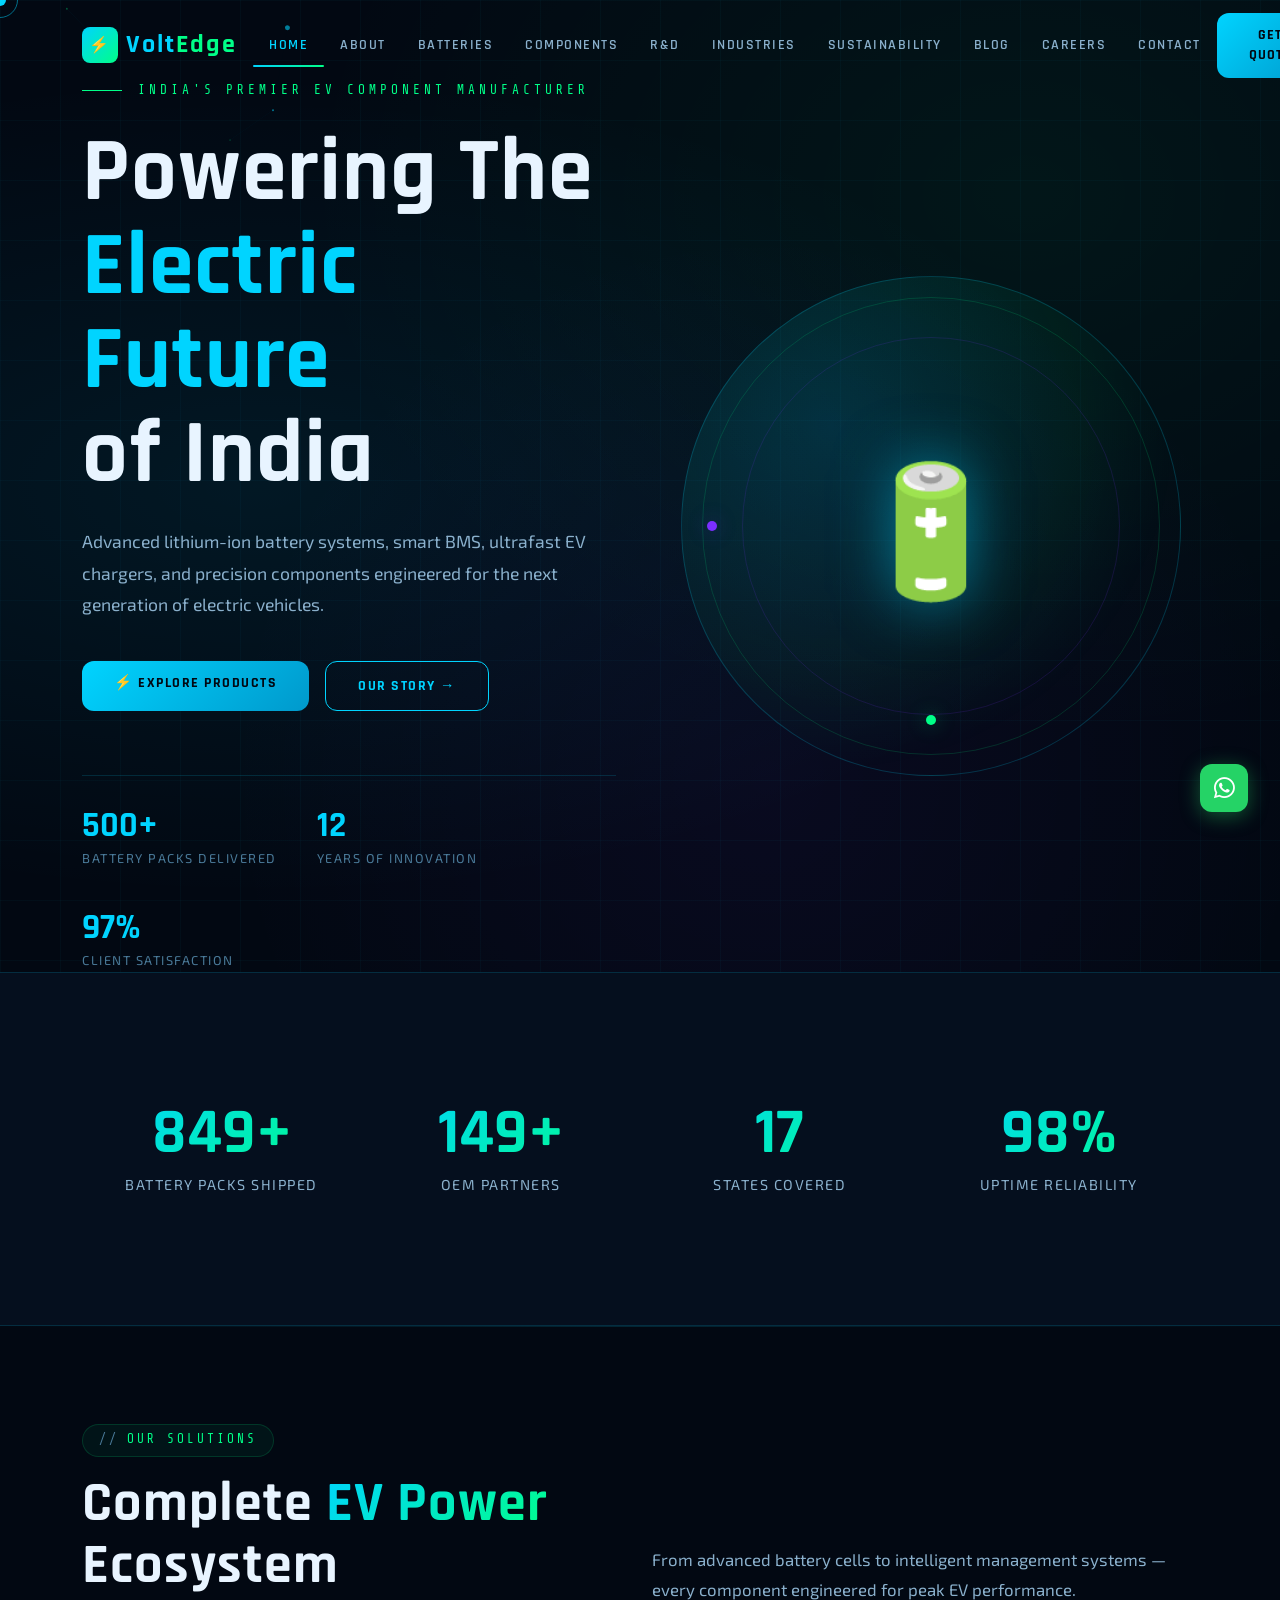
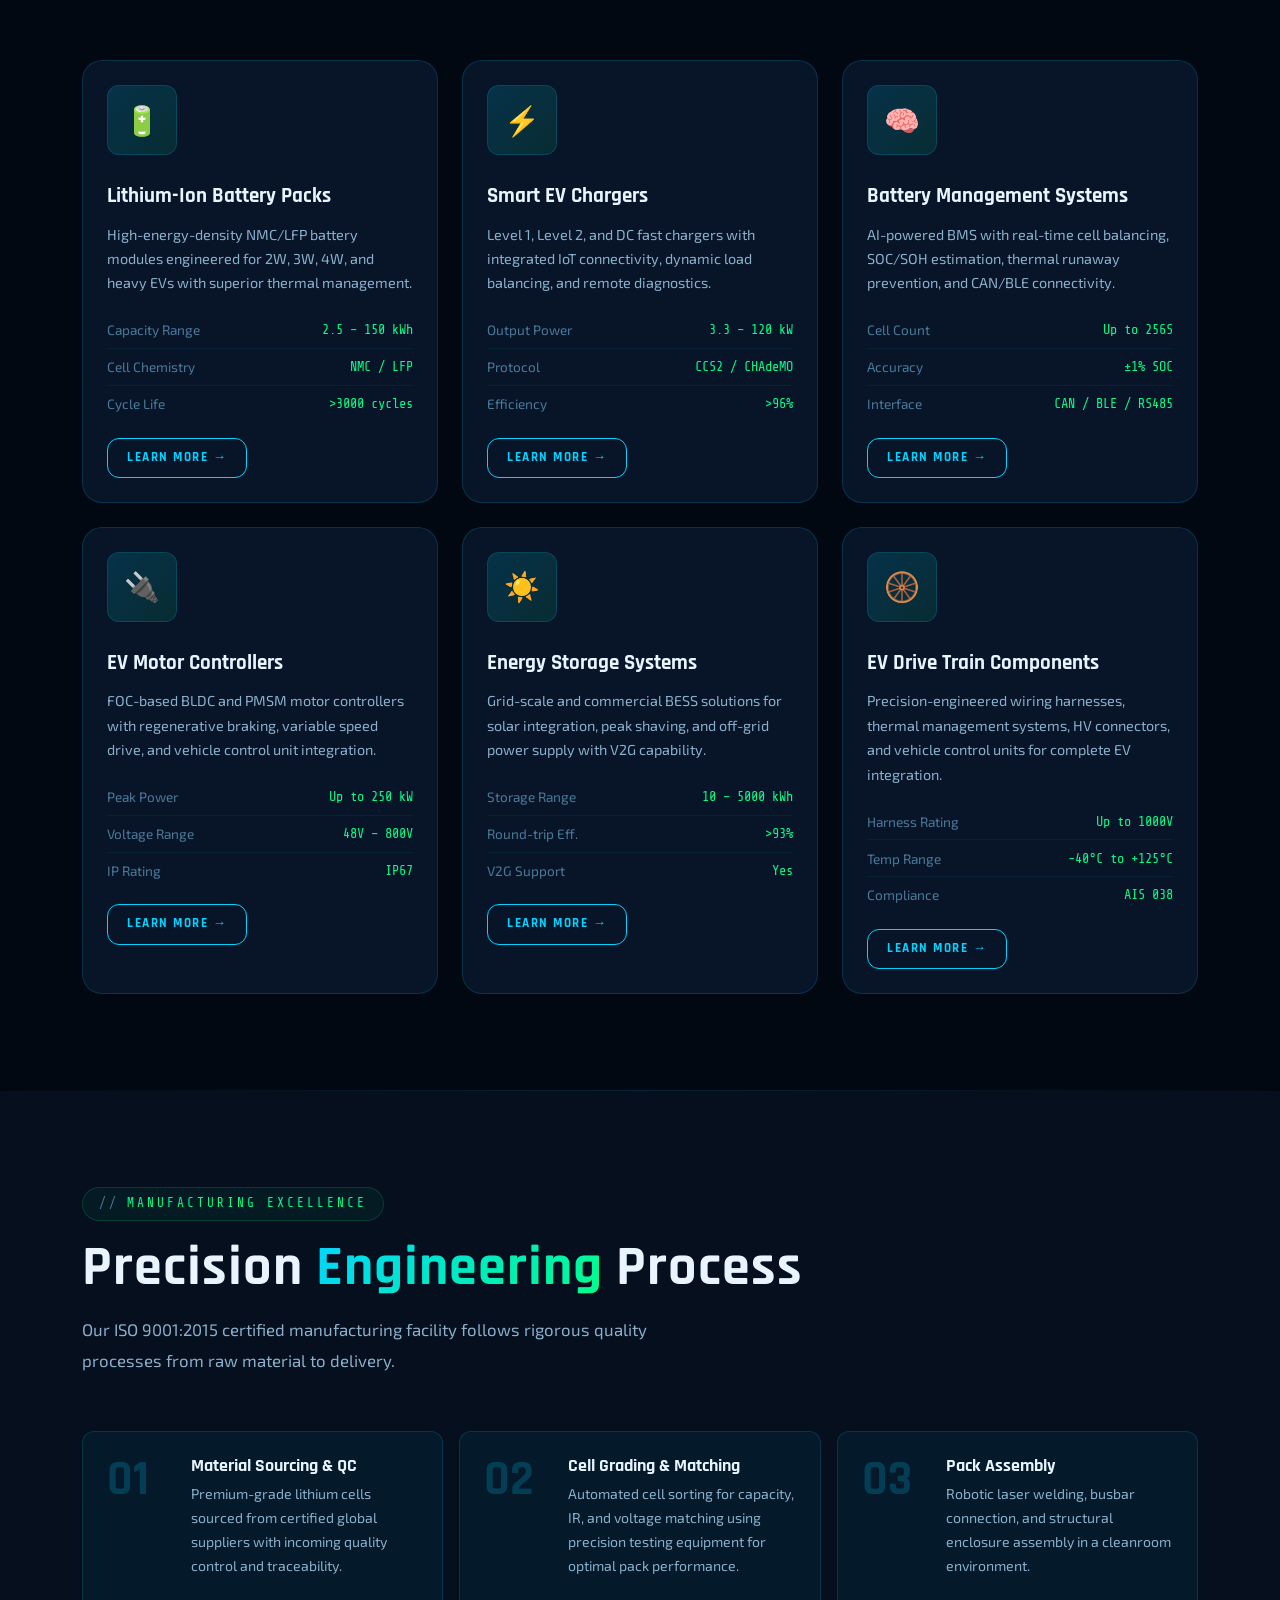
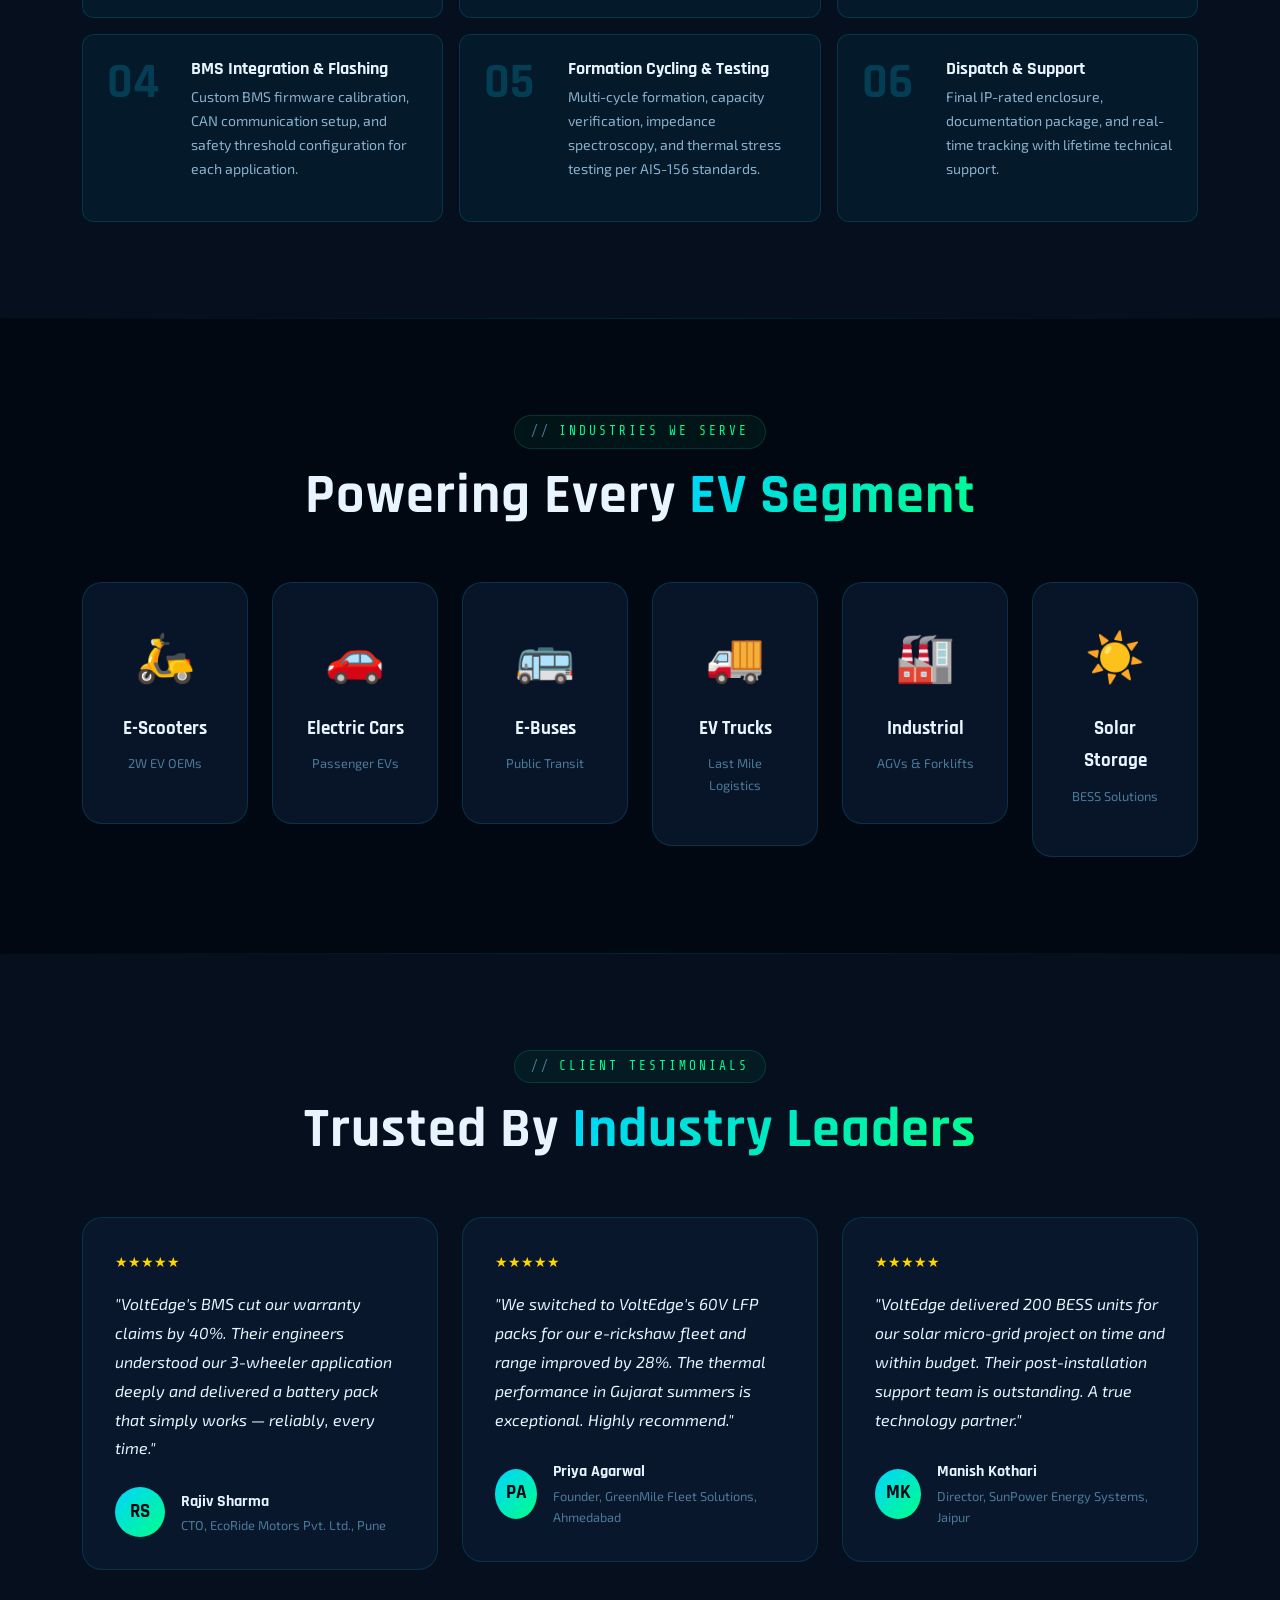
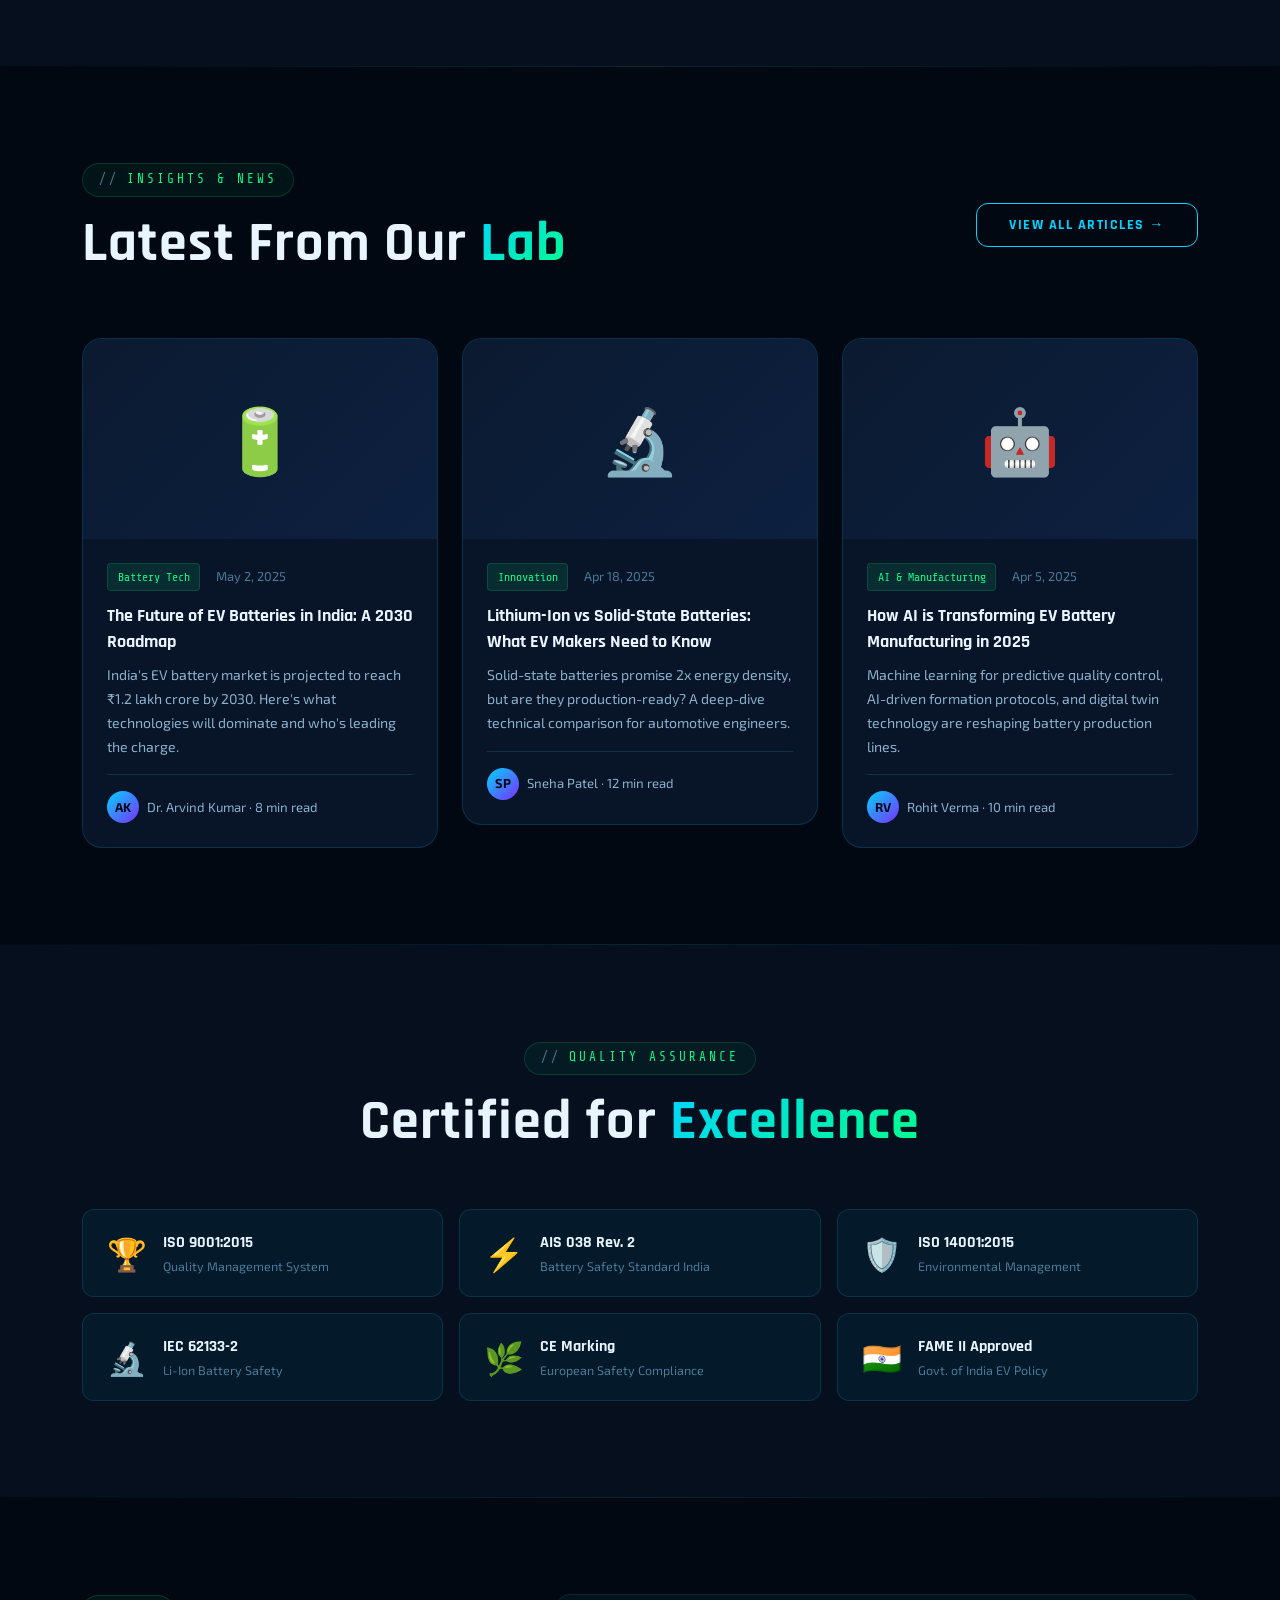
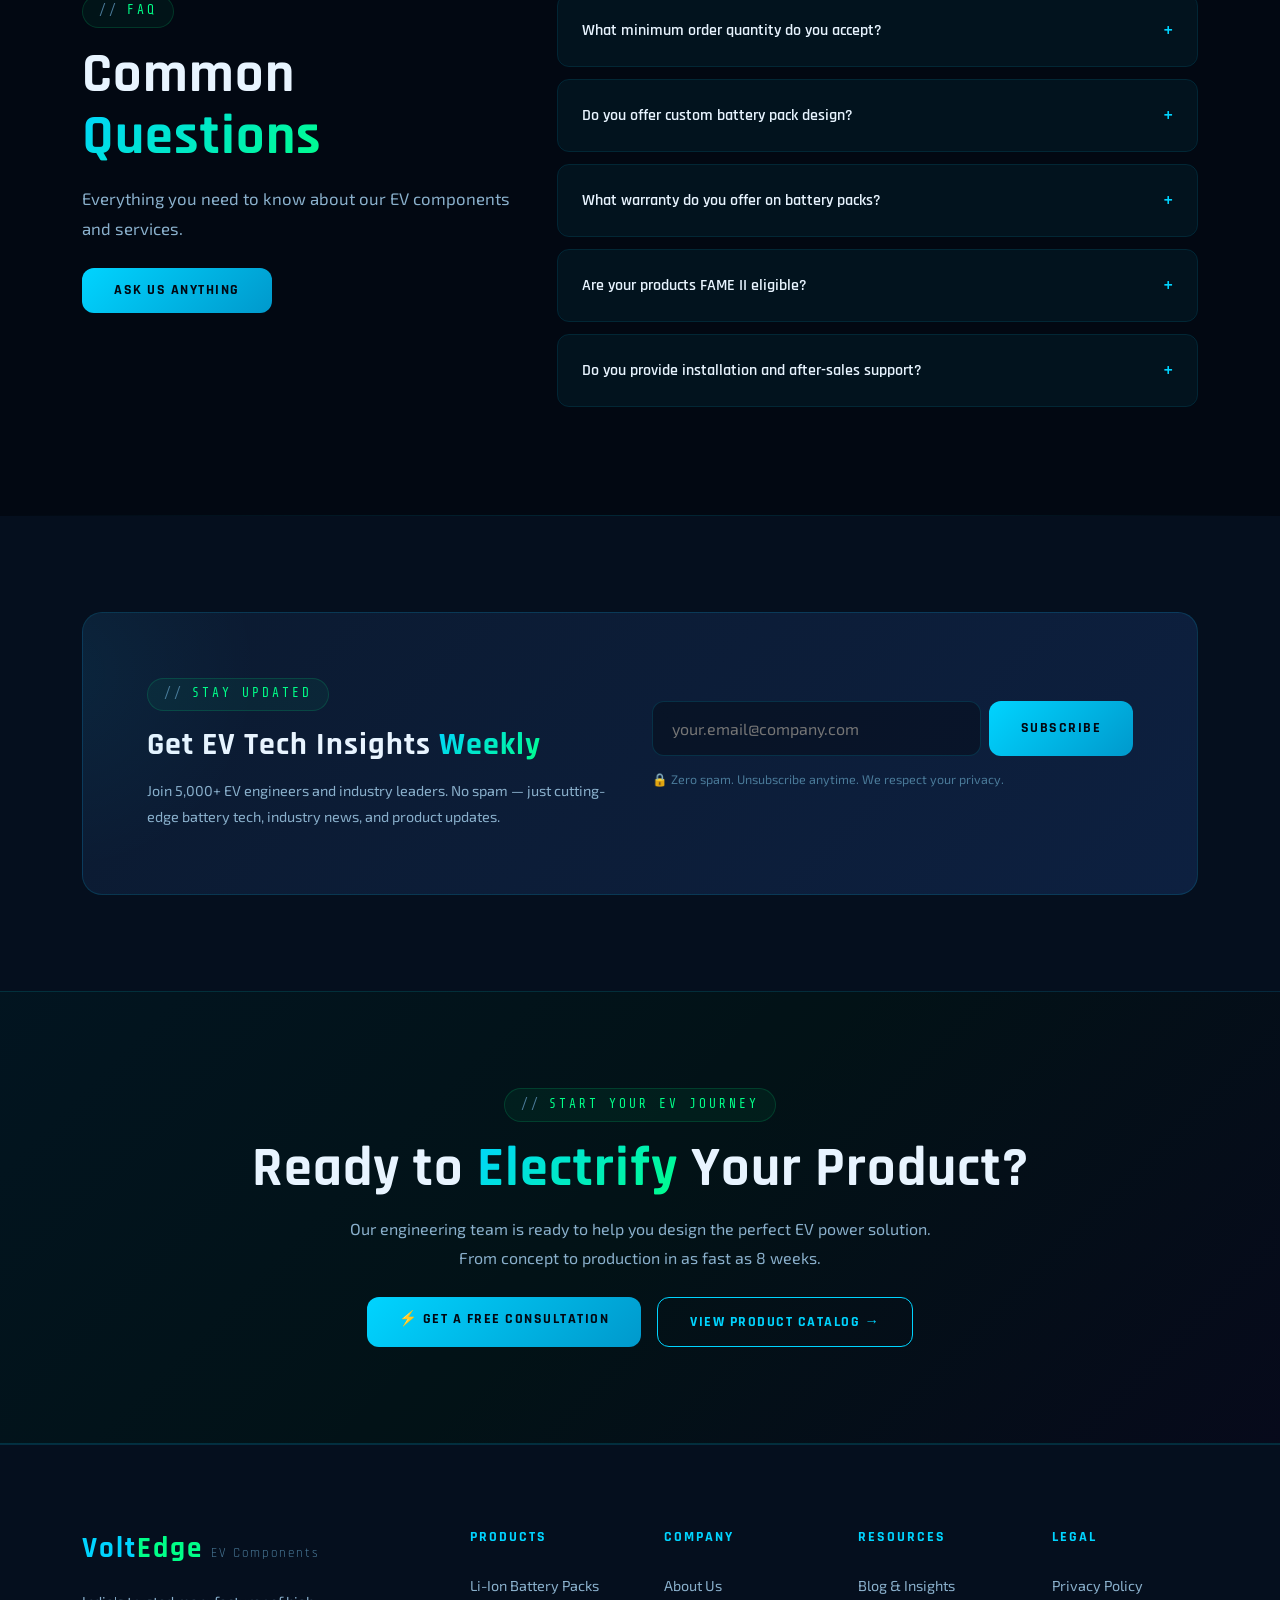
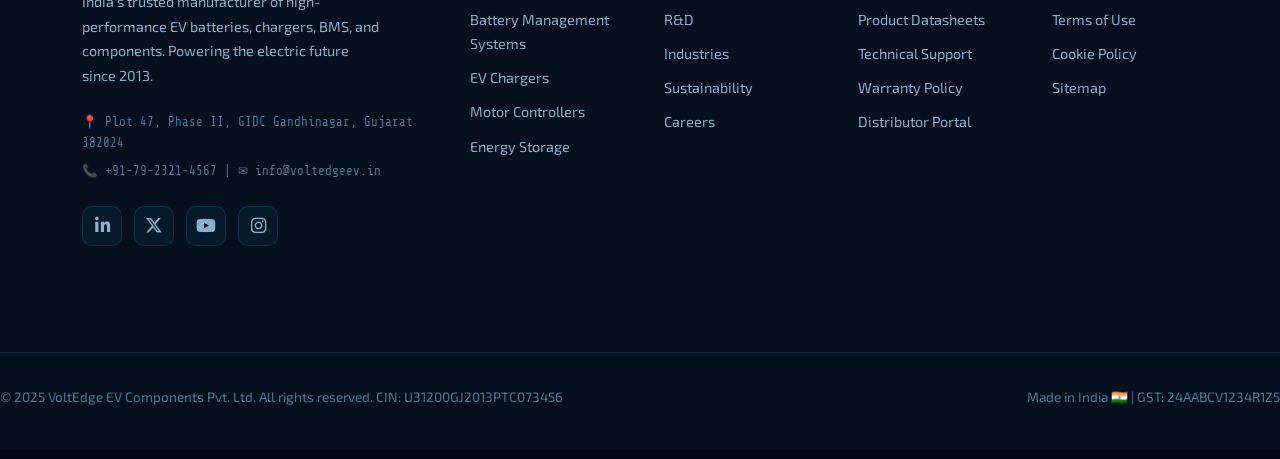
<file: index.html>
<!DOCTYPE html>
<html lang="en">
<head>
  <meta charset="UTF-8"/>
  <meta name="viewport" content="width=device-width, initial-scale=1.0"/>
  <title>VoltEdge EV Components Pvt. Ltd. | Leading EV Battery Manufacturer India</title>
  <meta name="description" content="VoltEdge EV Components – India's premier manufacturer of Lithium-Ion Battery Packs, BMS, EV Chargers & Components. Powering the electric revolution."/>
  <meta property="og:title" content="VoltEdge EV Components Pvt. Ltd."/>
  <meta property="og:description" content="India's leading EV battery and component manufacturer. Premium lithium-ion batteries, smart BMS, and fast chargers."/>
  <meta property="og:type" content="website"/>
  <meta name="theme-color" content="#00d4ff"/>
  <link rel="stylesheet" href="https://cdn.jsdelivr.net/npm/bootstrap@5.3.2/dist/css/bootstrap.min.css"/>
  <link rel="stylesheet" href="https://cdnjs.cloudflare.com/ajax/libs/font-awesome/6.5.0/css/all.min.css"/>
  <link rel="stylesheet" href="css/style.css"/>
  <script type="application/ld+json">{"@context":"https://schema.org","@type":"Organization","name":"VoltEdge EV Components Pvt. Ltd.","url":"https://voltedgeev.in","address":{"@type":"PostalAddress","streetAddress":"Plot 47, Phase II, GIDC Industrial Estate","addressLocality":"Gandhinagar","addressRegion":"Gujarat","postalCode":"382024","addressCountry":"IN"}}</script>
</head>
<body>

<!-- Loader -->
<div id="loader">
  <div class="loader-logo">⚡ VOLTEDGE</div>
  <div class="loader-bar"><div class="loader-bar-inner"></div></div>
  <div style="margin-top:1rem;font-family:var(--font-mono);font-size:0.75rem;color:var(--text3);letter-spacing:2px;">INITIALIZING SYSTEMS...</div>
</div>

<!-- Cursor -->
<div id="cursor"></div>
<div id="cursor-ring"></div>

<!-- Nav Overlay -->
<div id="nav-overlay"></div>

<!-- NAVBAR -->
<nav id="navbar" class="navbar navbar-expand-lg">
  <div class="container">
    <a class="navbar-brand" href="index.html">
      <div class="brand-icon">⚡</div>
      <span><span class="brand-volt">Volt</span><span class="brand-edge">Edge</span></span>
    </a>
    <button class="navbar-toggler" type="button" data-bs-toggle="collapse" data-bs-target="#navbarNav" aria-expanded="false" aria-label="Toggle navigation">
      <span class="toggler-line"></span>
      <span class="toggler-line"></span>
      <span class="toggler-line"></span>
    </button>
    <div class="collapse navbar-collapse" id="navbarNav">
      <ul class="navbar-nav mx-auto">
        <li class="nav-item"><a class="nav-link active" href="index.html">Home</a></li>
        <li class="nav-item"><a class="nav-link" href="about.html">About</a></li>
        <li class="nav-item"><a class="nav-link" href="battery-solutions.html">Batteries</a></li>
        <li class="nav-item"><a class="nav-link" href="components.html">Components</a></li>
        <li class="nav-item"><a class="nav-link" href="research.html">R&amp;D</a></li>
        <li class="nav-item"><a class="nav-link" href="industries.html">Industries</a></li>
        <li class="nav-item"><a class="nav-link" href="sustainability.html">Sustainability</a></li>
        <li class="nav-item"><a class="nav-link" href="blog.html">Blog</a></li>
        <li class="nav-item"><a class="nav-link" href="careers.html">Careers</a></li>
        <li class="nav-item"><a class="nav-link" href="contact.html">Contact</a></li>
      </ul>
      <div class="nav-cta">
        <a href="contact.html" class="btn btn-volt"><span>Get Quote</span></a>
      </div>
    </div>
  </div>
</nav>

<!-- HERO SECTION -->
<section class="hero-section">
  <div class="hero-bg"></div>
  <canvas id="particles-canvas"></canvas>
  <div class="hero-grid-overlay"></div>
  <div class="container">
    <div class="row align-items-center g-5" style="padding-top:5rem;">
      <div class="col-lg-6">
        <div class="hero-content">
          <div class="hero-eyebrow">India's Premier EV Component Manufacturer</div>
          <h1 class="hero-title">
            Powering The<br/>
            <em>Electric Future</em><br/>
            of India
          </h1>
          <p class="hero-desc">Advanced lithium-ion battery systems, smart BMS, ultrafast EV chargers, and precision components engineered for the next generation of electric vehicles.</p>
          <div class="hero-actions">
            <a href="battery-solutions.html" class="btn btn-volt"><span>⚡ Explore Products</span></a>
            <a href="about.html" class="btn-outline-volt">Our Story →</a>
          </div>
          <div class="hero-stats">
            <div>
              <div class="hero-stat-num"><span data-target="500" data-suffix="+">0+</span></div>
              <div class="hero-stat-label">Battery Packs Delivered</div>
            </div>
            <div>
              <div class="hero-stat-num"><span data-target="12" data-suffix="">0</span></div>
              <div class="hero-stat-label">Years of Innovation</div>
            </div>
            <div>
              <div class="hero-stat-num"><span data-target="98" data-suffix="%">0%</span></div>
              <div class="hero-stat-label">Client Satisfaction</div>
            </div>
          </div>
        </div>
      </div>
      <div class="col-lg-6">
        <div class="hero-visual">
          <div class="hero-orb">
            <div class="hero-orb-center">🔋</div>
            <div class="orbit-dot"></div>
            <div class="orbit-dot"></div>
            <div class="orbit-dot"></div>
          </div>
        </div>
      </div>
    </div>
  </div>
</section>

<!-- STATS SECTION -->
<section class="stats-section py-section">
  <div class="container">
    <div class="row g-0 text-center">
      <div class="col-6 col-md-3">
        <div class="stat-item reveal">
          <div class="stat-number"><span data-target="850" data-suffix="+">0+</span></div>
          <div class="stat-label">Battery Packs Shipped</div>
        </div>
      </div>
      <div class="col-6 col-md-3">
        <div class="stat-item reveal">
          <div class="stat-number"><span data-target="150" data-suffix="+">0+</span></div>
          <div class="stat-label">OEM Partners</div>
        </div>
      </div>
      <div class="col-6 col-md-3">
        <div class="stat-item reveal">
          <div class="stat-number"><span data-target="18" data-suffix="">0</span></div>
          <div class="stat-label">States Covered</div>
        </div>
      </div>
      <div class="col-6 col-md-3">
        <div class="stat-item reveal">
          <div class="stat-number"><span data-target="99.2" data-suffix="%">0%</span></div>
          <div class="stat-label">Uptime Reliability</div>
        </div>
      </div>
    </div>
  </div>
</section>

<div class="section-divider"></div>

<!-- PRODUCTS SECTION -->
<section class="py-section">
  <div class="container">
    <div class="row mb-section">
      <div class="col-lg-6">
        <div class="section-tag">Our Solutions</div>
        <h2 class="section-title">Complete <span class="gradient-text">EV Power</span> Ecosystem</h2>
      </div>
      <div class="col-lg-6 d-flex align-items-end">
        <p class="section-subtitle">From advanced battery cells to intelligent management systems — every component engineered for peak EV performance.</p>
      </div>
    </div>
    <div class="row g-4 stagger-children">
      <div class="col-md-6 col-xl-4">
        <div class="glass-card p-4 h-100">
          <div class="product-icon-box">🔋</div>
          <div class="product-title">Lithium-Ion Battery Packs</div>
          <div class="product-desc">High-energy-density NMC/LFP battery modules engineered for 2W, 3W, 4W, and heavy EVs with superior thermal management.</div>
          <div class="product-specs">
            <div class="product-spec"><span class="spec-key">Capacity Range</span><span class="spec-val">2.5 – 150 kWh</span></div>
            <div class="product-spec"><span class="spec-key">Cell Chemistry</span><span class="spec-val">NMC / LFP</span></div>
            <div class="product-spec"><span class="spec-key">Cycle Life</span><span class="spec-val">>3000 cycles</span></div>
          </div>
          <a href="battery-solutions.html" class="btn-outline-volt d-inline-block mt-3" style="font-size:0.82rem;padding:0.5rem 1.2rem;">Learn More →</a>
        </div>
      </div>
      <div class="col-md-6 col-xl-4">
        <div class="glass-card p-4 h-100">
          <div class="product-icon-box">⚡</div>
          <div class="product-title">Smart EV Chargers</div>
          <div class="product-desc">Level 1, Level 2, and DC fast chargers with integrated IoT connectivity, dynamic load balancing, and remote diagnostics.</div>
          <div class="product-specs">
            <div class="product-spec"><span class="spec-key">Output Power</span><span class="spec-val">3.3 – 120 kW</span></div>
            <div class="product-spec"><span class="spec-key">Protocol</span><span class="spec-val">CCS2 / CHAdeMO</span></div>
            <div class="product-spec"><span class="spec-key">Efficiency</span><span class="spec-val">>96%</span></div>
          </div>
          <a href="components.html" class="btn-outline-volt d-inline-block mt-3" style="font-size:0.82rem;padding:0.5rem 1.2rem;">Learn More →</a>
        </div>
      </div>
      <div class="col-md-6 col-xl-4">
        <div class="glass-card p-4 h-100">
          <div class="product-icon-box">🧠</div>
          <div class="product-title">Battery Management Systems</div>
          <div class="product-desc">AI-powered BMS with real-time cell balancing, SOC/SOH estimation, thermal runaway prevention, and CAN/BLE connectivity.</div>
          <div class="product-specs">
            <div class="product-spec"><span class="spec-key">Cell Count</span><span class="spec-val">Up to 256S</span></div>
            <div class="product-spec"><span class="spec-key">Accuracy</span><span class="spec-val">±1% SOC</span></div>
            <div class="product-spec"><span class="spec-key">Interface</span><span class="spec-val">CAN / BLE / RS485</span></div>
          </div>
          <a href="battery-solutions.html" class="btn-outline-volt d-inline-block mt-3" style="font-size:0.82rem;padding:0.5rem 1.2rem;">Learn More →</a>
        </div>
      </div>
      <div class="col-md-6 col-xl-4">
        <div class="glass-card p-4 h-100">
          <div class="product-icon-box">🔌</div>
          <div class="product-title">EV Motor Controllers</div>
          <div class="product-desc">FOC-based BLDC and PMSM motor controllers with regenerative braking, variable speed drive, and vehicle control unit integration.</div>
          <div class="product-specs">
            <div class="product-spec"><span class="spec-key">Peak Power</span><span class="spec-val">Up to 250 kW</span></div>
            <div class="product-spec"><span class="spec-key">Voltage Range</span><span class="spec-val">48V – 800V</span></div>
            <div class="product-spec"><span class="spec-key">IP Rating</span><span class="spec-val">IP67</span></div>
          </div>
          <a href="components.html" class="btn-outline-volt d-inline-block mt-3" style="font-size:0.82rem;padding:0.5rem 1.2rem;">Learn More →</a>
        </div>
      </div>
      <div class="col-md-6 col-xl-4">
        <div class="glass-card p-4 h-100">
          <div class="product-icon-box">☀️</div>
          <div class="product-title">Energy Storage Systems</div>
          <div class="product-desc">Grid-scale and commercial BESS solutions for solar integration, peak shaving, and off-grid power supply with V2G capability.</div>
          <div class="product-specs">
            <div class="product-spec"><span class="spec-key">Storage Range</span><span class="spec-val">10 – 5000 kWh</span></div>
            <div class="product-spec"><span class="spec-key">Round-trip Eff.</span><span class="spec-val">>93%</span></div>
            <div class="product-spec"><span class="spec-key">V2G Support</span><span class="spec-val">Yes</span></div>
          </div>
          <a href="sustainability.html" class="btn-outline-volt d-inline-block mt-3" style="font-size:0.82rem;padding:0.5rem 1.2rem;">Learn More →</a>
        </div>
      </div>
      <div class="col-md-6 col-xl-4">
        <div class="glass-card p-4 h-100">
          <div class="product-icon-box">🛞</div>
          <div class="product-title">EV Drive Train Components</div>
          <div class="product-desc">Precision-engineered wiring harnesses, thermal management systems, HV connectors, and vehicle control units for complete EV integration.</div>
          <div class="product-specs">
            <div class="product-spec"><span class="spec-key">Harness Rating</span><span class="spec-val">Up to 1000V</span></div>
            <div class="product-spec"><span class="spec-key">Temp Range</span><span class="spec-val">-40°C to +125°C</span></div>
            <div class="product-spec"><span class="spec-key">Compliance</span><span class="spec-val">AIS 038</span></div>
          </div>
          <a href="components.html" class="btn-outline-volt d-inline-block mt-3" style="font-size:0.82rem;padding:0.5rem 1.2rem;">Learn More →</a>
        </div>
      </div>
    </div>
  </div>
</section>

<div class="section-divider"></div>

<!-- MANUFACTURING PROCESS -->
<section class="py-section bg-dark-surface">
  <div class="container">
    <div class="row mb-section">
      <div class="col-lg-8">
        <div class="section-tag">Manufacturing Excellence</div>
        <h2 class="section-title">Precision <span class="gradient-text">Engineering</span> Process</h2>
        <p class="section-subtitle">Our ISO 9001:2015 certified manufacturing facility follows rigorous quality processes from raw material to delivery.</p>
      </div>
    </div>
    <div class="row g-3">
      <div class="col-md-6 col-lg-4">
        <div class="process-step reveal">
          <div class="step-number">01</div>
          <div class="step-content">
            <h5>Material Sourcing & QC</h5>
            <p>Premium-grade lithium cells sourced from certified global suppliers with incoming quality control and traceability.</p>
          </div>
        </div>
      </div>
      <div class="col-md-6 col-lg-4">
        <div class="process-step reveal">
          <div class="step-number">02</div>
          <div class="step-content">
            <h5>Cell Grading & Matching</h5>
            <p>Automated cell sorting for capacity, IR, and voltage matching using precision testing equipment for optimal pack performance.</p>
          </div>
        </div>
      </div>
      <div class="col-md-6 col-lg-4">
        <div class="process-step reveal">
          <div class="step-number">03</div>
          <div class="step-content">
            <h5>Pack Assembly</h5>
            <p>Robotic laser welding, busbar connection, and structural enclosure assembly in a cleanroom environment.</p>
          </div>
        </div>
      </div>
      <div class="col-md-6 col-lg-4">
        <div class="process-step reveal">
          <div class="step-number">04</div>
          <div class="step-content">
            <h5>BMS Integration & Flashing</h5>
            <p>Custom BMS firmware calibration, CAN communication setup, and safety threshold configuration for each application.</p>
          </div>
        </div>
      </div>
      <div class="col-md-6 col-lg-4">
        <div class="process-step reveal">
          <div class="step-number">05</div>
          <div class="step-content">
            <h5>Formation Cycling & Testing</h5>
            <p>Multi-cycle formation, capacity verification, impedance spectroscopy, and thermal stress testing per AIS-156 standards.</p>
          </div>
        </div>
      </div>
      <div class="col-md-6 col-lg-4">
        <div class="process-step reveal">
          <div class="step-number">06</div>
          <div class="step-content">
            <h5>Dispatch & Support</h5>
            <p>Final IP-rated enclosure, documentation package, and real-time tracking with lifetime technical support.</p>
          </div>
        </div>
      </div>
    </div>
  </div>
</section>

<div class="section-divider"></div>

<!-- INDUSTRIES -->
<section class="py-section">
  <div class="container">
    <div class="text-center mb-section">
      <div class="section-tag">Industries We Serve</div>
      <h2 class="section-title">Powering Every <span class="gradient-text">EV Segment</span></h2>
    </div>
    <div class="row g-4">
      <div class="col-6 col-md-4 col-lg-2">
        <div class="industry-card reveal">
          <div class="industry-icon">🛵</div>
          <div class="industry-title">E-Scooters</div>
          <p style="font-size:0.8rem;color:var(--text3);">2W EV OEMs</p>
        </div>
      </div>
      <div class="col-6 col-md-4 col-lg-2">
        <div class="industry-card reveal">
          <div class="industry-icon">🚗</div>
          <div class="industry-title">Electric Cars</div>
          <p style="font-size:0.8rem;color:var(--text3);">Passenger EVs</p>
        </div>
      </div>
      <div class="col-6 col-md-4 col-lg-2">
        <div class="industry-card reveal">
          <div class="industry-icon">🚌</div>
          <div class="industry-title">E-Buses</div>
          <p style="font-size:0.8rem;color:var(--text3);">Public Transit</p>
        </div>
      </div>
      <div class="col-6 col-md-4 col-lg-2">
        <div class="industry-card reveal">
          <div class="industry-icon">🚚</div>
          <div class="industry-title">EV Trucks</div>
          <p style="font-size:0.8rem;color:var(--text3);">Last Mile Logistics</p>
        </div>
      </div>
      <div class="col-6 col-md-4 col-lg-2">
        <div class="industry-card reveal">
          <div class="industry-icon">🏭</div>
          <div class="industry-title">Industrial</div>
          <p style="font-size:0.8rem;color:var(--text3);">AGVs & Forklifts</p>
        </div>
      </div>
      <div class="col-6 col-md-4 col-lg-2">
        <div class="industry-card reveal">
          <div class="industry-icon">☀️</div>
          <div class="industry-title">Solar Storage</div>
          <p style="font-size:0.8rem;color:var(--text3);">BESS Solutions</p>
        </div>
      </div>
    </div>
  </div>
</section>

<div class="section-divider"></div>

<!-- TESTIMONIALS -->
<section class="py-section bg-dark-surface">
  <div class="container">
    <div class="text-center mb-section">
      <div class="section-tag">Client Testimonials</div>
      <h2 class="section-title">Trusted By <span class="gradient-text">Industry Leaders</span></h2>
    </div>
    <div class="row g-4">
      <div class="col-md-4">
        <div class="testimonial-card reveal">
          <div class="stars">★★★★★</div>
          <p class="testimonial-text">"VoltEdge's BMS cut our warranty claims by 40%. Their engineers understood our 3-wheeler application deeply and delivered a battery pack that simply works — reliably, every time."</p>
          <div class="testimonial-author">
            <div class="author-avatar">RS</div>
            <div>
              <div class="author-name">Rajiv Sharma</div>
              <div class="author-role">CTO, EcoRide Motors Pvt. Ltd., Pune</div>
            </div>
          </div>
        </div>
      </div>
      <div class="col-md-4">
        <div class="testimonial-card reveal">
          <div class="stars">★★★★★</div>
          <p class="testimonial-text">"We switched to VoltEdge's 60V LFP packs for our e-rickshaw fleet and range improved by 28%. The thermal performance in Gujarat summers is exceptional. Highly recommend."</p>
          <div class="testimonial-author">
            <div class="author-avatar">PA</div>
            <div>
              <div class="author-name">Priya Agarwal</div>
              <div class="author-role">Founder, GreenMile Fleet Solutions, Ahmedabad</div>
            </div>
          </div>
        </div>
      </div>
      <div class="col-md-4">
        <div class="testimonial-card reveal">
          <div class="stars">★★★★★</div>
          <p class="testimonial-text">"VoltEdge delivered 200 BESS units for our solar micro-grid project on time and within budget. Their post-installation support team is outstanding. A true technology partner."</p>
          <div class="testimonial-author">
            <div class="author-avatar">MK</div>
            <div>
              <div class="author-name">Manish Kothari</div>
              <div class="author-role">Director, SunPower Energy Systems, Jaipur</div>
            </div>
          </div>
        </div>
      </div>
    </div>
  </div>
</section>

<div class="section-divider"></div>

<!-- BLOG PREVIEW -->
<section class="py-section">
  <div class="container">
    <div class="row align-items-center mb-section">
      <div class="col-lg-8">
        <div class="section-tag">Insights & News</div>
        <h2 class="section-title">Latest From Our <span class="gradient-text">Lab</span></h2>
      </div>
      <div class="col-lg-4 text-lg-end mt-3 mt-lg-0">
        <a href="blog.html" class="btn-outline-volt">View All Articles →</a>
      </div>
    </div>
    <div class="row g-4">
      <div class="col-md-4">
        <div class="blog-card reveal">
          <div class="blog-img">🔋</div>
          <div class="p-4">
            <div class="blog-meta"><span class="blog-tag">Battery Tech</span><span class="blog-date">May 2, 2025</span></div>
            <div class="blog-title">The Future of EV Batteries in India: A 2030 Roadmap</div>
            <div class="blog-excerpt">India's EV battery market is projected to reach ₹1.2 lakh crore by 2030. Here's what technologies will dominate and who's leading the charge.</div>
            <div class="blog-author">
              <div class="author-mini-avatar">AK</div>
              <span class="author-mini-name">Dr. Arvind Kumar · 8 min read</span>
            </div>
          </div>
        </div>
      </div>
      <div class="col-md-4">
        <div class="blog-card reveal">
          <div class="blog-img">🔬</div>
          <div class="p-4">
            <div class="blog-meta"><span class="blog-tag">Innovation</span><span class="blog-date">Apr 18, 2025</span></div>
            <div class="blog-title">Lithium-Ion vs Solid-State Batteries: What EV Makers Need to Know</div>
            <div class="blog-excerpt">Solid-state batteries promise 2x energy density, but are they production-ready? A deep-dive technical comparison for automotive engineers.</div>
            <div class="blog-author">
              <div class="author-mini-avatar">SP</div>
              <span class="author-mini-name">Sneha Patel · 12 min read</span>
            </div>
          </div>
        </div>
      </div>
      <div class="col-md-4">
        <div class="blog-card reveal">
          <div class="blog-img">🤖</div>
          <div class="p-4">
            <div class="blog-meta"><span class="blog-tag">AI & Manufacturing</span><span class="blog-date">Apr 5, 2025</span></div>
            <div class="blog-title">How AI is Transforming EV Battery Manufacturing in 2025</div>
            <div class="blog-excerpt">Machine learning for predictive quality control, AI-driven formation protocols, and digital twin technology are reshaping battery production lines.</div>
            <div class="blog-author">
              <div class="author-mini-avatar">RV</div>
              <span class="author-mini-name">Rohit Verma · 10 min read</span>
            </div>
          </div>
        </div>
      </div>
    </div>
  </div>
</section>

<div class="section-divider"></div>

<!-- CERTIFICATIONS -->
<section class="py-section bg-dark-surface">
  <div class="container">
    <div class="text-center mb-section">
      <div class="section-tag">Quality Assurance</div>
      <h2 class="section-title">Certified for <span class="gradient-text">Excellence</span></h2>
    </div>
    <div class="row g-3">
      <div class="col-md-6 col-lg-4">
        <div class="cert-badge reveal">
          <div class="cert-icon">🏆</div>
          <div><div class="cert-name">ISO 9001:2015</div><div class="cert-issued">Quality Management System</div></div>
        </div>
      </div>
      <div class="col-md-6 col-lg-4">
        <div class="cert-badge reveal">
          <div class="cert-icon">⚡</div>
          <div><div class="cert-name">AIS 038 Rev. 2</div><div class="cert-issued">Battery Safety Standard India</div></div>
        </div>
      </div>
      <div class="col-md-6 col-lg-4">
        <div class="cert-badge reveal">
          <div class="cert-icon">🛡️</div>
          <div><div class="cert-name">ISO 14001:2015</div><div class="cert-issued">Environmental Management</div></div>
        </div>
      </div>
      <div class="col-md-6 col-lg-4">
        <div class="cert-badge reveal">
          <div class="cert-icon">🔬</div>
          <div><div class="cert-name">IEC 62133-2</div><div class="cert-issued">Li-Ion Battery Safety</div></div>
        </div>
      </div>
      <div class="col-md-6 col-lg-4">
        <div class="cert-badge reveal">
          <div class="cert-icon">🌿</div>
          <div><div class="cert-name">CE Marking</div><div class="cert-issued">European Safety Compliance</div></div>
        </div>
      </div>
      <div class="col-md-6 col-lg-4">
        <div class="cert-badge reveal">
          <div class="cert-icon">🇮🇳</div>
          <div><div class="cert-name">FAME II Approved</div><div class="cert-issued">Govt. of India EV Policy</div></div>
        </div>
      </div>
    </div>
  </div>
</section>

<div class="section-divider"></div>

<!-- FAQ -->
<section class="py-section">
  <div class="container">
    <div class="row">
      <div class="col-lg-5 mb-5 mb-lg-0">
        <div class="section-tag">FAQ</div>
        <h2 class="section-title">Common <span class="gradient-text">Questions</span></h2>
        <p class="section-subtitle">Everything you need to know about our EV components and services.</p>
        <a href="contact.html" class="btn btn-volt mt-4"><span>Ask Us Anything</span></a>
      </div>
      <div class="col-lg-7">
        <div class="faq-item">
          <div class="faq-question">What minimum order quantity do you accept?<span class="faq-icon">+</span></div>
          <div class="faq-answer"><div class="faq-answer-inner">We accept MOQs starting from 10 units for battery packs and 50 units for BMS modules. For prototyping and R&D, we accept single-unit orders. Contact our sales team for custom requirements.</div></div>
        </div>
        <div class="faq-item">
          <div class="faq-question">Do you offer custom battery pack design?<span class="faq-icon">+</span></div>
          <div class="faq-answer"><div class="faq-answer-inner">Yes, our engineering team specializes in custom battery pack design. We handle everything from cell selection and pack architecture to BMS firmware and mechanical enclosure design. Typical lead time for custom development is 8–12 weeks.</div></div>
        </div>
        <div class="faq-item">
          <div class="faq-question">What warranty do you offer on battery packs?<span class="faq-icon">+</span></div>
          <div class="faq-answer"><div class="faq-answer-inner">Our standard battery packs come with a 2-year or 1000-cycle warranty (whichever is first). Premium packs qualify for extended 3-year warranty programs. Our BMS includes lifetime firmware update support.</div></div>
        </div>
        <div class="faq-item">
          <div class="faq-question">Are your products FAME II eligible?<span class="faq-icon">+</span></div>
          <div class="faq-answer"><div class="faq-answer-inner">Yes, our battery packs and EV components meet all FAME II and PLI scheme requirements. We provide complete documentation for subsidy claims and have helped over 50 OEM partners with their FAME II applications.</div></div>
        </div>
        <div class="faq-item">
          <div class="faq-question">Do you provide installation and after-sales support?<span class="faq-icon">+</span></div>
          <div class="faq-answer"><div class="faq-answer-inner">Absolutely. We offer on-site installation assistance, integration support, and 24/7 technical helpdesk. Our service network covers 18 states across India with authorized service partners.</div></div>
        </div>
      </div>
    </div>
  </div>
</section>

<div class="section-divider"></div>

<!-- NEWSLETTER -->
<section class="py-section bg-dark-surface">
  <div class="container">
    <div class="newsletter-section">
      <div class="row align-items-center">
        <div class="col-lg-6 mb-4 mb-lg-0">
          <div class="section-tag">Stay Updated</div>
          <h2 class="section-title" style="font-size:2rem;">Get EV Tech Insights <span class="gradient-text">Weekly</span></h2>
          <p class="section-subtitle" style="font-size:0.9rem;">Join 5,000+ EV engineers and industry leaders. No spam — just cutting-edge battery tech, industry news, and product updates.</p>
        </div>
        <div class="col-lg-6">
          <form class="newsletter-form">
            <div class="newsletter-input-group">
              <input class="newsletter-input" type="email" placeholder="your.email@company.com" required/>
              <button type="submit" class="btn btn-volt"><span>Subscribe</span></button>
            </div>
          </form>
          <p style="font-size:0.78rem;color:var(--text3);margin-top:0.8rem;">🔒 Zero spam. Unsubscribe anytime. We respect your privacy.</p>
        </div>
      </div>
    </div>
  </div>
</section>

<!-- CTA BANNER -->
<section class="cta-section">
  <div class="container text-center">
    <div class="section-tag" style="justify-content:center;">Start Your EV Journey</div>
    <h2 class="section-title mb-3">Ready to <span class="gradient-text">Electrify</span> Your Product?</h2>
    <p class="section-subtitle mx-auto mb-4" style="font-size:1rem;">Our engineering team is ready to help you design the perfect EV power solution. From concept to production in as fast as 8 weeks.</p>
    <div class="d-flex gap-3 justify-content-center flex-wrap">
      <a href="contact.html" class="btn btn-volt"><span>⚡ Get a Free Consultation</span></a>
      <a href="battery-solutions.html" class="btn-outline-volt">View Product Catalog →</a>
    </div>
  </div>
</section>

<!-- FOOTER -->
<footer class="footer">
  <div class="container">
    <div class="row g-5">
      <div class="col-lg-4">
        <div class="footer-brand"><span class="brand-volt">Volt</span><span class="brand-edge">Edge</span> <span style="color:var(--text3);font-size:0.8rem;font-weight:400;">EV Components</span></div>
        <p class="footer-desc">India's trusted manufacturer of high-performance EV batteries, chargers, BMS, and components. Powering the electric future since 2013.</p>
        <div style="font-family:var(--font-mono);font-size:0.78rem;color:var(--text3);">
          <div>📍 Plot 47, Phase II, GIDC Gandhinagar, Gujarat 382024</div>
          <div style="margin-top:0.4rem;">📞 +91-79-2321-4567 | ✉ info@voltedgeev.in</div>
        </div>
        <div class="social-links">
          <a class="social-btn" href="#" title="LinkedIn"><i class="fab fa-linkedin-in"></i></a>
          <a class="social-btn" href="#" title="Twitter/X"><i class="fab fa-x-twitter"></i></a>
          <a class="social-btn" href="#" title="YouTube"><i class="fab fa-youtube"></i></a>
          <a class="social-btn" href="#" title="Instagram"><i class="fab fa-instagram"></i></a>
        </div>
      </div>
      <div class="col-sm-6 col-lg-2">
        <div class="footer-heading">Products</div>
        <a class="footer-link" href="battery-solutions.html">Li-Ion Battery Packs</a>
        <a class="footer-link" href="battery-solutions.html">Battery Management Systems</a>
        <a class="footer-link" href="components.html">EV Chargers</a>
        <a class="footer-link" href="components.html">Motor Controllers</a>
        <a class="footer-link" href="sustainability.html">Energy Storage</a>
      </div>
      <div class="col-sm-6 col-lg-2">
        <div class="footer-heading">Company</div>
        <a class="footer-link" href="about.html">About Us</a>
        <a class="footer-link" href="research.html">R&D</a>
        <a class="footer-link" href="industries.html">Industries</a>
        <a class="footer-link" href="sustainability.html">Sustainability</a>
        <a class="footer-link" href="careers.html">Careers</a>
      </div>
      <div class="col-sm-6 col-lg-2">
        <div class="footer-heading">Resources</div>
        <a class="footer-link" href="blog.html">Blog & Insights</a>
        <a class="footer-link" href="#">Product Datasheets</a>
        <a class="footer-link" href="#">Technical Support</a>
        <a class="footer-link" href="#">Warranty Policy</a>
        <a class="footer-link" href="#">Distributor Portal</a>
      </div>
      <div class="col-sm-6 col-lg-2">
        <div class="footer-heading">Legal</div>
        <a class="footer-link" href="#">Privacy Policy</a>
        <a class="footer-link" href="#">Terms of Use</a>
        <a class="footer-link" href="#">Cookie Policy</a>
        <a class="footer-link" href="#">Sitemap</div>
      </div>
    </div>
    <div class="footer-bottom">
      <div class="footer-bottom-text">© 2025 VoltEdge EV Components Pvt. Ltd. All rights reserved. CIN: U31200GJ2013PTC073456</div>
      <div class="footer-bottom-text">Made in India 🇮🇳 | GST: 24AABCV1234R1Z5</div>
    </div>
  </div>
</footer>

<!-- WhatsApp Float -->
<a href="https://wa.me/917923214567" class="wa-float" title="Chat on WhatsApp"><i class="fab fa-whatsapp"></i></a>
<!-- Back to Top -->
<button id="back-to-top" title="Back to Top"><i class="fas fa-chevron-up"></i></button>

<script src="https://cdn.jsdelivr.net/npm/bootstrap@5.3.2/dist/js/bootstrap.bundle.min.js"></script>
<script src="js/script.js"></script>
</body>
</html>
</file>
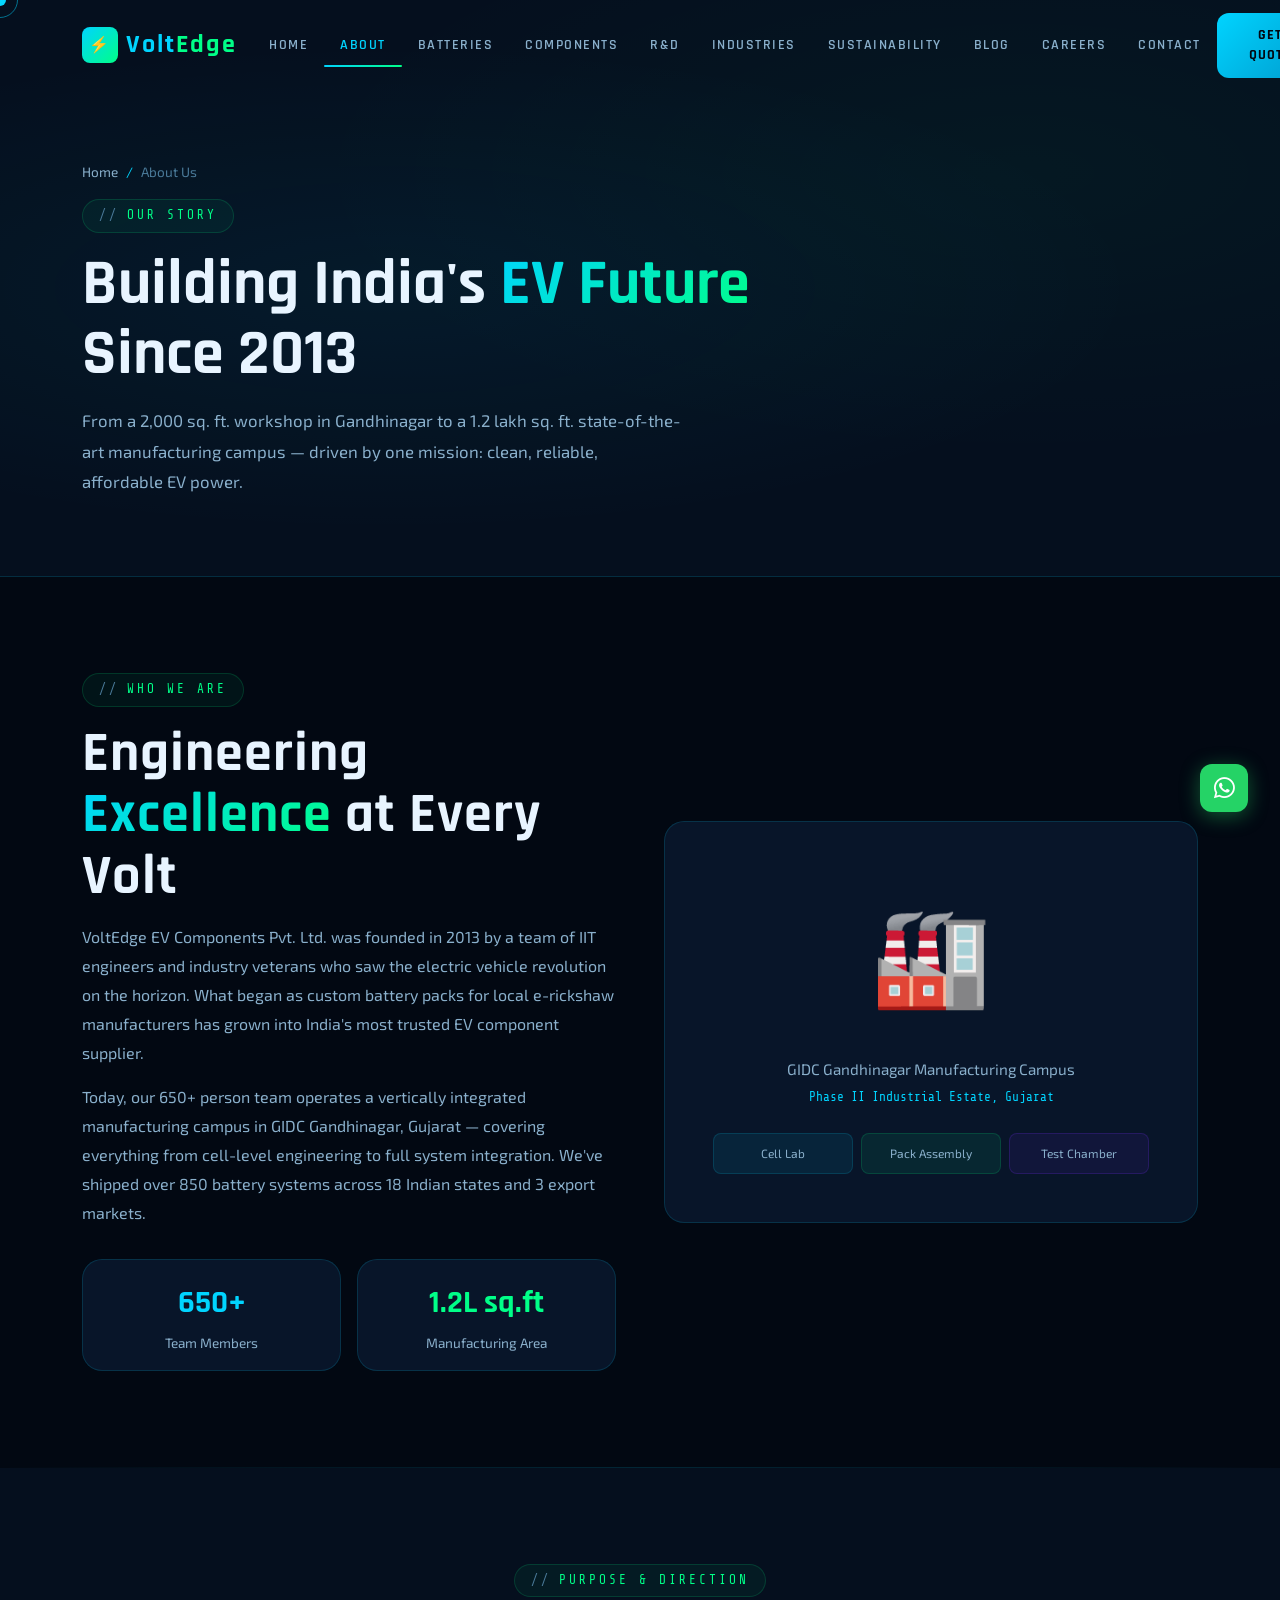
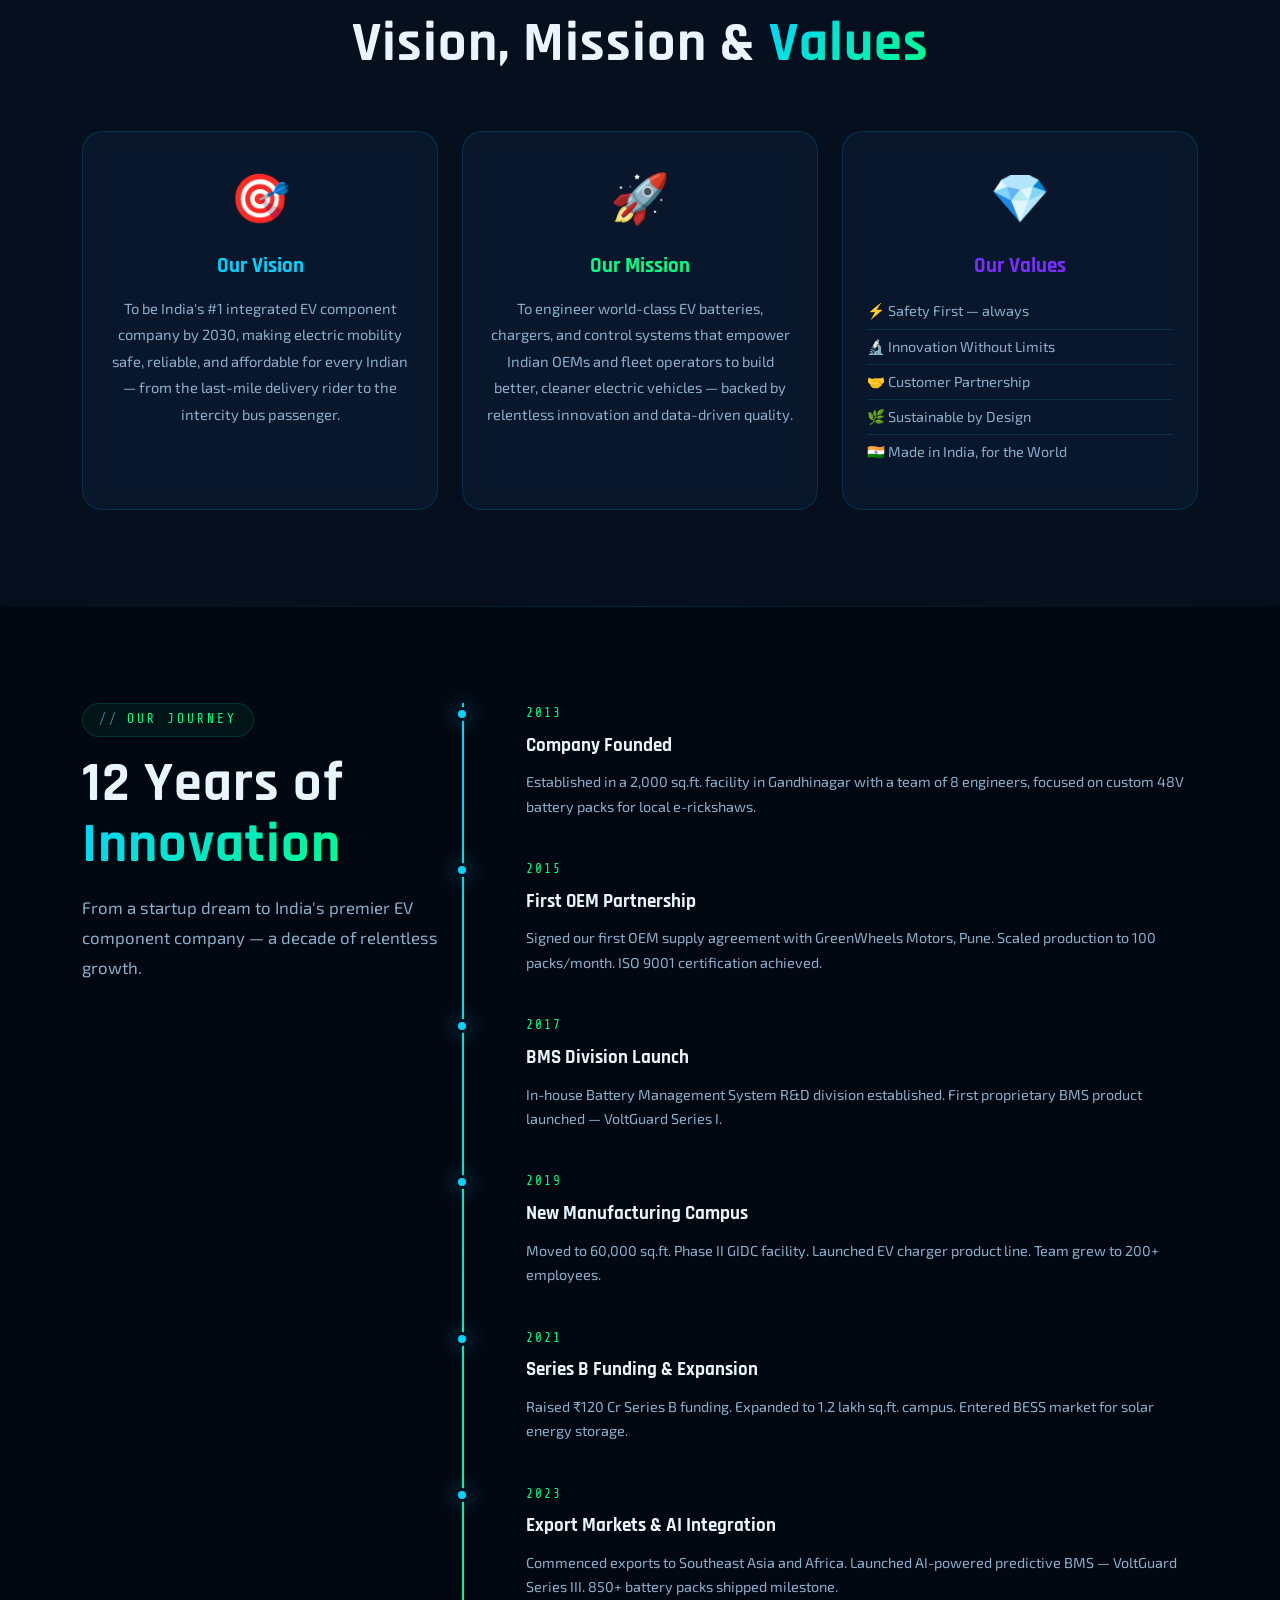
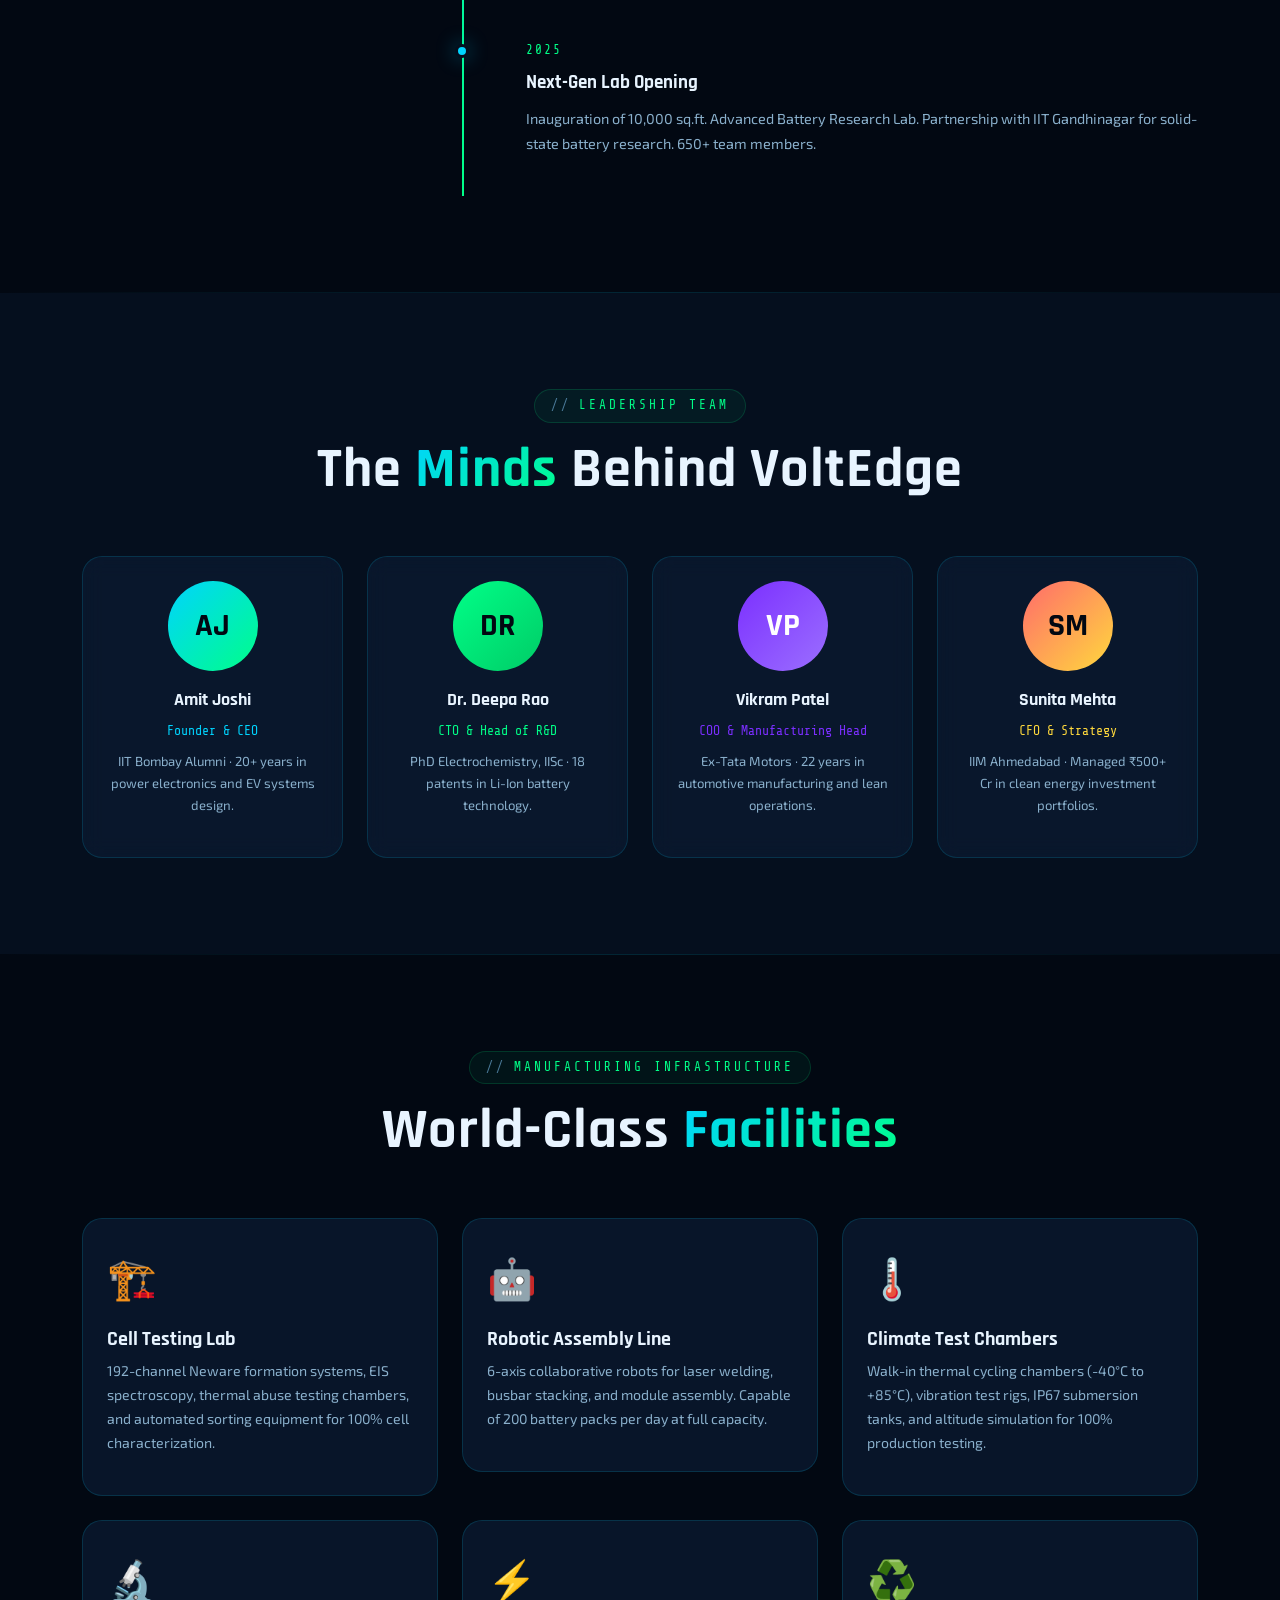
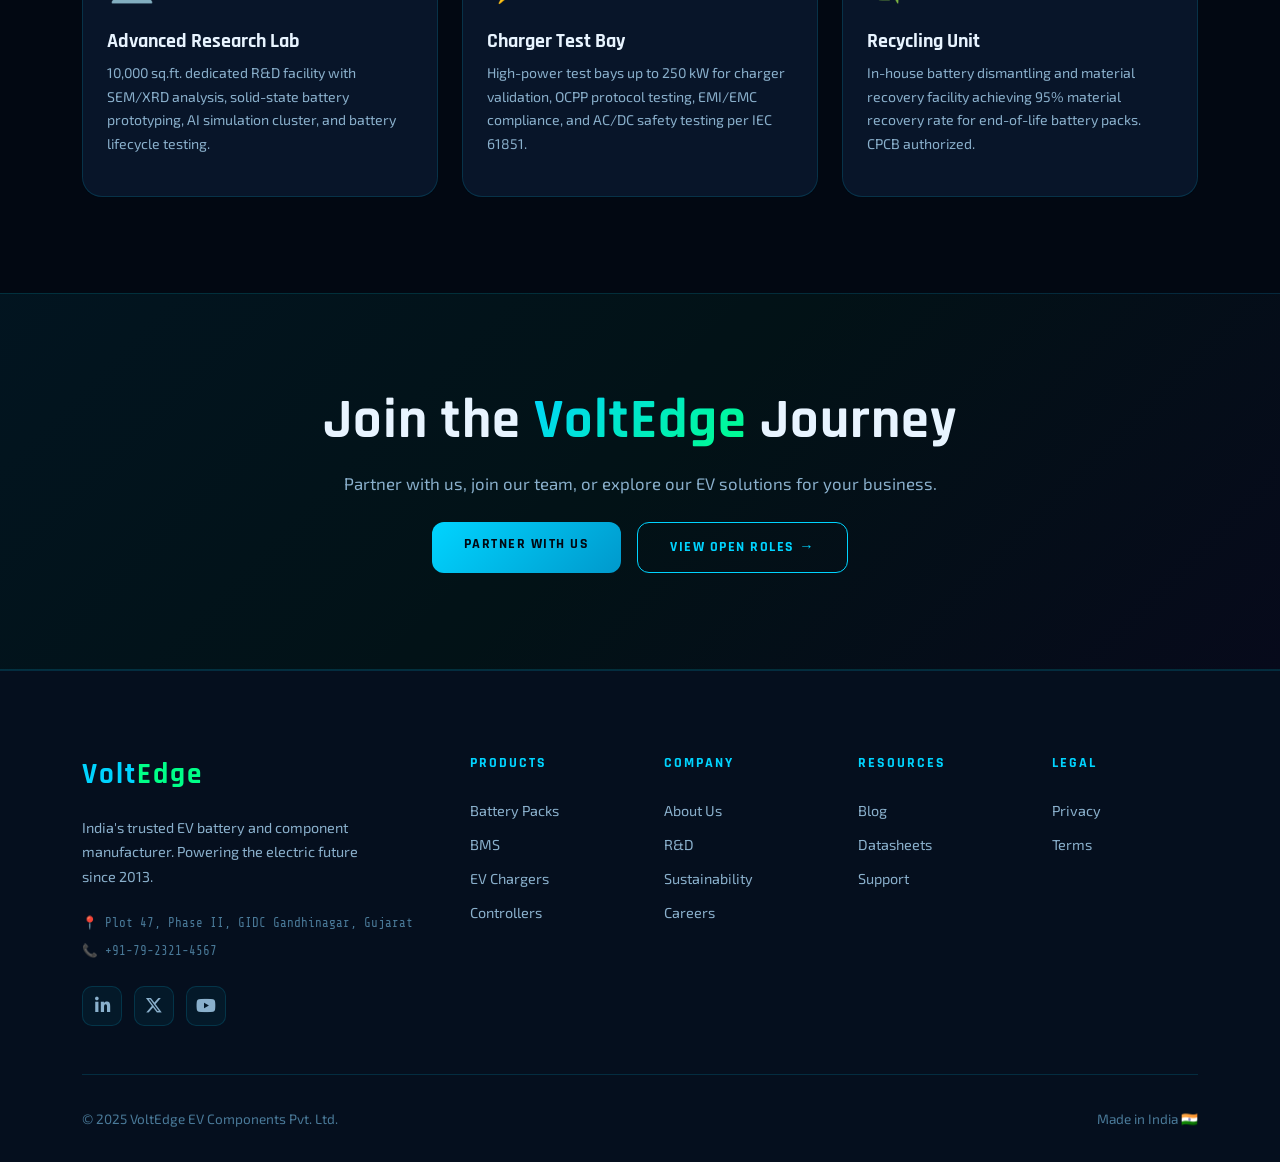
<file: about.html>
<!DOCTYPE html>
<html lang="en">
<head>
  <meta charset="UTF-8"/><meta name="viewport" content="width=device-width, initial-scale=1.0"/>
  <title>About Us | VoltEdge EV Components Pvt. Ltd.</title>
  <meta name="description" content="Learn about VoltEdge EV Components – our story, vision, leadership team, and state-of-the-art manufacturing facility in Gandhinagar, Gujarat."/>
  <link rel="stylesheet" href="https://cdn.jsdelivr.net/npm/bootstrap@5.3.2/dist/css/bootstrap.min.css"/>
  <link rel="stylesheet" href="https://cdnjs.cloudflare.com/ajax/libs/font-awesome/6.5.0/css/all.min.css"/>
  <link rel="stylesheet" href="css/style.css"/>
</head>
<body>
<div id="loader"><div class="loader-logo">⚡ VOLTEDGE</div><div class="loader-bar"><div class="loader-bar-inner"></div></div></div>
<div id="cursor"></div><div id="cursor-ring"></div>
<div id="nav-overlay"></div>

<nav id="navbar" class="navbar navbar-expand-lg">
  <div class="container">
    <a class="navbar-brand" href="index.html"><div class="brand-icon">⚡</div><span><span class="brand-volt">Volt</span><span class="brand-edge">Edge</span></span></a>
    <button class="navbar-toggler" type="button" data-bs-toggle="collapse" data-bs-target="#navbarNav" aria-expanded="false">
      <span class="toggler-line"></span><span class="toggler-line"></span><span class="toggler-line"></span>
    </button>
    <div class="collapse navbar-collapse" id="navbarNav">
      <ul class="navbar-nav mx-auto">
        <li class="nav-item"><a class="nav-link" href="index.html">Home</a></li>
        <li class="nav-item"><a class="nav-link active" href="about.html">About</a></li>
        <li class="nav-item"><a class="nav-link" href="battery-solutions.html">Batteries</a></li>
        <li class="nav-item"><a class="nav-link" href="components.html">Components</a></li>
        <li class="nav-item"><a class="nav-link" href="research.html">R&amp;D</a></li>
        <li class="nav-item"><a class="nav-link" href="industries.html">Industries</a></li>
        <li class="nav-item"><a class="nav-link" href="sustainability.html">Sustainability</a></li>
        <li class="nav-item"><a class="nav-link" href="blog.html">Blog</a></li>
        <li class="nav-item"><a class="nav-link" href="careers.html">Careers</a></li>
        <li class="nav-item"><a class="nav-link" href="contact.html">Contact</a></li>
      </ul>
      <div class="nav-cta"><a href="contact.html" class="btn btn-volt"><span>Get Quote</span></a></div>
    </div>
  </div>
</nav>

<!-- Page Hero -->
<section class="page-hero">
  <div class="container page-hero-content">
    <div class="breadcrumb-volt mb-3"><a href="index.html">Home</a><span class="sep">/</span><span>About Us</span></div>
    <div class="section-tag">Our Story</div>
    <h1 class="page-hero-title">Building India's <span class="gradient-text">EV Future</span><br/>Since 2013</h1>
    <p class="section-subtitle">From a 2,000 sq. ft. workshop in Gandhinagar to a 1.2 lakh sq. ft. state-of-the-art manufacturing campus — driven by one mission: clean, reliable, affordable EV power.</p>
  </div>
</section>

<!-- Company Story -->
<section class="py-section">
  <div class="container">
    <div class="row align-items-center g-5">
      <div class="col-lg-6 reveal-left">
        <div class="section-tag">Who We Are</div>
        <h2 class="section-title">Engineering <span class="gradient-text">Excellence</span> at Every Volt</h2>
        <p style="color:var(--text2);line-height:1.8;margin-top:1rem;">VoltEdge EV Components Pvt. Ltd. was founded in 2013 by a team of IIT engineers and industry veterans who saw the electric vehicle revolution on the horizon. What began as custom battery packs for local e-rickshaw manufacturers has grown into India's most trusted EV component supplier.</p>
        <p style="color:var(--text2);line-height:1.8;margin-top:1rem;">Today, our 650+ person team operates a vertically integrated manufacturing campus in GIDC Gandhinagar, Gujarat — covering everything from cell-level engineering to full system integration. We've shipped over 850 battery systems across 18 Indian states and 3 export markets.</p>
        <div class="row g-3 mt-3">
          <div class="col-6">
            <div class="glass-card p-3 text-center">
              <div style="font-family:var(--font-display);font-size:2rem;font-weight:700;color:var(--primary);">650+</div>
              <div style="font-size:0.85rem;color:var(--text2);">Team Members</div>
            </div>
          </div>
          <div class="col-6">
            <div class="glass-card p-3 text-center">
              <div style="font-family:var(--font-display);font-size:2rem;font-weight:700;color:var(--secondary);">1.2L sq.ft</div>
              <div style="font-size:0.85rem;color:var(--text2);">Manufacturing Area</div>
            </div>
          </div>
        </div>
      </div>
      <div class="col-lg-6 reveal-right">
        <div class="glass-card p-5 text-center">
          <div style="font-size:6rem;animation:float 6s ease-in-out infinite;">🏭</div>
          <p style="color:var(--text2);margin-top:1.5rem;font-size:0.95rem;">GIDC Gandhinagar Manufacturing Campus<br/><span style="color:var(--primary);font-family:var(--font-mono);font-size:0.8rem;">Phase II Industrial Estate, Gujarat</span></p>
          <div class="row g-2 mt-3">
            <div class="col-4"><div style="background:rgba(0,212,255,0.08);border:1px solid var(--border);border-radius:8px;padding:0.6rem;font-size:0.75rem;color:var(--text2);">Cell Lab</div></div>
            <div class="col-4"><div style="background:rgba(0,255,136,0.08);border:1px solid var(--border2);border-radius:8px;padding:0.6rem;font-size:0.75rem;color:var(--text2);">Pack Assembly</div></div>
            <div class="col-4"><div style="background:rgba(123,47,255,0.08);border:1px solid rgba(123,47,255,0.2);border-radius:8px;padding:0.6rem;font-size:0.75rem;color:var(--text2);">Test Chamber</div></div>
          </div>
        </div>
      </div>
    </div>
  </div>
</section>

<div class="section-divider"></div>

<!-- Vision & Mission -->
<section class="py-section bg-dark-surface">
  <div class="container">
    <div class="text-center mb-section">
      <div class="section-tag">Purpose & Direction</div>
      <h2 class="section-title">Vision, Mission & <span class="gradient-text">Values</span></h2>
    </div>
    <div class="row g-4">
      <div class="col-md-4">
        <div class="glass-card p-4 h-100 text-center reveal">
          <div style="font-size:3rem;margin-bottom:1rem;">🎯</div>
          <h4 style="font-family:var(--font-display);font-size:1.3rem;font-weight:700;margin-bottom:1rem;color:var(--primary);">Our Vision</h4>
          <p style="color:var(--text2);font-size:0.92rem;line-height:1.8;">To be India's #1 integrated EV component company by 2030, making electric mobility safe, reliable, and affordable for every Indian — from the last-mile delivery rider to the intercity bus passenger.</p>
        </div>
      </div>
      <div class="col-md-4">
        <div class="glass-card p-4 h-100 text-center reveal">
          <div style="font-size:3rem;margin-bottom:1rem;">🚀</div>
          <h4 style="font-family:var(--font-display);font-size:1.3rem;font-weight:700;margin-bottom:1rem;color:var(--secondary);">Our Mission</h4>
          <p style="color:var(--text2);font-size:0.92rem;line-height:1.8;">To engineer world-class EV batteries, chargers, and control systems that empower Indian OEMs and fleet operators to build better, cleaner electric vehicles — backed by relentless innovation and data-driven quality.</p>
        </div>
      </div>
      <div class="col-md-4">
        <div class="glass-card p-4 h-100 text-center reveal">
          <div style="font-size:3rem;margin-bottom:1rem;">💎</div>
          <h4 style="font-family:var(--font-display);font-size:1.3rem;font-weight:700;margin-bottom:1rem;color:var(--accent);">Our Values</h4>
          <ul style="color:var(--text2);font-size:0.9rem;text-align:left;list-style:none;padding:0;">
            <li style="padding:0.3rem 0;border-bottom:1px solid var(--border);">⚡ Safety First — always</li>
            <li style="padding:0.3rem 0;border-bottom:1px solid var(--border);">🔬 Innovation Without Limits</li>
            <li style="padding:0.3rem 0;border-bottom:1px solid var(--border);">🤝 Customer Partnership</li>
            <li style="padding:0.3rem 0;border-bottom:1px solid var(--border);">🌿 Sustainable by Design</li>
            <li style="padding:0.3rem 0;">🇮🇳 Made in India, for the World</li>
          </ul>
        </div>
      </div>
    </div>
  </div>
</section>

<div class="section-divider"></div>

<!-- Timeline -->
<section class="py-section">
  <div class="container">
    <div class="row">
      <div class="col-lg-4 mb-5 mb-lg-0">
        <div class="section-tag">Our Journey</div>
        <h2 class="section-title">12 Years of <span class="gradient-text">Innovation</span></h2>
        <p class="section-subtitle">From a startup dream to India's premier EV component company — a decade of relentless growth.</p>
      </div>
      <div class="col-lg-8">
        <div class="timeline">
          <div class="timeline-item reveal">
            <div class="timeline-year">2013</div>
            <div class="timeline-title">Company Founded</div>
            <div class="timeline-desc">Established in a 2,000 sq.ft. facility in Gandhinagar with a team of 8 engineers, focused on custom 48V battery packs for local e-rickshaws.</div>
          </div>
          <div class="timeline-item reveal">
            <div class="timeline-year">2015</div>
            <div class="timeline-title">First OEM Partnership</div>
            <div class="timeline-desc">Signed our first OEM supply agreement with GreenWheels Motors, Pune. Scaled production to 100 packs/month. ISO 9001 certification achieved.</div>
          </div>
          <div class="timeline-item reveal">
            <div class="timeline-year">2017</div>
            <div class="timeline-title">BMS Division Launch</div>
            <div class="timeline-desc">In-house Battery Management System R&D division established. First proprietary BMS product launched — VoltGuard Series I.</div>
          </div>
          <div class="timeline-item reveal">
            <div class="timeline-year">2019</div>
            <div class="timeline-title">New Manufacturing Campus</div>
            <div class="timeline-desc">Moved to 60,000 sq.ft. Phase II GIDC facility. Launched EV charger product line. Team grew to 200+ employees.</div>
          </div>
          <div class="timeline-item reveal">
            <div class="timeline-year">2021</div>
            <div class="timeline-title">Series B Funding & Expansion</div>
            <div class="timeline-desc">Raised ₹120 Cr Series B funding. Expanded to 1.2 lakh sq.ft. campus. Entered BESS market for solar energy storage.</div>
          </div>
          <div class="timeline-item reveal">
            <div class="timeline-year">2023</div>
            <div class="timeline-title">Export Markets & AI Integration</div>
            <div class="timeline-desc">Commenced exports to Southeast Asia and Africa. Launched AI-powered predictive BMS — VoltGuard Series III. 850+ battery packs shipped milestone.</div>
          </div>
          <div class="timeline-item reveal">
            <div class="timeline-year">2025</div>
            <div class="timeline-title">Next-Gen Lab Opening</div>
            <div class="timeline-desc">Inauguration of 10,000 sq.ft. Advanced Battery Research Lab. Partnership with IIT Gandhinagar for solid-state battery research. 650+ team members.</div>
          </div>
        </div>
      </div>
    </div>
  </div>
</section>

<div class="section-divider"></div>

<!-- Leadership -->
<section class="py-section bg-dark-surface">
  <div class="container">
    <div class="text-center mb-section">
      <div class="section-tag">Leadership Team</div>
      <h2 class="section-title">The <span class="gradient-text">Minds</span> Behind VoltEdge</h2>
    </div>
    <div class="row g-4 justify-content-center">
      <div class="col-sm-6 col-md-4 col-lg-3">
        <div class="glass-card p-4 text-center reveal">
          <div style="width:90px;height:90px;border-radius:50%;background:linear-gradient(135deg,var(--primary),var(--secondary));display:flex;align-items:center;justify-content:center;font-family:var(--font-display);font-size:2rem;font-weight:700;color:var(--dark);margin:0 auto 1.2rem;">AJ</div>
          <h5 style="font-family:var(--font-display);font-weight:700;font-size:1.1rem;">Amit Joshi</h5>
          <p style="color:var(--primary);font-size:0.82rem;font-family:var(--font-mono);margin-bottom:0.5rem;">Founder & CEO</p>
          <p style="color:var(--text2);font-size:0.82rem;">IIT Bombay Alumni · 20+ years in power electronics and EV systems design.</p>
        </div>
      </div>
      <div class="col-sm-6 col-md-4 col-lg-3">
        <div class="glass-card p-4 text-center reveal">
          <div style="width:90px;height:90px;border-radius:50%;background:linear-gradient(135deg,var(--secondary),#00cc66);display:flex;align-items:center;justify-content:center;font-family:var(--font-display);font-size:2rem;font-weight:700;color:var(--dark);margin:0 auto 1.2rem;">DR</div>
          <h5 style="font-family:var(--font-display);font-weight:700;font-size:1.1rem;">Dr. Deepa Rao</h5>
          <p style="color:var(--secondary);font-size:0.82rem;font-family:var(--font-mono);margin-bottom:0.5rem;">CTO & Head of R&D</p>
          <p style="color:var(--text2);font-size:0.82rem;">PhD Electrochemistry, IISc · 18 patents in Li-Ion battery technology.</p>
        </div>
      </div>
      <div class="col-sm-6 col-md-4 col-lg-3">
        <div class="glass-card p-4 text-center reveal">
          <div style="width:90px;height:90px;border-radius:50%;background:linear-gradient(135deg,var(--accent),#9b6fff);display:flex;align-items:center;justify-content:center;font-family:var(--font-display);font-size:2rem;font-weight:700;color:white;margin:0 auto 1.2rem;">VP</div>
          <h5 style="font-family:var(--font-display);font-weight:700;font-size:1.1rem;">Vikram Patel</h5>
          <p style="color:var(--accent);font-size:0.82rem;font-family:var(--font-mono);margin-bottom:0.5rem;">COO & Manufacturing Head</p>
          <p style="color:var(--text2);font-size:0.82rem;">Ex-Tata Motors · 22 years in automotive manufacturing and lean operations.</p>
        </div>
      </div>
      <div class="col-sm-6 col-md-4 col-lg-3">
        <div class="glass-card p-4 text-center reveal">
          <div style="width:90px;height:90px;border-radius:50%;background:linear-gradient(135deg,#ff6b6b,#ffd93d);display:flex;align-items:center;justify-content:center;font-family:var(--font-display);font-size:2rem;font-weight:700;color:var(--dark);margin:0 auto 1.2rem;">SM</div>
          <h5 style="font-family:var(--font-display);font-weight:700;font-size:1.1rem;">Sunita Mehta</h5>
          <p style="color:#ffd93d;font-size:0.82rem;font-family:var(--font-mono);margin-bottom:0.5rem;">CFO & Strategy</p>
          <p style="color:var(--text2);font-size:0.82rem;">IIM Ahmedabad · Managed ₹500+ Cr in clean energy investment portfolios.</p>
        </div>
      </div>
    </div>
  </div>
</section>

<div class="section-divider"></div>

<!-- Infrastructure -->
<section class="py-section">
  <div class="container">
    <div class="text-center mb-section">
      <div class="section-tag">Manufacturing Infrastructure</div>
      <h2 class="section-title">World-Class <span class="gradient-text">Facilities</span></h2>
    </div>
    <div class="row g-4">
      <div class="col-md-6 col-lg-4">
        <div class="glass-card p-4 reveal">
          <div style="font-size:2.5rem;margin-bottom:1rem;">🏗️</div>
          <h5 style="font-family:var(--font-display);font-weight:700;margin-bottom:0.5rem;">Cell Testing Lab</h5>
          <p style="color:var(--text2);font-size:0.88rem;">192-channel Neware formation systems, EIS spectroscopy, thermal abuse testing chambers, and automated sorting equipment for 100% cell characterization.</p>
        </div>
      </div>
      <div class="col-md-6 col-lg-4">
        <div class="glass-card p-4 reveal">
          <div style="font-size:2.5rem;margin-bottom:1rem;">🤖</div>
          <h5 style="font-family:var(--font-display);font-weight:700;margin-bottom:0.5rem;">Robotic Assembly Line</h5>
          <p style="color:var(--text2);font-size:0.88rem;">6-axis collaborative robots for laser welding, busbar stacking, and module assembly. Capable of 200 battery packs per day at full capacity.</p>
        </div>
      </div>
      <div class="col-md-6 col-lg-4">
        <div class="glass-card p-4 reveal">
          <div style="font-size:2.5rem;margin-bottom:1rem;">🌡️</div>
          <h5 style="font-family:var(--font-display);font-weight:700;margin-bottom:0.5rem;">Climate Test Chambers</h5>
          <p style="color:var(--text2);font-size:0.88rem;">Walk-in thermal cycling chambers (-40°C to +85°C), vibration test rigs, IP67 submersion tanks, and altitude simulation for 100% production testing.</p>
        </div>
      </div>
      <div class="col-md-6 col-lg-4">
        <div class="glass-card p-4 reveal">
          <div style="font-size:2.5rem;margin-bottom:1rem;">🔬</div>
          <h5 style="font-family:var(--font-display);font-weight:700;margin-bottom:0.5rem;">Advanced Research Lab</h5>
          <p style="color:var(--text2);font-size:0.88rem;">10,000 sq.ft. dedicated R&D facility with SEM/XRD analysis, solid-state battery prototyping, AI simulation cluster, and battery lifecycle testing.</p>
        </div>
      </div>
      <div class="col-md-6 col-lg-4">
        <div class="glass-card p-4 reveal">
          <div style="font-size:2.5rem;margin-bottom:1rem;">⚡</div>
          <h5 style="font-family:var(--font-display);font-weight:700;margin-bottom:0.5rem;">Charger Test Bay</h5>
          <p style="color:var(--text2);font-size:0.88rem;">High-power test bays up to 250 kW for charger validation, OCPP protocol testing, EMI/EMC compliance, and AC/DC safety testing per IEC 61851.</p>
        </div>
      </div>
      <div class="col-md-6 col-lg-4">
        <div class="glass-card p-4 reveal">
          <div style="font-size:2.5rem;margin-bottom:1rem;">♻️</div>
          <h5 style="font-family:var(--font-display);font-weight:700;margin-bottom:0.5rem;">Recycling Unit</h5>
          <p style="color:var(--text2);font-size:0.88rem;">In-house battery dismantling and material recovery facility achieving 95% material recovery rate for end-of-life battery packs. CPCB authorized.</p>
        </div>
      </div>
    </div>
  </div>
</section>

<!-- CTA -->
<section class="cta-section">
  <div class="container text-center">
    <h2 class="section-title mb-3">Join the <span class="gradient-text">VoltEdge</span> Journey</h2>
    <p class="section-subtitle mx-auto mb-4">Partner with us, join our team, or explore our EV solutions for your business.</p>
    <div class="d-flex gap-3 justify-content-center flex-wrap">
      <a href="contact.html" class="btn btn-volt"><span>Partner With Us</span></a>
      <a href="careers.html" class="btn-outline-volt">View Open Roles →</a>
    </div>
  </div>
</section>

<!-- FOOTER -->
<footer class="footer">
  <div class="container">
    <div class="row g-5">
      <div class="col-lg-4">
        <div class="footer-brand"><span class="brand-volt">Volt</span><span class="brand-edge">Edge</span></div>
        <p class="footer-desc">India's trusted EV battery and component manufacturer. Powering the electric future since 2013.</p>
        <div style="font-family:var(--font-mono);font-size:0.78rem;color:var(--text3);">
          <div>📍 Plot 47, Phase II, GIDC Gandhinagar, Gujarat</div>
          <div style="margin-top:0.4rem;">📞 +91-79-2321-4567</div>
        </div>
        <div class="social-links">
          <a class="social-btn" href="#"><i class="fab fa-linkedin-in"></i></a>
          <a class="social-btn" href="#"><i class="fab fa-x-twitter"></i></a>
          <a class="social-btn" href="#"><i class="fab fa-youtube"></i></a>
        </div>
      </div>
      <div class="col-sm-6 col-lg-2"><div class="footer-heading">Products</div><a class="footer-link" href="battery-solutions.html">Battery Packs</a><a class="footer-link" href="battery-solutions.html">BMS</a><a class="footer-link" href="components.html">EV Chargers</a><a class="footer-link" href="components.html">Controllers</a></div>
      <div class="col-sm-6 col-lg-2"><div class="footer-heading">Company</div><a class="footer-link" href="about.html">About Us</a><a class="footer-link" href="research.html">R&D</a><a class="footer-link" href="sustainability.html">Sustainability</a><a class="footer-link" href="careers.html">Careers</a></div>
      <div class="col-sm-6 col-lg-2"><div class="footer-heading">Resources</div><a class="footer-link" href="blog.html">Blog</a><a class="footer-link" href="#">Datasheets</a><a class="footer-link" href="contact.html">Support</a></div>
      <div class="col-sm-6 col-lg-2"><div class="footer-heading">Legal</div><a class="footer-link" href="#">Privacy</a><a class="footer-link" href="#">Terms</a></div>
    </div>
    <div class="footer-bottom">
      <div class="footer-bottom-text">© 2025 VoltEdge EV Components Pvt. Ltd.</div>
      <div class="footer-bottom-text">Made in India 🇮🇳</div>
    </div>
  </div>
</footer>

<a href="https://wa.me/917923214567" class="wa-float"><i class="fab fa-whatsapp"></i></a>
<button id="back-to-top"><i class="fas fa-chevron-up"></i></button>
<script src="https://cdn.jsdelivr.net/npm/bootstrap@5.3.2/dist/js/bootstrap.bundle.min.js"></script>
<script src="js/script.js"></script>
</body>
</html>
</file>
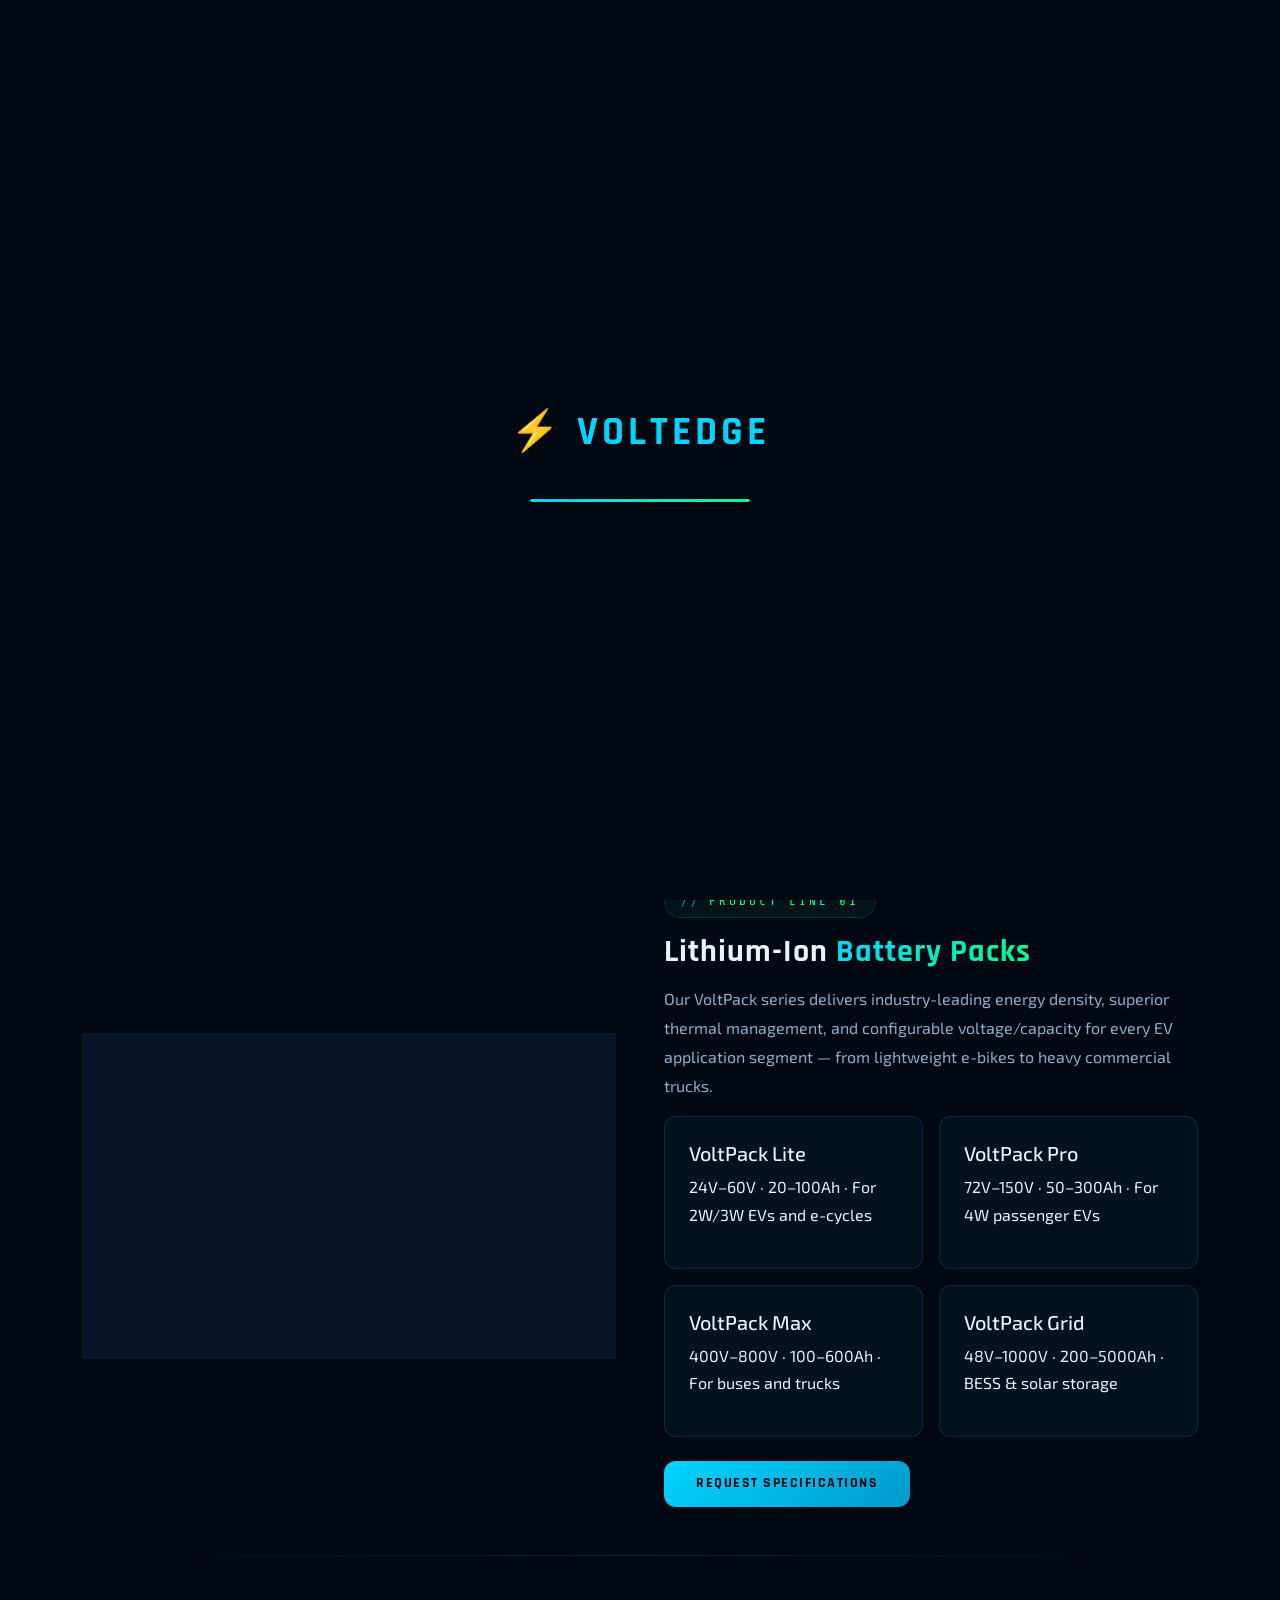
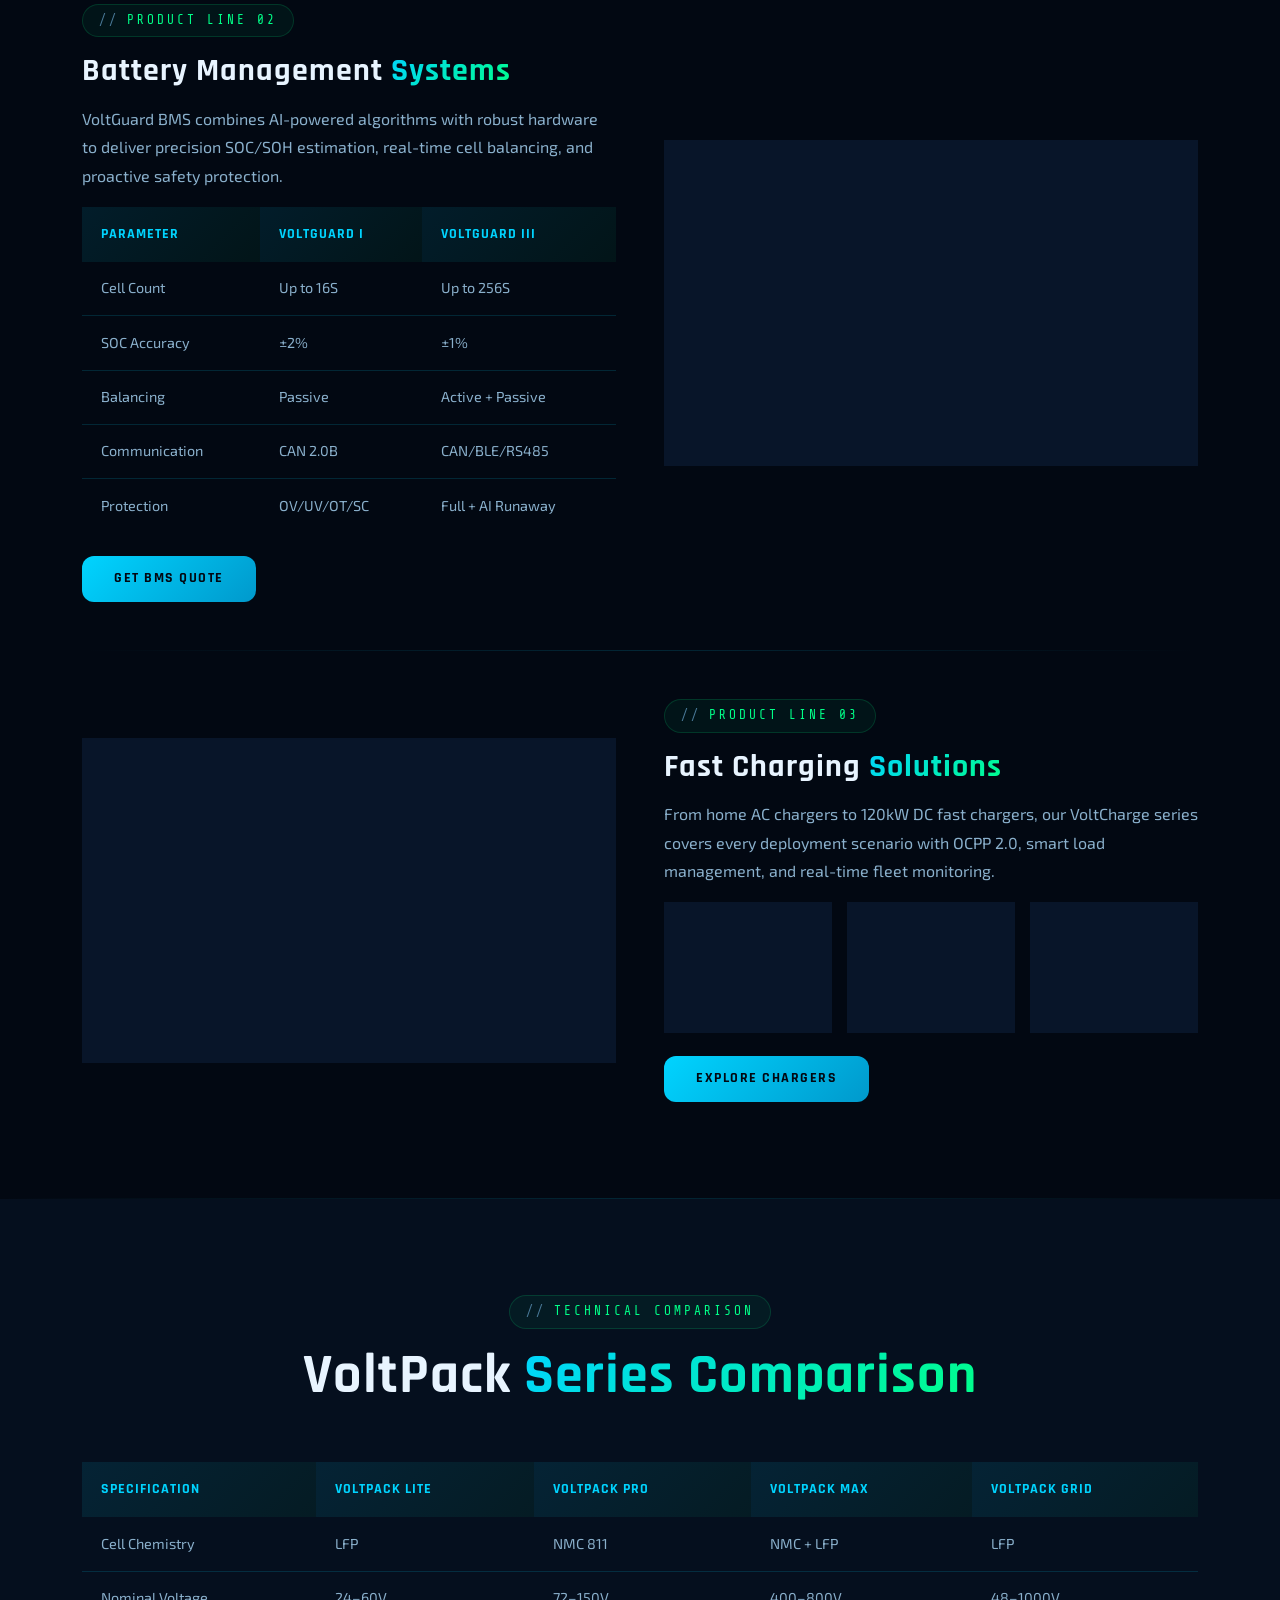
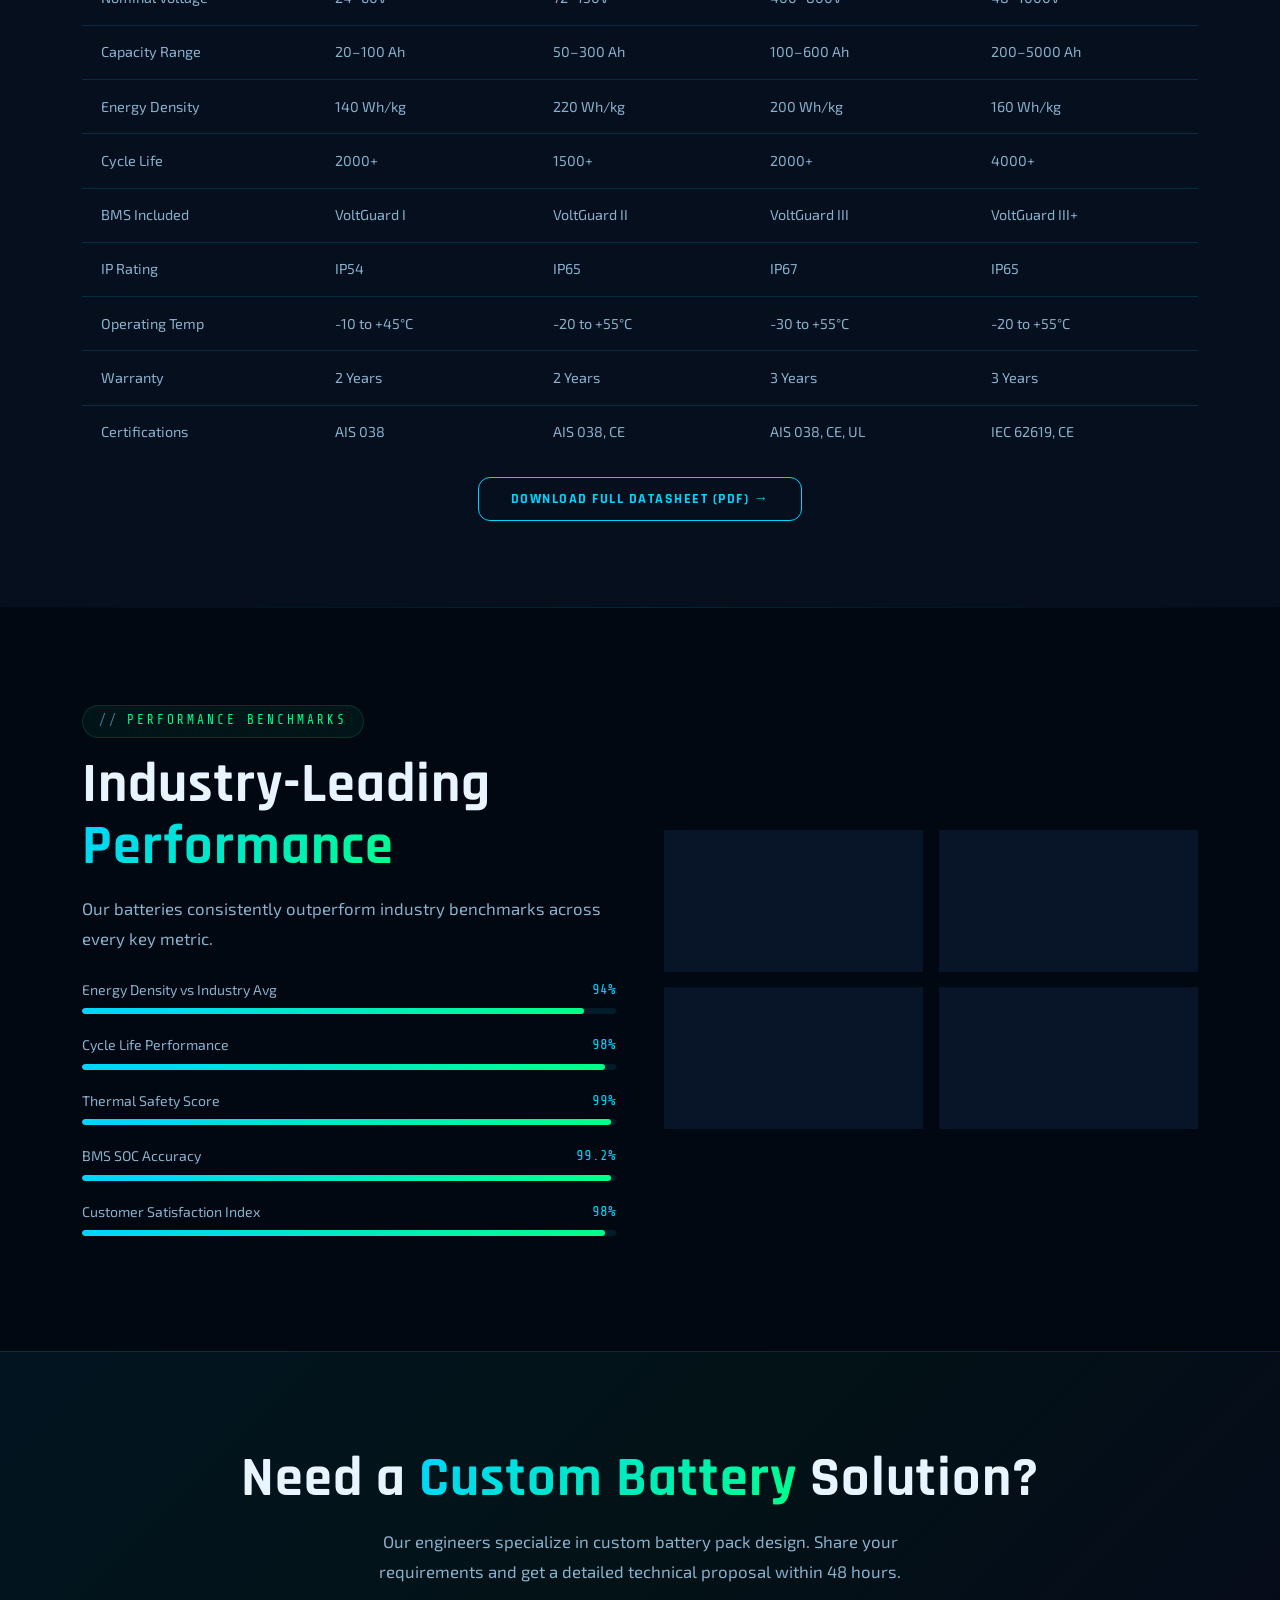
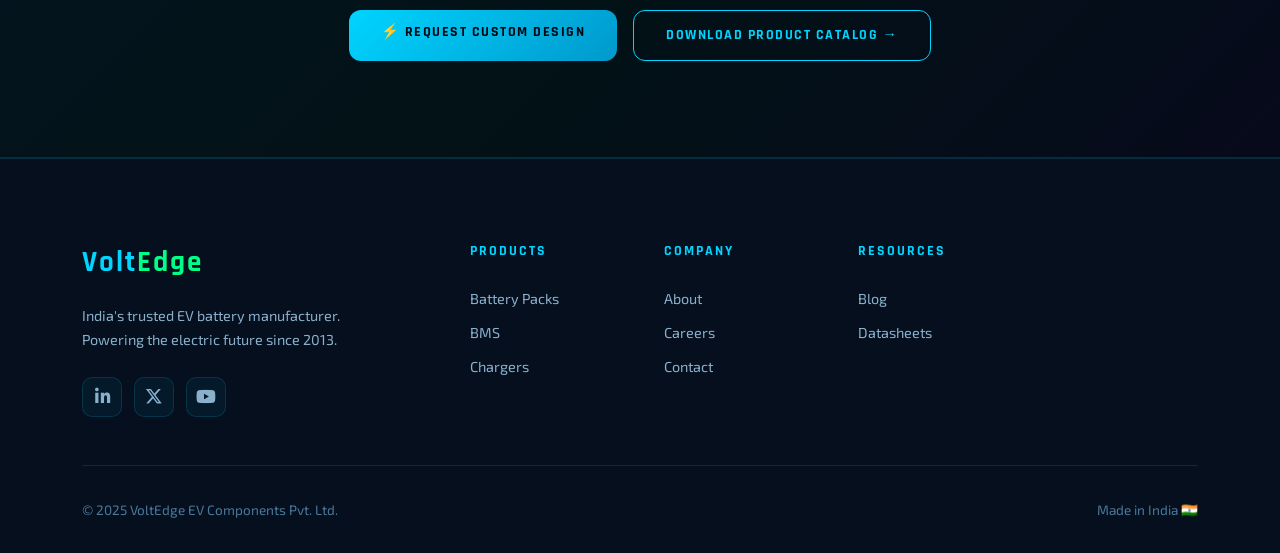
<file: battery-solutions.html>
<!DOCTYPE html>
<html lang="en">
<head>
  <meta charset="UTF-8"/><meta name="viewport" content="width=device-width, initial-scale=1.0"/>
  <title>EV Battery Solutions | VoltEdge EV Components</title>
  <meta name="description" content="Lithium-Ion battery packs, Battery Management Systems, fast charging solutions and energy storage systems by VoltEdge EV Components."/>
  <link rel="stylesheet" href="https://cdn.jsdelivr.net/npm/bootstrap@5.3.2/dist/css/bootstrap.min.css"/>
  <link rel="stylesheet" href="https://cdnjs.cloudflare.com/ajax/libs/font-awesome/6.5.0/css/all.min.css"/>
  <link rel="stylesheet" href="css/style.css"/>
</head>
<body>
<div id="loader"><div class="loader-logo">⚡ VOLTEDGE</div><div class="loader-bar"><div class="loader-bar-inner"></div></div></div>
<div id="cursor"></div><div id="cursor-ring"></div>
<div id="nav-overlay"></div>

<nav id="navbar" class="navbar navbar-expand-lg">
  <div class="container">
    <a class="navbar-brand" href="index.html"><div class="brand-icon">⚡</div><span><span class="brand-volt">Volt</span><span class="brand-edge">Edge</span></span></a>
    <button class="navbar-toggler" type="button" data-bs-toggle="collapse" data-bs-target="#navbarNav" aria-expanded="false">
      <span class="toggler-line"></span><span class="toggler-line"></span><span class="toggler-line"></span>
    </button>
    <div class="collapse navbar-collapse" id="navbarNav">
      <ul class="navbar-nav mx-auto">
        <li class="nav-item"><a class="nav-link" href="index.html">Home</a></li>
        <li class="nav-item"><a class="nav-link" href="about.html">About</a></li>
        <li class="nav-item"><a class="nav-link active" href="battery-solutions.html">Batteries</a></li>
        <li class="nav-item"><a class="nav-link" href="components.html">Components</a></li>
        <li class="nav-item"><a class="nav-link" href="research.html">R&amp;D</a></li>
        <li class="nav-item"><a class="nav-link" href="industries.html">Industries</a></li>
        <li class="nav-item"><a class="nav-link" href="sustainability.html">Sustainability</a></li>
        <li class="nav-item"><a class="nav-link" href="blog.html">Blog</a></li>
        <li class="nav-item"><a class="nav-link" href="careers.html">Careers</a></li>
        <li class="nav-item"><a class="nav-link" href="contact.html">Contact</a></li>
      </ul>
      <div class="nav-cta"><a href="contact.html" class="btn btn-volt"><span>Get Quote</span></a></div>
    </div>
  </div>
</nav>

<section class="page-hero">
  <div class="container page-hero-content">
    <div class="breadcrumb-volt mb-3"><a href="index.html">Home</a><span class="sep">/</span><span>EV Battery Solutions</span></div>
    <div class="section-tag">Battery Technology</div>
    <h1 class="page-hero-title">Advanced <span class="gradient-text">EV Battery</span><br/>Solutions</h1>
    <p class="section-subtitle">High-performance Lithium-Ion battery packs, intelligent BMS, and energy storage systems engineered for India's EV revolution.</p>
    <div class="d-flex gap-3 mt-4 flex-wrap">
      <a href="contact.html" class="btn btn-volt"><span>Request Custom Quote</span></a>
      <a href="#" class="btn-outline-volt">Download Catalog →</a>
    </div>
  </div>
</section>

<!-- Products -->
<section class="py-section">
  <div class="container">
    <div class="text-center mb-section">
      <div class="section-tag">Product Range</div>
      <h2 class="section-title">Complete <span class="gradient-text">Battery Solutions</span></h2>
    </div>

    <!-- Li-Ion Packs -->
    <div class="row align-items-center g-5 mb-5">
      <div class="col-lg-6 reveal-left">
        <div class="glass-card p-5 text-center">
          <div style="font-size:7rem;">🔋</div>
          <div style="font-family:var(--font-mono);font-size:0.75rem;color:var(--secondary);letter-spacing:2px;margin-top:1rem;">VOLTPACK SERIES</div>
        </div>
      </div>
      <div class="col-lg-6 reveal-right">
        <div class="section-tag">Product Line 01</div>
        <h2 class="section-title" style="font-size:2rem;">Lithium-Ion <span class="gradient-text">Battery Packs</span></h2>
        <p style="color:var(--text2);line-height:1.8;margin:1rem 0;">Our VoltPack series delivers industry-leading energy density, superior thermal management, and configurable voltage/capacity for every EV application segment — from lightweight e-bikes to heavy commercial trucks.</p>
        <div class="row g-3 mb-4">
          <div class="col-sm-6">
            <div class="process-step">
              <div><h5>VoltPack Lite</h5><p>24V–60V · 20–100Ah · For 2W/3W EVs and e-cycles</p></div>
            </div>
          </div>
          <div class="col-sm-6">
            <div class="process-step">
              <div><h5>VoltPack Pro</h5><p>72V–150V · 50–300Ah · For 4W passenger EVs</p></div>
            </div>
          </div>
          <div class="col-sm-6">
            <div class="process-step">
              <div><h5>VoltPack Max</h5><p>400V–800V · 100–600Ah · For buses and trucks</p></div>
            </div>
          </div>
          <div class="col-sm-6">
            <div class="process-step">
              <div><h5>VoltPack Grid</h5><p>48V–1000V · 200–5000Ah · BESS & solar storage</p></div>
            </div>
          </div>
        </div>
        <a href="contact.html" class="btn btn-volt"><span>Request Specifications</span></a>
      </div>
    </div>

    <div class="section-divider my-5"></div>

    <!-- BMS -->
    <div class="row align-items-center g-5 mb-5">
      <div class="col-lg-6 order-lg-2 reveal-right">
        <div class="glass-card p-5 text-center">
          <div style="font-size:7rem;">🧠</div>
          <div style="font-family:var(--font-mono);font-size:0.75rem;color:var(--primary);letter-spacing:2px;margin-top:1rem;">VOLTGUARD BMS SERIES</div>
        </div>
      </div>
      <div class="col-lg-6 order-lg-1 reveal-left">
        <div class="section-tag">Product Line 02</div>
        <h2 class="section-title" style="font-size:2rem;">Battery Management <span class="gradient-text">Systems</span></h2>
        <p style="color:var(--text2);line-height:1.8;margin:1rem 0;">VoltGuard BMS combines AI-powered algorithms with robust hardware to deliver precision SOC/SOH estimation, real-time cell balancing, and proactive safety protection.</p>
        <table class="spec-table mb-4">
          <thead><tr><th>Parameter</th><th>VoltGuard I</th><th>VoltGuard III</th></tr></thead>
          <tbody>
            <tr><td>Cell Count</td><td>Up to 16S</td><td>Up to 256S</td></tr>
            <tr><td>SOC Accuracy</td><td>±2%</td><td>±1%</td></tr>
            <tr><td>Balancing</td><td>Passive</td><td>Active + Passive</td></tr>
            <tr><td>Communication</td><td>CAN 2.0B</td><td>CAN/BLE/RS485</td></tr>
            <tr><td>Protection</td><td>OV/UV/OT/SC</td><td>Full + AI Runaway</td></tr>
          </tbody>
        </table>
        <a href="contact.html" class="btn btn-volt"><span>Get BMS Quote</span></a>
      </div>
    </div>

    <div class="section-divider my-5"></div>

    <!-- Fast Charging -->
    <div class="row align-items-center g-5">
      <div class="col-lg-6 reveal-left">
        <div class="glass-card p-5 text-center">
          <div style="font-size:7rem;">⚡</div>
          <div style="font-family:var(--font-mono);font-size:0.75rem;color:var(--secondary);letter-spacing:2px;margin-top:1rem;">VOLTCHARGE SERIES</div>
        </div>
      </div>
      <div class="col-lg-6 reveal-right">
        <div class="section-tag">Product Line 03</div>
        <h2 class="section-title" style="font-size:2rem;">Fast Charging <span class="gradient-text">Solutions</span></h2>
        <p style="color:var(--text2);line-height:1.8;margin:1rem 0;">From home AC chargers to 120kW DC fast chargers, our VoltCharge series covers every deployment scenario with OCPP 2.0, smart load management, and real-time fleet monitoring.</p>
        <div class="row g-3 mb-4">
          <div class="col-4">
            <div class="glass-card p-3 text-center">
              <div style="font-size:1.5rem;margin-bottom:0.5rem;">🏠</div>
              <div style="font-family:var(--font-display);font-weight:700;color:var(--primary);">3.3 kW</div>
              <div style="font-size:0.75rem;color:var(--text3);">Home AC</div>
            </div>
          </div>
          <div class="col-4">
            <div class="glass-card p-3 text-center">
              <div style="font-size:1.5rem;margin-bottom:0.5rem;">🏢</div>
              <div style="font-family:var(--font-display);font-weight:700;color:var(--secondary);">22 kW</div>
              <div style="font-size:0.75rem;color:var(--text3);">Commercial</div>
            </div>
          </div>
          <div class="col-4">
            <div class="glass-card p-3 text-center">
              <div style="font-size:1.5rem;margin-bottom:0.5rem;">🏎️</div>
              <div style="font-family:var(--font-display);font-weight:700;color:var(--accent);">120 kW</div>
              <div style="font-size:0.75rem;color:var(--text3);">DC Fast</div>
            </div>
          </div>
        </div>
        <a href="contact.html" class="btn btn-volt"><span>Explore Chargers</span></a>
      </div>
    </div>
  </div>
</section>

<div class="section-divider"></div>

<!-- Tech Specs Comparison -->
<section class="py-section bg-dark-surface">
  <div class="container">
    <div class="text-center mb-section">
      <div class="section-tag">Technical Comparison</div>
      <h2 class="section-title">VoltPack <span class="gradient-text">Series Comparison</span></h2>
    </div>
    <div style="overflow-x:auto;">
      <table class="spec-table">
        <thead>
          <tr>
            <th>Specification</th>
            <th>VoltPack Lite</th>
            <th>VoltPack Pro</th>
            <th>VoltPack Max</th>
            <th>VoltPack Grid</th>
          </tr>
        </thead>
        <tbody>
          <tr><td>Cell Chemistry</td><td>LFP</td><td>NMC 811</td><td>NMC + LFP</td><td>LFP</td></tr>
          <tr><td>Nominal Voltage</td><td>24–60V</td><td>72–150V</td><td>400–800V</td><td>48–1000V</td></tr>
          <tr><td>Capacity Range</td><td>20–100 Ah</td><td>50–300 Ah</td><td>100–600 Ah</td><td>200–5000 Ah</td></tr>
          <tr><td>Energy Density</td><td>140 Wh/kg</td><td>220 Wh/kg</td><td>200 Wh/kg</td><td>160 Wh/kg</td></tr>
          <tr><td>Cycle Life</td><td>2000+</td><td>1500+</td><td>2000+</td><td>4000+</td></tr>
          <tr><td>BMS Included</td><td>VoltGuard I</td><td>VoltGuard II</td><td>VoltGuard III</td><td>VoltGuard III+</td></tr>
          <tr><td>IP Rating</td><td>IP54</td><td>IP65</td><td>IP67</td><td>IP65</td></tr>
          <tr><td>Operating Temp</td><td>-10 to +45°C</td><td>-20 to +55°C</td><td>-30 to +55°C</td><td>-20 to +55°C</td></tr>
          <tr><td>Warranty</td><td>2 Years</td><td>2 Years</td><td>3 Years</td><td>3 Years</td></tr>
          <tr><td>Certifications</td><td>AIS 038</td><td>AIS 038, CE</td><td>AIS 038, CE, UL</td><td>IEC 62619, CE</td></tr>
        </tbody>
      </table>
    </div>
    <div class="text-center mt-4">
      <a href="#" class="btn-outline-volt">Download Full Datasheet (PDF) →</a>
    </div>
  </div>
</section>

<div class="section-divider"></div>

<!-- Performance bars -->
<section class="py-section">
  <div class="container">
    <div class="row align-items-center g-5">
      <div class="col-lg-6">
        <div class="section-tag">Performance Benchmarks</div>
        <h2 class="section-title">Industry-Leading <span class="gradient-text">Performance</span></h2>
        <p class="section-subtitle">Our batteries consistently outperform industry benchmarks across every key metric.</p>
        <div class="mt-4">
          <div class="skill-item">
            <div class="skill-label"><span>Energy Density vs Industry Avg</span><span class="skill-pct">94%</span></div>
            <div class="progress-volt"><div class="progress-volt-bar" data-width="94"></div></div>
          </div>
          <div class="skill-item">
            <div class="skill-label"><span>Cycle Life Performance</span><span class="skill-pct">98%</span></div>
            <div class="progress-volt"><div class="progress-volt-bar" data-width="98"></div></div>
          </div>
          <div class="skill-item">
            <div class="skill-label"><span>Thermal Safety Score</span><span class="skill-pct">99%</span></div>
            <div class="progress-volt"><div class="progress-volt-bar" data-width="99"></div></div>
          </div>
          <div class="skill-item">
            <div class="skill-label"><span>BMS SOC Accuracy</span><span class="skill-pct">99.2%</span></div>
            <div class="progress-volt"><div class="progress-volt-bar" data-width="99"></div></div>
          </div>
          <div class="skill-item">
            <div class="skill-label"><span>Customer Satisfaction Index</span><span class="skill-pct">98%</span></div>
            <div class="progress-volt"><div class="progress-volt-bar" data-width="98"></div></div>
          </div>
        </div>
      </div>
      <div class="col-lg-6">
        <div class="row g-3">
          <div class="col-6"><div class="glass-card p-4 text-center reveal"><div style="font-size:2.5rem;font-family:var(--font-display);font-weight:700;color:var(--primary);">4000+</div><div style="font-size:0.85rem;color:var(--text2);">LFP Cycle Life</div></div></div>
          <div class="col-6"><div class="glass-card p-4 text-center reveal"><div style="font-size:2.5rem;font-family:var(--font-display);font-weight:700;color:var(--secondary);">220</div><div style="font-size:0.85rem;color:var(--text2);">Wh/kg Energy Density</div></div></div>
          <div class="col-6"><div class="glass-card p-4 text-center reveal"><div style="font-size:2.5rem;font-family:var(--font-display);font-weight:700;color:var(--accent);">IP67</div><div style="font-size:0.85rem;color:var(--text2);">Protection Rating</div></div></div>
          <div class="col-6"><div class="glass-card p-4 text-center reveal"><div style="font-size:2.5rem;font-family:var(--font-display);font-weight:700;color:var(--primary);">±1%</div><div style="font-size:0.85rem;color:var(--text2);">SOC Accuracy</div></div></div>
        </div>
      </div>
    </div>
  </div>
</section>

<!-- CTA -->
<section class="cta-section">
  <div class="container text-center">
    <h2 class="section-title mb-3">Need a <span class="gradient-text">Custom Battery</span> Solution?</h2>
    <p class="section-subtitle mx-auto mb-4">Our engineers specialize in custom battery pack design. Share your requirements and get a detailed technical proposal within 48 hours.</p>
    <div class="d-flex gap-3 justify-content-center flex-wrap">
      <a href="contact.html" class="btn btn-volt"><span>⚡ Request Custom Design</span></a>
      <a href="#" class="btn-outline-volt">Download Product Catalog →</a>
    </div>
  </div>
</section>

<footer class="footer">
  <div class="container">
    <div class="row g-5">
      <div class="col-lg-4"><div class="footer-brand"><span class="brand-volt">Volt</span><span class="brand-edge">Edge</span></div><p class="footer-desc">India's trusted EV battery manufacturer. Powering the electric future since 2013.</p><div class="social-links"><a class="social-btn" href="#"><i class="fab fa-linkedin-in"></i></a><a class="social-btn" href="#"><i class="fab fa-x-twitter"></i></a><a class="social-btn" href="#"><i class="fab fa-youtube"></i></a></div></div>
      <div class="col-sm-6 col-lg-2"><div class="footer-heading">Products</div><a class="footer-link" href="battery-solutions.html">Battery Packs</a><a class="footer-link" href="battery-solutions.html">BMS</a><a class="footer-link" href="components.html">Chargers</a></div>
      <div class="col-sm-6 col-lg-2"><div class="footer-heading">Company</div><a class="footer-link" href="about.html">About</a><a class="footer-link" href="careers.html">Careers</a><a class="footer-link" href="contact.html">Contact</a></div>
      <div class="col-sm-6 col-lg-2"><div class="footer-heading">Resources</div><a class="footer-link" href="blog.html">Blog</a><a class="footer-link" href="#">Datasheets</a></div>
    </div>
    <div class="footer-bottom"><div class="footer-bottom-text">© 2025 VoltEdge EV Components Pvt. Ltd.</div><div class="footer-bottom-text">Made in India 🇮🇳</div></div>
  </div>
</footer>

<a href="https://wa.me/917923214567" class="wa-float"><i class="fab fa-whatsapp"></i></a>
<button id="back-to-top"><i class="fas fa-chevron-up"></i></button>
<script src="https://cdn.jsdelivr.net/npm/bootstrap@5.3.2/dist/js/bootstrap.bundle.min.js"></script>
<script src="js/script.js"></script>
</body>
</html>
</file>
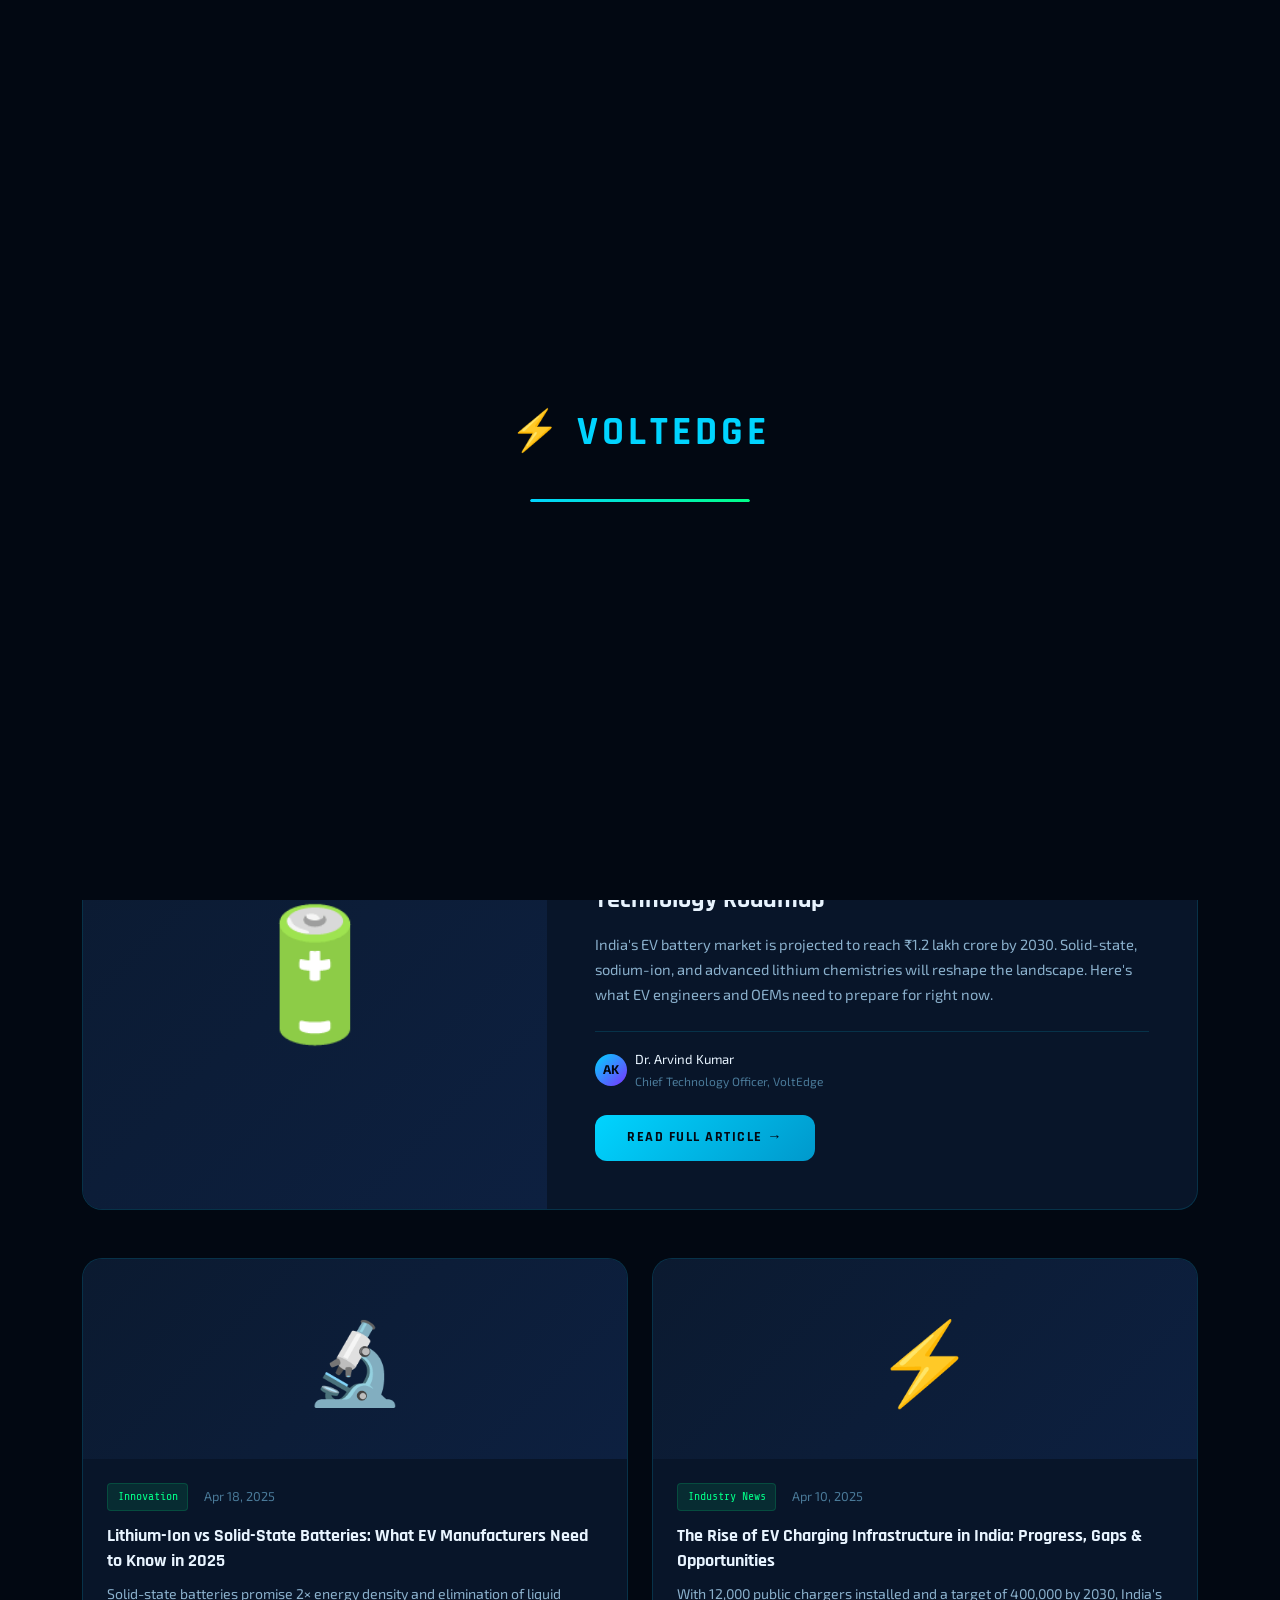
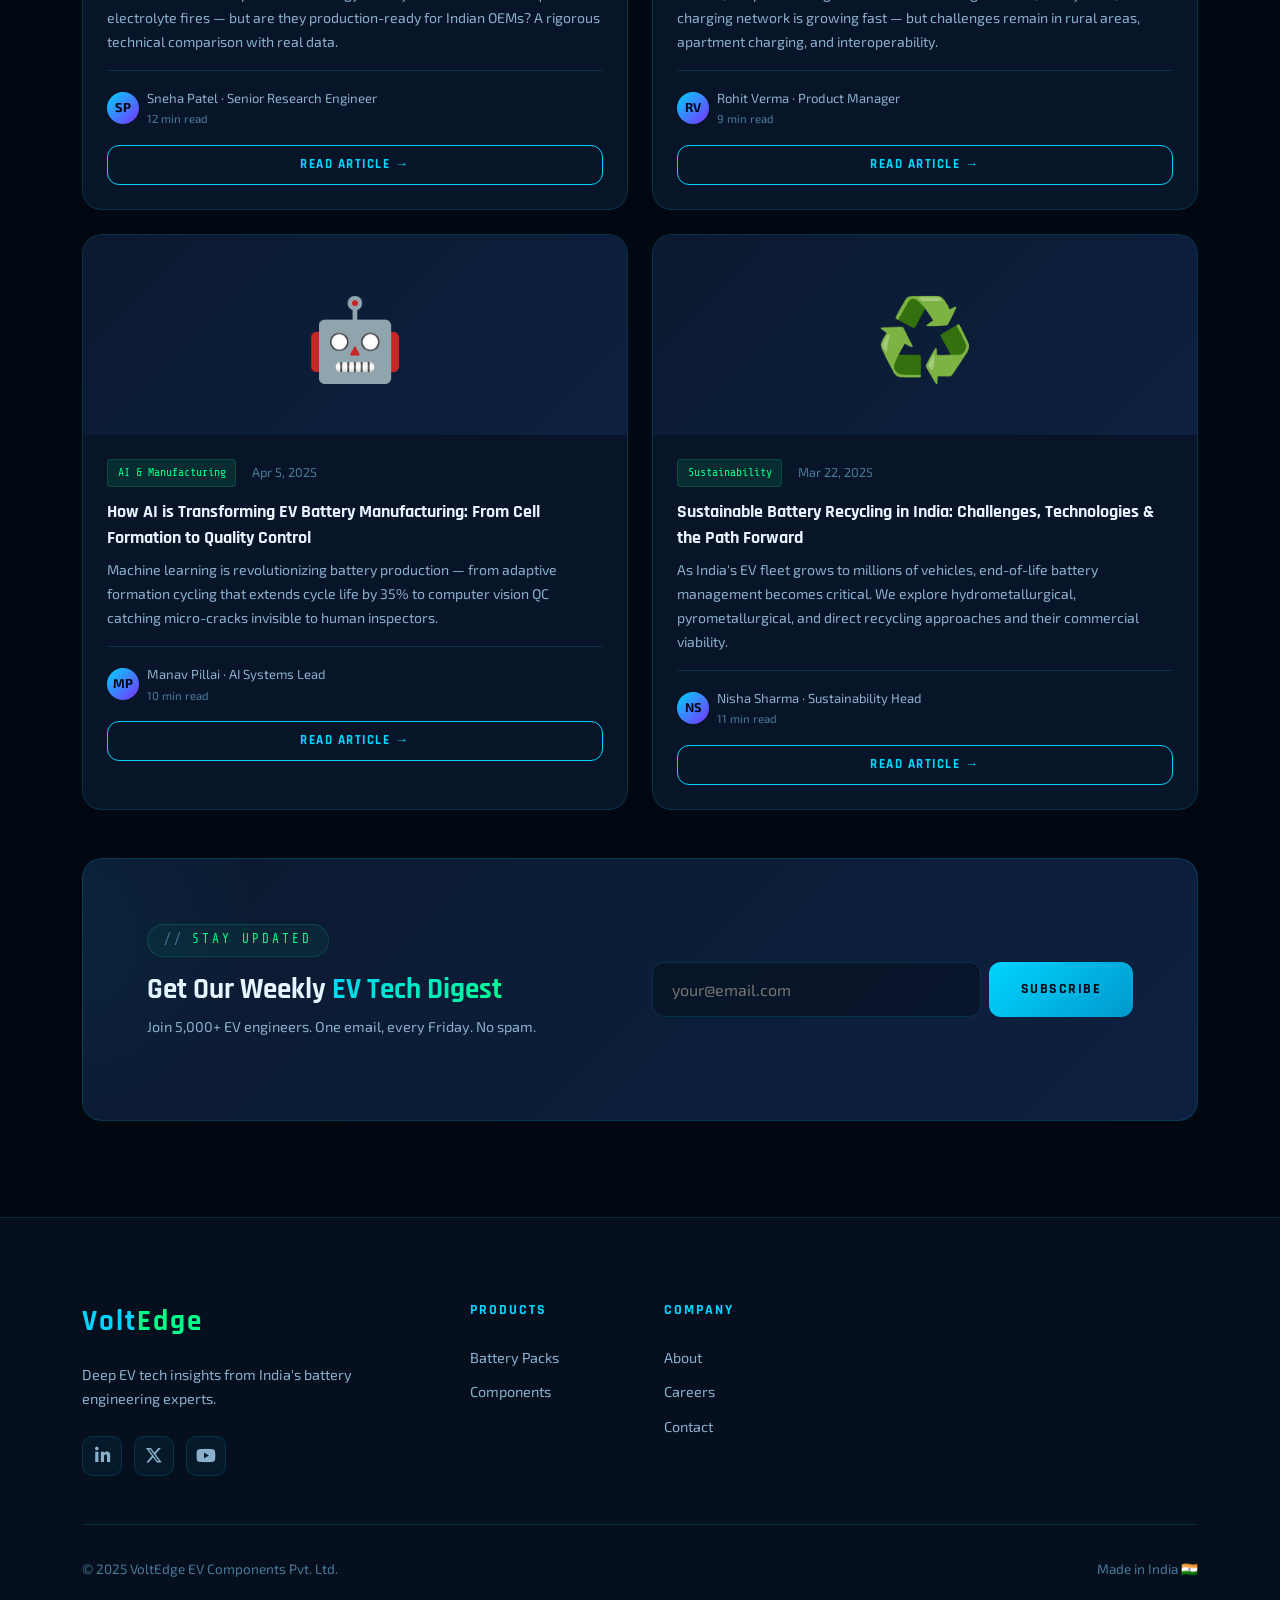
<file: blog.html>
<!DOCTYPE html>
<html lang="en">
<head>
  <meta charset="UTF-8"/><meta name="viewport" content="width=device-width, initial-scale=1.0"/>
  <title>Blog & Insights | VoltEdge EV Components</title>
  <meta name="description" content="EV battery technology insights, industry news, and innovation articles from VoltEdge's expert engineering team."/>
  <link rel="stylesheet" href="https://cdn.jsdelivr.net/npm/bootstrap@5.3.2/dist/css/bootstrap.min.css"/>
  <link rel="stylesheet" href="https://cdnjs.cloudflare.com/ajax/libs/font-awesome/6.5.0/css/all.min.css"/>
  <link rel="stylesheet" href="css/style.css"/>
  <style>
    .article-hero-img { height: 300px; display:flex; align-items:center; justify-content:center; font-size:8rem; background:linear-gradient(135deg,var(--dark3),var(--dark4)); border-radius:var(--radius-lg); overflow:hidden; position:relative; }
    .article-hero-img::after { content:''; position:absolute; inset:0; background:linear-gradient(to bottom, transparent 40%, var(--dark) 100%); }
    .article-body { color:var(--text2); font-size:0.95rem; line-height:1.9; }
    .article-body h3 { font-family:var(--font-display); color:var(--text); font-size:1.4rem; font-weight:700; margin:2rem 0 1rem; }
    .article-body p { margin-bottom:1.2rem; }
    .article-tag-pill { display:inline-block; background:rgba(0,255,136,0.1); border:1px solid var(--border2); color:var(--secondary); font-family:var(--font-mono); font-size:0.72rem; padding:0.25rem 0.7rem; border-radius:4px; margin:0 0.3rem 0.3rem 0; }
    .blog-filter-btn { background:var(--surface2); border:1px solid var(--border); color:var(--text2); border-radius:50px; padding:0.4rem 1.2rem; font-family:var(--font-display); font-size:0.82rem; font-weight:600; cursor:pointer; transition:var(--transition); }
    .blog-filter-btn:hover, .blog-filter-btn.active { background:rgba(0,212,255,0.1); border-color:var(--primary); color:var(--primary); }
    .article-modal { display:none; position:fixed; inset:0; z-index:2000; background:rgba(0,0,0,0.9); backdrop-filter:blur(10px); overflow-y:auto; }
    .article-modal.open { display:block; }
    .article-modal-inner { max-width:800px; margin:4rem auto; background:var(--dark2); border:1px solid var(--border); border-radius:var(--radius-lg); padding:3rem; position:relative; }
    .modal-close { position:absolute; top:1.5rem; right:1.5rem; background:var(--surface2); border:1px solid var(--border); border-radius:8px; width:40px; height:40px; display:flex;align-items:center;justify-content:center; cursor:pointer; color:var(--text2); font-size:1.2rem; transition:var(--transition); }
    .modal-close:hover { color:var(--primary); border-color:var(--primary); }
    @media(max-width:576px) { .article-modal-inner { margin:1rem; padding:1.5rem; } }
  </style>
</head>
<body>
<div id="loader"><div class="loader-logo">⚡ VOLTEDGE</div><div class="loader-bar"><div class="loader-bar-inner"></div></div></div>
<div id="cursor"></div><div id="cursor-ring"></div>
<div id="nav-overlay"></div>

<nav id="navbar" class="navbar navbar-expand-lg">
  <div class="container">
    <a class="navbar-brand" href="index.html"><div class="brand-icon">⚡</div><span><span class="brand-volt">Volt</span><span class="brand-edge">Edge</span></span></a>
    <button class="navbar-toggler" type="button" data-bs-toggle="collapse" data-bs-target="#navbarNav" aria-expanded="false">
      <span class="toggler-line"></span><span class="toggler-line"></span><span class="toggler-line"></span>
    </button>
    <div class="collapse navbar-collapse" id="navbarNav">
      <ul class="navbar-nav mx-auto">
        <li class="nav-item"><a class="nav-link" href="index.html">Home</a></li>
        <li class="nav-item"><a class="nav-link" href="about.html">About</a></li>
        <li class="nav-item"><a class="nav-link" href="battery-solutions.html">Batteries</a></li>
        <li class="nav-item"><a class="nav-link" href="components.html">Components</a></li>
        <li class="nav-item"><a class="nav-link" href="research.html">R&amp;D</a></li>
        <li class="nav-item"><a class="nav-link" href="industries.html">Industries</a></li>
        <li class="nav-item"><a class="nav-link" href="sustainability.html">Sustainability</a></li>
        <li class="nav-item"><a class="nav-link active" href="blog.html">Blog</a></li>
        <li class="nav-item"><a class="nav-link" href="careers.html">Careers</a></li>
        <li class="nav-item"><a class="nav-link" href="contact.html">Contact</a></li>
      </ul>
      <div class="nav-cta"><a href="contact.html" class="btn btn-volt"><span>Get Quote</span></a></div>
    </div>
  </div>
</nav>

<section class="page-hero">
  <div class="container page-hero-content">
    <div class="breadcrumb-volt mb-3"><a href="index.html">Home</a><span class="sep">/</span><span>Blog & Insights</span></div>
    <div class="section-tag">Knowledge Hub</div>
    <h1 class="page-hero-title">EV Tech Insights From<br/><span class="gradient-text">Our Engineers</span></h1>
    <p class="section-subtitle">Deep dives into battery technology, EV industry trends, manufacturing innovation, and sustainability — written by our expert team.</p>
  </div>
</section>

<section class="py-section">
  <div class="container">
    <!-- Filters -->
    <div class="d-flex gap-2 flex-wrap mb-5">
      <button class="blog-filter-btn active">All Topics</button>
      <button class="blog-filter-btn">Battery Tech</button>
      <button class="blog-filter-btn">Innovation</button>
      <button class="blog-filter-btn">AI & Manufacturing</button>
      <button class="blog-filter-btn">Sustainability</button>
      <button class="blog-filter-btn">Industry News</button>
    </div>

    <!-- Featured Article -->
    <div class="glass-card mb-5 reveal" style="overflow:hidden;">
      <div class="row g-0">
        <div class="col-md-5">
          <div style="height:100%;min-height:280px;background:linear-gradient(135deg,var(--dark3),var(--dark4));display:flex;align-items:center;justify-content:center;font-size:8rem;">🔋</div>
        </div>
        <div class="col-md-7 p-4 p-lg-5">
          <div class="d-flex align-items-center gap-2 mb-2">
            <span class="article-tag-pill">Battery Tech</span>
            <span class="article-tag-pill">Featured</span>
          </div>
          <div class="blog-date mb-2" style="font-size:0.82rem;color:var(--text3);">May 2, 2025 · 8 min read</div>
          <h2 style="font-family:var(--font-display);font-size:1.6rem;font-weight:700;margin-bottom:1rem;line-height:1.3;">The Future of EV Batteries in India: A 2030 Technology Roadmap</h2>
          <p style="color:var(--text2);font-size:0.92rem;line-height:1.7;margin-bottom:1.5rem;">India's EV battery market is projected to reach ₹1.2 lakh crore by 2030. Solid-state, sodium-ion, and advanced lithium chemistries will reshape the landscape. Here's what EV engineers and OEMs need to prepare for right now.</p>
          <div class="blog-author">
            <div class="author-mini-avatar">AK</div>
            <div>
              <div class="author-mini-name" style="color:var(--text);">Dr. Arvind Kumar</div>
              <div style="font-size:0.75rem;color:var(--text3);">Chief Technology Officer, VoltEdge</div>
            </div>
          </div>
          <button class="btn btn-volt mt-4" onclick="openArticle('article1')"><span>Read Full Article →</span></button>
        </div>
      </div>
    </div>

    <!-- Blog Grid -->
    <div class="row g-4">
      <!-- Article 2 -->
      <div class="col-md-6">
        <div class="blog-card reveal h-100">
          <div class="blog-img" style="font-size:5rem;">🔬</div>
          <div class="p-4">
            <div class="blog-meta"><span class="blog-tag">Innovation</span><span class="blog-date">Apr 18, 2025</span></div>
            <div class="blog-title">Lithium-Ion vs Solid-State Batteries: What EV Manufacturers Need to Know in 2025</div>
            <div class="blog-excerpt">Solid-state batteries promise 2× energy density and elimination of liquid electrolyte fires — but are they production-ready for Indian OEMs? A rigorous technical comparison with real data.</div>
            <div class="blog-author">
              <div class="author-mini-avatar">SP</div>
              <div>
                <div class="author-mini-name">Sneha Patel · Senior Research Engineer</div>
                <div style="font-size:0.72rem;color:var(--text3);">12 min read</div>
              </div>
            </div>
            <button class="btn-outline-volt d-block mt-3" style="font-size:0.82rem;padding:0.5rem 1.2rem;width:100%;text-align:center;" onclick="openArticle('article2')">Read Article →</button>
          </div>
        </div>
      </div>
      <!-- Article 3 -->
      <div class="col-md-6">
        <div class="blog-card reveal h-100">
          <div class="blog-img" style="font-size:5rem;">⚡</div>
          <div class="p-4">
            <div class="blog-meta"><span class="blog-tag">Industry News</span><span class="blog-date">Apr 10, 2025</span></div>
            <div class="blog-title">The Rise of EV Charging Infrastructure in India: Progress, Gaps & Opportunities</div>
            <div class="blog-excerpt">With 12,000 public chargers installed and a target of 400,000 by 2030, India's charging network is growing fast — but challenges remain in rural areas, apartment charging, and interoperability.</div>
            <div class="blog-author">
              <div class="author-mini-avatar">RV</div>
              <div>
                <div class="author-mini-name">Rohit Verma · Product Manager</div>
                <div style="font-size:0.72rem;color:var(--text3);">9 min read</div>
              </div>
            </div>
            <button class="btn-outline-volt d-block mt-3" style="font-size:0.82rem;padding:0.5rem 1.2rem;width:100%;text-align:center;" onclick="openArticle('article3')">Read Article →</button>
          </div>
        </div>
      </div>
      <!-- Article 4 -->
      <div class="col-md-6">
        <div class="blog-card reveal h-100">
          <div class="blog-img" style="font-size:5rem;">🤖</div>
          <div class="p-4">
            <div class="blog-meta"><span class="blog-tag">AI & Manufacturing</span><span class="blog-date">Apr 5, 2025</span></div>
            <div class="blog-title">How AI is Transforming EV Battery Manufacturing: From Cell Formation to Quality Control</div>
            <div class="blog-excerpt">Machine learning is revolutionizing battery production — from adaptive formation cycling that extends cycle life by 35% to computer vision QC catching micro-cracks invisible to human inspectors.</div>
            <div class="blog-author">
              <div class="author-mini-avatar">MP</div>
              <div>
                <div class="author-mini-name">Manav Pillai · AI Systems Lead</div>
                <div style="font-size:0.72rem;color:var(--text3);">10 min read</div>
              </div>
            </div>
            <button class="btn-outline-volt d-block mt-3" style="font-size:0.82rem;padding:0.5rem 1.2rem;width:100%;text-align:center;" onclick="openArticle('article4')">Read Article →</button>
          </div>
        </div>
      </div>
      <!-- Article 5 -->
      <div class="col-md-6">
        <div class="blog-card reveal h-100">
          <div class="blog-img" style="font-size:5rem;">♻️</div>
          <div class="p-4">
            <div class="blog-meta"><span class="blog-tag">Sustainability</span><span class="blog-date">Mar 22, 2025</span></div>
            <div class="blog-title">Sustainable Battery Recycling in India: Challenges, Technologies & the Path Forward</div>
            <div class="blog-excerpt">As India's EV fleet grows to millions of vehicles, end-of-life battery management becomes critical. We explore hydrometallurgical, pyrometallurgical, and direct recycling approaches and their commercial viability.</div>
            <div class="blog-author">
              <div class="author-mini-avatar">NS</div>
              <div>
                <div class="author-mini-name">Nisha Sharma · Sustainability Head</div>
                <div style="font-size:0.72rem;color:var(--text3);">11 min read</div>
              </div>
            </div>
            <button class="btn-outline-volt d-block mt-3" style="font-size:0.82rem;padding:0.5rem 1.2rem;width:100%;text-align:center;" onclick="openArticle('article5')">Read Article →</button>
          </div>
        </div>
      </div>
    </div>

    <!-- Newsletter -->
    <div class="newsletter-section mt-5 reveal">
      <div class="row align-items-center">
        <div class="col-lg-6 mb-4 mb-lg-0">
          <div class="section-tag">Stay Updated</div>
          <h3 style="font-family:var(--font-display);font-size:1.8rem;font-weight:700;">Get Our Weekly <span class="gradient-text">EV Tech Digest</span></h3>
          <p style="color:var(--text2);font-size:0.9rem;margin-top:0.5rem;">Join 5,000+ EV engineers. One email, every Friday. No spam.</p>
        </div>
        <div class="col-lg-6">
          <form class="newsletter-form">
            <div class="newsletter-input-group">
              <input class="newsletter-input" type="email" placeholder="your@email.com" required/>
              <button type="submit" class="btn btn-volt"><span>Subscribe</span></button>
            </div>
          </form>
        </div>
      </div>
    </div>
  </div>
</section>

<!-- Article Modals -->
<div class="article-modal" id="article1">
  <div class="article-modal-inner">
    <button class="modal-close" onclick="closeArticle('article1')">✕</button>
    <div class="d-flex gap-2 mb-3"><span class="article-tag-pill">Battery Tech</span><span class="article-tag-pill">Featured</span></div>
    <div style="font-size:0.82rem;color:var(--text3);margin-bottom:1rem;">May 2, 2025 · Dr. Arvind Kumar · 8 min read</div>
    <h1 style="font-family:var(--font-display);font-size:1.8rem;font-weight:700;margin-bottom:1.5rem;line-height:1.2;">The Future of EV Batteries in India: A 2030 Technology Roadmap</h1>
    <div class="article-hero-img mb-4" style="height:200px;font-size:5rem;"><span style="position:relative;z-index:1;">🔋</span></div>
    <div class="article-body">
      <p>India's electric vehicle revolution is accelerating at an unprecedented pace. With over 1.5 million EVs sold in FY 2024-25 and government targets of 30% EV penetration by 2030, the battery technology that powers these vehicles will determine whether India leads or follows in the global EV race.</p>
      <h3>Where We Are Today</h3>
      <p>The current Indian EV battery market is dominated by Lithium Iron Phosphate (LFP) and Nickel Manganese Cobalt (NMC) chemistry cells, primarily imported from China and Korea. Domestic cell manufacturing is still nascent — PLI scheme recipients like Rajesh Exports, Ola Electric, and Reliance are yet to reach meaningful production volumes.</p>
      <p>Battery packs for two-wheelers typically range from 2–4 kWh at 60–72V, while four-wheelers span 25–80 kWh at 400–800V. Energy density has improved from 130 Wh/kg in 2018 to over 220 Wh/kg today in premium NMC packs.</p>
      <h3>The Technologies That Will Define 2030</h3>
      <p><strong style="color:var(--primary);">Solid-State Batteries:</strong> Toyota, Samsung SDI, and QuantumScape are targeting 2027–2028 commercial production. Indian OEMs should prepare for integration by 2029-30. Energy density could exceed 400 Wh/kg, eliminating thermal runaway risk entirely.</p>
      <p><strong style="color:var(--secondary);">Sodium-Ion Batteries:</strong> CATL's first-gen Na-ion cells are already in Chinese EVs. For India's price-sensitive two and three-wheeler market, sodium-ion offers cost parity with lead-acid at 130 Wh/kg — revolutionary for e-rickshaw economics.</p>
      <p><strong style="color:var(--accent);">Silicon Anode NMC:</strong> 10–15% higher energy density than graphite anode cells at marginal cost premium. Expect widespread adoption in 4W passenger EVs by 2026-27.</p>
      <h3>Our Recommendation for Indian OEMs</h3>
      <p>Invest in flexible battery management systems that can accommodate multiple cell chemistries. Build supplier relationships with both LFP and NMC vendors. Begin solid-state battery integration roadmaps now — the transition will be rapid once mass production begins.</p>
      <p>The Indian EV battery market of 2030 will look dramatically different from today. Companies that prepare now will lead. Those that don't will be left importing technology yet again.</p>
    </div>
    <div class="mt-4 pt-4" style="border-top:1px solid var(--border);">
      <div style="display:flex;align-items:center;gap:1rem;">
        <div class="author-mini-avatar" style="width:50px;height:50px;font-size:1.1rem;">AK</div>
        <div><div style="font-family:var(--font-display);font-weight:700;">Dr. Arvind Kumar</div><div style="font-size:0.82rem;color:var(--text3);">Chief Technology Officer, VoltEdge EV Components · PhD Power Electronics, IIT Bombay</div></div>
      </div>
    </div>
  </div>
</div>

<div class="article-modal" id="article2">
  <div class="article-modal-inner">
    <button class="modal-close" onclick="closeArticle('article2')">✕</button>
    <div class="d-flex gap-2 mb-3"><span class="article-tag-pill">Innovation</span></div>
    <div style="font-size:0.82rem;color:var(--text3);margin-bottom:1rem;">Apr 18, 2025 · Sneha Patel · 12 min read</div>
    <h1 style="font-family:var(--font-display);font-size:1.8rem;font-weight:700;margin-bottom:1.5rem;line-height:1.2;">Lithium-Ion vs Solid-State Batteries: What EV Manufacturers Need to Know in 2025</h1>
    <div class="article-hero-img mb-4" style="height:200px;font-size:5rem;"><span style="position:relative;z-index:1;">🔬</span></div>
    <div class="article-body">
      <p>The battery technology landscape is at an inflection point. After decades of incremental improvement in conventional lithium-ion technology, solid-state batteries are finally approaching commercial viability. But for Indian EV manufacturers planning their 2026–2028 product roadmaps, the critical question is: when exactly should they make the switch?</p>
      <h3>The Fundamental Difference</h3>
      <p>Conventional lithium-ion batteries use a liquid electrolyte — typically a lithium salt dissolved in organic solvents — to shuttle lithium ions between electrodes during charge and discharge. Solid-state batteries replace this with a solid electrolyte, either oxide-based (LLZO), sulfide-based, or polymer-based.</p>
      <p>This seemingly simple change has profound implications for performance, safety, and manufacturing complexity.</p>
      <h3>Performance Comparison</h3>
      <p><strong style="color:var(--primary);">Energy Density:</strong> Best-in-class NMC lithium-ion packs achieve 220–250 Wh/kg. First-generation solid-state cells are targeting 350–400 Wh/kg at the cell level — a 50–80% improvement that translates to dramatically longer range or lighter vehicles.</p>
      <p><strong style="color:var(--secondary);">Safety:</strong> Liquid electrolytes are flammable. Thermal runaway — the catastrophic failure mode behind EV fire incidents — is driven by liquid electrolyte combustion. Solid electrolytes are inherently non-flammable, potentially eliminating this failure mode entirely.</p>
      <p><strong style="color:var(--accent);">Fast Charging:</strong> Solid-state cells have shown compatibility with 10-minute charging to 80% SOC in lab conditions. However, achieving this at scale without lithium dendrite formation remains a key engineering challenge.</p>
      <h3>The Manufacturing Challenge</h3>
      <p>Conventional lithium-ion manufacturing is well-understood and highly automated. Solid-state manufacturing requires extreme precision — thin solid electrolyte layers must be defect-free, and assembly often requires dry room or argon atmosphere environments far more stringent than current battery plants.</p>
      <p>Our analysis suggests solid-state cells will cost 2–3× more than equivalent lithium-ion through 2027, declining to 1.2–1.5× by 2030 as manufacturing scales.</p>
      <h3>Our Verdict for Indian OEMs</h3>
      <p>Stick with optimized NMC/LFP for production vehicles through 2027. Begin solid-state integration R&D programs now. Plan product line transitions for 2028–2030. The technology will be ready before most OEM product cycles can accommodate it.</p>
    </div>
    <div class="mt-4 pt-4" style="border-top:1px solid var(--border);">
      <div style="display:flex;align-items:center;gap:1rem;">
        <div class="author-mini-avatar">SP</div>
        <div><div style="font-family:var(--font-display);font-weight:700;">Sneha Patel</div><div style="font-size:0.82rem;color:var(--text3);">Senior Research Engineer, VoltEdge EV Components</div></div>
      </div>
    </div>
  </div>
</div>

<div class="article-modal" id="article3">
  <div class="article-modal-inner">
    <button class="modal-close" onclick="closeArticle('article3')">✕</button>
    <div class="d-flex gap-2 mb-3"><span class="article-tag-pill">Industry News</span></div>
    <div style="font-size:0.82rem;color:var(--text3);margin-bottom:1rem;">Apr 10, 2025 · Rohit Verma · 9 min read</div>
    <h1 style="font-family:var(--font-display);font-size:1.8rem;font-weight:700;margin-bottom:1.5rem;line-height:1.2;">The Rise of EV Charging Infrastructure in India: Progress, Gaps & Opportunities</h1>
    <div class="article-hero-img mb-4" style="height:200px;font-size:5rem;"><span style="position:relative;z-index:1;">⚡</span></div>
    <div class="article-body">
      <p>India had approximately 12,000 public EV charging stations operational as of March 2025, compared to just 1,800 in 2022. This 6× growth in three years sounds impressive — until you realize China installed more chargers in a single month last year. The gap is enormous, but so is the opportunity.</p>
      <h3>Current State of India's Charging Network</h3>
      <p>The existing network is heavily concentrated in top-10 cities — Delhi-NCR, Mumbai, Bengaluru, Pune, Chennai, Hyderabad, and Ahmedabad account for over 70% of installations. Highway corridors on NH-48 (Delhi-Mumbai), NH-44 (Delhi-Chennai), and NH-8 have seen significant private investment driven by FAME II subsidies.</p>
      <p>AC charging (Type 2, 22 kW) dominates for two and three-wheelers. DC fast charging (CCS2, 50–120 kW) is growing for four-wheelers but remains expensive for operators at ₹8–12 lakh per installation.</p>
      <h3>Critical Gaps</h3>
      <p><strong style="color:var(--primary);">Rural Connectivity:</strong> Over 60% of India's EV fleet operates in Tier 2–4 cities and rural areas that have almost zero public charging infrastructure. Intercity travel for four-wheelers remains range-anxiety-inducing.</p>
      <p><strong style="color:var(--secondary);">Apartment Charging:</strong> 65% of urban Indians live in apartments. Without mandatory EV charging provisions in building codes, last-mile home charging remains inaccessible to most urban EV owners.</p>
      <p><strong style="color:var(--accent);">Interoperability:</strong> Multiple incompatible apps, payment systems, and charging protocols create friction. A unified national charging network app — similar to what OCPI enables in Europe — is urgently needed.</p>
      <h3>The Opportunity</h3>
      <p>NITI Aayog's target of 400,000 public chargers by 2030 requires installing 65,000 chargers per year — 5× current annual installation rates. This represents a massive market opportunity for charger manufacturers, operators, and component suppliers.</p>
      <p>VoltEdge's DC fast charger platform supports OCPP 2.0.1, enabling plug-and-play integration with any charging network software — exactly the kind of open-standard infrastructure India's network needs.</p>
    </div>
    <div class="mt-4 pt-4" style="border-top:1px solid var(--border);">
      <div style="display:flex;align-items:center;gap:1rem;">
        <div class="author-mini-avatar">RV</div>
        <div><div style="font-family:var(--font-display);font-weight:700;">Rohit Verma</div><div style="font-size:0.82rem;color:var(--text3);">Product Manager — Charging Solutions, VoltEdge</div></div>
      </div>
    </div>
  </div>
</div>

<div class="article-modal" id="article4">
  <div class="article-modal-inner">
    <button class="modal-close" onclick="closeArticle('article4')">✕</button>
    <div class="d-flex gap-2 mb-3"><span class="article-tag-pill">AI & Manufacturing</span></div>
    <div style="font-size:0.82rem;color:var(--text3);margin-bottom:1rem;">Apr 5, 2025 · Manav Pillai · 10 min read</div>
    <h1 style="font-family:var(--font-display);font-size:1.8rem;font-weight:700;margin-bottom:1.5rem;line-height:1.2;">How AI is Transforming EV Battery Manufacturing: From Cell Formation to Quality Control</h1>
    <div class="article-hero-img mb-4" style="height:200px;font-size:5rem;"><span style="position:relative;z-index:1;">🤖</span></div>
    <div class="article-body">
      <p>Battery manufacturing is fundamentally a data problem. A single 50 kWh battery pack contains 2,000–4,000 individual cells, each generating hundreds of data points during formation cycling. AI is the only tool capable of extracting actionable intelligence from this data — and the early movers are seeing dramatic improvements in yield, quality, and performance.</p>
      <h3>AI-Optimized Formation Protocols</h3>
      <p>The formation step — the initial charge-discharge cycles that activate a new cell — is critical for establishing long-term performance. Traditional fixed CC-CV protocols treat every cell identically. Our AI system analyzes each cell's electrochemical response in real-time and adjusts current profiles to optimize SEI (Solid Electrolyte Interface) formation.</p>
      <p>The results are striking: cells formed with our AI protocol show 15–20% better capacity retention after 1000 cycles compared to industry-standard protocols. This translates directly to longer EV range over the vehicle's lifetime.</p>
      <h3>Computer Vision Quality Control</h3>
      <p>Traditional optical inspection misses defects smaller than 100 micrometers — yet electrode coating non-uniformities at that scale can cause premature cell failure. Our deep learning vision system, trained on 2 million annotated cell images, detects coating voids, particle agglomerations, and separator wrinkles with 99.7% accuracy at production line speeds.</p>
      <p>Since deploying this system in 2024, our cell-level yield has improved from 94.2% to 98.8% — a 4.6 percentage point improvement that saves approximately ₹3.2 Cr in materials annually.</p>
      <h3>Predictive Battery Health Monitoring</h3>
      <p>Our VoltGuard III BMS deploys a neural network directly on the embedded MCU — no cloud connectivity required. Trained on 50,000 battery aging cycles across multiple chemistries, it predicts remaining useful life (RUL) with ±3% accuracy and detects early-stage lithium plating — a precursor to thermal runaway — 72 hours before conventional voltage monitoring would detect a problem.</p>
      <h3>What's Next</h3>
      <p>Digital twin integration is the next frontier. By simulating complete battery pack performance in software before physical production, we expect to reduce development cycles from 18 months to 8 months while improving first-time-right rates by 40%.</p>
    </div>
    <div class="mt-4 pt-4" style="border-top:1px solid var(--border);">
      <div style="display:flex;align-items:center;gap:1rem;">
        <div class="author-mini-avatar">MP</div>
        <div><div style="font-family:var(--font-display);font-weight:700;">Manav Pillai</div><div style="font-size:0.82rem;color:var(--text3);">AI Systems Lead, VoltEdge R&D Division</div></div>
      </div>
    </div>
  </div>
</div>

<div class="article-modal" id="article5">
  <div class="article-modal-inner">
    <button class="modal-close" onclick="closeArticle('article5')">✕</button>
    <div class="d-flex gap-2 mb-3"><span class="article-tag-pill">Sustainability</span></div>
    <div style="font-size:0.82rem;color:var(--text3);margin-bottom:1rem;">Mar 22, 2025 · Nisha Sharma · 11 min read</div>
    <h1 style="font-family:var(--font-display);font-size:1.8rem;font-weight:700;margin-bottom:1.5rem;line-height:1.2;">Sustainable Battery Recycling in India: Challenges, Technologies & the Path Forward</h1>
    <div class="article-hero-img mb-4" style="height:200px;font-size:5rem;"><span style="position:relative;z-index:1;">♻️</span></div>
    <div class="article-body">
      <p>India's EV fleet will generate an estimated 2.5 lakh metric tonnes of end-of-life lithium-ion battery waste by 2030. Without robust recycling infrastructure, this represents both a severe environmental liability and a critical materials security risk — lithium, cobalt, and nickel are strategic minerals with limited domestic supply.</p>
      <h3>The Three Recycling Pathways</h3>
      <p><strong style="color:var(--primary);">Pyrometallurgy (Smelting):</strong> High-temperature smelting recovers cobalt, nickel, and copper at 90%+ efficiency but cannot recover lithium economically, consumes enormous energy, and generates toxic slag. It's commercially proven but environmentally costly.</p>
      <p><strong style="color:var(--secondary);">Hydrometallurgy (Chemical leaching):</strong> Uses acid leaching and solvent extraction to recover 95%+ of all valuable metals including lithium. Lower energy consumption and better material quality output. This is VoltEdge's preferred approach and the global industry trend.</p>
      <p><strong style="color:var(--accent);">Direct Recycling:</strong> The holy grail — recovering cathode materials directly without decomposing them, preserving their structure for reuse. Promises the highest value recovery but is still largely pre-commercial. Startups like Ascend Elements and Li-Cycle are advancing this in the US.</p>
      <h3>India's Regulatory Framework</h3>
      <p>The Battery Waste Management Rules 2022 (BWMR) mandate that battery producers achieve 70% collection and recycling efficiency by 2025, rising to 100% by 2028. Extended Producer Responsibility (EPR) certificates now have a market price, creating financial incentives for recycling investment.</p>
      <p>However, enforcement remains inconsistent. An estimated 60% of end-of-life batteries are currently handled by informal sector dismantlers operating outside CPCB authorization — creating both safety risks and data gaps.</p>
      <h3>The Second-Life Opportunity</h3>
      <p>Before recycling, battery packs that retain 70–80% of original capacity can be repurposed for stationary energy storage — extending their economic value by 8–12 years. Our proprietary rapid health assessment algorithm grades retired EV packs for second-life suitability in under 4 hours. We estimate ₹15,000–25,000 per kWh residual value for qualifying packs.</p>
      <p>The path forward requires industry collaboration, regulatory clarity, and investment in collection networks. VoltEdge's take-back program currently processes 500+ packs per year — a model we hope will scale across India's battery industry.</p>
    </div>
    <div class="mt-4 pt-4" style="border-top:1px solid var(--border);">
      <div style="display:flex;align-items:center;gap:1rem;">
        <div class="author-mini-avatar">NS</div>
        <div><div style="font-family:var(--font-display);font-weight:700;">Nisha Sharma</div><div style="font-size:0.82rem;color:var(--text3);">Head of Sustainability, VoltEdge EV Components</div></div>
      </div>
    </div>
  </div>
</div>

<footer class="footer">
  <div class="container">
    <div class="row g-5">
      <div class="col-lg-4"><div class="footer-brand"><span class="brand-volt">Volt</span><span class="brand-edge">Edge</span></div><p class="footer-desc">Deep EV tech insights from India's battery engineering experts.</p><div class="social-links"><a class="social-btn" href="#"><i class="fab fa-linkedin-in"></i></a><a class="social-btn" href="#"><i class="fab fa-x-twitter"></i></a><a class="social-btn" href="#"><i class="fab fa-youtube"></i></a></div></div>
      <div class="col-sm-6 col-lg-2"><div class="footer-heading">Products</div><a class="footer-link" href="battery-solutions.html">Battery Packs</a><a class="footer-link" href="components.html">Components</a></div>
      <div class="col-sm-6 col-lg-2"><div class="footer-heading">Company</div><a class="footer-link" href="about.html">About</a><a class="footer-link" href="careers.html">Careers</a><a class="footer-link" href="contact.html">Contact</a></div>
    </div>
    <div class="footer-bottom"><div class="footer-bottom-text">© 2025 VoltEdge EV Components Pvt. Ltd.</div><div class="footer-bottom-text">Made in India 🇮🇳</div></div>
  </div>
</footer>

<a href="https://wa.me/917923214567" class="wa-float"><i class="fab fa-whatsapp"></i></a>
<button id="back-to-top"><i class="fas fa-chevron-up"></i></button>
<script src="https://cdn.jsdelivr.net/npm/bootstrap@5.3.2/dist/js/bootstrap.bundle.min.js"></script>
<script src="js/script.js"></script>
<script>
function openArticle(id) {
  document.getElementById(id).classList.add('open');
  document.body.style.overflow = 'hidden';
}
function closeArticle(id) {
  document.getElementById(id).classList.remove('open');
  document.body.style.overflow = '';
}
document.querySelectorAll('.article-modal').forEach(modal => {
  modal.addEventListener('click', function(e) {
    if (e.target === modal) { modal.classList.remove('open'); document.body.style.overflow = ''; }
  });
});
document.querySelectorAll('.blog-filter-btn').forEach(btn => {
  btn.addEventListener('click', function() {
    document.querySelectorAll('.blog-filter-btn').forEach(b => b.classList.remove('active'));
    this.classList.add('active');
  });
});
</script>
</body>
</html>
</file>
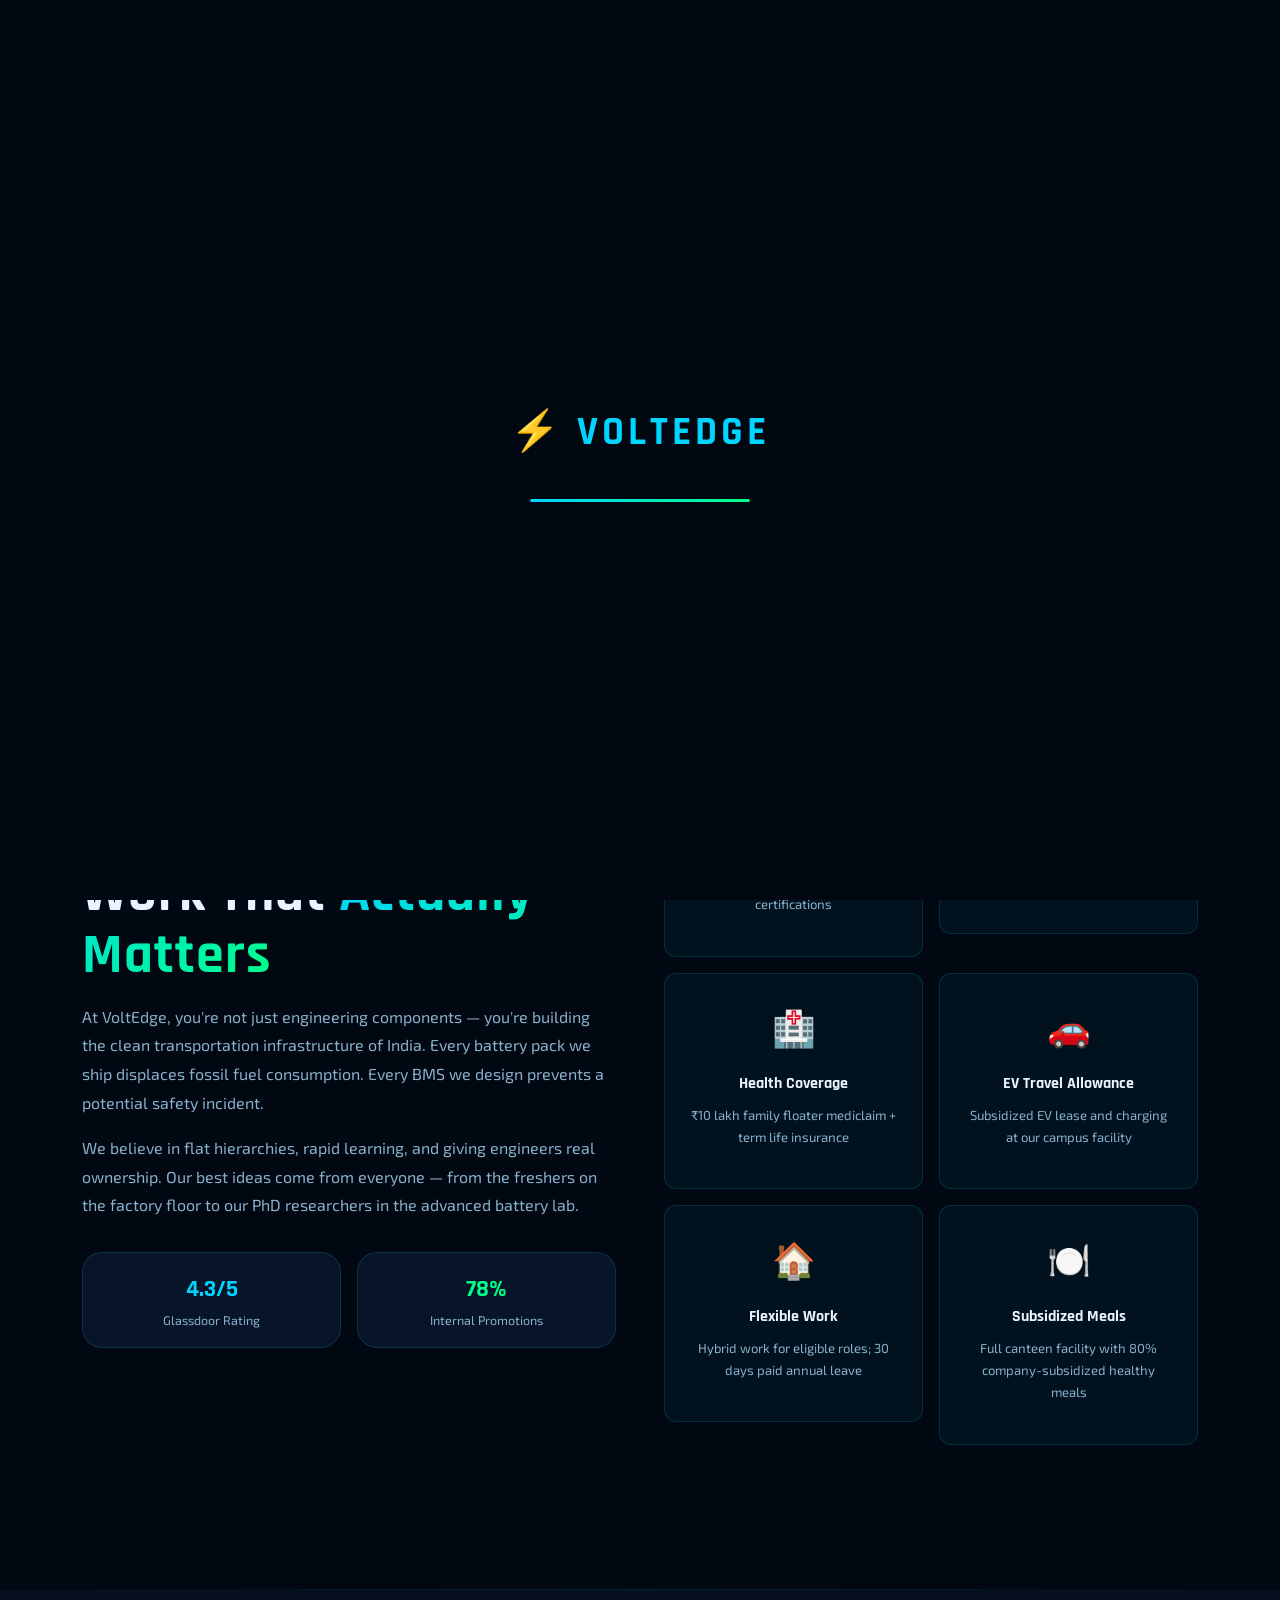
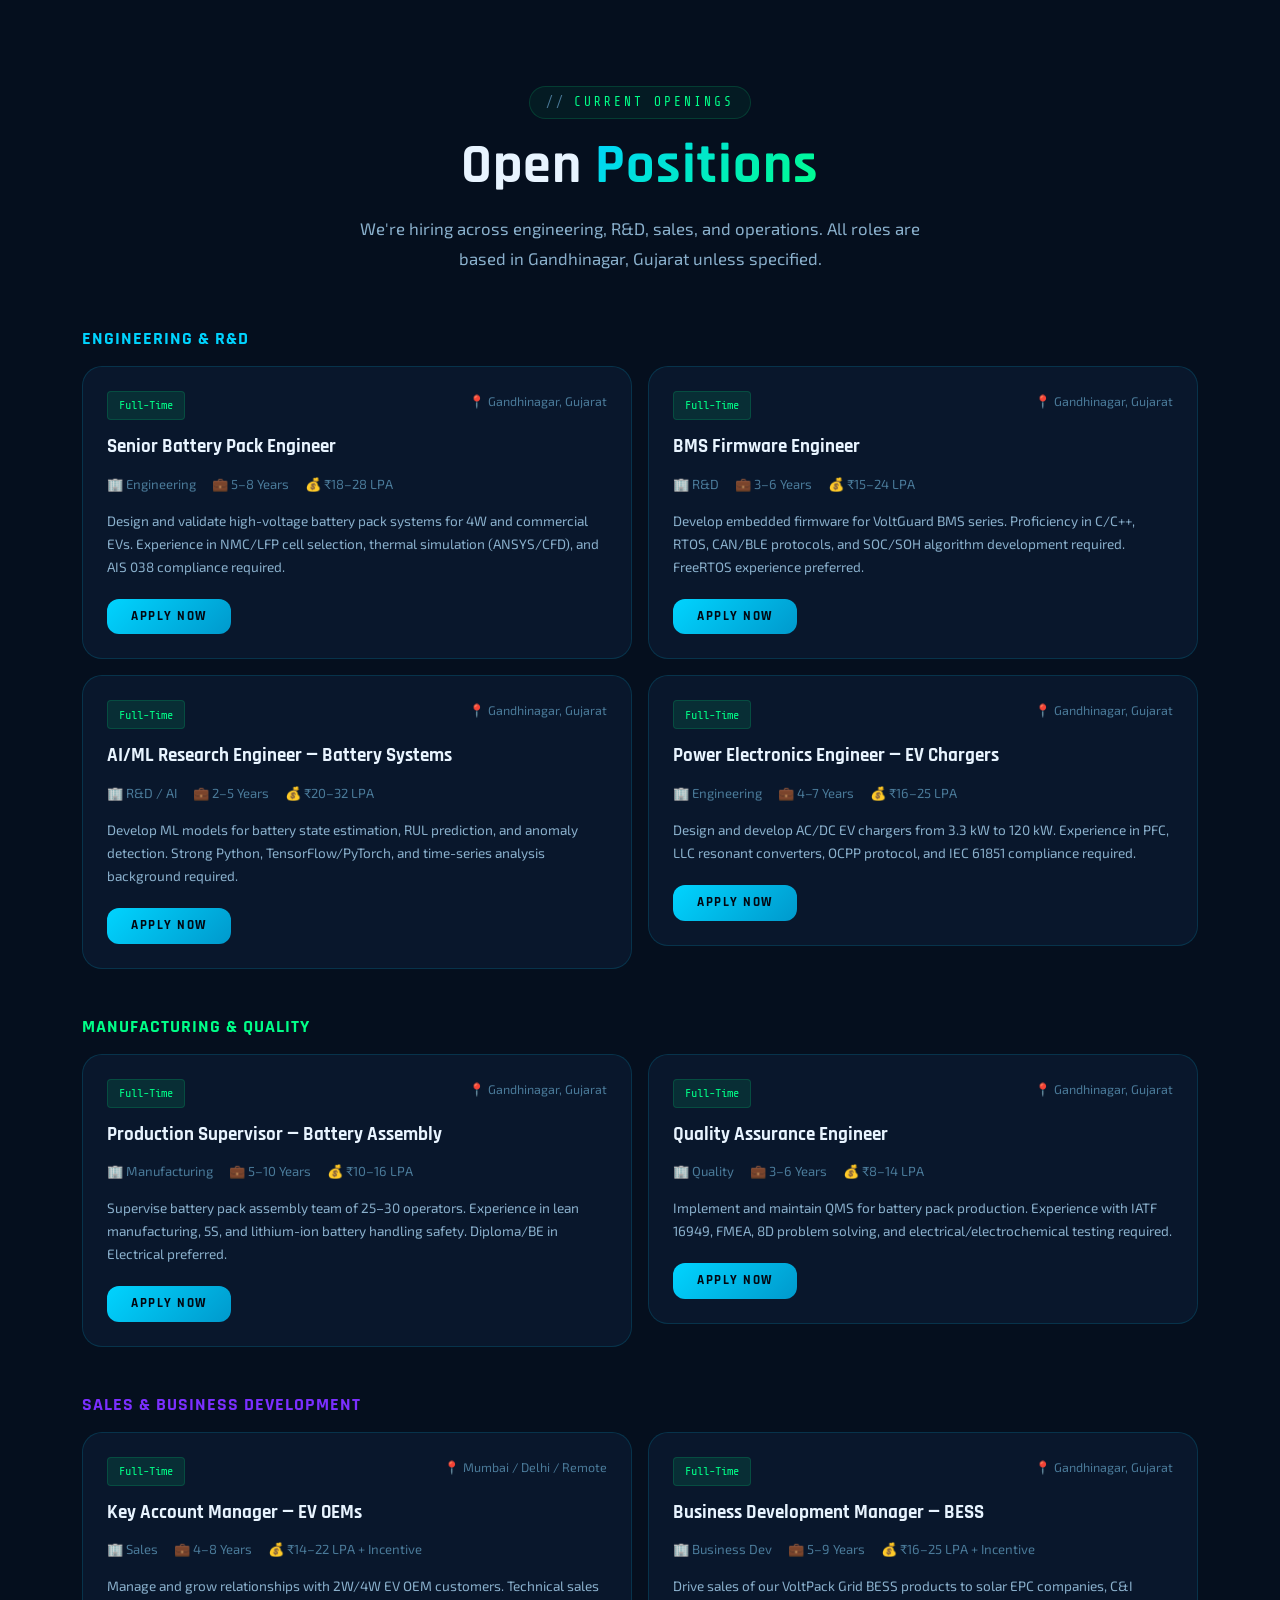
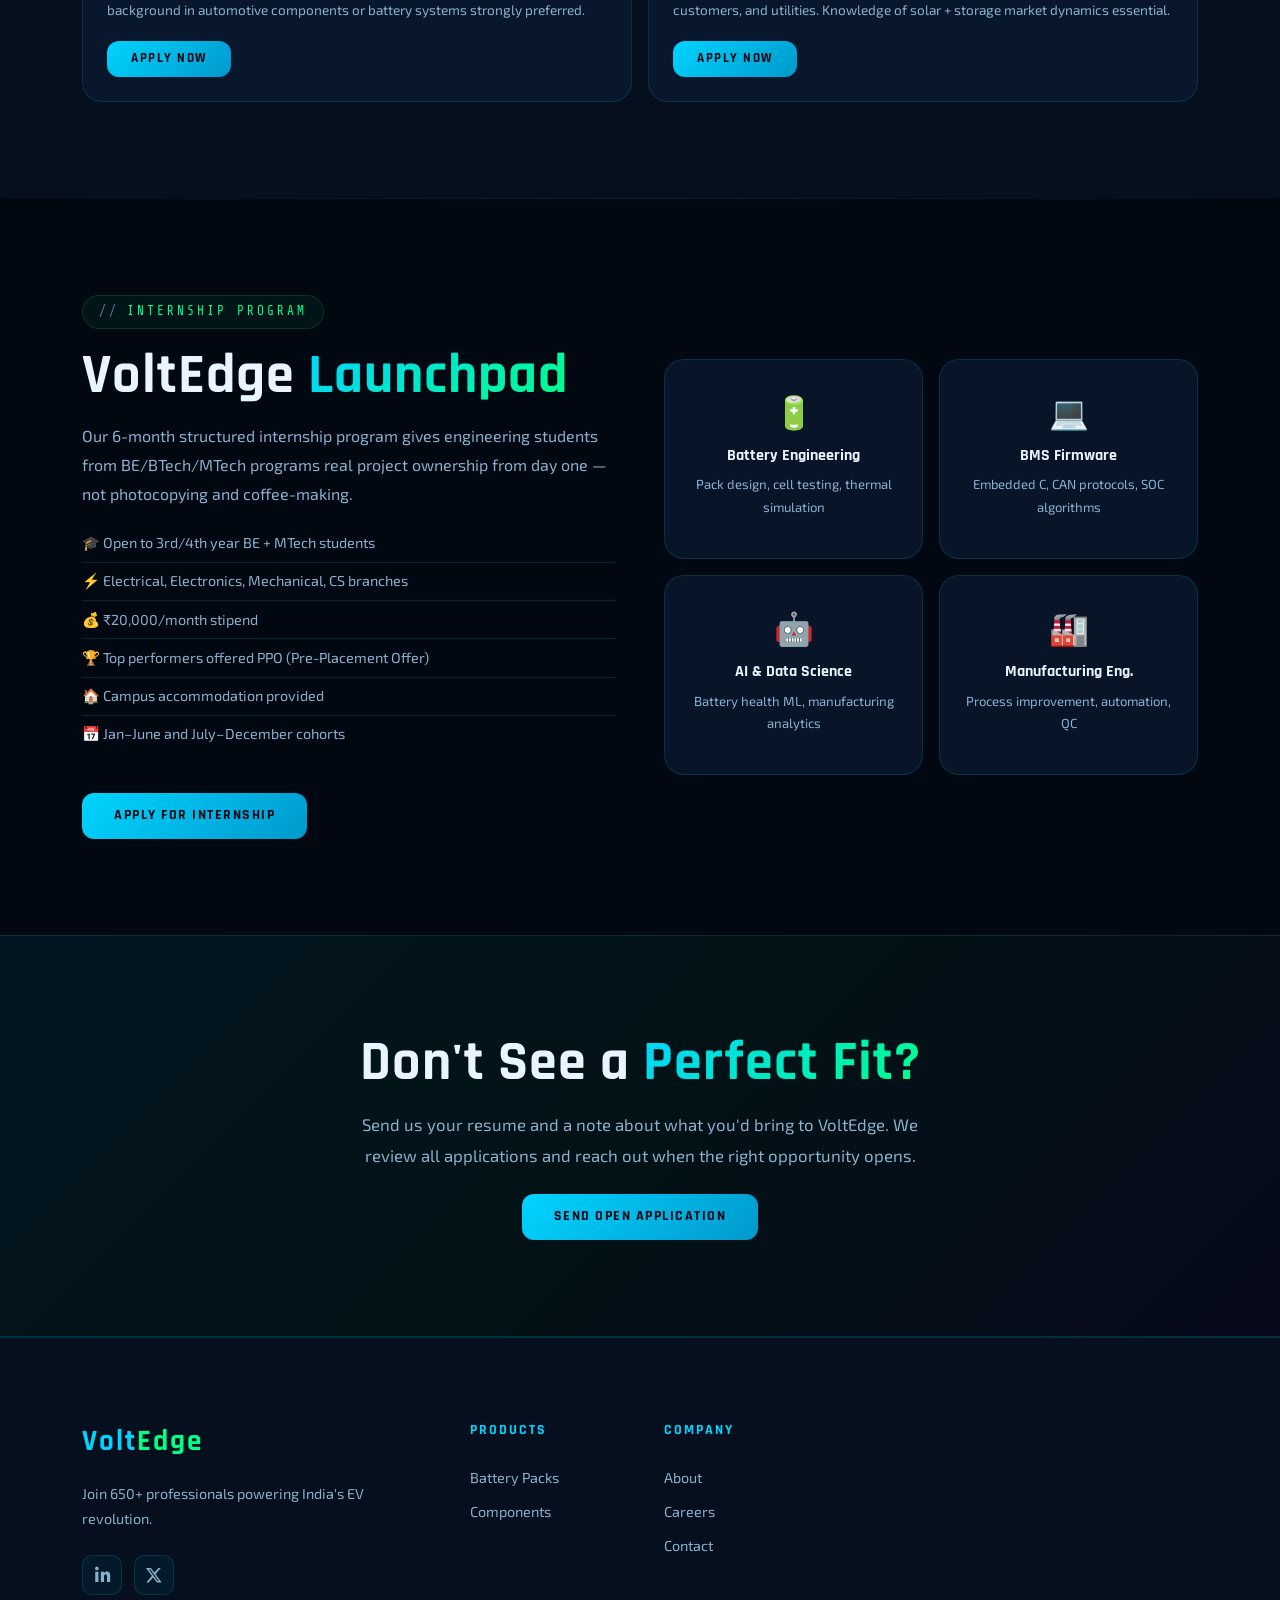
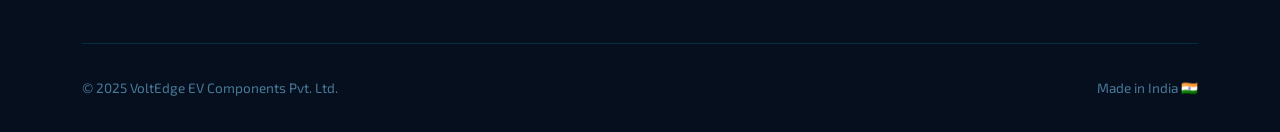
<file: careers.html>
<!DOCTYPE html>
<html lang="en">
<head>
  <meta charset="UTF-8"/><meta name="viewport" content="width=device-width, initial-scale=1.0"/>
  <title>Careers | VoltEdge EV Components</title>
  <meta name="description" content="Join VoltEdge EV Components — India's leading EV battery manufacturer. Explore exciting engineering, R&D, manufacturing, and business roles."/>
  <link rel="stylesheet" href="https://cdn.jsdelivr.net/npm/bootstrap@5.3.2/dist/css/bootstrap.min.css"/>
  <link rel="stylesheet" href="https://cdnjs.cloudflare.com/ajax/libs/font-awesome/6.5.0/css/all.min.css"/>
  <link rel="stylesheet" href="css/style.css"/>
  <style>
    .apply-modal { display:none; position:fixed; inset:0; z-index:2000; background:rgba(0,0,0,0.85); backdrop-filter:blur(10px); overflow-y:auto; }
    .apply-modal.open { display:block; }
    .apply-modal-inner { max-width:620px; margin:4rem auto; background:var(--dark2); border:1px solid var(--border); border-radius:var(--radius-lg); padding:2.5rem; position:relative; }
    .modal-close { position:absolute; top:1.5rem; right:1.5rem; background:var(--surface2); border:1px solid var(--border); border-radius:8px; width:40px; height:40px; display:flex;align-items:center;justify-content:center; cursor:pointer; color:var(--text2); font-size:1.2rem; transition:var(--transition); }
    .modal-close:hover { color:var(--primary); border-color:var(--primary); }
    .benefit-card { background:var(--surface2); border:1px solid var(--border); border-radius:var(--radius); padding:1.5rem; text-align:center; transition:var(--transition); }
    .benefit-card:hover { border-color:var(--primary); box-shadow:var(--glow); }
    .benefit-icon { font-size:2.2rem; margin-bottom:0.8rem; }
    .benefit-title { font-family:var(--font-display); font-weight:700; font-size:1rem; margin-bottom:0.4rem; }
    @media(max-width:576px) { .apply-modal-inner { margin:1rem; padding:1.5rem; } }
  </style>
</head>
<body>
<div id="loader"><div class="loader-logo">⚡ VOLTEDGE</div><div class="loader-bar"><div class="loader-bar-inner"></div></div></div>
<div id="cursor"></div><div id="cursor-ring"></div>
<div id="nav-overlay"></div>

<nav id="navbar" class="navbar navbar-expand-lg">
  <div class="container">
    <a class="navbar-brand" href="index.html"><div class="brand-icon">⚡</div><span><span class="brand-volt">Volt</span><span class="brand-edge">Edge</span></span></a>
    <button class="navbar-toggler" type="button" data-bs-toggle="collapse" data-bs-target="#navbarNav" aria-expanded="false">
      <span class="toggler-line"></span><span class="toggler-line"></span><span class="toggler-line"></span>
    </button>
    <div class="collapse navbar-collapse" id="navbarNav">
      <ul class="navbar-nav mx-auto">
        <li class="nav-item"><a class="nav-link" href="index.html">Home</a></li>
        <li class="nav-item"><a class="nav-link" href="about.html">About</a></li>
        <li class="nav-item"><a class="nav-link" href="battery-solutions.html">Batteries</a></li>
        <li class="nav-item"><a class="nav-link" href="components.html">Components</a></li>
        <li class="nav-item"><a class="nav-link" href="research.html">R&amp;D</a></li>
        <li class="nav-item"><a class="nav-link" href="industries.html">Industries</a></li>
        <li class="nav-item"><a class="nav-link" href="sustainability.html">Sustainability</a></li>
        <li class="nav-item"><a class="nav-link" href="blog.html">Blog</a></li>
        <li class="nav-item"><a class="nav-link active" href="careers.html">Careers</a></li>
        <li class="nav-item"><a class="nav-link" href="contact.html">Contact</a></li>
      </ul>
      <div class="nav-cta"><a href="contact.html" class="btn btn-volt"><span>Get Quote</span></a></div>
    </div>
  </div>
</nav>

<section class="page-hero">
  <div class="container page-hero-content">
    <div class="breadcrumb-volt mb-3"><a href="index.html">Home</a><span class="sep">/</span><span>Careers</span></div>
    <div class="section-tag">Join Our Team</div>
    <h1 class="page-hero-title">Build the <span class="gradient-text">Electric Future</span><br/>With Us</h1>
    <p class="section-subtitle">650+ passionate engineers, researchers, and professionals working together to power India's EV revolution. We're growing fast — come grow with us.</p>
    <div class="d-flex gap-3 mt-4 flex-wrap">
      <a href="#open-positions" class="btn btn-volt"><span>⚡ View Open Positions</span></a>
      <a href="#internships" class="btn-outline-volt">Internship Program →</a>
    </div>
  </div>
</section>

<!-- Culture Section -->
<section class="py-section">
  <div class="container">
    <div class="row align-items-center g-5 mb-5">
      <div class="col-lg-6 reveal-left">
        <div class="section-tag">Our Culture</div>
        <h2 class="section-title">Work That <span class="gradient-text">Actually Matters</span></h2>
        <p style="color:var(--text2);line-height:1.8;margin-top:1rem;">At VoltEdge, you're not just engineering components — you're building the clean transportation infrastructure of India. Every battery pack we ship displaces fossil fuel consumption. Every BMS we design prevents a potential safety incident.</p>
        <p style="color:var(--text2);line-height:1.8;margin-top:0.8rem;">We believe in flat hierarchies, rapid learning, and giving engineers real ownership. Our best ideas come from everyone — from the freshers on the factory floor to our PhD researchers in the advanced battery lab.</p>
        <div class="row g-3 mt-3">
          <div class="col-6"><div class="glass-card p-3 text-center"><div style="font-family:var(--font-display);font-size:1.5rem;font-weight:700;color:var(--primary);">4.3/5</div><div style="font-size:0.78rem;color:var(--text2);">Glassdoor Rating</div></div></div>
          <div class="col-6"><div class="glass-card p-3 text-center"><div style="font-family:var(--font-display);font-size:1.5rem;font-weight:700;color:var(--secondary);">78%</div><div style="font-size:0.78rem;color:var(--text2);">Internal Promotions</div></div></div>
        </div>
      </div>
      <div class="col-lg-6 reveal-right">
        <div class="row g-3">
          <div class="col-6"><div class="benefit-card reveal"><div class="benefit-icon">🧠</div><div class="benefit-title">Learning Budget</div><p style="font-size:0.82rem;color:var(--text2);">₹50,000/year per employee for courses, conferences & certifications</p></div></div>
          <div class="col-6"><div class="benefit-card reveal"><div class="benefit-icon">💰</div><div class="benefit-title">ESOP Program</div><p style="font-size:0.82rem;color:var(--text2);">Equity participation for all permanent employees after year 1</p></div></div>
          <div class="col-6"><div class="benefit-card reveal"><div class="benefit-icon">🏥</div><div class="benefit-title">Health Coverage</div><p style="font-size:0.82rem;color:var(--text2);">₹10 lakh family floater mediclaim + term life insurance</p></div></div>
          <div class="col-6"><div class="benefit-card reveal"><div class="benefit-icon">🚗</div><div class="benefit-title">EV Travel Allowance</div><p style="font-size:0.82rem;color:var(--text2);">Subsidized EV lease and charging at our campus facility</p></div></div>
          <div class="col-6"><div class="benefit-card reveal"><div class="benefit-icon">🏠</div><div class="benefit-title">Flexible Work</div><p style="font-size:0.82rem;color:var(--text2);">Hybrid work for eligible roles; 30 days paid annual leave</p></div></div>
          <div class="col-6"><div class="benefit-card reveal"><div class="benefit-icon">🍽️</div><div class="benefit-title">Subsidized Meals</div><p style="font-size:0.82rem;color:var(--text2);">Full canteen facility with 80% company-subsidized healthy meals</p></div></div>
        </div>
      </div>
    </div>
  </div>
</section>

<div class="section-divider"></div>

<!-- Open Positions -->
<section id="open-positions" class="py-section bg-dark-surface">
  <div class="container">
    <div class="text-center mb-section">
      <div class="section-tag">Current Openings</div>
      <h2 class="section-title">Open <span class="gradient-text">Positions</span></h2>
      <p class="section-subtitle mx-auto">We're hiring across engineering, R&D, sales, and operations. All roles are based in Gandhinagar, Gujarat unless specified.</p>
    </div>

    <!-- Engineering -->
    <h4 style="font-family:var(--font-display);font-weight:700;color:var(--primary);margin-bottom:1rem;font-size:1.1rem;letter-spacing:1px;">ENGINEERING & R&D</h4>
    <div class="row g-3 mb-5">
      <div class="col-md-6">
        <div class="job-card reveal">
          <div class="d-flex justify-content-between align-items-start flex-wrap gap-2">
            <span class="job-type full">Full-Time</span>
            <span style="font-size:0.78rem;color:var(--text3);">📍 Gandhinagar, Gujarat</span>
          </div>
          <div class="job-title">Senior Battery Pack Engineer</div>
          <div class="job-meta"><span>🏢 Engineering</span><span>💼 5–8 Years</span><span>💰 ₹18–28 LPA</span></div>
          <p style="font-size:0.85rem;color:var(--text2);margin:0.8rem 0;">Design and validate high-voltage battery pack systems for 4W and commercial EVs. Experience in NMC/LFP cell selection, thermal simulation (ANSYS/CFD), and AIS 038 compliance required.</p>
          <button class="btn btn-volt mt-2" style="padding:0.5rem 1.5rem;font-size:0.82rem;" onclick="openApply('Senior Battery Pack Engineer')"><span>Apply Now</span></button>
        </div>
      </div>
      <div class="col-md-6">
        <div class="job-card reveal">
          <div class="d-flex justify-content-between align-items-start flex-wrap gap-2">
            <span class="job-type full">Full-Time</span>
            <span style="font-size:0.78rem;color:var(--text3);">📍 Gandhinagar, Gujarat</span>
          </div>
          <div class="job-title">BMS Firmware Engineer</div>
          <div class="job-meta"><span>🏢 R&D</span><span>💼 3–6 Years</span><span>💰 ₹15–24 LPA</span></div>
          <p style="font-size:0.85rem;color:var(--text2);margin:0.8rem 0;">Develop embedded firmware for VoltGuard BMS series. Proficiency in C/C++, RTOS, CAN/BLE protocols, and SOC/SOH algorithm development required. FreeRTOS experience preferred.</p>
          <button class="btn btn-volt mt-2" style="padding:0.5rem 1.5rem;font-size:0.82rem;" onclick="openApply('BMS Firmware Engineer')"><span>Apply Now</span></button>
        </div>
      </div>
      <div class="col-md-6">
        <div class="job-card reveal">
          <div class="d-flex justify-content-between align-items-start flex-wrap gap-2">
            <span class="job-type full">Full-Time</span>
            <span style="font-size:0.78rem;color:var(--text3);">📍 Gandhinagar, Gujarat</span>
          </div>
          <div class="job-title">AI/ML Research Engineer — Battery Systems</div>
          <div class="job-meta"><span>🏢 R&D / AI</span><span>💼 2–5 Years</span><span>💰 ₹20–32 LPA</span></div>
          <p style="font-size:0.85rem;color:var(--text2);margin:0.8rem 0;">Develop ML models for battery state estimation, RUL prediction, and anomaly detection. Strong Python, TensorFlow/PyTorch, and time-series analysis background required.</p>
          <button class="btn btn-volt mt-2" style="padding:0.5rem 1.5rem;font-size:0.82rem;" onclick="openApply('AI/ML Research Engineer')"><span>Apply Now</span></button>
        </div>
      </div>
      <div class="col-md-6">
        <div class="job-card reveal">
          <div class="d-flex justify-content-between align-items-start flex-wrap gap-2">
            <span class="job-type full">Full-Time</span>
            <span style="font-size:0.78rem;color:var(--text3);">📍 Gandhinagar, Gujarat</span>
          </div>
          <div class="job-title">Power Electronics Engineer — EV Chargers</div>
          <div class="job-meta"><span>🏢 Engineering</span><span>💼 4–7 Years</span><span>💰 ₹16–25 LPA</span></div>
          <p style="font-size:0.85rem;color:var(--text2);margin:0.8rem 0;">Design and develop AC/DC EV chargers from 3.3 kW to 120 kW. Experience in PFC, LLC resonant converters, OCPP protocol, and IEC 61851 compliance required.</p>
          <button class="btn btn-volt mt-2" style="padding:0.5rem 1.5rem;font-size:0.82rem;" onclick="openApply('Power Electronics Engineer')"><span>Apply Now</span></button>
        </div>
      </div>
    </div>

    <!-- Manufacturing -->
    <h4 style="font-family:var(--font-display);font-weight:700;color:var(--secondary);margin-bottom:1rem;font-size:1.1rem;letter-spacing:1px;">MANUFACTURING & QUALITY</h4>
    <div class="row g-3 mb-5">
      <div class="col-md-6">
        <div class="job-card reveal">
          <div class="d-flex justify-content-between align-items-start flex-wrap gap-2">
            <span class="job-type full">Full-Time</span>
            <span style="font-size:0.78rem;color:var(--text3);">📍 Gandhinagar, Gujarat</span>
          </div>
          <div class="job-title">Production Supervisor — Battery Assembly</div>
          <div class="job-meta"><span>🏢 Manufacturing</span><span>💼 5–10 Years</span><span>💰 ₹10–16 LPA</span></div>
          <p style="font-size:0.85rem;color:var(--text2);margin:0.8rem 0;">Supervise battery pack assembly team of 25–30 operators. Experience in lean manufacturing, 5S, and lithium-ion battery handling safety. Diploma/BE in Electrical preferred.</p>
          <button class="btn btn-volt mt-2" style="padding:0.5rem 1.5rem;font-size:0.82rem;" onclick="openApply('Production Supervisor')"><span>Apply Now</span></button>
        </div>
      </div>
      <div class="col-md-6">
        <div class="job-card reveal">
          <div class="d-flex justify-content-between align-items-start flex-wrap gap-2">
            <span class="job-type full">Full-Time</span>
            <span style="font-size:0.78rem;color:var(--text3);">📍 Gandhinagar, Gujarat</span>
          </div>
          <div class="job-title">Quality Assurance Engineer</div>
          <div class="job-meta"><span>🏢 Quality</span><span>💼 3–6 Years</span><span>💰 ₹8–14 LPA</span></div>
          <p style="font-size:0.85rem;color:var(--text2);margin:0.8rem 0;">Implement and maintain QMS for battery pack production. Experience with IATF 16949, FMEA, 8D problem solving, and electrical/electrochemical testing required.</p>
          <button class="btn btn-volt mt-2" style="padding:0.5rem 1.5rem;font-size:0.82rem;" onclick="openApply('Quality Assurance Engineer')"><span>Apply Now</span></button>
        </div>
      </div>
    </div>

    <!-- Sales & Business -->
    <h4 style="font-family:var(--font-display);font-weight:700;color:var(--accent);margin-bottom:1rem;font-size:1.1rem;letter-spacing:1px;">SALES & BUSINESS DEVELOPMENT</h4>
    <div class="row g-3">
      <div class="col-md-6">
        <div class="job-card reveal">
          <div class="d-flex justify-content-between align-items-start flex-wrap gap-2">
            <span class="job-type full">Full-Time</span>
            <span style="font-size:0.78rem;color:var(--text3);">📍 Mumbai / Delhi / Remote</span>
          </div>
          <div class="job-title">Key Account Manager — EV OEMs</div>
          <div class="job-meta"><span>🏢 Sales</span><span>💼 4–8 Years</span><span>💰 ₹14–22 LPA + Incentive</span></div>
          <p style="font-size:0.85rem;color:var(--text2);margin:0.8rem 0;">Manage and grow relationships with 2W/4W EV OEM customers. Technical sales background in automotive components or battery systems strongly preferred.</p>
          <button class="btn btn-volt mt-2" style="padding:0.5rem 1.5rem;font-size:0.82rem;" onclick="openApply('Key Account Manager')"><span>Apply Now</span></button>
        </div>
      </div>
      <div class="col-md-6">
        <div class="job-card reveal">
          <div class="d-flex justify-content-between align-items-start flex-wrap gap-2">
            <span class="job-type full">Full-Time</span>
            <span style="font-size:0.78rem;color:var(--text3);">📍 Gandhinagar, Gujarat</span>
          </div>
          <div class="job-title">Business Development Manager — BESS</div>
          <div class="job-meta"><span>🏢 Business Dev</span><span>💼 5–9 Years</span><span>💰 ₹16–25 LPA + Incentive</span></div>
          <p style="font-size:0.85rem;color:var(--text2);margin:0.8rem 0;">Drive sales of our VoltPack Grid BESS products to solar EPC companies, C&I customers, and utilities. Knowledge of solar + storage market dynamics essential.</p>
          <button class="btn btn-volt mt-2" style="padding:0.5rem 1.5rem;font-size:0.82rem;" onclick="openApply('Business Development Manager')"><span>Apply Now</span></button>
        </div>
      </div>
    </div>
  </div>
</section>

<div class="section-divider"></div>

<!-- Internship Section -->
<section id="internships" class="py-section">
  <div class="container">
    <div class="row align-items-center g-5">
      <div class="col-lg-6 reveal-left">
        <div class="section-tag">Internship Program</div>
        <h2 class="section-title">VoltEdge <span class="gradient-text">Launchpad</span></h2>
        <p style="color:var(--text2);line-height:1.8;margin-top:1rem;">Our 6-month structured internship program gives engineering students from BE/BTech/MTech programs real project ownership from day one — not photocopying and coffee-making.</p>
        <ul style="list-style:none;padding:0;color:var(--text2);font-size:0.9rem;margin-top:1rem;">
          <li style="padding:0.4rem 0;border-bottom:1px solid var(--border);">🎓 Open to 3rd/4th year BE + MTech students</li>
          <li style="padding:0.4rem 0;border-bottom:1px solid var(--border);">⚡ Electrical, Electronics, Mechanical, CS branches</li>
          <li style="padding:0.4rem 0;border-bottom:1px solid var(--border);">💰 ₹20,000/month stipend</li>
          <li style="padding:0.4rem 0;border-bottom:1px solid var(--border);">🏆 Top performers offered PPO (Pre-Placement Offer)</li>
          <li style="padding:0.4rem 0;border-bottom:1px solid var(--border);">🏠 Campus accommodation provided</li>
          <li style="padding:0.4rem 0;">📅 Jan–June and July–December cohorts</li>
        </ul>
        <button class="btn btn-volt mt-4" onclick="openApply('Internship — Launchpad Program')"><span>Apply for Internship</span></button>
      </div>
      <div class="col-lg-6 reveal-right">
        <div class="row g-3">
          <div class="col-6"><div class="glass-card p-4 text-center"><div style="font-size:2rem;margin-bottom:0.5rem;">🔋</div><h6 style="font-family:var(--font-display);font-weight:700;">Battery Engineering</h6><p style="font-size:0.82rem;color:var(--text2);">Pack design, cell testing, thermal simulation</p></div></div>
          <div class="col-6"><div class="glass-card p-4 text-center"><div style="font-size:2rem;margin-bottom:0.5rem;">💻</div><h6 style="font-family:var(--font-display);font-weight:700;">BMS Firmware</h6><p style="font-size:0.82rem;color:var(--text2);">Embedded C, CAN protocols, SOC algorithms</p></div></div>
          <div class="col-6"><div class="glass-card p-4 text-center"><div style="font-size:2rem;margin-bottom:0.5rem;">🤖</div><h6 style="font-family:var(--font-display);font-weight:700;">AI & Data Science</h6><p style="font-size:0.82rem;color:var(--text2);">Battery health ML, manufacturing analytics</p></div></div>
          <div class="col-6"><div class="glass-card p-4 text-center"><div style="font-size:2rem;margin-bottom:0.5rem;">🏭</div><h6 style="font-family:var(--font-display);font-weight:700;">Manufacturing Eng.</h6><p style="font-size:0.82rem;color:var(--text2);">Process improvement, automation, QC</p></div></div>
        </div>
      </div>
    </div>
  </div>
</section>

<!-- Application Modal -->
<div class="apply-modal" id="applyModal">
  <div class="apply-modal-inner">
    <button class="modal-close" onclick="closeApply()">✕</button>
    <div class="section-tag mb-3">Application Form</div>
    <h3 style="font-family:var(--font-display);font-weight:700;font-size:1.4rem;margin-bottom:1.5rem;">Apply for: <span id="applyRole" style="color:var(--primary);"></span></h3>
    <form id="career-form">
      <input type="hidden" id="applyRoleField" name="role"/>
      <div class="mb-3">
        <label class="form-label-volt">Full Name *</label>
        <input type="text" class="form-control-volt" placeholder="Rahul Sharma" required/>
      </div>
      <div class="row g-3 mb-3">
        <div class="col-sm-6">
          <label class="form-label-volt">Email Address *</label>
          <input type="email" class="form-control-volt" placeholder="rahul@email.com" required/>
        </div>
        <div class="col-sm-6">
          <label class="form-label-volt">Phone Number *</label>
          <input type="tel" class="form-control-volt" placeholder="+91 98765 43210" required/>
        </div>
      </div>
      <div class="row g-3 mb-3">
        <div class="col-sm-6">
          <label class="form-label-volt">Current Location</label>
          <input type="text" class="form-control-volt" placeholder="Ahmedabad, Gujarat"/>
        </div>
        <div class="col-sm-6">
          <label class="form-label-volt">Years of Experience</label>
          <select class="form-control-volt">
            <option>Fresher / Student</option>
            <option>1–3 Years</option>
            <option>3–6 Years</option>
            <option>6–10 Years</option>
            <option>10+ Years</option>
          </select>
        </div>
      </div>
      <div class="mb-3">
        <label class="form-label-volt">LinkedIn Profile / Portfolio URL</label>
        <input type="url" class="form-control-volt" placeholder="https://linkedin.com/in/yourprofile"/>
      </div>
      <div class="mb-3">
        <label class="form-label-volt">Resume / CV (PDF link or describe)*</label>
        <input type="text" class="form-control-volt" placeholder="Drive/Dropbox link to your resume PDF" required/>
      </div>
      <div class="mb-4">
        <label class="form-label-volt">Why do you want to join VoltEdge?</label>
        <textarea class="form-control-volt" rows="3" placeholder="Tell us what excites you about working on EV technology..."></textarea>
      </div>
      <button type="submit" class="btn btn-volt w-100"><span>Submit Application ⚡</span></button>
      <p style="font-size:0.78rem;color:var(--text3);text-align:center;margin-top:0.8rem;">Our HR team typically responds within 5 business days.</p>
    </form>
  </div>
</div>

<section class="cta-section">
  <div class="container text-center">
    <h2 class="section-title mb-3">Don't See a <span class="gradient-text">Perfect Fit?</span></h2>
    <p class="section-subtitle mx-auto mb-4">Send us your resume and a note about what you'd bring to VoltEdge. We review all applications and reach out when the right opportunity opens.</p>
    <button class="btn btn-volt" onclick="openApply('General Application')"><span>Send Open Application</span></button>
  </div>
</section>

<footer class="footer">
  <div class="container">
    <div class="row g-5">
      <div class="col-lg-4"><div class="footer-brand"><span class="brand-volt">Volt</span><span class="brand-edge">Edge</span></div><p class="footer-desc">Join 650+ professionals powering India's EV revolution.</p><div class="social-links"><a class="social-btn" href="#"><i class="fab fa-linkedin-in"></i></a><a class="social-btn" href="#"><i class="fab fa-x-twitter"></i></a></div></div>
      <div class="col-sm-6 col-lg-2"><div class="footer-heading">Products</div><a class="footer-link" href="battery-solutions.html">Battery Packs</a><a class="footer-link" href="components.html">Components</a></div>
      <div class="col-sm-6 col-lg-2"><div class="footer-heading">Company</div><a class="footer-link" href="about.html">About</a><a class="footer-link" href="careers.html">Careers</a><a class="footer-link" href="contact.html">Contact</a></div>
    </div>
    <div class="footer-bottom"><div class="footer-bottom-text">© 2025 VoltEdge EV Components Pvt. Ltd.</div><div class="footer-bottom-text">Made in India 🇮🇳</div></div>
  </div>
</footer>

<a href="https://wa.me/917923214567" class="wa-float"><i class="fab fa-whatsapp"></i></a>
<button id="back-to-top"><i class="fas fa-chevron-up"></i></button>
<script src="https://cdn.jsdelivr.net/npm/bootstrap@5.3.2/dist/js/bootstrap.bundle.min.js"></script>
<script src="js/script.js"></script>
<script>
function openApply(role) {
  document.getElementById('applyRole').textContent = role;
  document.getElementById('applyRoleField').value = role;
  document.getElementById('applyModal').classList.add('open');
  document.body.style.overflow = 'hidden';
}
function closeApply() {
  document.getElementById('applyModal').classList.remove('open');
  document.body.style.overflow = '';
}
document.getElementById('applyModal').addEventListener('click', function(e) {
  if (e.target === this) closeApply();
});
</script>
</body>
</html>
</file>
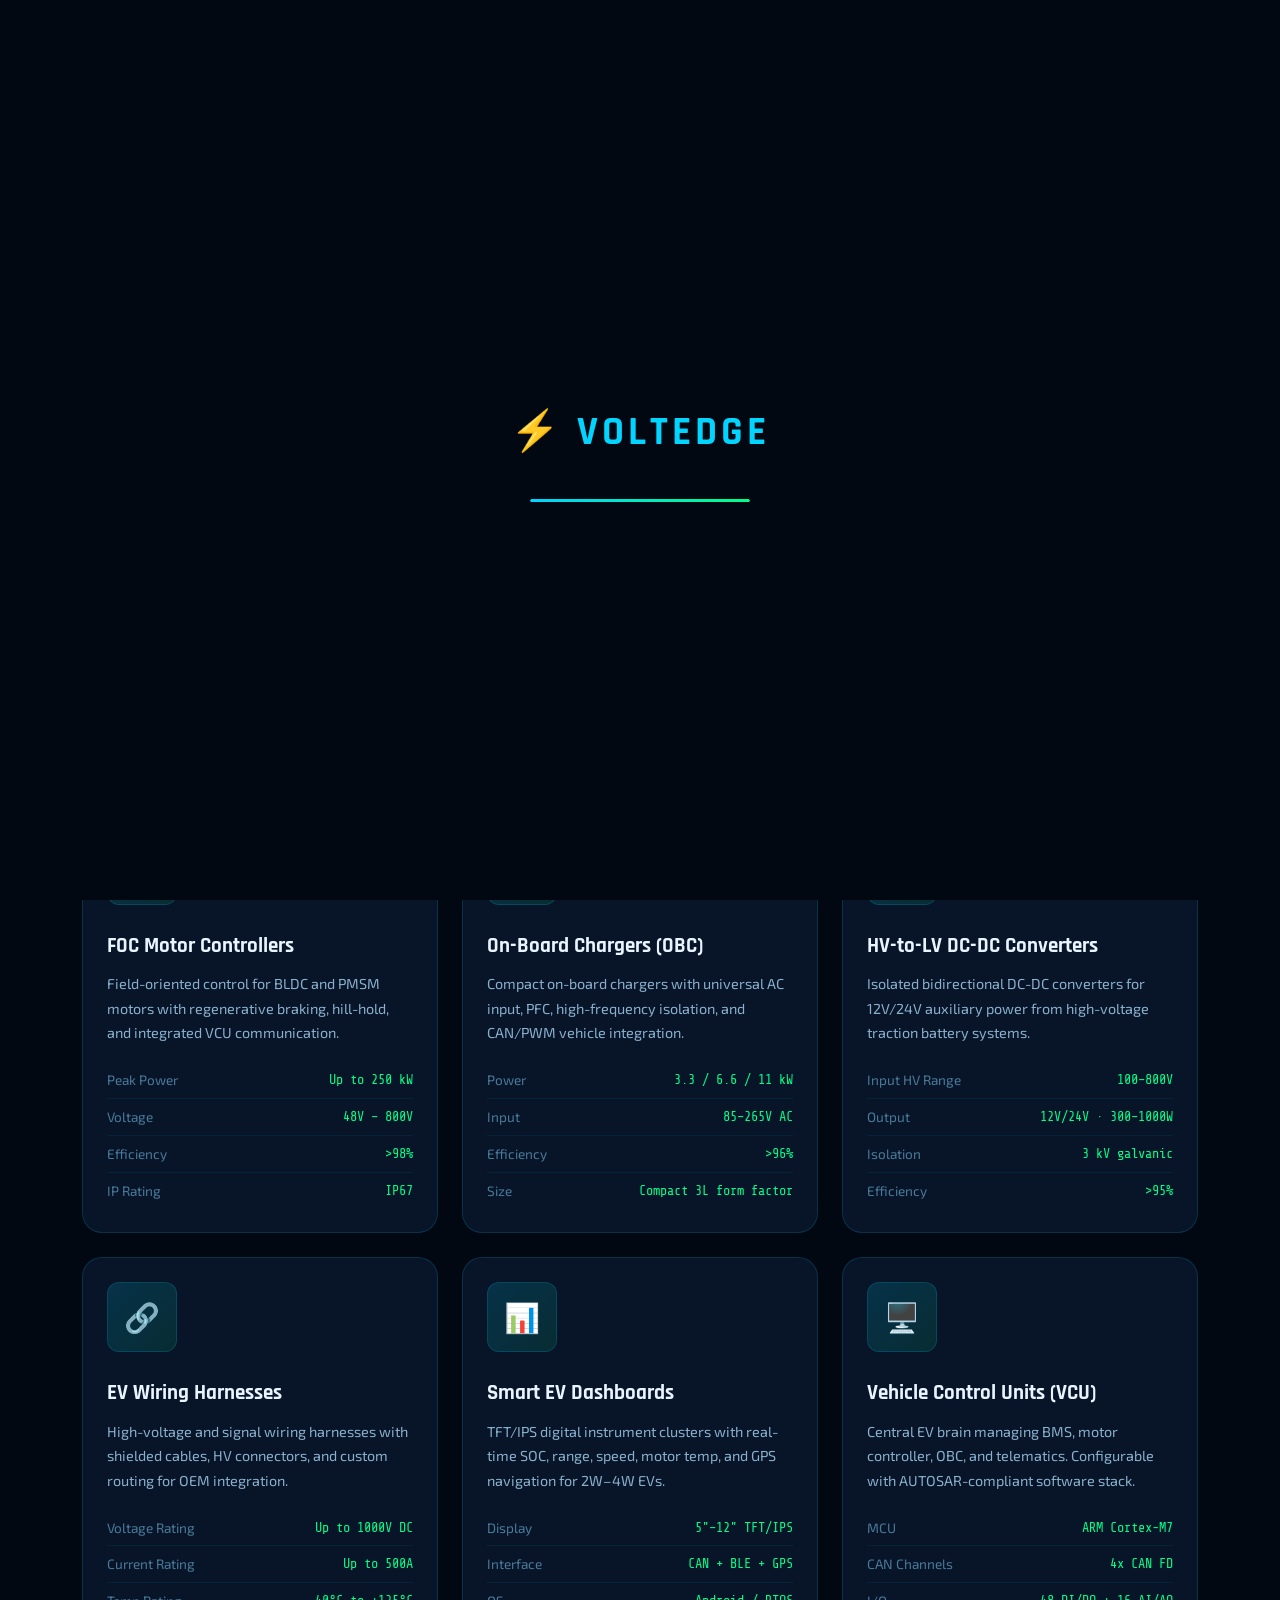
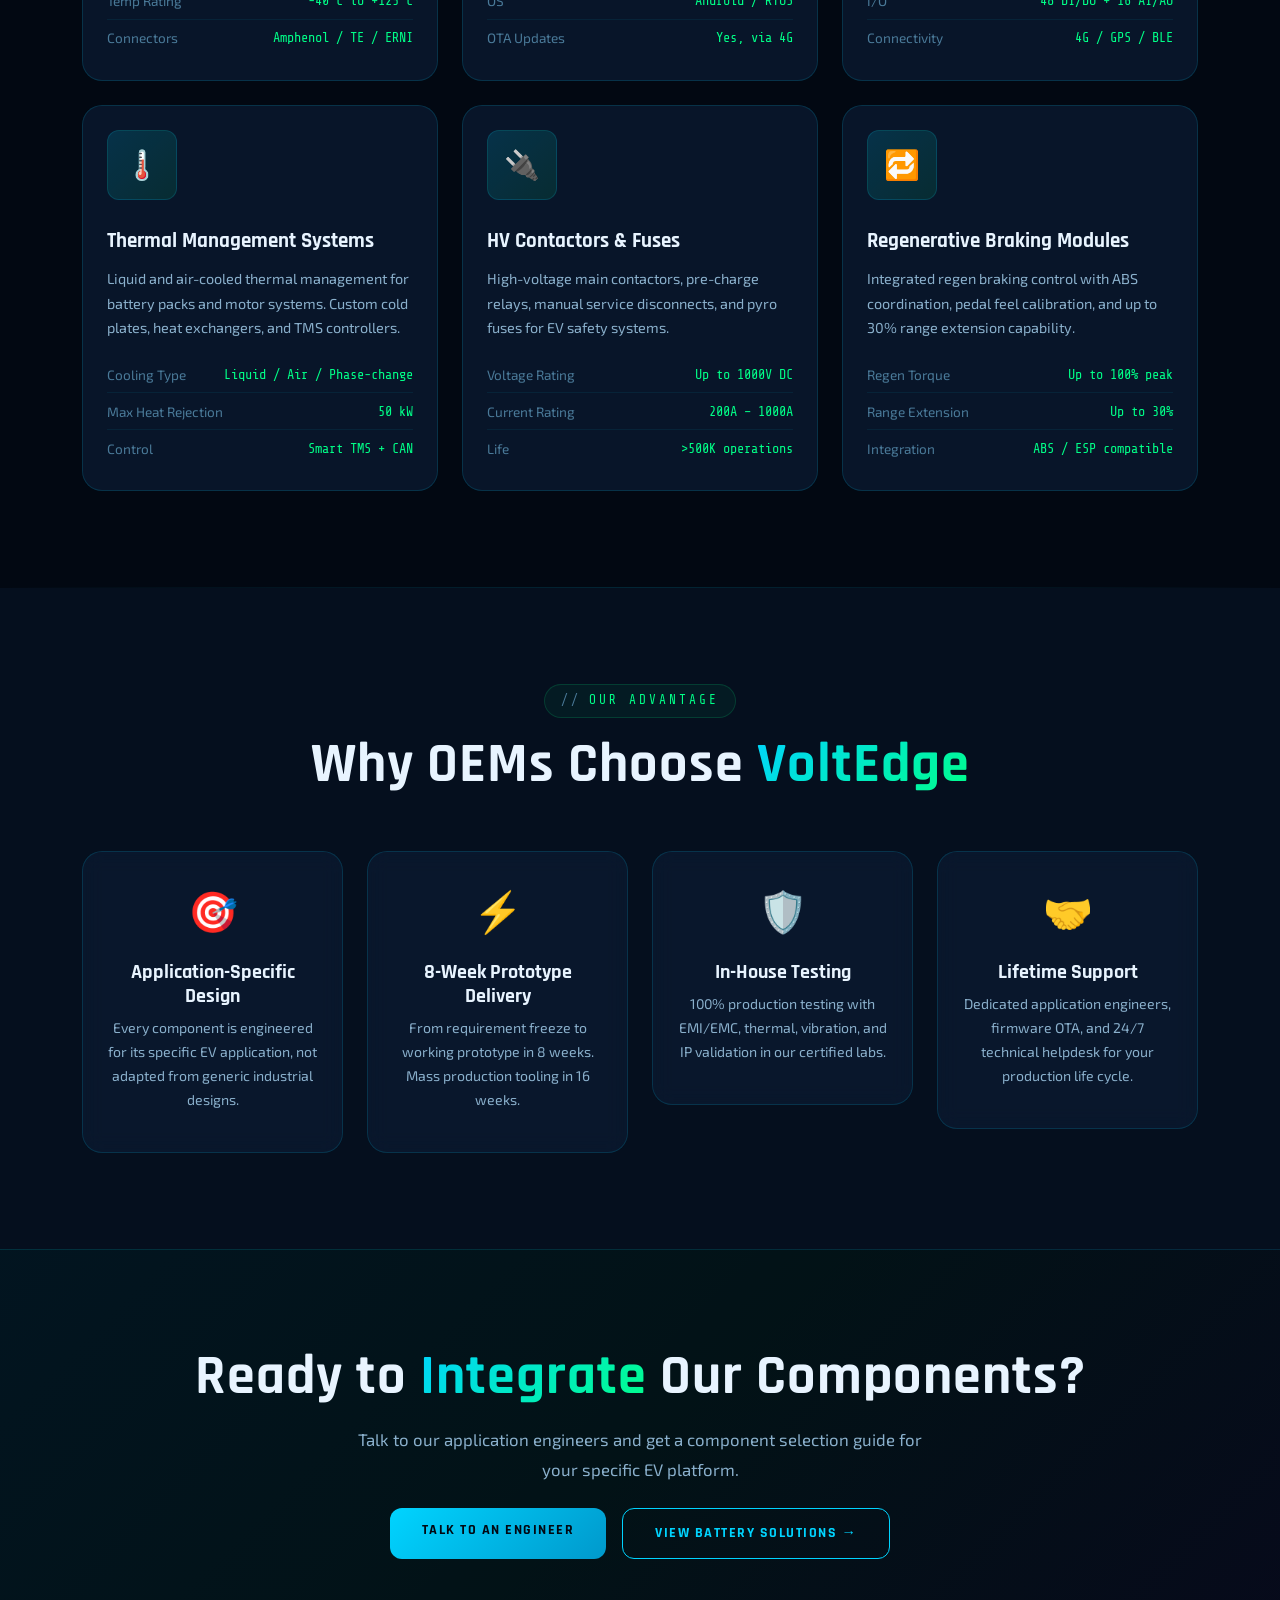
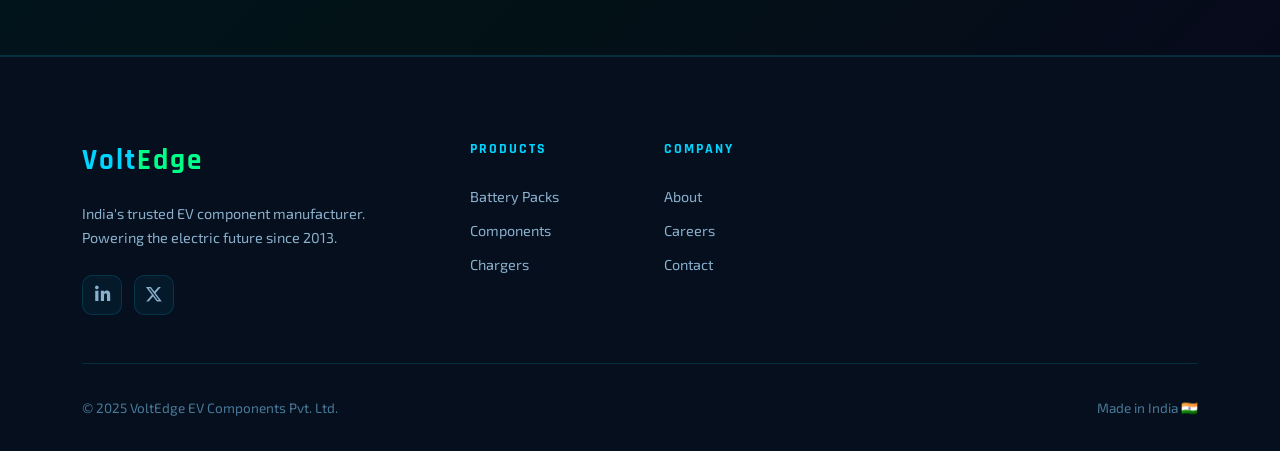
<file: components.html>
<!DOCTYPE html>
<html lang="en">
<head>
  <meta charset="UTF-8"/><meta name="viewport" content="width=device-width, initial-scale=1.0"/>
  <title>EV Components Manufacturing | VoltEdge EV Components</title>
  <meta name="description" content="EV motors, controllers, chargers, wiring harnesses, smart dashboards and power electronics by VoltEdge EV Components."/>
  <link rel="stylesheet" href="https://cdn.jsdelivr.net/npm/bootstrap@5.3.2/dist/css/bootstrap.min.css"/>
  <link rel="stylesheet" href="https://cdnjs.cloudflare.com/ajax/libs/font-awesome/6.5.0/css/all.min.css"/>
  <link rel="stylesheet" href="css/style.css"/>
</head>
<body>
<div id="loader"><div class="loader-logo">⚡ VOLTEDGE</div><div class="loader-bar"><div class="loader-bar-inner"></div></div></div>
<div id="cursor"></div><div id="cursor-ring"></div>
<div id="nav-overlay"></div>

<nav id="navbar" class="navbar navbar-expand-lg">
  <div class="container">
    <a class="navbar-brand" href="index.html"><div class="brand-icon">⚡</div><span><span class="brand-volt">Volt</span><span class="brand-edge">Edge</span></span></a>
    <button class="navbar-toggler" type="button" data-bs-toggle="collapse" data-bs-target="#navbarNav" aria-expanded="false">
      <span class="toggler-line"></span><span class="toggler-line"></span><span class="toggler-line"></span>
    </button>
    <div class="collapse navbar-collapse" id="navbarNav">
      <ul class="navbar-nav mx-auto">
        <li class="nav-item"><a class="nav-link" href="index.html">Home</a></li>
        <li class="nav-item"><a class="nav-link" href="about.html">About</a></li>
        <li class="nav-item"><a class="nav-link" href="battery-solutions.html">Batteries</a></li>
        <li class="nav-item"><a class="nav-link active" href="components.html">Components</a></li>
        <li class="nav-item"><a class="nav-link" href="research.html">R&amp;D</a></li>
        <li class="nav-item"><a class="nav-link" href="industries.html">Industries</a></li>
        <li class="nav-item"><a class="nav-link" href="sustainability.html">Sustainability</a></li>
        <li class="nav-item"><a class="nav-link" href="blog.html">Blog</a></li>
        <li class="nav-item"><a class="nav-link" href="careers.html">Careers</a></li>
        <li class="nav-item"><a class="nav-link" href="contact.html">Contact</a></li>
      </ul>
      <div class="nav-cta"><a href="contact.html" class="btn btn-volt"><span>Get Quote</span></a></div>
    </div>
  </div>
</nav>

<section class="page-hero">
  <div class="container page-hero-content">
    <div class="breadcrumb-volt mb-3"><a href="index.html">Home</a><span class="sep">/</span><span>EV Components</span></div>
    <div class="section-tag">Component Manufacturing</div>
    <h1 class="page-hero-title">Precision <span class="gradient-text">EV Components</span><br/>Built for Performance</h1>
    <p class="section-subtitle">Complete drivetrain components — motors, controllers, chargers, harnesses — engineered to OEM standards for every EV application.</p>
  </div>
</section>

<section class="py-section">
  <div class="container">
    <div class="text-center mb-section">
      <div class="section-tag">Our Components</div>
      <h2 class="section-title">Full Drivetrain <span class="gradient-text">Component Range</span></h2>
    </div>
    <div class="row g-4">
      <!-- Motor Controllers -->
      <div class="col-md-6 col-lg-4">
        <div class="glass-card p-4 h-100 reveal">
          <div class="product-icon-box">⚙️</div>
          <div class="product-title">FOC Motor Controllers</div>
          <div class="product-desc">Field-oriented control for BLDC and PMSM motors with regenerative braking, hill-hold, and integrated VCU communication.</div>
          <div class="product-specs">
            <div class="product-spec"><span class="spec-key">Peak Power</span><span class="spec-val">Up to 250 kW</span></div>
            <div class="product-spec"><span class="spec-key">Voltage</span><span class="spec-val">48V – 800V</span></div>
            <div class="product-spec"><span class="spec-key">Efficiency</span><span class="spec-val">>98%</span></div>
            <div class="product-spec"><span class="spec-key">IP Rating</span><span class="spec-val">IP67</span></div>
          </div>
        </div>
      </div>
      <!-- EV Chargers -->
      <div class="col-md-6 col-lg-4">
        <div class="glass-card p-4 h-100 reveal">
          <div class="product-icon-box">⚡</div>
          <div class="product-title">On-Board Chargers (OBC)</div>
          <div class="product-desc">Compact on-board chargers with universal AC input, PFC, high-frequency isolation, and CAN/PWM vehicle integration.</div>
          <div class="product-specs">
            <div class="product-spec"><span class="spec-key">Power</span><span class="spec-val">3.3 / 6.6 / 11 kW</span></div>
            <div class="product-spec"><span class="spec-key">Input</span><span class="spec-val">85–265V AC</span></div>
            <div class="product-spec"><span class="spec-key">Efficiency</span><span class="spec-val">>96%</span></div>
            <div class="product-spec"><span class="spec-key">Size</span><span class="spec-val">Compact 3L form factor</span></div>
          </div>
        </div>
      </div>
      <!-- DC-DC Converters -->
      <div class="col-md-6 col-lg-4">
        <div class="glass-card p-4 h-100 reveal">
          <div class="product-icon-box">🔄</div>
          <div class="product-title">HV-to-LV DC-DC Converters</div>
          <div class="product-desc">Isolated bidirectional DC-DC converters for 12V/24V auxiliary power from high-voltage traction battery systems.</div>
          <div class="product-specs">
            <div class="product-spec"><span class="spec-key">Input HV Range</span><span class="spec-val">100–800V</span></div>
            <div class="product-spec"><span class="spec-key">Output</span><span class="spec-val">12V/24V · 300–1000W</span></div>
            <div class="product-spec"><span class="spec-key">Isolation</span><span class="spec-val">3 kV galvanic</span></div>
            <div class="product-spec"><span class="spec-key">Efficiency</span><span class="spec-val">>95%</span></div>
          </div>
        </div>
      </div>
      <!-- Wiring Harness -->
      <div class="col-md-6 col-lg-4">
        <div class="glass-card p-4 h-100 reveal">
          <div class="product-icon-box">🔗</div>
          <div class="product-title">EV Wiring Harnesses</div>
          <div class="product-desc">High-voltage and signal wiring harnesses with shielded cables, HV connectors, and custom routing for OEM integration.</div>
          <div class="product-specs">
            <div class="product-spec"><span class="spec-key">Voltage Rating</span><span class="spec-val">Up to 1000V DC</span></div>
            <div class="product-spec"><span class="spec-key">Current Rating</span><span class="spec-val">Up to 500A</span></div>
            <div class="product-spec"><span class="spec-key">Temp Rating</span><span class="spec-val">-40°C to +125°C</span></div>
            <div class="product-spec"><span class="spec-key">Connectors</span><span class="spec-val">Amphenol / TE / ERNI</span></div>
          </div>
        </div>
      </div>
      <!-- Smart Dashboard -->
      <div class="col-md-6 col-lg-4">
        <div class="glass-card p-4 h-100 reveal">
          <div class="product-icon-box">📊</div>
          <div class="product-title">Smart EV Dashboards</div>
          <div class="product-desc">TFT/IPS digital instrument clusters with real-time SOC, range, speed, motor temp, and GPS navigation for 2W–4W EVs.</div>
          <div class="product-specs">
            <div class="product-spec"><span class="spec-key">Display</span><span class="spec-val">5"–12" TFT/IPS</span></div>
            <div class="product-spec"><span class="spec-key">Interface</span><span class="spec-val">CAN + BLE + GPS</span></div>
            <div class="product-spec"><span class="spec-key">OS</span><span class="spec-val">Android / RTOS</span></div>
            <div class="product-spec"><span class="spec-key">OTA Updates</span><span class="spec-val">Yes, via 4G</span></div>
          </div>
        </div>
      </div>
      <!-- VCU -->
      <div class="col-md-6 col-lg-4">
        <div class="glass-card p-4 h-100 reveal">
          <div class="product-icon-box">🖥️</div>
          <div class="product-title">Vehicle Control Units (VCU)</div>
          <div class="product-desc">Central EV brain managing BMS, motor controller, OBC, and telematics. Configurable with AUTOSAR-compliant software stack.</div>
          <div class="product-specs">
            <div class="product-spec"><span class="spec-key">MCU</span><span class="spec-val">ARM Cortex-M7</span></div>
            <div class="product-spec"><span class="spec-key">CAN Channels</span><span class="spec-val">4x CAN FD</span></div>
            <div class="product-spec"><span class="spec-key">I/O</span><span class="spec-val">48 DI/DO + 16 AI/AO</span></div>
            <div class="product-spec"><span class="spec-key">Connectivity</span><span class="spec-val">4G / GPS / BLE</span></div>
          </div>
        </div>
      </div>
      <!-- Thermal Management -->
      <div class="col-md-6 col-lg-4">
        <div class="glass-card p-4 h-100 reveal">
          <div class="product-icon-box">🌡️</div>
          <div class="product-title">Thermal Management Systems</div>
          <div class="product-desc">Liquid and air-cooled thermal management for battery packs and motor systems. Custom cold plates, heat exchangers, and TMS controllers.</div>
          <div class="product-specs">
            <div class="product-spec"><span class="spec-key">Cooling Type</span><span class="spec-val">Liquid / Air / Phase-change</span></div>
            <div class="product-spec"><span class="spec-key">Max Heat Rejection</span><span class="spec-val">50 kW</span></div>
            <div class="product-spec"><span class="spec-key">Control</span><span class="spec-val">Smart TMS + CAN</span></div>
          </div>
        </div>
      </div>
      <!-- HV Contactors -->
      <div class="col-md-6 col-lg-4">
        <div class="glass-card p-4 h-100 reveal">
          <div class="product-icon-box">🔌</div>
          <div class="product-title">HV Contactors & Fuses</div>
          <div class="product-desc">High-voltage main contactors, pre-charge relays, manual service disconnects, and pyro fuses for EV safety systems.</div>
          <div class="product-specs">
            <div class="product-spec"><span class="spec-key">Voltage Rating</span><span class="spec-val">Up to 1000V DC</span></div>
            <div class="product-spec"><span class="spec-key">Current Rating</span><span class="spec-val">200A – 1000A</span></div>
            <div class="product-spec"><span class="spec-key">Life</span><span class="spec-val">>500K operations</span></div>
          </div>
        </div>
      </div>
      <!-- Regenerative Braking -->
      <div class="col-md-6 col-lg-4">
        <div class="glass-card p-4 h-100 reveal">
          <div class="product-icon-box">🔁</div>
          <div class="product-title">Regenerative Braking Modules</div>
          <div class="product-desc">Integrated regen braking control with ABS coordination, pedal feel calibration, and up to 30% range extension capability.</div>
          <div class="product-specs">
            <div class="product-spec"><span class="spec-key">Regen Torque</span><span class="spec-val">Up to 100% peak</span></div>
            <div class="product-spec"><span class="spec-key">Range Extension</span><span class="spec-val">Up to 30%</span></div>
            <div class="product-spec"><span class="spec-key">Integration</span><span class="spec-val">ABS / ESP compatible</span></div>
          </div>
        </div>
      </div>
    </div>
  </div>
</section>

<div class="section-divider"></div>

<!-- Why Choose Us -->
<section class="py-section bg-dark-surface">
  <div class="container">
    <div class="text-center mb-section">
      <div class="section-tag">Our Advantage</div>
      <h2 class="section-title">Why OEMs Choose <span class="gradient-text">VoltEdge</span></h2>
    </div>
    <div class="row g-4">
      <div class="col-md-6 col-lg-3">
        <div class="glass-card p-4 text-center reveal">
          <div style="font-size:2.5rem;margin-bottom:1rem;">🎯</div>
          <h5 style="font-family:var(--font-display);font-weight:700;margin-bottom:0.5rem;">Application-Specific Design</h5>
          <p style="color:var(--text2);font-size:0.88rem;">Every component is engineered for its specific EV application, not adapted from generic industrial designs.</p>
        </div>
      </div>
      <div class="col-md-6 col-lg-3">
        <div class="glass-card p-4 text-center reveal">
          <div style="font-size:2.5rem;margin-bottom:1rem;">⚡</div>
          <h5 style="font-family:var(--font-display);font-weight:700;margin-bottom:0.5rem;">8-Week Prototype Delivery</h5>
          <p style="color:var(--text2);font-size:0.88rem;">From requirement freeze to working prototype in 8 weeks. Mass production tooling in 16 weeks.</p>
        </div>
      </div>
      <div class="col-md-6 col-lg-3">
        <div class="glass-card p-4 text-center reveal">
          <div style="font-size:2.5rem;margin-bottom:1rem;">🛡️</div>
          <h5 style="font-family:var(--font-display);font-weight:700;margin-bottom:0.5rem;">In-House Testing</h5>
          <p style="color:var(--text2);font-size:0.88rem;">100% production testing with EMI/EMC, thermal, vibration, and IP validation in our certified labs.</p>
        </div>
      </div>
      <div class="col-md-6 col-lg-3">
        <div class="glass-card p-4 text-center reveal">
          <div style="font-size:2.5rem;margin-bottom:1rem;">🤝</div>
          <h5 style="font-family:var(--font-display);font-weight:700;margin-bottom:0.5rem;">Lifetime Support</h5>
          <p style="color:var(--text2);font-size:0.88rem;">Dedicated application engineers, firmware OTA, and 24/7 technical helpdesk for your production life cycle.</p>
        </div>
      </div>
    </div>
  </div>
</section>

<section class="cta-section">
  <div class="container text-center">
    <h2 class="section-title mb-3">Ready to <span class="gradient-text">Integrate</span> Our Components?</h2>
    <p class="section-subtitle mx-auto mb-4">Talk to our application engineers and get a component selection guide for your specific EV platform.</p>
    <div class="d-flex gap-3 justify-content-center flex-wrap">
      <a href="contact.html" class="btn btn-volt"><span>Talk to an Engineer</span></a>
      <a href="battery-solutions.html" class="btn-outline-volt">View Battery Solutions →</a>
    </div>
  </div>
</section>

<footer class="footer">
  <div class="container">
    <div class="row g-5">
      <div class="col-lg-4"><div class="footer-brand"><span class="brand-volt">Volt</span><span class="brand-edge">Edge</span></div><p class="footer-desc">India's trusted EV component manufacturer. Powering the electric future since 2013.</p><div class="social-links"><a class="social-btn" href="#"><i class="fab fa-linkedin-in"></i></a><a class="social-btn" href="#"><i class="fab fa-x-twitter"></i></a></div></div>
      <div class="col-sm-6 col-lg-2"><div class="footer-heading">Products</div><a class="footer-link" href="battery-solutions.html">Battery Packs</a><a class="footer-link" href="components.html">Components</a><a class="footer-link" href="components.html">Chargers</a></div>
      <div class="col-sm-6 col-lg-2"><div class="footer-heading">Company</div><a class="footer-link" href="about.html">About</a><a class="footer-link" href="careers.html">Careers</a><a class="footer-link" href="contact.html">Contact</a></div>
    </div>
    <div class="footer-bottom"><div class="footer-bottom-text">© 2025 VoltEdge EV Components Pvt. Ltd.</div><div class="footer-bottom-text">Made in India 🇮🇳</div></div>
  </div>
</footer>

<a href="https://wa.me/917923214567" class="wa-float"><i class="fab fa-whatsapp"></i></a>
<button id="back-to-top"><i class="fas fa-chevron-up"></i></button>
<script src="https://cdn.jsdelivr.net/npm/bootstrap@5.3.2/dist/js/bootstrap.bundle.min.js"></script>
<script src="js/script.js"></script>
</body>
</html>
</file>
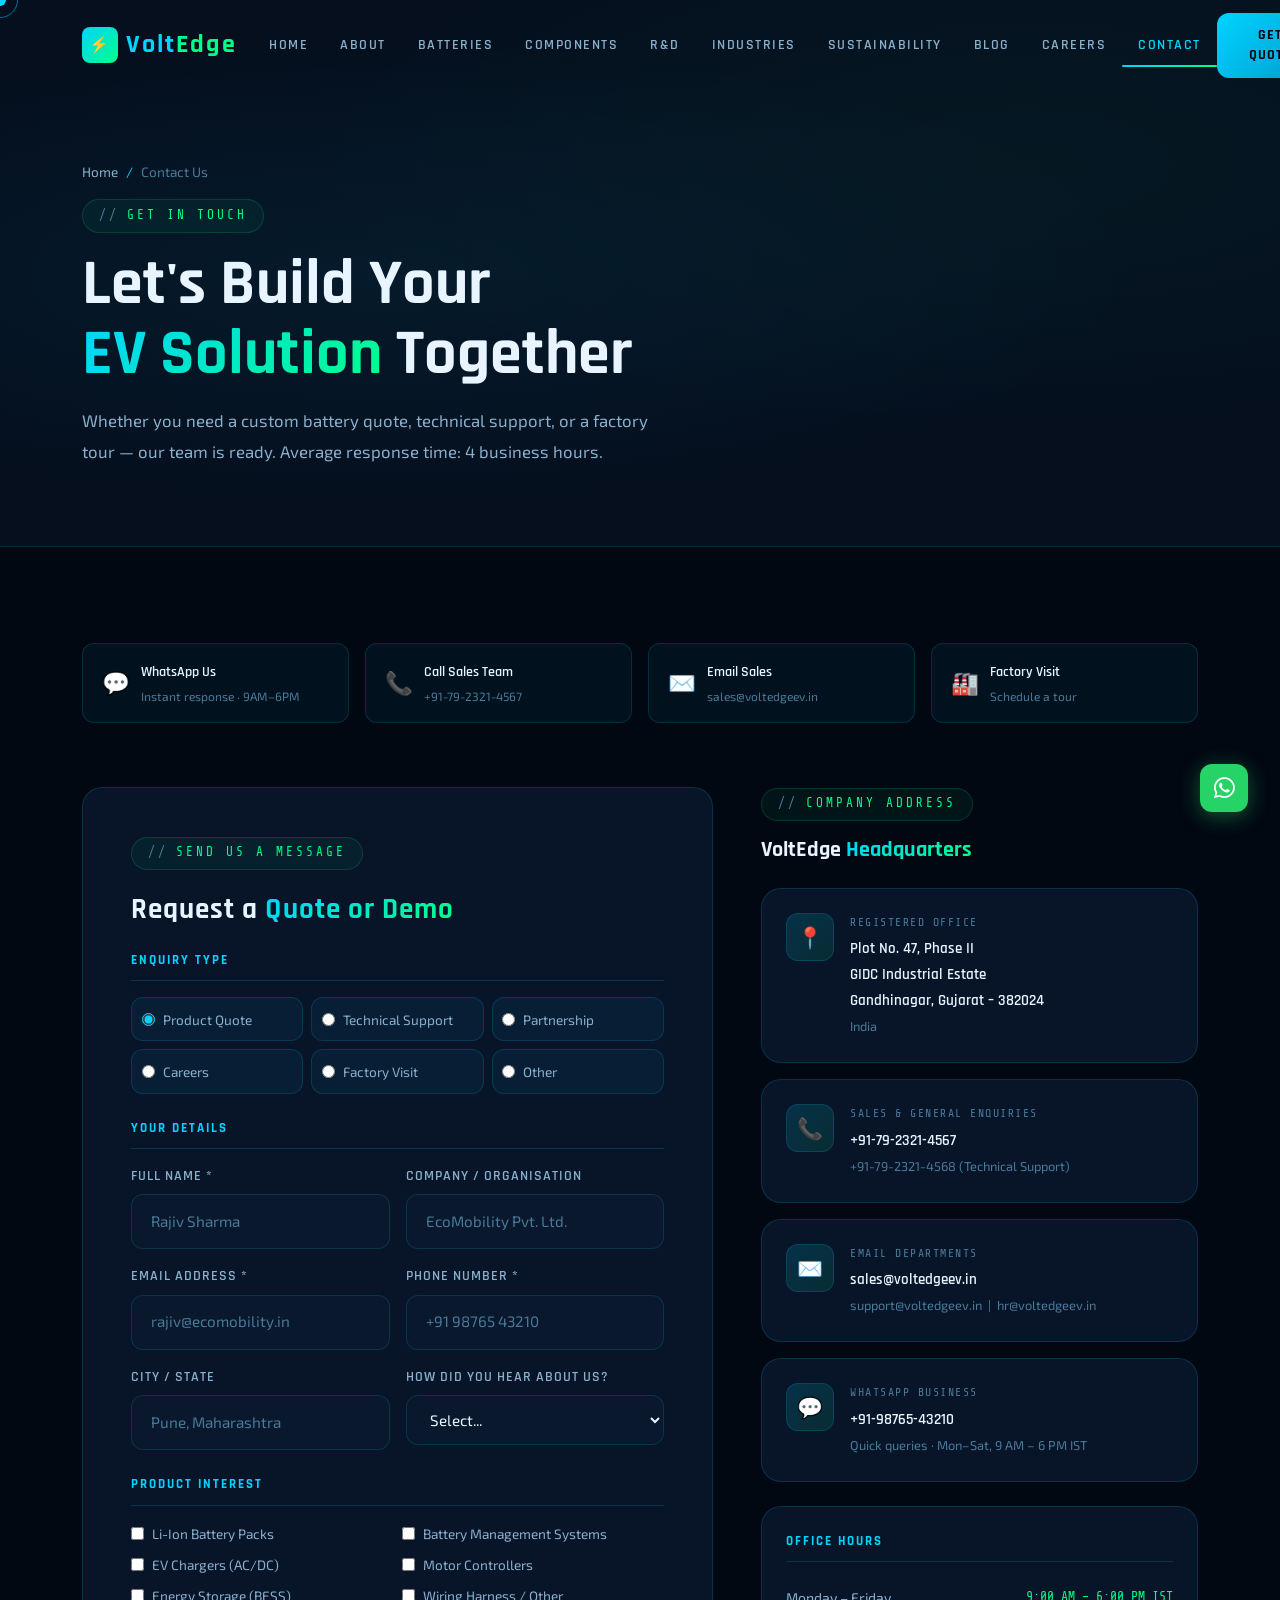
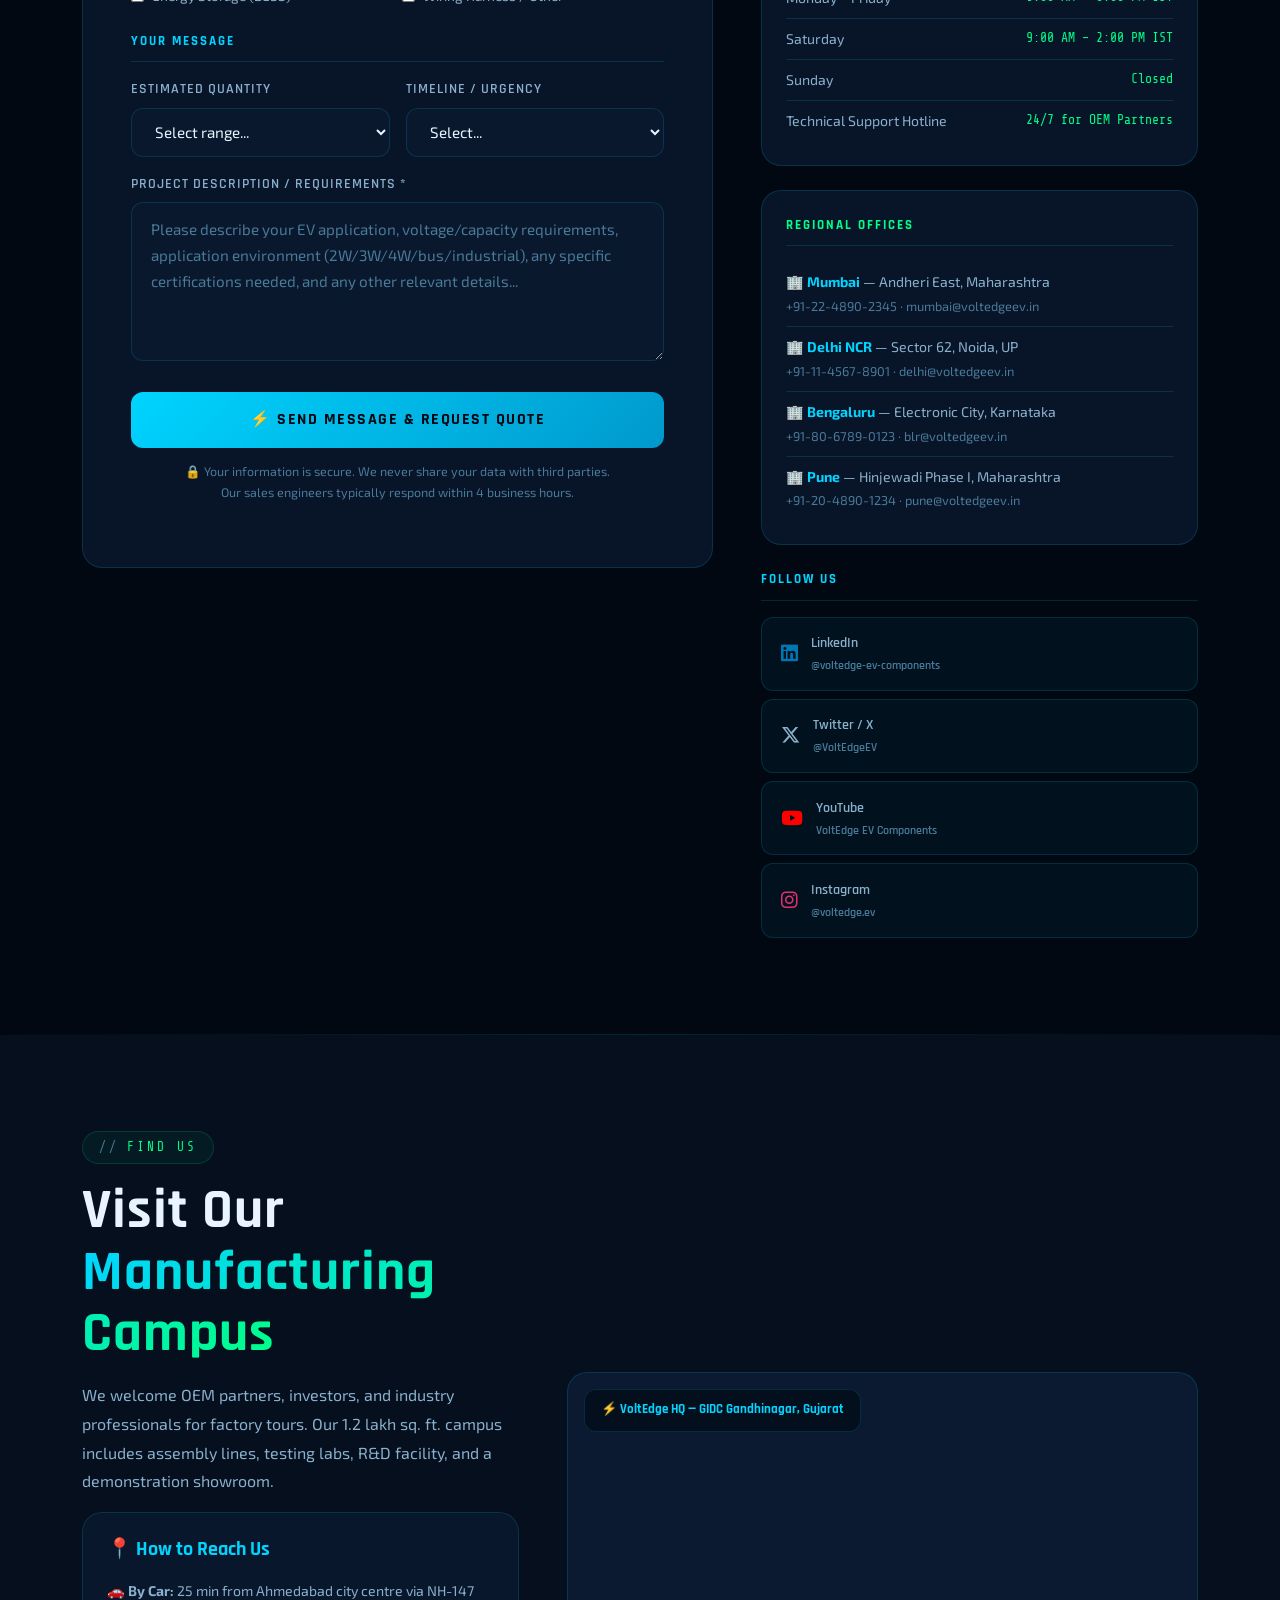
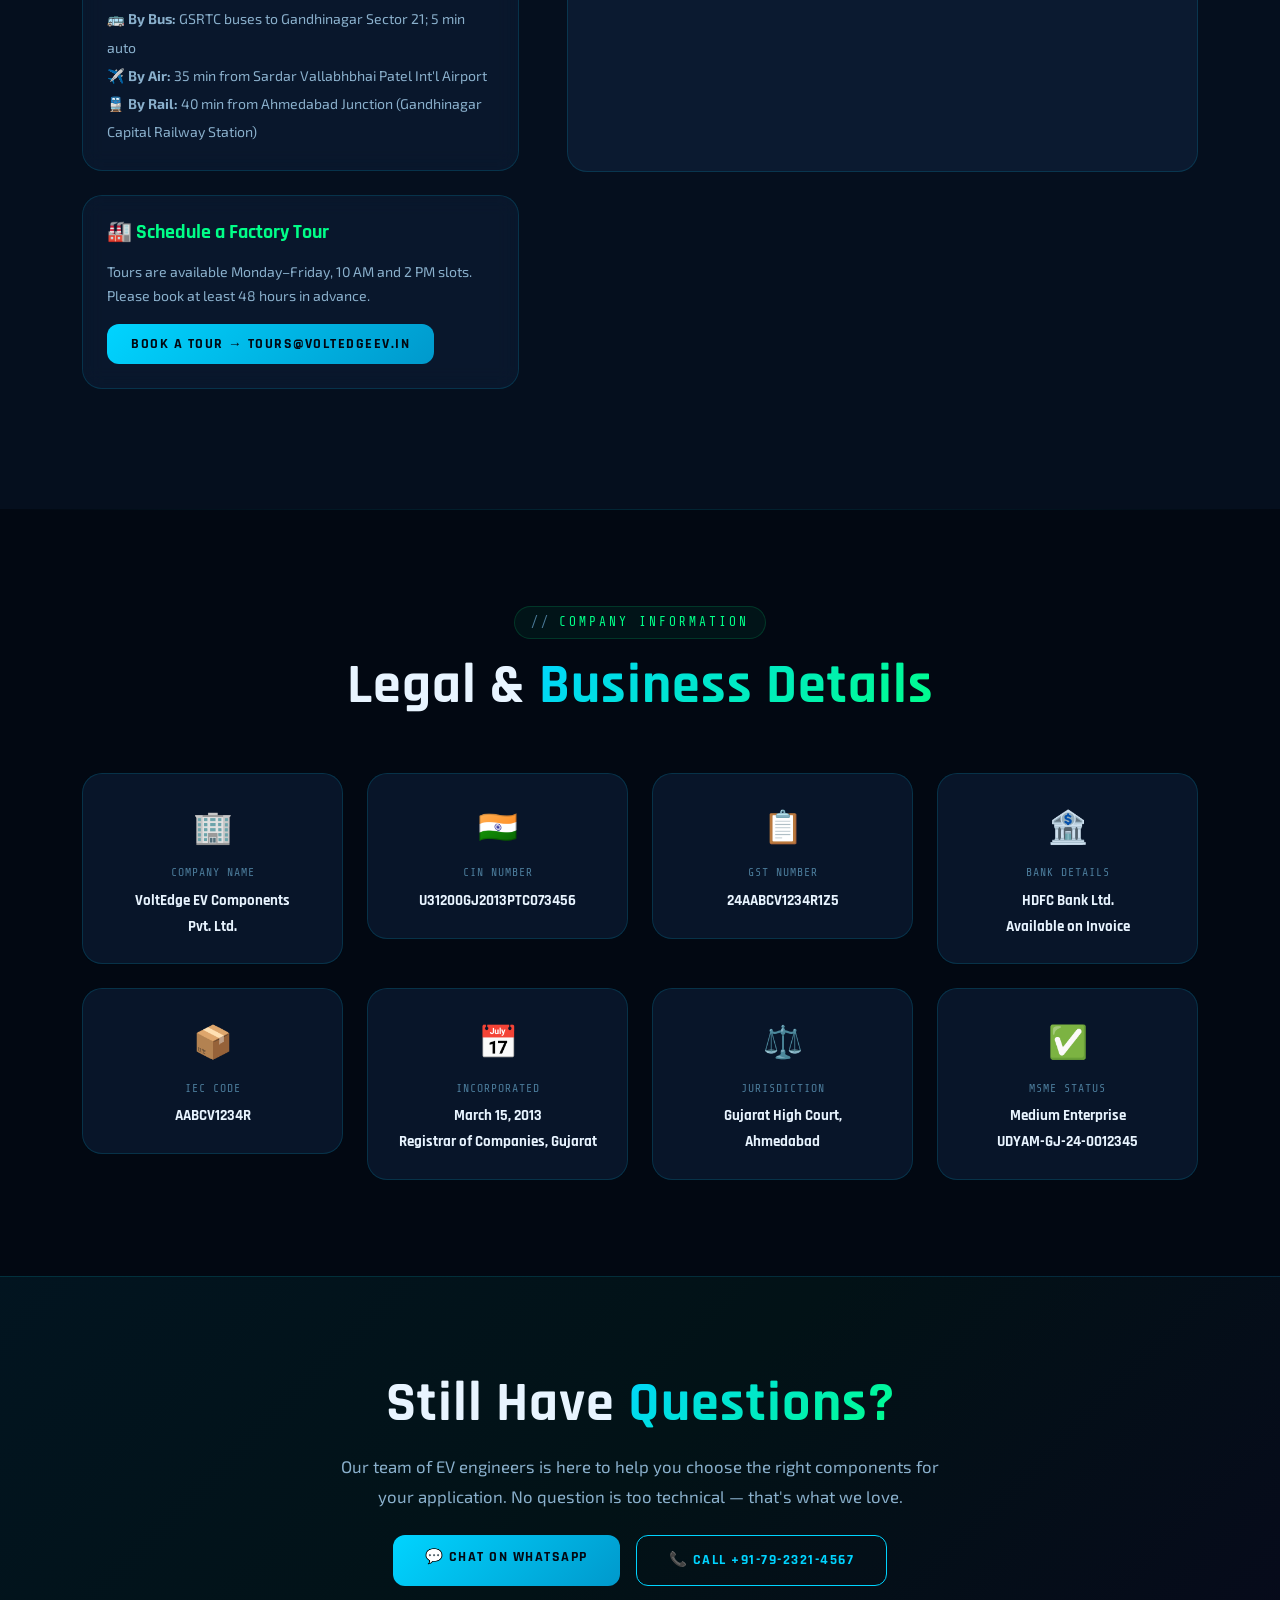
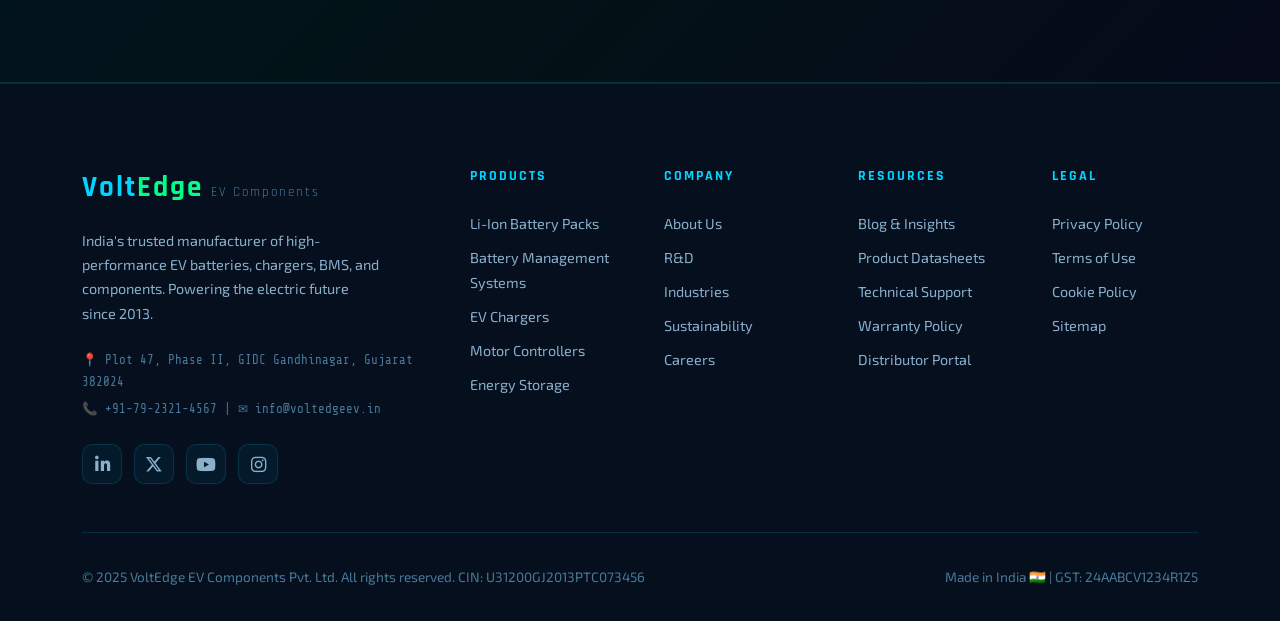
<file: contact.html>
<!DOCTYPE html>
<html lang="en">
<head>
  <meta charset="UTF-8"/><meta name="viewport" content="width=device-width, initial-scale=1.0"/>
  <title>Contact Us | VoltEdge EV Components</title>
  <meta name="description" content="Get in touch with VoltEdge EV Components. Request a quote, technical support, or visit our manufacturing facility in Gandhinagar, Gujarat."/>
  <link rel="stylesheet" href="https://cdn.jsdelivr.net/npm/bootstrap@5.3.2/dist/css/bootstrap.min.css"/>
  <link rel="stylesheet" href="https://cdnjs.cloudflare.com/ajax/libs/font-awesome/6.5.0/css/all.min.css"/>
  <link rel="stylesheet" href="css/style.css"/>
  <style>
    .contact-info-card {
      background: var(--surface);
      border: 1px solid var(--border);
      border-radius: var(--radius-lg);
      padding: 1.5rem;
      display: flex;
      align-items: flex-start;
      gap: 1rem;
      transition: var(--transition);
    }
    .contact-info-card:hover {
      border-color: var(--primary);
      box-shadow: var(--glow);
    }
    .contact-icon-box {
      width: 48px; height: 48px; flex-shrink: 0;
      background: linear-gradient(135deg, rgba(0,212,255,0.15), rgba(0,255,136,0.1));
      border: 1px solid var(--border);
      border-radius: var(--radius);
      display: flex; align-items: center; justify-content: center;
      font-size: 1.3rem;
    }
    .contact-info-label {
      font-family: var(--font-mono);
      font-size: 0.72rem;
      color: var(--text3);
      letter-spacing: 1.5px;
      text-transform: uppercase;
      margin-bottom: 0.25rem;
    }
    .contact-info-value {
      font-family: var(--font-display);
      font-weight: 600;
      font-size: 0.95rem;
      color: var(--text);
    }
    .contact-info-sub {
      font-size: 0.8rem;
      color: var(--text3);
      margin-top: 0.15rem;
    }
    .map-container {
      border-radius: var(--radius-lg);
      overflow: hidden;
      border: 1px solid var(--border);
      height: 400px;
      position: relative;
      background: var(--dark3);
    }
    .map-container iframe {
      width: 100%;
      height: 100%;
      border: none;
      filter: invert(90%) hue-rotate(180deg);
    }
    .map-overlay-label {
      position: absolute;
      top: 1rem; left: 1rem;
      background: rgba(5,15,30,0.92);
      border: 1px solid var(--border);
      border-radius: var(--radius);
      padding: 0.6rem 1rem;
      font-family: var(--font-display);
      font-size: 0.82rem;
      font-weight: 700;
      color: var(--primary);
      z-index: 10;
      backdrop-filter: blur(8px);
    }
    .quick-btn {
      display: flex;
      align-items: center;
      gap: 0.7rem;
      padding: 1rem 1.2rem;
      background: var(--surface2);
      border: 1px solid var(--border);
      border-radius: var(--radius);
      transition: var(--transition);
      text-decoration: none;
      color: var(--text);
    }
    .quick-btn:hover {
      border-color: var(--primary);
      box-shadow: var(--glow);
      transform: translateY(-2px);
      color: var(--primary);
    }
    .quick-btn-icon { font-size: 1.4rem; }
    .quick-btn-text { font-family: var(--font-display); font-weight: 600; font-size: 0.9rem; }
    .quick-btn-sub { font-size: 0.75rem; color: var(--text3); margin-top: 0.1rem; }
    .social-contact-btn {
      display: flex;
      align-items: center;
      gap: 0.8rem;
      padding: 0.9rem 1.2rem;
      border: 1px solid var(--border);
      border-radius: var(--radius);
      background: var(--surface2);
      text-decoration: none;
      color: var(--text2);
      font-family: var(--font-display);
      font-size: 0.88rem;
      font-weight: 600;
      transition: var(--transition);
    }
    .social-contact-btn:hover { transform: translateY(-2px); color: var(--text); }
    .social-contact-btn.linkedin:hover { border-color: #0077b5; box-shadow: 0 0 20px rgba(0,119,181,0.3); }
    .social-contact-btn.twitter:hover { border-color: #1da1f2; box-shadow: 0 0 20px rgba(29,161,242,0.3); }
    .social-contact-btn.youtube:hover { border-color: #ff0000; box-shadow: 0 0 20px rgba(255,0,0,0.3); }
    .social-contact-btn.instagram:hover { border-color: #e1306c; box-shadow: 0 0 20px rgba(225,48,108,0.3); }
    .office-hours-row {
      display: flex;
      justify-content: space-between;
      padding: 0.5rem 0;
      border-bottom: 1px solid var(--border);
      font-size: 0.88rem;
    }
    .office-hours-row:last-child { border-bottom: none; }
    .hours-day { color: var(--text2); }
    .hours-time { color: var(--secondary); font-family: var(--font-mono); font-size: 0.82rem; }
    .form-section-title {
      font-family: var(--font-display);
      font-size: 0.82rem;
      font-weight: 700;
      letter-spacing: 2px;
      text-transform: uppercase;
      color: var(--primary);
      margin-bottom: 1rem;
      padding-bottom: 0.5rem;
      border-bottom: 1px solid var(--border);
    }
  </style>
</head>
<body>
<div id="loader"><div class="loader-logo">⚡ VOLTEDGE</div><div class="loader-bar"><div class="loader-bar-inner"></div></div></div>
<div id="cursor"></div><div id="cursor-ring"></div>
<div id="nav-overlay"></div>

<!-- NAVBAR -->
<nav id="navbar" class="navbar navbar-expand-lg">
  <div class="container">
    <a class="navbar-brand" href="index.html"><div class="brand-icon">⚡</div><span><span class="brand-volt">Volt</span><span class="brand-edge">Edge</span></span></a>
    <button class="navbar-toggler" type="button" data-bs-toggle="collapse" data-bs-target="#navbarNav" aria-expanded="false">
      <span class="toggler-line"></span><span class="toggler-line"></span><span class="toggler-line"></span>
    </button>
    <div class="collapse navbar-collapse" id="navbarNav">
      <ul class="navbar-nav mx-auto">
        <li class="nav-item"><a class="nav-link" href="index.html">Home</a></li>
        <li class="nav-item"><a class="nav-link" href="about.html">About</a></li>
        <li class="nav-item"><a class="nav-link" href="battery-solutions.html">Batteries</a></li>
        <li class="nav-item"><a class="nav-link" href="components.html">Components</a></li>
        <li class="nav-item"><a class="nav-link" href="research.html">R&amp;D</a></li>
        <li class="nav-item"><a class="nav-link" href="industries.html">Industries</a></li>
        <li class="nav-item"><a class="nav-link" href="sustainability.html">Sustainability</a></li>
        <li class="nav-item"><a class="nav-link" href="blog.html">Blog</a></li>
        <li class="nav-item"><a class="nav-link" href="careers.html">Careers</a></li>
        <li class="nav-item"><a class="nav-link active" href="contact.html">Contact</a></li>
      </ul>
      <div class="nav-cta"><a href="contact.html" class="btn btn-volt"><span>Get Quote</span></a></div>
    </div>
  </div>
</nav>

<!-- PAGE HERO -->
<section class="page-hero">
  <div class="container page-hero-content">
    <div class="breadcrumb-volt mb-3"><a href="index.html">Home</a><span class="sep">/</span><span>Contact Us</span></div>
    <div class="section-tag">Get In Touch</div>
    <h1 class="page-hero-title">Let's Build Your<br/><span class="gradient-text">EV Solution</span> Together</h1>
    <p class="section-subtitle">Whether you need a custom battery quote, technical support, or a factory tour — our team is ready. Average response time: 4 business hours.</p>
  </div>
</section>

<!-- QUICK CONTACT ACTIONS -->
<section class="py-section" style="padding-bottom:2rem;">
  <div class="container">
    <div class="row g-3">
      <div class="col-sm-6 col-lg-3">
        <a href="https://wa.me/917923214567" class="quick-btn reveal">
          <div class="quick-btn-icon">💬</div>
          <div>
            <div class="quick-btn-text">WhatsApp Us</div>
            <div class="quick-btn-sub">Instant response · 9AM–6PM</div>
          </div>
        </a>
      </div>
      <div class="col-sm-6 col-lg-3">
        <a href="tel:+917923214567" class="quick-btn reveal">
          <div class="quick-btn-icon">📞</div>
          <div>
            <div class="quick-btn-text">Call Sales Team</div>
            <div class="quick-btn-sub">+91-79-2321-4567</div>
          </div>
        </a>
      </div>
      <div class="col-sm-6 col-lg-3">
        <a href="mailto:sales@voltedgeev.in" class="quick-btn reveal">
          <div class="quick-btn-icon">✉️</div>
          <div>
            <div class="quick-btn-text">Email Sales</div>
            <div class="quick-btn-sub">sales@voltedgeev.in</div>
          </div>
        </a>
      </div>
      <div class="col-sm-6 col-lg-3">
        <a href="#factory-visit" class="quick-btn reveal">
          <div class="quick-btn-icon">🏭</div>
          <div>
            <div class="quick-btn-text">Factory Visit</div>
            <div class="quick-btn-sub">Schedule a tour</div>
          </div>
        </a>
      </div>
    </div>
  </div>
</section>

<!-- MAIN CONTACT SECTION -->
<section class="py-section" style="padding-top:2rem;">
  <div class="container">
    <div class="row g-5">

      <!-- CONTACT FORM -->
      <div class="col-lg-7">
        <div class="glass-card p-4 p-lg-5">
          <div class="section-tag mb-4">Send Us a Message</div>
          <h2 class="section-title mb-4" style="font-size:1.8rem;">Request a <span class="gradient-text">Quote or Demo</span></h2>

          <form id="contact-form">
            <!-- Enquiry Type -->
            <div class="mb-4">
              <div class="form-section-title">Enquiry Type</div>
              <div class="row g-2">
                <div class="col-sm-6 col-md-4">
                  <label style="display:flex;align-items:center;gap:0.5rem;cursor:pointer;padding:0.6rem;border:1px solid var(--border);border-radius:var(--radius);font-size:0.85rem;color:var(--text2);background:var(--surface2);transition:var(--transition);">
                    <input type="radio" name="enquiry" value="quote" style="accent-color:var(--primary);" checked/> Product Quote
                  </label>
                </div>
                <div class="col-sm-6 col-md-4">
                  <label style="display:flex;align-items:center;gap:0.5rem;cursor:pointer;padding:0.6rem;border:1px solid var(--border);border-radius:var(--radius);font-size:0.85rem;color:var(--text2);background:var(--surface2);transition:var(--transition);">
                    <input type="radio" name="enquiry" value="technical" style="accent-color:var(--primary);"/> Technical Support
                  </label>
                </div>
                <div class="col-sm-6 col-md-4">
                  <label style="display:flex;align-items:center;gap:0.5rem;cursor:pointer;padding:0.6rem;border:1px solid var(--border);border-radius:var(--radius);font-size:0.85rem;color:var(--text2);background:var(--surface2);transition:var(--transition);">
                    <input type="radio" name="enquiry" value="partnership" style="accent-color:var(--primary);"/> Partnership
                  </label>
                </div>
                <div class="col-sm-6 col-md-4">
                  <label style="display:flex;align-items:center;gap:0.5rem;cursor:pointer;padding:0.6rem;border:1px solid var(--border);border-radius:var(--radius);font-size:0.85rem;color:var(--text2);background:var(--surface2);transition:var(--transition);">
                    <input type="radio" name="enquiry" value="careers" style="accent-color:var(--primary);"/> Careers
                  </label>
                </div>
                <div class="col-sm-6 col-md-4">
                  <label style="display:flex;align-items:center;gap:0.5rem;cursor:pointer;padding:0.6rem;border:1px solid var(--border);border-radius:var(--radius);font-size:0.85rem;color:var(--text2);background:var(--surface2);transition:var(--transition);">
                    <input type="radio" name="enquiry" value="visit" style="accent-color:var(--primary);"/> Factory Visit
                  </label>
                </div>
                <div class="col-sm-6 col-md-4">
                  <label style="display:flex;align-items:center;gap:0.5rem;cursor:pointer;padding:0.6rem;border:1px solid var(--border);border-radius:var(--radius);font-size:0.85rem;color:var(--text2);background:var(--surface2);transition:var(--transition);">
                    <input type="radio" name="enquiry" value="other" style="accent-color:var(--primary);"/> Other
                  </label>
                </div>
              </div>
            </div>

            <!-- Personal Info -->
            <div class="mb-4">
              <div class="form-section-title">Your Details</div>
              <div class="row g-3">
                <div class="col-sm-6">
                  <label class="form-label-volt">Full Name *</label>
                  <input type="text" class="form-control-volt" placeholder="Rajiv Sharma" required/>
                </div>
                <div class="col-sm-6">
                  <label class="form-label-volt">Company / Organisation</label>
                  <input type="text" class="form-control-volt" placeholder="EcoMobility Pvt. Ltd."/>
                </div>
                <div class="col-sm-6">
                  <label class="form-label-volt">Email Address *</label>
                  <input type="email" class="form-control-volt" placeholder="rajiv@ecomobility.in" required/>
                </div>
                <div class="col-sm-6">
                  <label class="form-label-volt">Phone Number *</label>
                  <input type="tel" class="form-control-volt" placeholder="+91 98765 43210" required/>
                </div>
                <div class="col-sm-6">
                  <label class="form-label-volt">City / State</label>
                  <input type="text" class="form-control-volt" placeholder="Pune, Maharashtra"/>
                </div>
                <div class="col-sm-6">
                  <label class="form-label-volt">How did you hear about us?</label>
                  <select class="form-control-volt">
                    <option value="">Select...</option>
                    <option>Google Search</option>
                    <option>LinkedIn</option>
                    <option>Industry Event / Expo</option>
                    <option>Partner Referral</option>
                    <option>Trade Publication</option>
                    <option>Other</option>
                  </select>
                </div>
              </div>
            </div>

            <!-- Product Interest -->
            <div class="mb-4">
              <div class="form-section-title">Product Interest</div>
              <div class="row g-2">
                <div class="col-sm-6">
                  <label style="display:flex;align-items:center;gap:0.5rem;cursor:pointer;font-size:0.85rem;color:var(--text2);">
                    <input type="checkbox" style="accent-color:var(--primary);"/> Li-Ion Battery Packs
                  </label>
                </div>
                <div class="col-sm-6">
                  <label style="display:flex;align-items:center;gap:0.5rem;cursor:pointer;font-size:0.85rem;color:var(--text2);">
                    <input type="checkbox" style="accent-color:var(--primary);"/> Battery Management Systems
                  </label>
                </div>
                <div class="col-sm-6">
                  <label style="display:flex;align-items:center;gap:0.5rem;cursor:pointer;font-size:0.85rem;color:var(--text2);">
                    <input type="checkbox" style="accent-color:var(--primary);"/> EV Chargers (AC/DC)
                  </label>
                </div>
                <div class="col-sm-6">
                  <label style="display:flex;align-items:center;gap:0.5rem;cursor:pointer;font-size:0.85rem;color:var(--text2);">
                    <input type="checkbox" style="accent-color:var(--primary);"/> Motor Controllers
                  </label>
                </div>
                <div class="col-sm-6">
                  <label style="display:flex;align-items:center;gap:0.5rem;cursor:pointer;font-size:0.85rem;color:var(--text2);">
                    <input type="checkbox" style="accent-color:var(--primary);"/> Energy Storage (BESS)
                  </label>
                </div>
                <div class="col-sm-6">
                  <label style="display:flex;align-items:center;gap:0.5rem;cursor:pointer;font-size:0.85rem;color:var(--text2);">
                    <input type="checkbox" style="accent-color:var(--primary);"/> Wiring Harness / Other
                  </label>
                </div>
              </div>
            </div>

            <!-- Message -->
            <div class="mb-4">
              <div class="form-section-title">Your Message</div>
              <div class="row g-3">
                <div class="col-sm-6">
                  <label class="form-label-volt">Estimated Quantity</label>
                  <select class="form-control-volt">
                    <option value="">Select range...</option>
                    <option>Sample / 1–5 units</option>
                    <option>10–50 units</option>
                    <option>50–200 units</option>
                    <option>200–500 units</option>
                    <option>500+ units per month</option>
                  </select>
                </div>
                <div class="col-sm-6">
                  <label class="form-label-volt">Timeline / Urgency</label>
                  <select class="form-control-volt">
                    <option value="">Select...</option>
                    <option>Immediate (< 1 month)</option>
                    <option>1–3 months</option>
                    <option>3–6 months</option>
                    <option>6–12 months</option>
                    <option>Exploratory / R&D</option>
                  </select>
                </div>
                <div class="col-12">
                  <label class="form-label-volt">Project Description / Requirements *</label>
                  <textarea class="form-control-volt" rows="5" placeholder="Please describe your EV application, voltage/capacity requirements, application environment (2W/3W/4W/bus/industrial), any specific certifications needed, and any other relevant details..." required></textarea>
                </div>
              </div>
            </div>

            <button type="submit" class="btn btn-volt w-100" style="padding:1rem;font-size:1rem;">
              <span>⚡ Send Message &amp; Request Quote</span>
            </button>
            <p style="font-size:0.78rem;color:var(--text3);text-align:center;margin-top:0.8rem;">
              🔒 Your information is secure. We never share your data with third parties.<br/>
              Our sales engineers typically respond within 4 business hours.
            </p>
          </form>
        </div>
      </div>

      <!-- CONTACT INFO SIDEBAR -->
      <div class="col-lg-5">
        <!-- Company Info -->
        <div class="section-tag mb-3">Company Address</div>
        <h3 style="font-family:var(--font-display);font-weight:700;font-size:1.4rem;margin-bottom:1.5rem;">VoltEdge <span class="gradient-text">Headquarters</span></h3>

        <div class="d-flex flex-column gap-3 mb-4">
          <div class="contact-info-card reveal">
            <div class="contact-icon-box">📍</div>
            <div>
              <div class="contact-info-label">Registered Office</div>
              <div class="contact-info-value">Plot No. 47, Phase II<br/>GIDC Industrial Estate<br/>Gandhinagar, Gujarat – 382024</div>
              <div class="contact-info-sub">India</div>
            </div>
          </div>
          <div class="contact-info-card reveal">
            <div class="contact-icon-box">📞</div>
            <div>
              <div class="contact-info-label">Sales & General Enquiries</div>
              <div class="contact-info-value">+91-79-2321-4567</div>
              <div class="contact-info-sub">+91-79-2321-4568 (Technical Support)</div>
            </div>
          </div>
          <div class="contact-info-card reveal">
            <div class="contact-icon-box">✉️</div>
            <div>
              <div class="contact-info-label">Email Departments</div>
              <div class="contact-info-value">sales@voltedgeev.in</div>
              <div class="contact-info-sub">support@voltedgeev.in &nbsp;|&nbsp; hr@voltedgeev.in</div>
            </div>
          </div>
          <div class="contact-info-card reveal">
            <div class="contact-icon-box">💬</div>
            <div>
              <div class="contact-info-label">WhatsApp Business</div>
              <div class="contact-info-value">+91-98765-43210</div>
              <div class="contact-info-sub">Quick queries · Mon–Sat, 9 AM – 6 PM IST</div>
            </div>
          </div>
        </div>

        <!-- Office Hours -->
        <div class="glass-card p-4 mb-4 reveal">
          <div class="form-section-title" style="font-family:var(--font-display);font-size:0.82rem;font-weight:700;letter-spacing:2px;text-transform:uppercase;color:var(--primary);margin-bottom:1rem;padding-bottom:0.5rem;border-bottom:1px solid var(--border);">Office Hours</div>
          <div class="office-hours-row">
            <span class="hours-day">Monday – Friday</span>
            <span class="hours-time">9:00 AM – 6:00 PM IST</span>
          </div>
          <div class="office-hours-row">
            <span class="hours-day">Saturday</span>
            <span class="hours-time">9:00 AM – 2:00 PM IST</span>
          </div>
          <div class="office-hours-row">
            <span class="hours-day">Sunday</span>
            <span class="hours-time">Closed</span>
          </div>
          <div class="office-hours-row">
            <span class="hours-day">Technical Support Hotline</span>
            <span class="hours-time">24/7 for OEM Partners</span>
          </div>
        </div>

        <!-- Regional Offices -->
        <div class="glass-card p-4 mb-4 reveal">
          <div class="form-section-title" style="font-family:var(--font-display);font-size:0.82rem;font-weight:700;letter-spacing:2px;text-transform:uppercase;color:var(--secondary);margin-bottom:1rem;padding-bottom:0.5rem;border-bottom:1px solid var(--border);">Regional Offices</div>
          <div style="font-size:0.88rem;color:var(--text2);">
            <div style="padding:0.5rem 0;border-bottom:1px solid var(--border);">
              <span style="color:var(--primary);font-weight:700;">🏢 Mumbai</span> — Andheri East, Maharashtra<br/>
              <span style="color:var(--text3);font-size:0.8rem;">+91-22-4890-2345 · mumbai@voltedgeev.in</span>
            </div>
            <div style="padding:0.5rem 0;border-bottom:1px solid var(--border);">
              <span style="color:var(--primary);font-weight:700;">🏢 Delhi NCR</span> — Sector 62, Noida, UP<br/>
              <span style="color:var(--text3);font-size:0.8rem;">+91-11-4567-8901 · delhi@voltedgeev.in</span>
            </div>
            <div style="padding:0.5rem 0;border-bottom:1px solid var(--border);">
              <span style="color:var(--primary);font-weight:700;">🏢 Bengaluru</span> — Electronic City, Karnataka<br/>
              <span style="color:var(--text3);font-size:0.8rem;">+91-80-6789-0123 · blr@voltedgeev.in</span>
            </div>
            <div style="padding:0.5rem 0;">
              <span style="color:var(--primary);font-weight:700;">🏢 Pune</span> — Hinjewadi Phase I, Maharashtra<br/>
              <span style="color:var(--text3);font-size:0.8rem;">+91-20-4890-1234 · pune@voltedgeev.in</span>
            </div>
          </div>
        </div>

        <!-- Social Links -->
        <div class="form-section-title" style="font-family:var(--font-display);font-size:0.82rem;font-weight:700;letter-spacing:2px;text-transform:uppercase;color:var(--primary);margin-bottom:1rem;">Follow Us</div>
        <div class="d-flex flex-column gap-2">
          <a href="#" class="social-contact-btn linkedin reveal">
            <i class="fab fa-linkedin" style="font-size:1.2rem;color:#0077b5;"></i>
            <div><div>LinkedIn</div><div style="font-size:0.72rem;color:var(--text3);">@voltedge-ev-components</div></div>
          </a>
          <a href="#" class="social-contact-btn twitter reveal">
            <i class="fab fa-x-twitter" style="font-size:1.2rem;"></i>
            <div><div>Twitter / X</div><div style="font-size:0.72rem;color:var(--text3);">@VoltEdgeEV</div></div>
          </a>
          <a href="#" class="social-contact-btn youtube reveal">
            <i class="fab fa-youtube" style="font-size:1.2rem;color:#ff0000;"></i>
            <div><div>YouTube</div><div style="font-size:0.72rem;color:var(--text3);">VoltEdge EV Components</div></div>
          </a>
          <a href="#" class="social-contact-btn instagram reveal">
            <i class="fab fa-instagram" style="font-size:1.2rem;color:#e1306c;"></i>
            <div><div>Instagram</div><div style="font-size:0.72rem;color:var(--text3);">@voltedge.ev</div></div>
          </a>
        </div>
      </div>

    </div>
  </div>
</section>

<div class="section-divider"></div>

<!-- MAP SECTION -->
<section id="factory-visit" class="py-section bg-dark-surface">
  <div class="container">
    <div class="row align-items-center g-5">
      <div class="col-lg-5">
        <div class="section-tag">Find Us</div>
        <h2 class="section-title">Visit Our <span class="gradient-text">Manufacturing Campus</span></h2>
        <p style="color:var(--text2);line-height:1.8;margin:1rem 0;">We welcome OEM partners, investors, and industry professionals for factory tours. Our 1.2 lakh sq. ft. campus includes assembly lines, testing labs, R&D facility, and a demonstration showroom.</p>

        <div class="glass-card p-4 mb-4">
          <h5 style="font-family:var(--font-display);font-weight:700;margin-bottom:1rem;color:var(--primary);">📍 How to Reach Us</h5>
          <div style="font-size:0.88rem;color:var(--text2);line-height:2;">
            <div>🚗 <strong>By Car:</strong> 25 min from Ahmedabad city centre via NH-147</div>
            <div>🚌 <strong>By Bus:</strong> GSRTC buses to Gandhinagar Sector 21; 5 min auto</div>
            <div>✈️ <strong>By Air:</strong> 35 min from Sardar Vallabhbhai Patel Int'l Airport</div>
            <div>🚆 <strong>By Rail:</strong> 40 min from Ahmedabad Junction (Gandhinagar Capital Railway Station)</div>
          </div>
        </div>

        <div class="glass-card p-4 mb-4">
          <h5 style="font-family:var(--font-display);font-weight:700;margin-bottom:1rem;color:var(--secondary);">🏭 Schedule a Factory Tour</h5>
          <p style="font-size:0.88rem;color:var(--text2);margin-bottom:1rem;">Tours are available Monday–Friday, 10 AM and 2 PM slots. Please book at least 48 hours in advance.</p>
          <a href="mailto:tours@voltedgeev.in" class="btn btn-volt" style="padding:0.6rem 1.5rem;font-size:0.85rem;"><span>Book a Tour → tours@voltedgeev.in</span></a>
        </div>
      </div>

      <div class="col-lg-7">
        <div class="map-container reveal-right">
          <div class="map-overlay-label">⚡ VoltEdge HQ — GIDC Gandhinagar, Gujarat</div>
          <!-- Google Maps embed for Gandhinagar GIDC Industrial Area -->
          <iframe
            src="https://www.google.com/maps/embed?pb=!1m18!1m12!1m3!1d58860.86478027327!2d72.59906634863281!3d23.22281580000001!2m3!1f0!2f0!3f0!3m2!1i1024!2i768!4f13.1!3m3!1m2!1s0x395c2b96b27d49c7%3A0xe9b3df14b9eaa5c3!2sGIDC%20Industrial%20Estate%2C%20Phase%20II%2C%20Gandhinagar%2C%20Gujarat!5e0!3m2!1sen!2sin!4v1715500000000!5m2!1sen!2sin"
            allowfullscreen=""
            loading="lazy"
            referrerpolicy="no-referrer-when-downgrade"
            title="VoltEdge EV Components — GIDC Gandhinagar">
          </iframe>
        </div>
      </div>
    </div>
  </div>
</section>

<div class="section-divider"></div>

<!-- COMPANY DETAILS / GST -->
<section class="py-section">
  <div class="container">
    <div class="text-center mb-section">
      <div class="section-tag">Company Information</div>
      <h2 class="section-title">Legal & <span class="gradient-text">Business Details</span></h2>
    </div>
    <div class="row g-4 justify-content-center">
      <div class="col-sm-6 col-md-4 col-lg-3">
        <div class="glass-card p-4 text-center reveal">
          <div style="font-size:2rem;margin-bottom:0.7rem;">🏢</div>
          <div style="font-family:var(--font-mono);font-size:0.72rem;color:var(--text3);letter-spacing:1px;margin-bottom:0.3rem;">COMPANY NAME</div>
          <div style="font-family:var(--font-display);font-weight:700;font-size:0.95rem;">VoltEdge EV Components<br/>Pvt. Ltd.</div>
        </div>
      </div>
      <div class="col-sm-6 col-md-4 col-lg-3">
        <div class="glass-card p-4 text-center reveal">
          <div style="font-size:2rem;margin-bottom:0.7rem;">🇮🇳</div>
          <div style="font-family:var(--font-mono);font-size:0.72rem;color:var(--text3);letter-spacing:1px;margin-bottom:0.3rem;">CIN NUMBER</div>
          <div style="font-family:var(--font-display);font-weight:700;font-size:0.95rem;">U31200GJ2013PTC073456</div>
        </div>
      </div>
      <div class="col-sm-6 col-md-4 col-lg-3">
        <div class="glass-card p-4 text-center reveal">
          <div style="font-size:2rem;margin-bottom:0.7rem;">📋</div>
          <div style="font-family:var(--font-mono);font-size:0.72rem;color:var(--text3);letter-spacing:1px;margin-bottom:0.3rem;">GST NUMBER</div>
          <div style="font-family:var(--font-display);font-weight:700;font-size:0.95rem;">24AABCV1234R1Z5</div>
        </div>
      </div>
      <div class="col-sm-6 col-md-4 col-lg-3">
        <div class="glass-card p-4 text-center reveal">
          <div style="font-size:2rem;margin-bottom:0.7rem;">🏦</div>
          <div style="font-family:var(--font-mono);font-size:0.72rem;color:var(--text3);letter-spacing:1px;margin-bottom:0.3rem;">BANK DETAILS</div>
          <div style="font-family:var(--font-display);font-weight:700;font-size:0.95rem;">HDFC Bank Ltd.<br/>Available on Invoice</div>
        </div>
      </div>
      <div class="col-sm-6 col-md-4 col-lg-3">
        <div class="glass-card p-4 text-center reveal">
          <div style="font-size:2rem;margin-bottom:0.7rem;">📦</div>
          <div style="font-family:var(--font-mono);font-size:0.72rem;color:var(--text3);letter-spacing:1px;margin-bottom:0.3rem;">IEC CODE</div>
          <div style="font-family:var(--font-display);font-weight:700;font-size:0.95rem;">AABCV1234R</div>
        </div>
      </div>
      <div class="col-sm-6 col-md-4 col-lg-3">
        <div class="glass-card p-4 text-center reveal">
          <div style="font-size:2rem;margin-bottom:0.7rem;">📅</div>
          <div style="font-family:var(--font-mono);font-size:0.72rem;color:var(--text3);letter-spacing:1px;margin-bottom:0.3rem;">INCORPORATED</div>
          <div style="font-family:var(--font-display);font-weight:700;font-size:0.95rem;">March 15, 2013<br/>Registrar of Companies, Gujarat</div>
        </div>
      </div>
      <div class="col-sm-6 col-md-4 col-lg-3">
        <div class="glass-card p-4 text-center reveal">
          <div style="font-size:2rem;margin-bottom:0.7rem;">⚖️</div>
          <div style="font-family:var(--font-mono);font-size:0.72rem;color:var(--text3);letter-spacing:1px;margin-bottom:0.3rem;">JURISDICTION</div>
          <div style="font-family:var(--font-display);font-weight:700;font-size:0.95rem;">Gujarat High Court,<br/>Ahmedabad</div>
        </div>
      </div>
      <div class="col-sm-6 col-md-4 col-lg-3">
        <div class="glass-card p-4 text-center reveal">
          <div style="font-size:2rem;margin-bottom:0.7rem;">✅</div>
          <div style="font-family:var(--font-mono);font-size:0.72rem;color:var(--text3);letter-spacing:1px;margin-bottom:0.3rem;">MSME STATUS</div>
          <div style="font-family:var(--font-display);font-weight:700;font-size:0.95rem;">Medium Enterprise<br/>UDYAM-GJ-24-0012345</div>
        </div>
      </div>
    </div>
  </div>
</section>

<!-- CTA BANNER -->
<section class="cta-section">
  <div class="container text-center">
    <h2 class="section-title mb-3">Still Have <span class="gradient-text">Questions?</span></h2>
    <p class="section-subtitle mx-auto mb-4">Our team of EV engineers is here to help you choose the right components for your application. No question is too technical — that's what we love.</p>
    <div class="d-flex gap-3 justify-content-center flex-wrap">
      <a href="https://wa.me/917923214567" class="btn btn-volt"><span>💬 Chat on WhatsApp</span></a>
      <a href="tel:+917923214567" class="btn-outline-volt">📞 Call +91-79-2321-4567</a>
    </div>
  </div>
</section>

<!-- FOOTER -->
<footer class="footer">
  <div class="container">
    <div class="row g-5">
      <div class="col-lg-4">
        <div class="footer-brand"><span class="brand-volt">Volt</span><span class="brand-edge">Edge</span> <span style="color:var(--text3);font-size:0.8rem;font-weight:400;">EV Components</span></div>
        <p class="footer-desc">India's trusted manufacturer of high-performance EV batteries, chargers, BMS, and components. Powering the electric future since 2013.</p>
        <div style="font-family:var(--font-mono);font-size:0.78rem;color:var(--text3);">
          <div>📍 Plot 47, Phase II, GIDC Gandhinagar, Gujarat 382024</div>
          <div style="margin-top:0.4rem;">📞 +91-79-2321-4567 | ✉ info@voltedgeev.in</div>
        </div>
        <div class="social-links">
          <a class="social-btn" href="#" title="LinkedIn"><i class="fab fa-linkedin-in"></i></a>
          <a class="social-btn" href="#" title="Twitter/X"><i class="fab fa-x-twitter"></i></a>
          <a class="social-btn" href="#" title="YouTube"><i class="fab fa-youtube"></i></a>
          <a class="social-btn" href="#" title="Instagram"><i class="fab fa-instagram"></i></a>
        </div>
      </div>
      <div class="col-sm-6 col-lg-2">
        <div class="footer-heading">Products</div>
        <a class="footer-link" href="battery-solutions.html">Li-Ion Battery Packs</a>
        <a class="footer-link" href="battery-solutions.html">Battery Management Systems</a>
        <a class="footer-link" href="components.html">EV Chargers</a>
        <a class="footer-link" href="components.html">Motor Controllers</a>
        <a class="footer-link" href="sustainability.html">Energy Storage</a>
      </div>
      <div class="col-sm-6 col-lg-2">
        <div class="footer-heading">Company</div>
        <a class="footer-link" href="about.html">About Us</a>
        <a class="footer-link" href="research.html">R&D</a>
        <a class="footer-link" href="industries.html">Industries</a>
        <a class="footer-link" href="sustainability.html">Sustainability</a>
        <a class="footer-link" href="careers.html">Careers</a>
      </div>
      <div class="col-sm-6 col-lg-2">
        <div class="footer-heading">Resources</div>
        <a class="footer-link" href="blog.html">Blog & Insights</a>
        <a class="footer-link" href="#">Product Datasheets</a>
        <a class="footer-link" href="#">Technical Support</a>
        <a class="footer-link" href="#">Warranty Policy</a>
        <a class="footer-link" href="#">Distributor Portal</a>
      </div>
      <div class="col-sm-6 col-lg-2">
        <div class="footer-heading">Legal</div>
        <a class="footer-link" href="#">Privacy Policy</a>
        <a class="footer-link" href="#">Terms of Use</a>
        <a class="footer-link" href="#">Cookie Policy</a>
        <a class="footer-link" href="#">Sitemap</a>
      </div>
    </div>
    <div class="footer-bottom">
      <div class="footer-bottom-text">© 2025 VoltEdge EV Components Pvt. Ltd. All rights reserved. CIN: U31200GJ2013PTC073456</div>
      <div class="footer-bottom-text">Made in India 🇮🇳 | GST: 24AABCV1234R1Z5</div>
    </div>
  </div>
</footer>

<!-- WhatsApp Float -->
<a href="https://wa.me/917923214567" class="wa-float" title="Chat on WhatsApp"><i class="fab fa-whatsapp"></i></a>
<!-- Back to Top -->
<button id="back-to-top" title="Back to Top"><i class="fas fa-chevron-up"></i></button>

<script src="https://cdn.jsdelivr.net/npm/bootstrap@5.3.2/dist/js/bootstrap.bundle.min.js"></script>
<script src="js/script.js"></script>
</body>
</html>
</file>
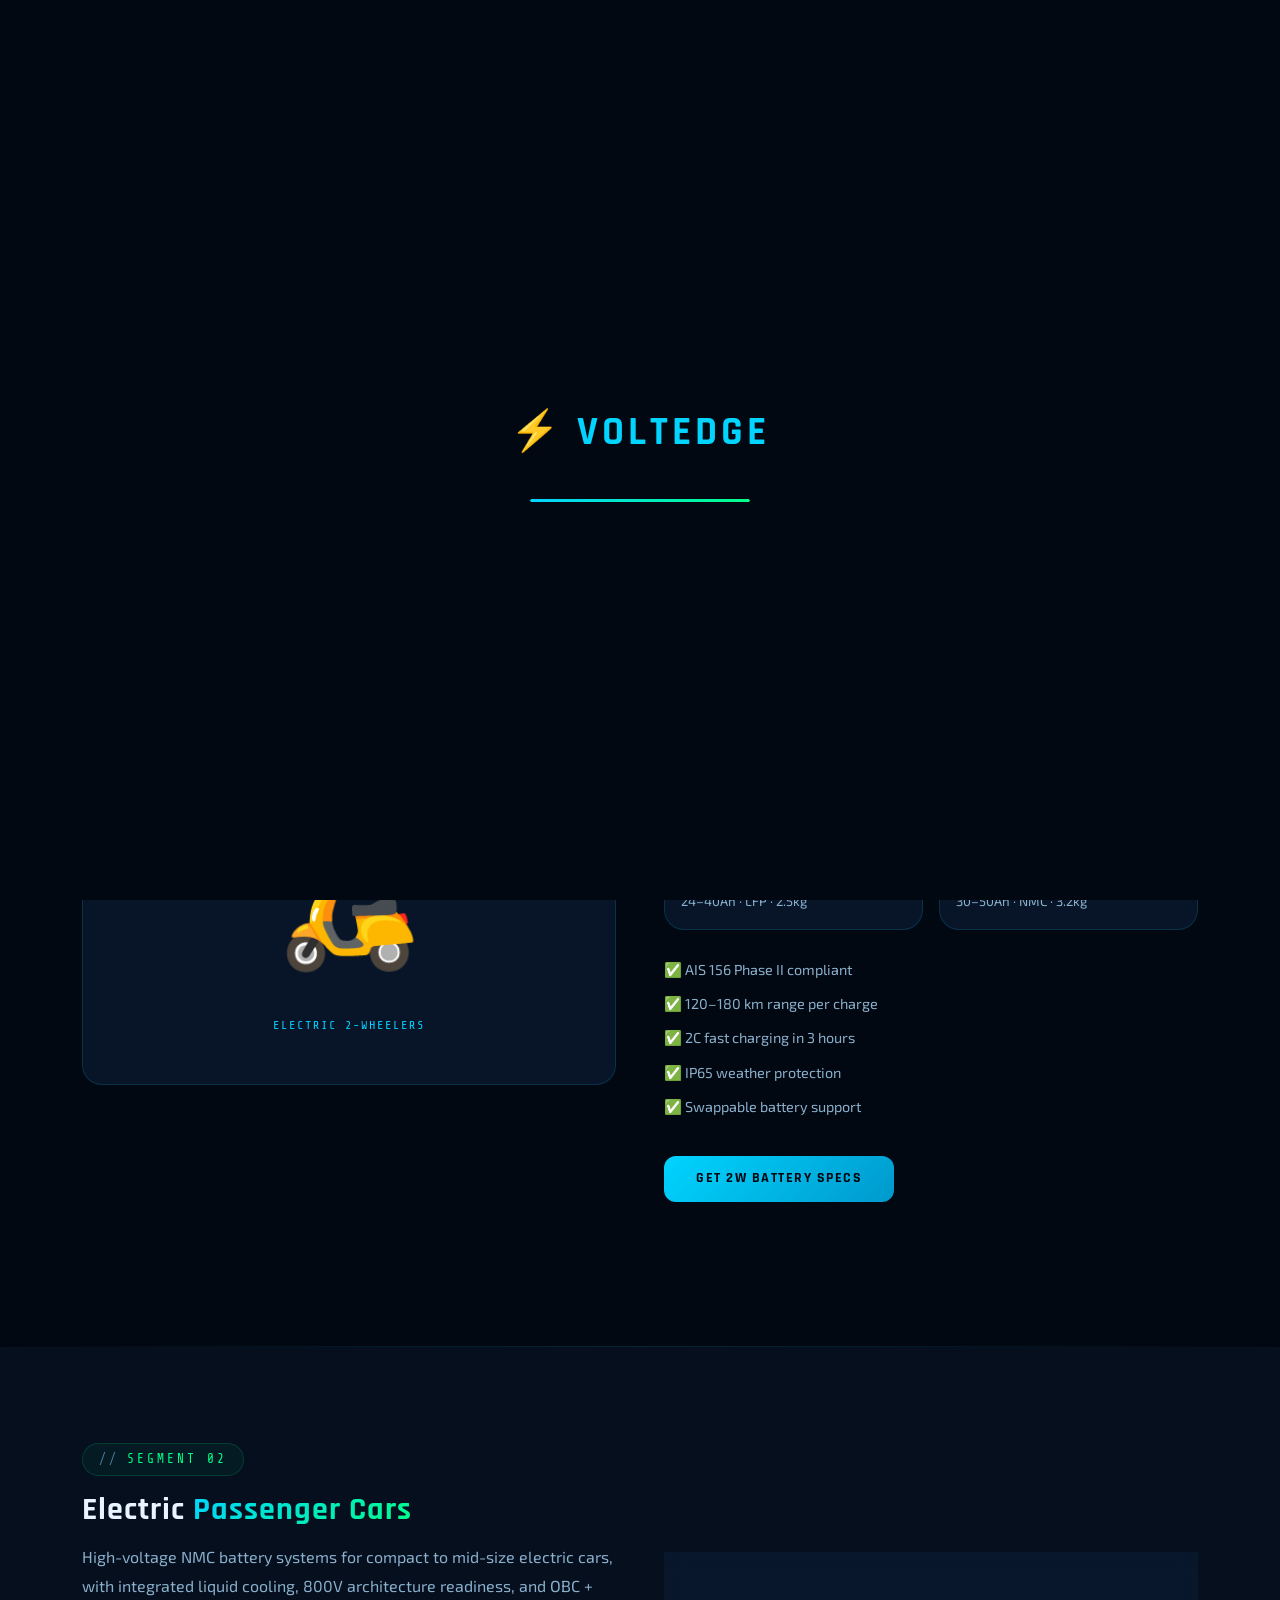
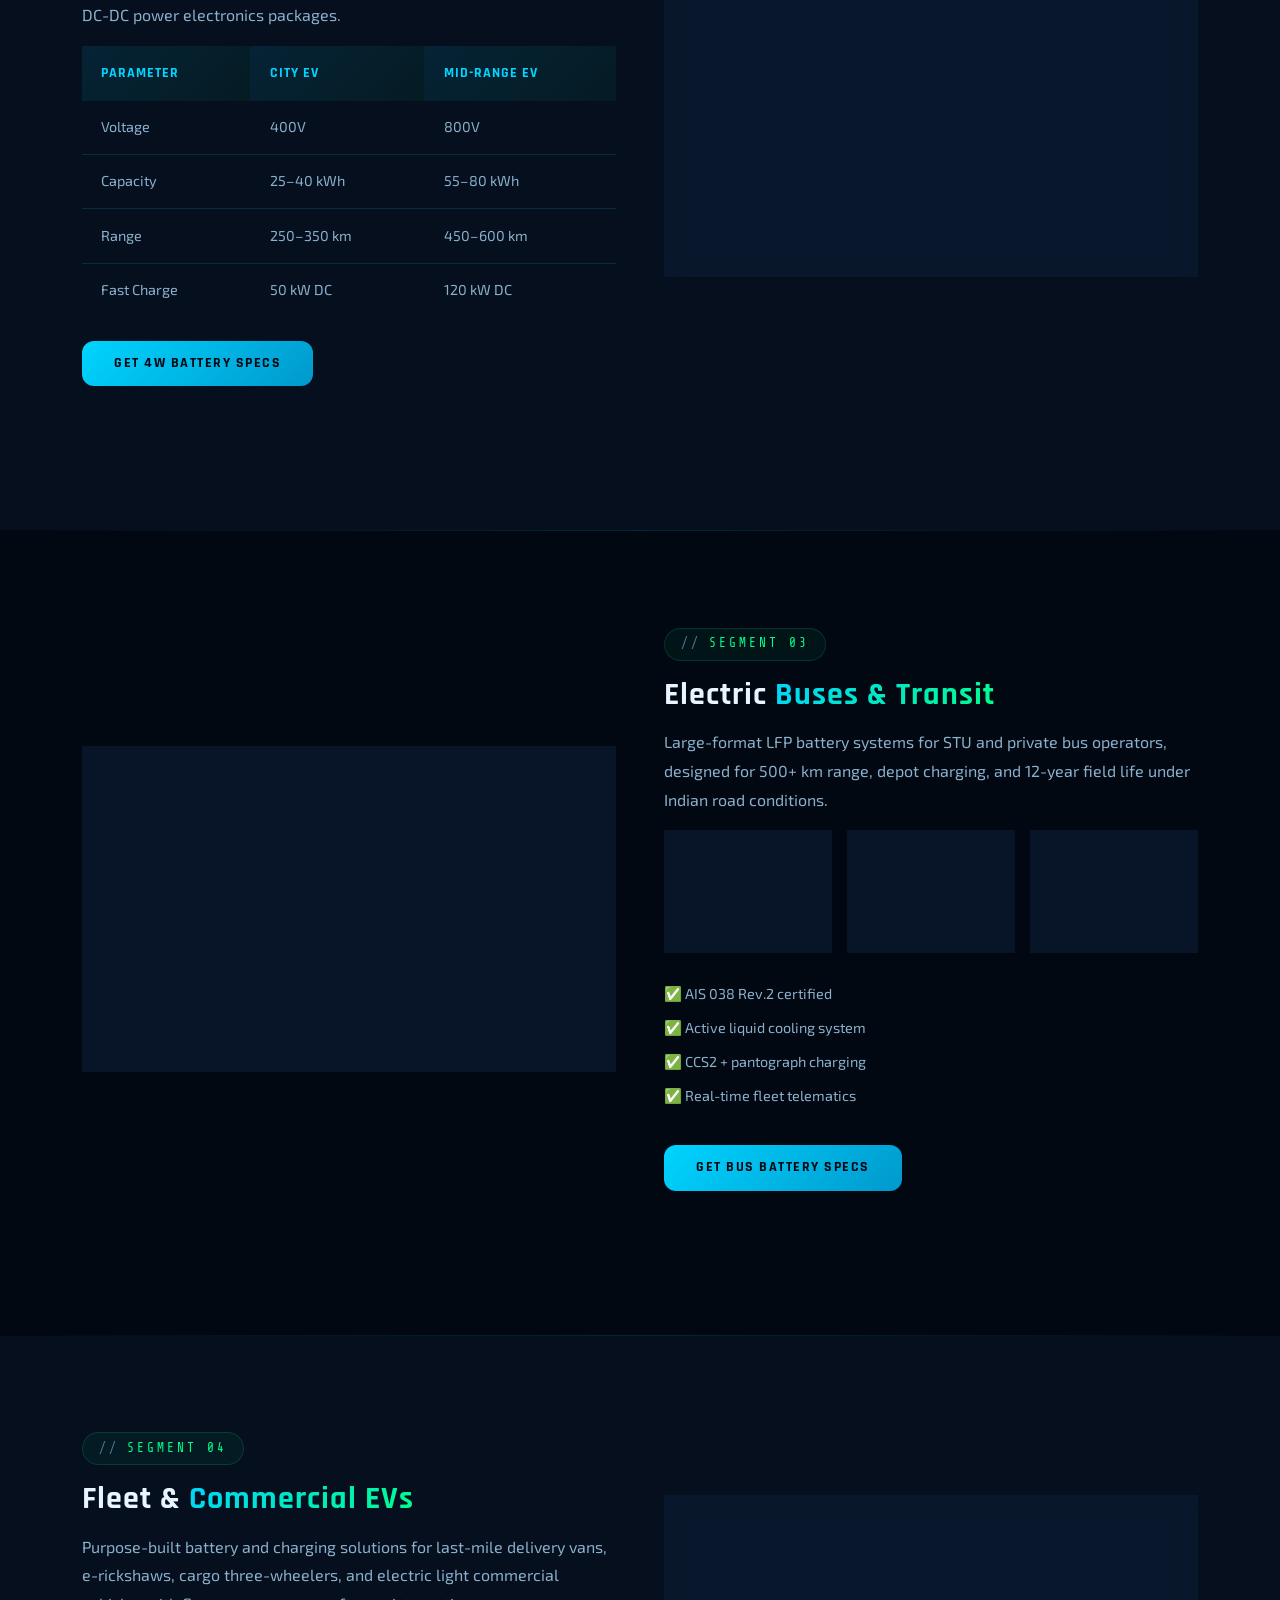
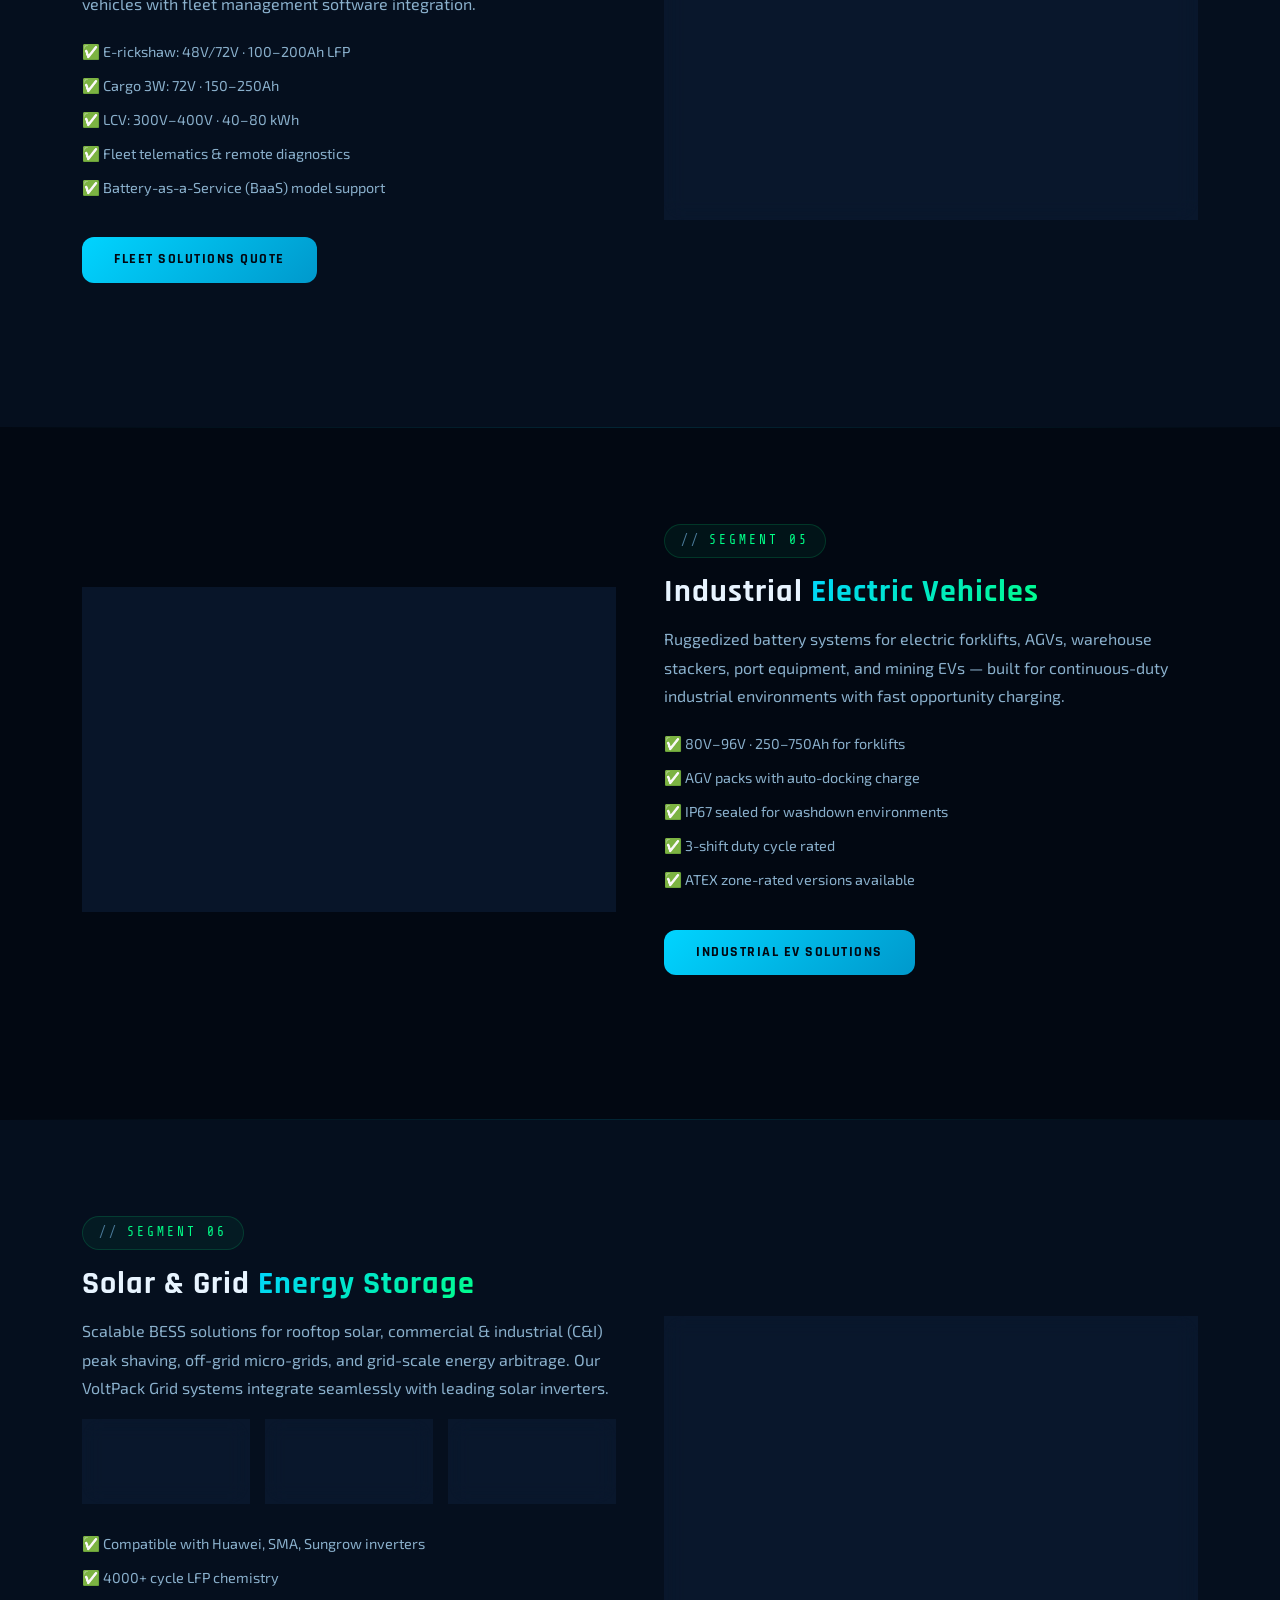
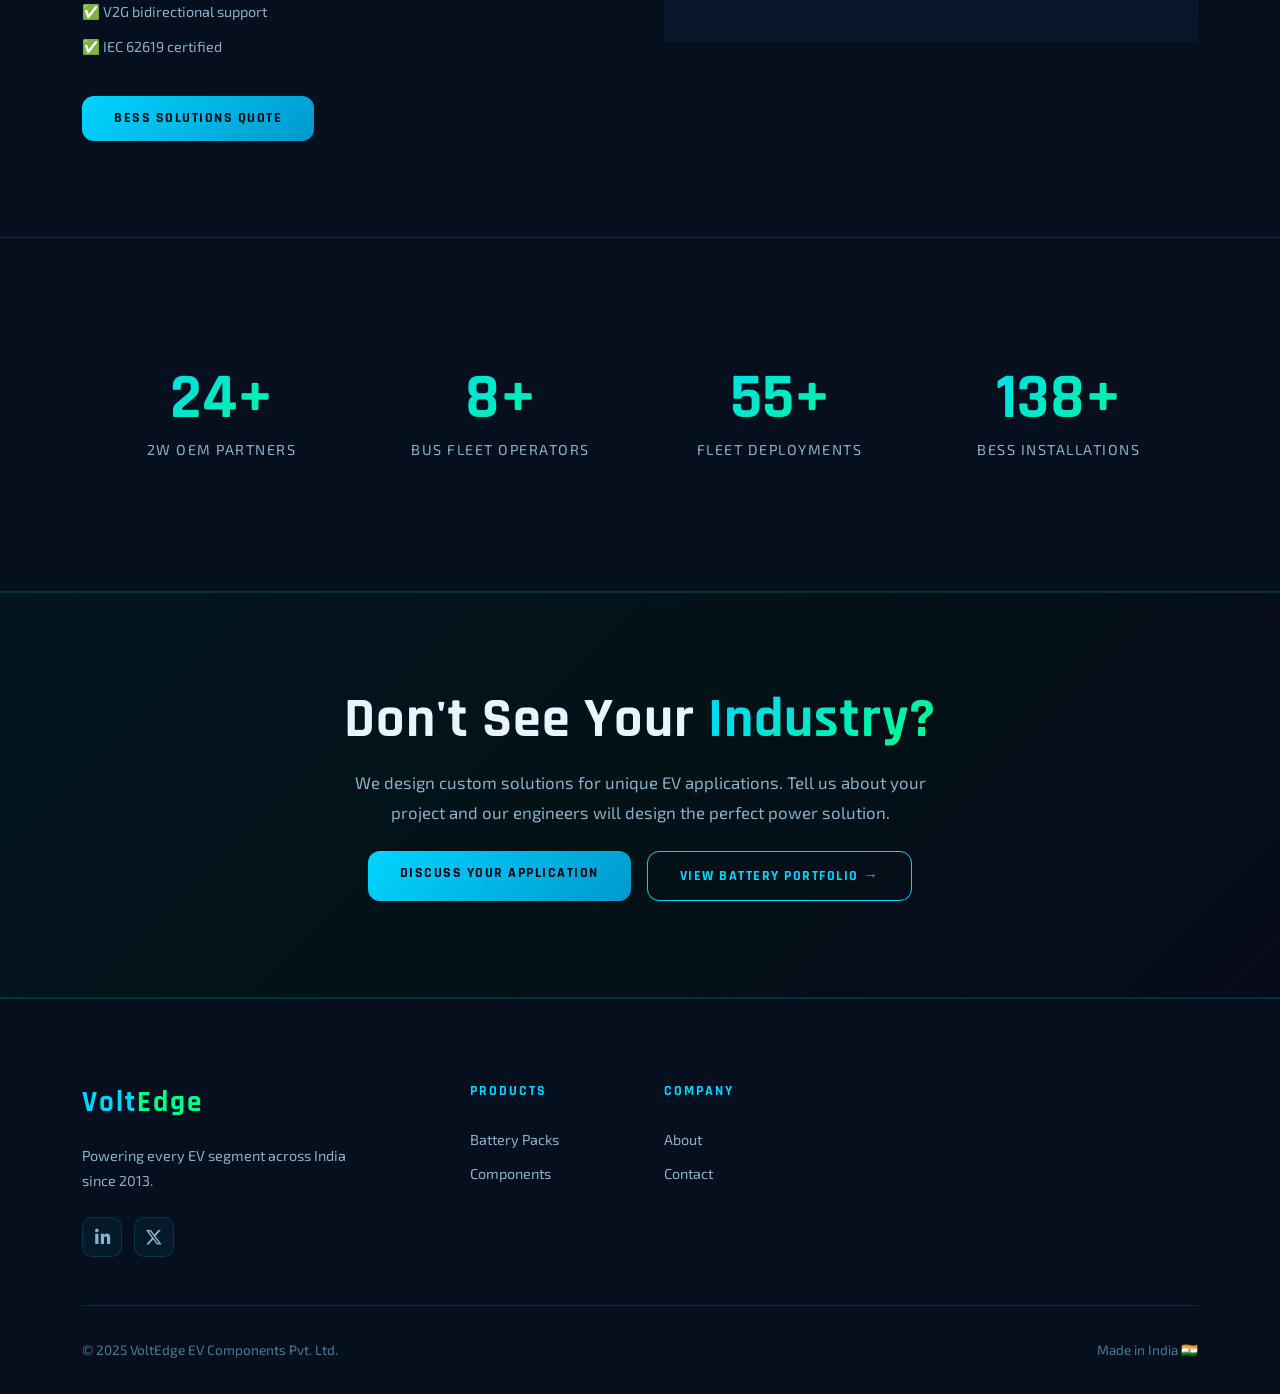
<file: industries.html>
<!DOCTYPE html>
<html lang="en">
<head>
  <meta charset="UTF-8"/><meta name="viewport" content="width=device-width, initial-scale=1.0"/>
  <title>Industries We Serve | VoltEdge EV Components</title>
  <meta name="description" content="VoltEdge powers electric scooters, cars, buses, fleet vehicles, industrial EVs, and solar energy storage across India."/>
  <link rel="stylesheet" href="https://cdn.jsdelivr.net/npm/bootstrap@5.3.2/dist/css/bootstrap.min.css"/>
  <link rel="stylesheet" href="https://cdnjs.cloudflare.com/ajax/libs/font-awesome/6.5.0/css/all.min.css"/>
  <link rel="stylesheet" href="css/style.css"/>
</head>
<body>
<div id="loader"><div class="loader-logo">⚡ VOLTEDGE</div><div class="loader-bar"><div class="loader-bar-inner"></div></div></div>
<div id="cursor"></div><div id="cursor-ring"></div>
<div id="nav-overlay"></div>

<nav id="navbar" class="navbar navbar-expand-lg">
  <div class="container">
    <a class="navbar-brand" href="index.html"><div class="brand-icon">⚡</div><span><span class="brand-volt">Volt</span><span class="brand-edge">Edge</span></span></a>
    <button class="navbar-toggler" type="button" data-bs-toggle="collapse" data-bs-target="#navbarNav" aria-expanded="false">
      <span class="toggler-line"></span><span class="toggler-line"></span><span class="toggler-line"></span>
    </button>
    <div class="collapse navbar-collapse" id="navbarNav">
      <ul class="navbar-nav mx-auto">
        <li class="nav-item"><a class="nav-link" href="index.html">Home</a></li>
        <li class="nav-item"><a class="nav-link" href="about.html">About</a></li>
        <li class="nav-item"><a class="nav-link" href="battery-solutions.html">Batteries</a></li>
        <li class="nav-item"><a class="nav-link" href="components.html">Components</a></li>
        <li class="nav-item"><a class="nav-link" href="research.html">R&amp;D</a></li>
        <li class="nav-item"><a class="nav-link active" href="industries.html">Industries</a></li>
        <li class="nav-item"><a class="nav-link" href="sustainability.html">Sustainability</a></li>
        <li class="nav-item"><a class="nav-link" href="blog.html">Blog</a></li>
        <li class="nav-item"><a class="nav-link" href="careers.html">Careers</a></li>
        <li class="nav-item"><a class="nav-link" href="contact.html">Contact</a></li>
      </ul>
      <div class="nav-cta"><a href="contact.html" class="btn btn-volt"><span>Get Quote</span></a></div>
    </div>
  </div>
</nav>

<section class="page-hero">
  <div class="container page-hero-content">
    <div class="breadcrumb-volt mb-3"><a href="index.html">Home</a><span class="sep">/</span><span>Industries We Serve</span></div>
    <div class="section-tag">Industry Verticals</div>
    <h1 class="page-hero-title">Powering Every <span class="gradient-text">EV Segment</span><br/>Across India</h1>
    <p class="section-subtitle">From two-wheelers to electric buses, from last-mile delivery to solar energy storage — our solutions scale to every EV application.</p>
  </div>
</section>

<!-- Electric 2-Wheelers -->
<section class="py-section">
  <div class="container">
    <div class="row align-items-center g-5 mb-5">
      <div class="col-lg-6 reveal-left">
        <div class="glass-card p-5 text-center" style="min-height:300px;display:flex;align-items:center;justify-content:center;flex-direction:column;">
          <div style="font-size:7rem;">🛵</div>
          <div style="font-family:var(--font-mono);font-size:0.75rem;color:var(--primary);letter-spacing:2px;margin-top:1rem;">ELECTRIC 2-WHEELERS</div>
        </div>
      </div>
      <div class="col-lg-6 reveal-right">
        <div class="section-tag">Segment 01</div>
        <h2 class="section-title" style="font-size:2rem;">E-Scooters & <span class="gradient-text">Electric Bikes</span></h2>
        <p style="color:var(--text2);line-height:1.8;margin:1rem 0;">India's fastest-growing EV segment. We supply 60V–72V LFP battery packs to 35+ e-scooter OEMs with optimized energy density, fast-charge capability, and AIS 156 certification for FAME II compliance.</p>
        <div class="row g-3 mb-4">
          <div class="col-6"><div class="glass-card p-3"><div style="color:var(--primary);font-weight:700;font-family:var(--font-display);">VoltPack Lite 60V</div><div style="font-size:0.82rem;color:var(--text2);">24–40Ah · LFP · 2.5kg</div></div></div>
          <div class="col-6"><div class="glass-card p-3"><div style="color:var(--secondary);font-weight:700;font-family:var(--font-display);">VoltPack Lite 72V</div><div style="font-size:0.82rem;color:var(--text2);">30–50Ah · NMC · 3.2kg</div></div></div>
        </div>
        <ul style="list-style:none;padding:0;color:var(--text2);font-size:0.9rem;">
          <li style="padding:0.3rem 0;">✅ AIS 156 Phase II compliant</li>
          <li style="padding:0.3rem 0;">✅ 120–180 km range per charge</li>
          <li style="padding:0.3rem 0;">✅ 2C fast charging in 3 hours</li>
          <li style="padding:0.3rem 0;">✅ IP65 weather protection</li>
          <li style="padding:0.3rem 0;">✅ Swappable battery support</li>
        </ul>
        <a href="contact.html" class="btn btn-volt mt-3"><span>Get 2W Battery Specs</span></a>
      </div>
    </div>
  </div>
</section>

<div class="section-divider"></div>

<!-- Electric Cars -->
<section class="py-section bg-dark-surface">
  <div class="container">
    <div class="row align-items-center g-5 mb-5">
      <div class="col-lg-6 order-lg-2 reveal-right">
        <div class="glass-card p-5 text-center" style="min-height:300px;display:flex;align-items:center;justify-content:center;flex-direction:column;">
          <div style="font-size:7rem;">🚗</div>
          <div style="font-family:var(--font-mono);font-size:0.75rem;color:var(--secondary);letter-spacing:2px;margin-top:1rem;">PASSENGER EVs</div>
        </div>
      </div>
      <div class="col-lg-6 order-lg-1 reveal-left">
        <div class="section-tag">Segment 02</div>
        <h2 class="section-title" style="font-size:2rem;">Electric <span class="gradient-text">Passenger Cars</span></h2>
        <p style="color:var(--text2);line-height:1.8;margin:1rem 0;">High-voltage NMC battery systems for compact to mid-size electric cars, with integrated liquid cooling, 800V architecture readiness, and OBC + DC-DC power electronics packages.</p>
        <table class="spec-table mb-4">
          <thead><tr><th>Parameter</th><th>City EV</th><th>Mid-Range EV</th></tr></thead>
          <tbody>
            <tr><td>Voltage</td><td>400V</td><td>800V</td></tr>
            <tr><td>Capacity</td><td>25–40 kWh</td><td>55–80 kWh</td></tr>
            <tr><td>Range</td><td>250–350 km</td><td>450–600 km</td></tr>
            <tr><td>Fast Charge</td><td>50 kW DC</td><td>120 kW DC</td></tr>
          </tbody>
        </table>
        <a href="contact.html" class="btn btn-volt"><span>Get 4W Battery Specs</span></a>
      </div>
    </div>
  </div>
</section>

<div class="section-divider"></div>

<!-- Electric Buses -->
<section class="py-section">
  <div class="container">
    <div class="row align-items-center g-5 mb-5">
      <div class="col-lg-6 reveal-left">
        <div class="glass-card p-5 text-center" style="min-height:300px;display:flex;align-items:center;justify-content:center;flex-direction:column;">
          <div style="font-size:7rem;">🚌</div>
          <div style="font-family:var(--font-mono);font-size:0.75rem;color:var(--accent);letter-spacing:2px;margin-top:1rem;">ELECTRIC BUSES</div>
        </div>
      </div>
      <div class="col-lg-6 reveal-right">
        <div class="section-tag">Segment 03</div>
        <h2 class="section-title" style="font-size:2rem;">Electric <span class="gradient-text">Buses & Transit</span></h2>
        <p style="color:var(--text2);line-height:1.8;margin:1rem 0;">Large-format LFP battery systems for STU and private bus operators, designed for 500+ km range, depot charging, and 12-year field life under Indian road conditions.</p>
        <div class="row g-3 mb-4">
          <div class="col-sm-4"><div class="glass-card p-3 text-center"><div style="font-size:1.5rem;">🚌</div><div style="font-family:var(--font-display);font-weight:700;color:var(--primary);">120 kWh</div><div style="font-size:0.75rem;color:var(--text3);">Mini Bus</div></div></div>
          <div class="col-sm-4"><div class="glass-card p-3 text-center"><div style="font-size:1.5rem;">🚌</div><div style="font-family:var(--font-display);font-weight:700;color:var(--secondary);">300 kWh</div><div style="font-size:0.75rem;color:var(--text3);">City Bus</div></div></div>
          <div class="col-sm-4"><div class="glass-card p-3 text-center"><div style="font-size:1.5rem;">🚌</div><div style="font-family:var(--font-display);font-weight:700;color:var(--accent);">480 kWh</div><div style="font-size:0.75rem;color:var(--text3);">Intercity</div></div></div>
        </div>
        <ul style="list-style:none;padding:0;color:var(--text2);font-size:0.9rem;">
          <li style="padding:0.3rem 0;">✅ AIS 038 Rev.2 certified</li>
          <li style="padding:0.3rem 0;">✅ Active liquid cooling system</li>
          <li style="padding:0.3rem 0;">✅ CCS2 + pantograph charging</li>
          <li style="padding:0.3rem 0;">✅ Real-time fleet telematics</li>
        </ul>
        <a href="contact.html" class="btn btn-volt mt-3"><span>Get Bus Battery Specs</span></a>
      </div>
    </div>
  </div>
</section>

<div class="section-divider"></div>

<!-- Fleet & Commercial -->
<section class="py-section bg-dark-surface">
  <div class="container">
    <div class="row align-items-center g-5 mb-5">
      <div class="col-lg-6 order-lg-2 reveal-right">
        <div class="glass-card p-5 text-center" style="min-height:300px;display:flex;align-items:center;justify-content:center;flex-direction:column;">
          <div style="font-size:7rem;">🚚</div>
          <div style="font-family:var(--font-mono);font-size:0.75rem;color:var(--primary);letter-spacing:2px;margin-top:1rem;">FLEET & COMMERCIAL</div>
        </div>
      </div>
      <div class="col-lg-6 order-lg-1 reveal-left">
        <div class="section-tag">Segment 04</div>
        <h2 class="section-title" style="font-size:2rem;">Fleet & <span class="gradient-text">Commercial EVs</span></h2>
        <p style="color:var(--text2);line-height:1.8;margin:1rem 0;">Purpose-built battery and charging solutions for last-mile delivery vans, e-rickshaws, cargo three-wheelers, and electric light commercial vehicles with fleet management software integration.</p>
        <ul style="list-style:none;padding:0;color:var(--text2);font-size:0.9rem;">
          <li style="padding:0.3rem 0;">✅ E-rickshaw: 48V/72V · 100–200Ah LFP</li>
          <li style="padding:0.3rem 0;">✅ Cargo 3W: 72V · 150–250Ah</li>
          <li style="padding:0.3rem 0;">✅ LCV: 300V–400V · 40–80 kWh</li>
          <li style="padding:0.3rem 0;">✅ Fleet telematics & remote diagnostics</li>
          <li style="padding:0.3rem 0;">✅ Battery-as-a-Service (BaaS) model support</li>
        </ul>
        <a href="contact.html" class="btn btn-volt mt-3"><span>Fleet Solutions Quote</span></a>
      </div>
    </div>
  </div>
</section>

<div class="section-divider"></div>

<!-- Industrial EVs -->
<section class="py-section">
  <div class="container">
    <div class="row align-items-center g-5 mb-5">
      <div class="col-lg-6 reveal-left">
        <div class="glass-card p-5 text-center" style="min-height:300px;display:flex;align-items:center;justify-content:center;flex-direction:column;">
          <div style="font-size:7rem;">🏭</div>
          <div style="font-family:var(--font-mono);font-size:0.75rem;color:var(--secondary);letter-spacing:2px;margin-top:1rem;">INDUSTRIAL EVs</div>
        </div>
      </div>
      <div class="col-lg-6 reveal-right">
        <div class="section-tag">Segment 05</div>
        <h2 class="section-title" style="font-size:2rem;">Industrial <span class="gradient-text">Electric Vehicles</span></h2>
        <p style="color:var(--text2);line-height:1.8;margin:1rem 0;">Ruggedized battery systems for electric forklifts, AGVs, warehouse stackers, port equipment, and mining EVs — built for continuous-duty industrial environments with fast opportunity charging.</p>
        <ul style="list-style:none;padding:0;color:var(--text2);font-size:0.9rem;">
          <li style="padding:0.3rem 0;">✅ 80V–96V · 250–750Ah for forklifts</li>
          <li style="padding:0.3rem 0;">✅ AGV packs with auto-docking charge</li>
          <li style="padding:0.3rem 0;">✅ IP67 sealed for washdown environments</li>
          <li style="padding:0.3rem 0;">✅ 3-shift duty cycle rated</li>
          <li style="padding:0.3rem 0;">✅ ATEX zone-rated versions available</li>
        </ul>
        <a href="contact.html" class="btn btn-volt mt-3"><span>Industrial EV Solutions</span></a>
      </div>
    </div>
  </div>
</section>

<div class="section-divider"></div>

<!-- Solar Energy Storage -->
<section class="py-section bg-dark-surface">
  <div class="container">
    <div class="row align-items-center g-5">
      <div class="col-lg-6 order-lg-2 reveal-right">
        <div class="glass-card p-5 text-center" style="min-height:300px;display:flex;align-items:center;justify-content:center;flex-direction:column;">
          <div style="font-size:7rem;">☀️</div>
          <div style="font-family:var(--font-mono);font-size:0.75rem;color:var(--secondary);letter-spacing:2px;margin-top:1rem;">SOLAR ENERGY STORAGE</div>
        </div>
      </div>
      <div class="col-lg-6 order-lg-1 reveal-left">
        <div class="section-tag">Segment 06</div>
        <h2 class="section-title" style="font-size:2rem;">Solar & Grid <span class="gradient-text">Energy Storage</span></h2>
        <p style="color:var(--text2);line-height:1.8;margin:1rem 0;">Scalable BESS solutions for rooftop solar, commercial & industrial (C&I) peak shaving, off-grid micro-grids, and grid-scale energy arbitrage. Our VoltPack Grid systems integrate seamlessly with leading solar inverters.</p>
        <div class="row g-3 mb-4">
          <div class="col-sm-4"><div class="glass-card p-3 text-center"><div style="font-family:var(--font-display);font-weight:700;color:var(--primary);font-size:1.1rem;">10–100 kWh</div><div style="font-size:0.75rem;color:var(--text3);">Residential/SME</div></div></div>
          <div class="col-sm-4"><div class="glass-card p-3 text-center"><div style="font-family:var(--font-display);font-weight:700;color:var(--secondary);font-size:1.1rem;">100 kWh–5 MWh</div><div style="font-size:0.75rem;color:var(--text3);">C&I</div></div></div>
          <div class="col-sm-4"><div class="glass-card p-3 text-center"><div style="font-family:var(--font-display);font-weight:700;color:var(--accent);font-size:1.1rem;">5 MWh+</div><div style="font-size:0.75rem;color:var(--text3);">Grid Scale</div></div></div>
        </div>
        <ul style="list-style:none;padding:0;color:var(--text2);font-size:0.9rem;">
          <li style="padding:0.3rem 0;">✅ Compatible with Huawei, SMA, Sungrow inverters</li>
          <li style="padding:0.3rem 0;">✅ 4000+ cycle LFP chemistry</li>
          <li style="padding:0.3rem 0;">✅ V2G bidirectional support</li>
          <li style="padding:0.3rem 0;">✅ IEC 62619 certified</li>
        </ul>
        <a href="contact.html" class="btn btn-volt mt-3"><span>BESS Solutions Quote</span></a>
      </div>
    </div>
  </div>
</section>

<!-- Stats -->
<section class="stats-section py-section">
  <div class="container">
    <div class="row g-0 text-center">
      <div class="col-6 col-md-3"><div class="stat-item reveal"><div class="stat-number"><span data-target="35" data-suffix="+">0+</span></div><div class="stat-label">2W OEM Partners</div></div></div>
      <div class="col-6 col-md-3"><div class="stat-item reveal"><div class="stat-number"><span data-target="12" data-suffix="+">0+</span></div><div class="stat-label">Bus Fleet Operators</div></div></div>
      <div class="col-6 col-md-3"><div class="stat-item reveal"><div class="stat-number"><span data-target="80" data-suffix="+">0+</span></div><div class="stat-label">Fleet Deployments</div></div></div>
      <div class="col-6 col-md-3"><div class="stat-item reveal"><div class="stat-number"><span data-target="200" data-suffix="+">0+</span></div><div class="stat-label">BESS Installations</div></div></div>
    </div>
  </div>
</section>

<section class="cta-section">
  <div class="container text-center">
    <h2 class="section-title mb-3">Don't See Your <span class="gradient-text">Industry?</span></h2>
    <p class="section-subtitle mx-auto mb-4">We design custom solutions for unique EV applications. Tell us about your project and our engineers will design the perfect power solution.</p>
    <div class="d-flex gap-3 justify-content-center flex-wrap">
      <a href="contact.html" class="btn btn-volt"><span>Discuss Your Application</span></a>
      <a href="battery-solutions.html" class="btn-outline-volt">View Battery Portfolio →</a>
    </div>
  </div>
</section>

<footer class="footer">
  <div class="container">
    <div class="row g-5">
      <div class="col-lg-4"><div class="footer-brand"><span class="brand-volt">Volt</span><span class="brand-edge">Edge</span></div><p class="footer-desc">Powering every EV segment across India since 2013.</p><div class="social-links"><a class="social-btn" href="#"><i class="fab fa-linkedin-in"></i></a><a class="social-btn" href="#"><i class="fab fa-x-twitter"></i></a></div></div>
      <div class="col-sm-6 col-lg-2"><div class="footer-heading">Products</div><a class="footer-link" href="battery-solutions.html">Battery Packs</a><a class="footer-link" href="components.html">Components</a></div>
      <div class="col-sm-6 col-lg-2"><div class="footer-heading">Company</div><a class="footer-link" href="about.html">About</a><a class="footer-link" href="contact.html">Contact</a></div>
    </div>
    <div class="footer-bottom"><div class="footer-bottom-text">© 2025 VoltEdge EV Components Pvt. Ltd.</div><div class="footer-bottom-text">Made in India 🇮🇳</div></div>
  </div>
</footer>

<a href="https://wa.me/917923214567" class="wa-float"><i class="fab fa-whatsapp"></i></a>
<button id="back-to-top"><i class="fas fa-chevron-up"></i></button>
<script src="https://cdn.jsdelivr.net/npm/bootstrap@5.3.2/dist/js/bootstrap.bundle.min.js"></script>
<script src="js/script.js"></script>
</body>
</html>
</file>
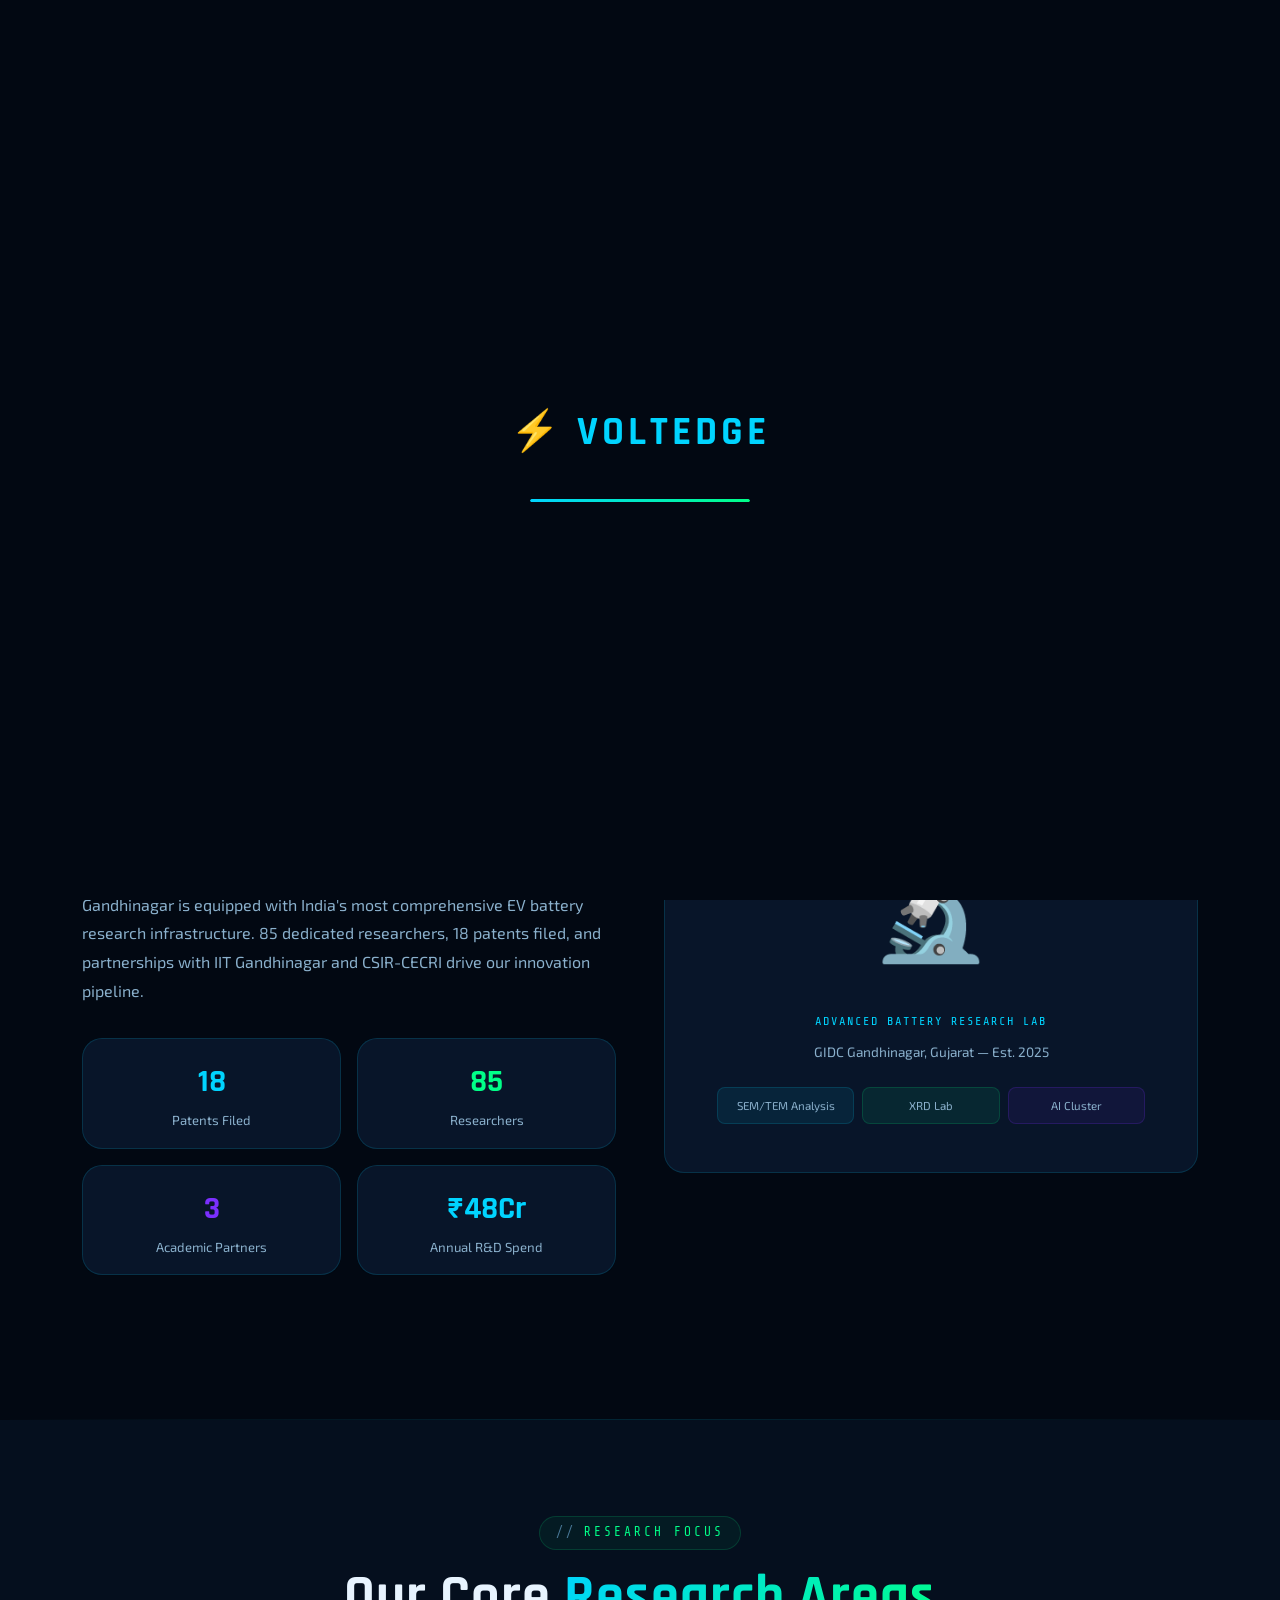
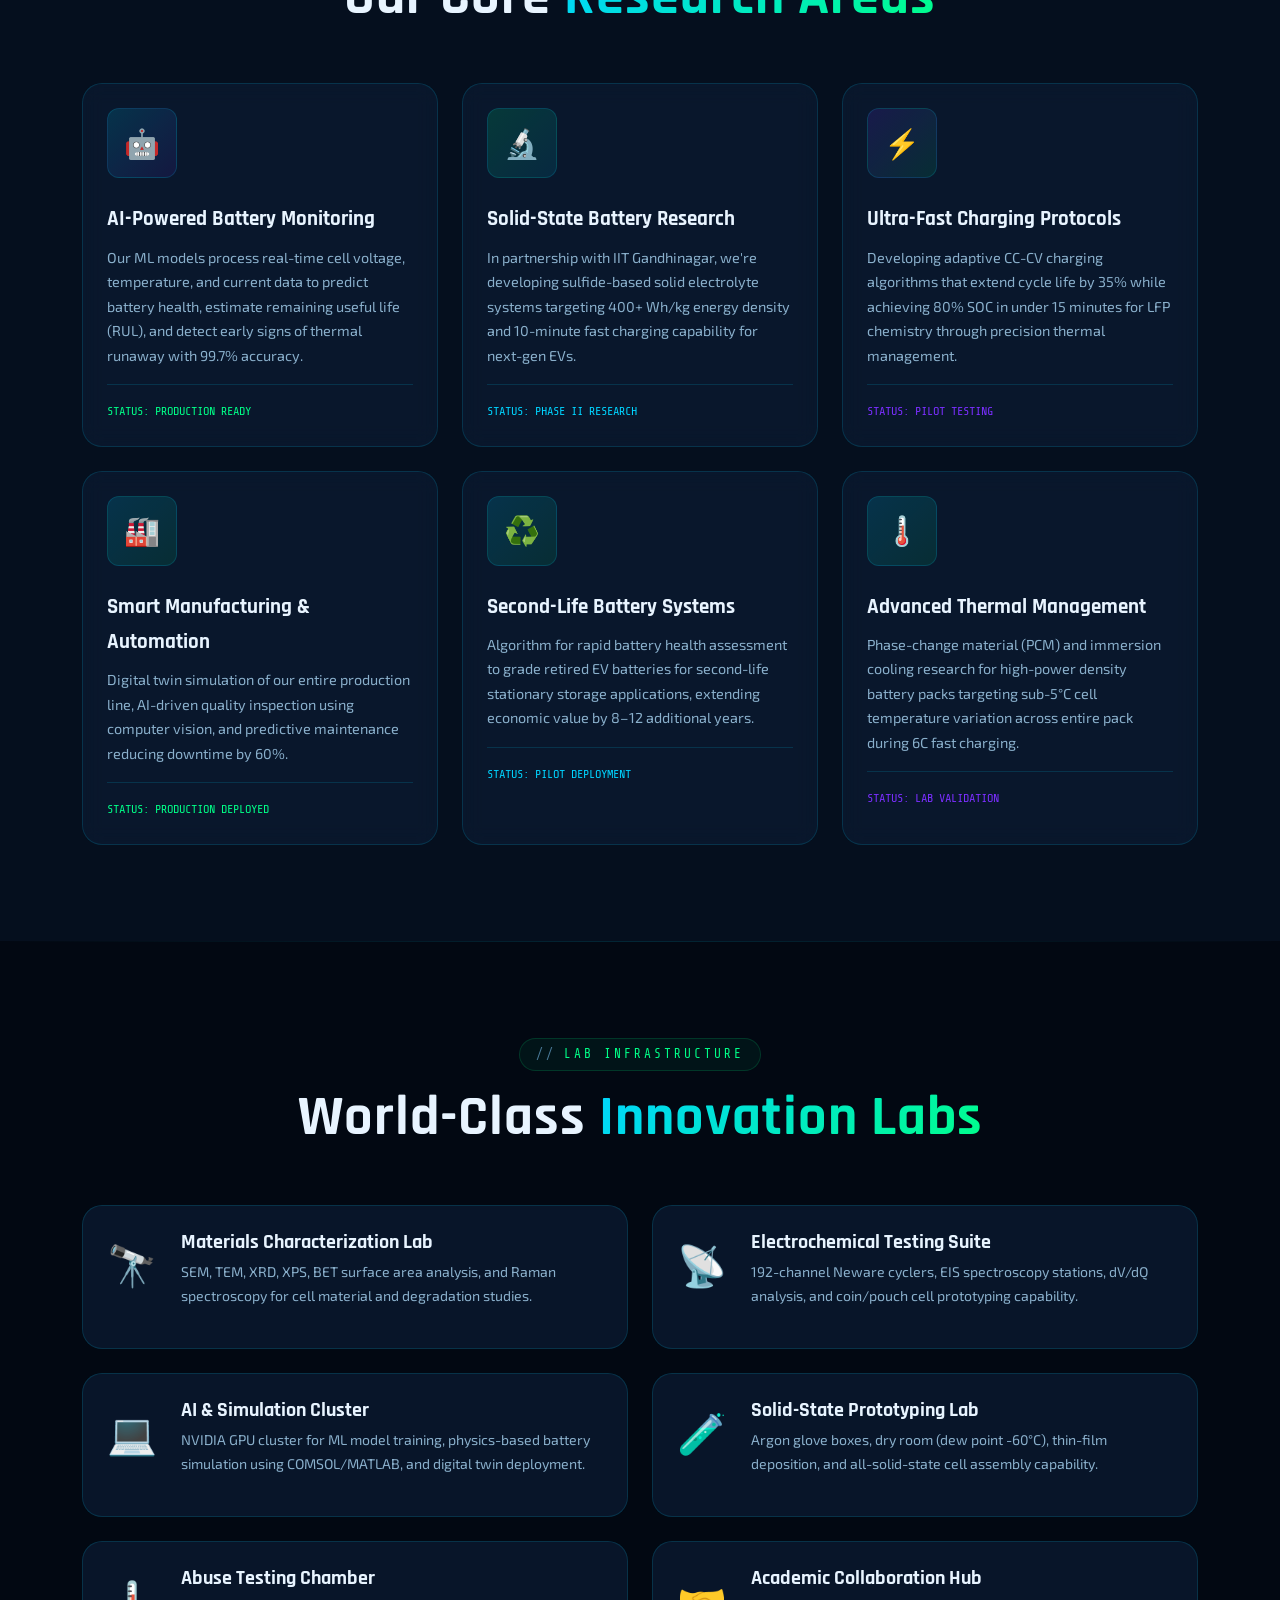
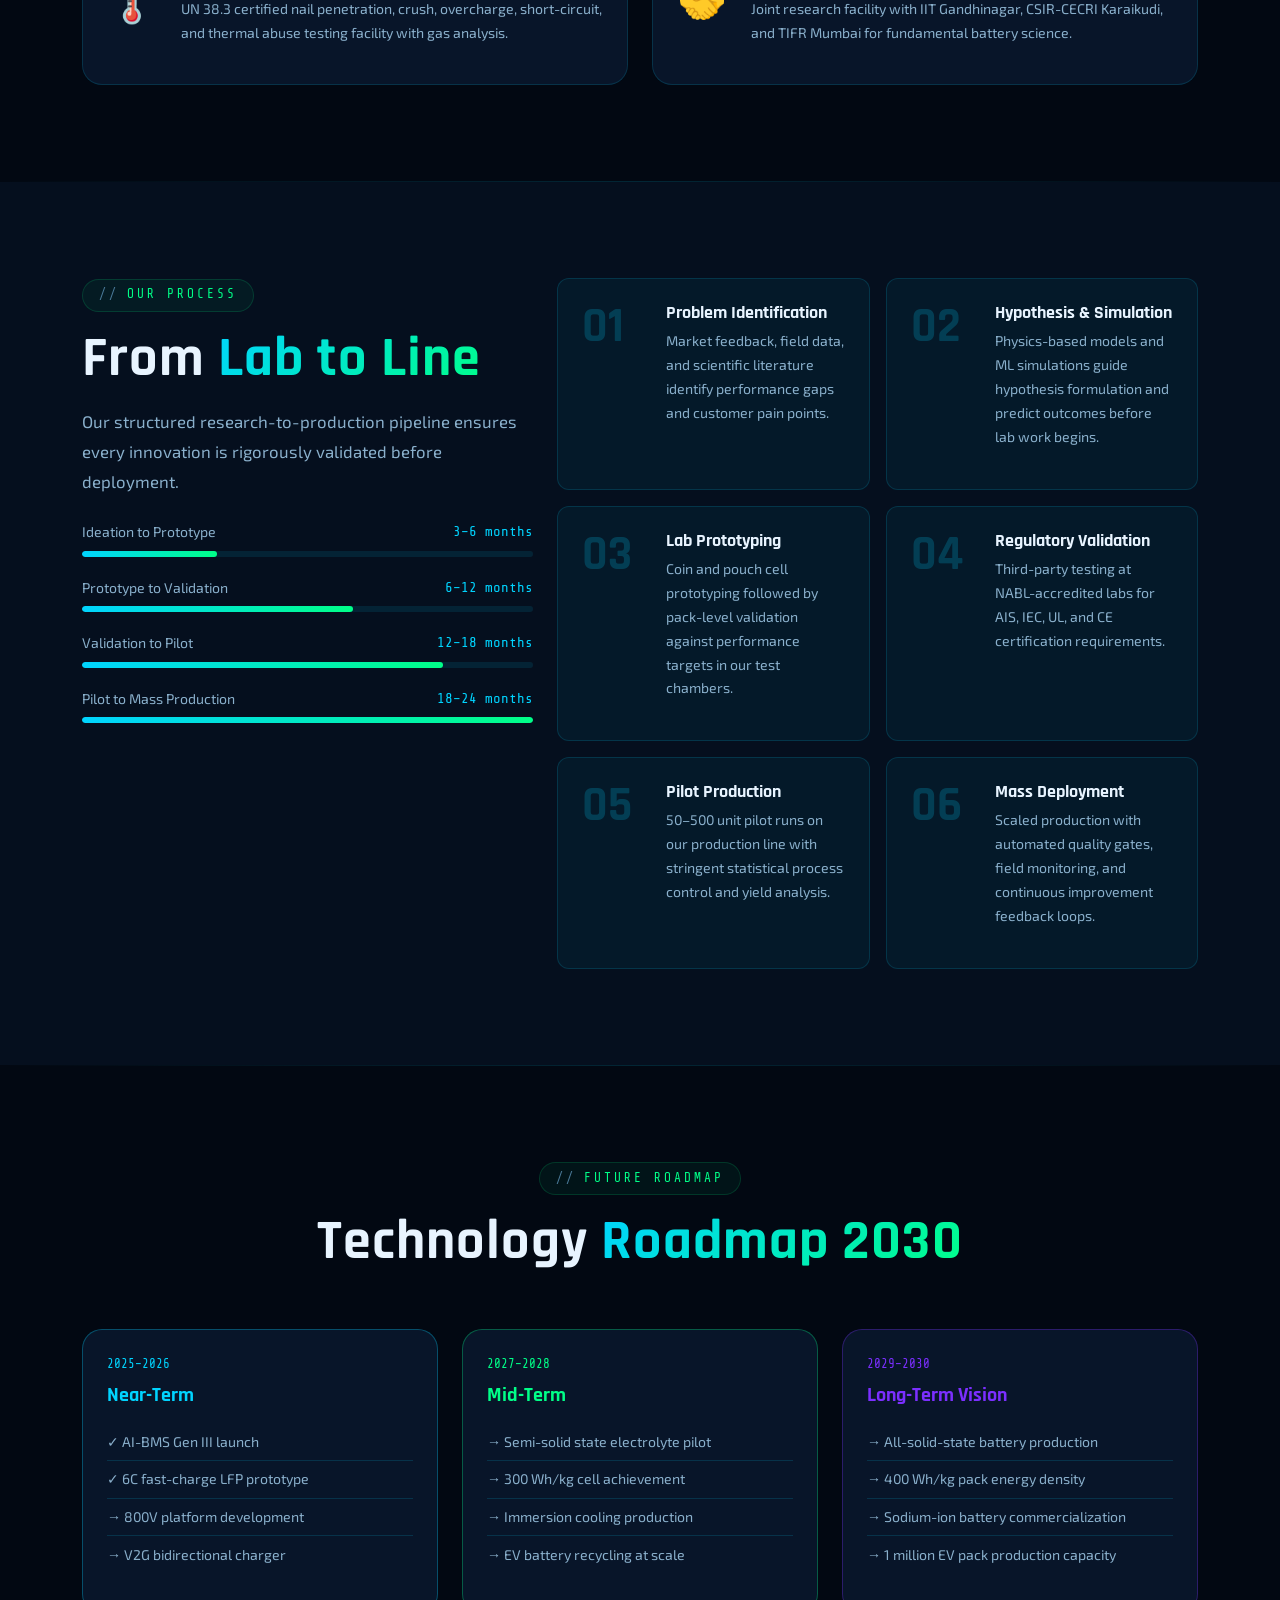
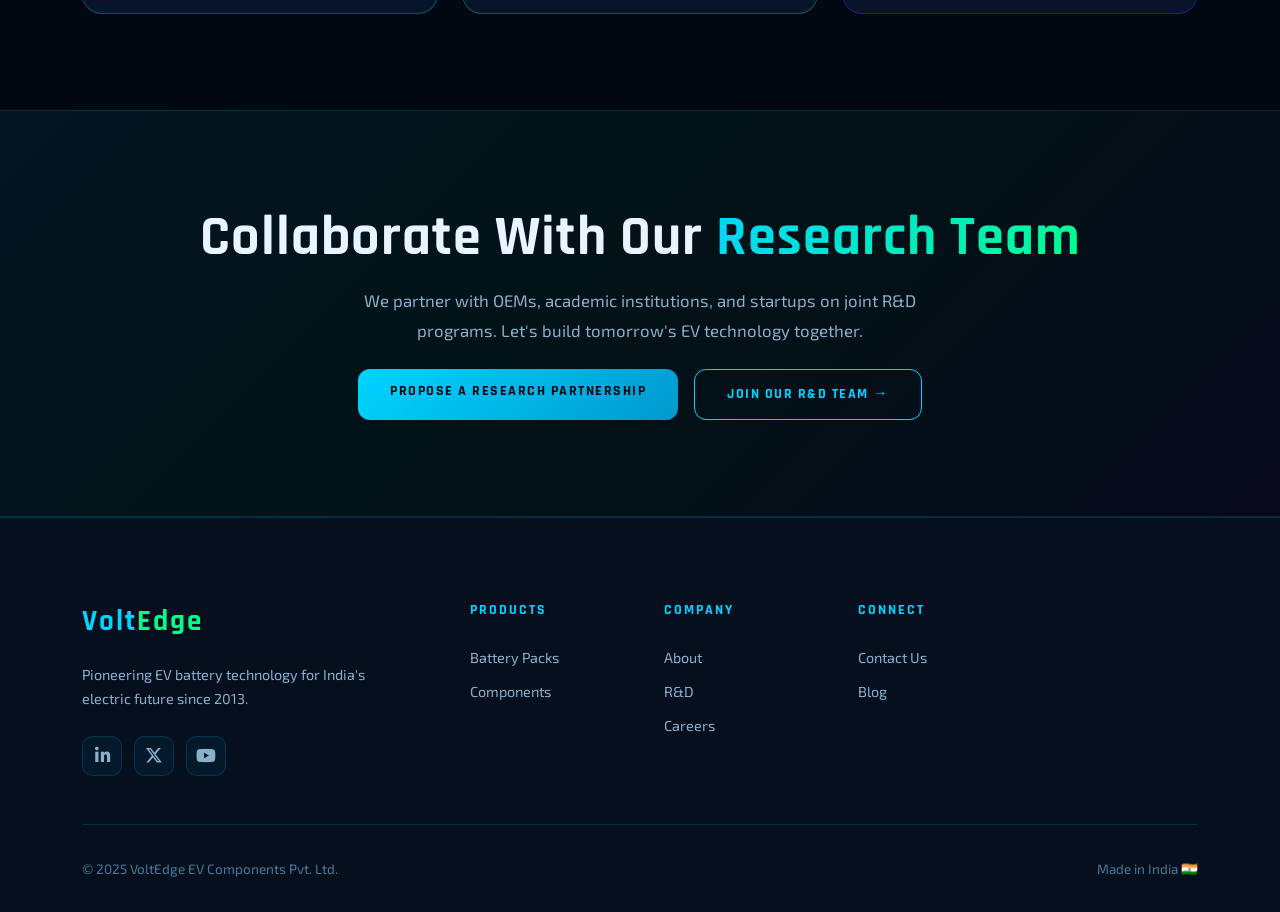
<file: research.html>
<!DOCTYPE html>
<html lang="en">
<head>
  <meta charset="UTF-8"/><meta name="viewport" content="width=device-width, initial-scale=1.0"/>
  <title>Research & Development | VoltEdge EV Components</title>
  <meta name="description" content="VoltEdge R&D division — AI battery monitoring, solid-state research, automation technology, and innovation labs driving the future of EV technology."/>
  <link rel="stylesheet" href="https://cdn.jsdelivr.net/npm/bootstrap@5.3.2/dist/css/bootstrap.min.css"/>
  <link rel="stylesheet" href="https://cdnjs.cloudflare.com/ajax/libs/font-awesome/6.5.0/css/all.min.css"/>
  <link rel="stylesheet" href="css/style.css"/>
</head>
<body>
<div id="loader"><div class="loader-logo">⚡ VOLTEDGE</div><div class="loader-bar"><div class="loader-bar-inner"></div></div></div>
<div id="cursor"></div><div id="cursor-ring"></div>
<div id="nav-overlay"></div>

<nav id="navbar" class="navbar navbar-expand-lg">
  <div class="container">
    <a class="navbar-brand" href="index.html"><div class="brand-icon">⚡</div><span><span class="brand-volt">Volt</span><span class="brand-edge">Edge</span></span></a>
    <button class="navbar-toggler" type="button" data-bs-toggle="collapse" data-bs-target="#navbarNav" aria-expanded="false">
      <span class="toggler-line"></span><span class="toggler-line"></span><span class="toggler-line"></span>
    </button>
    <div class="collapse navbar-collapse" id="navbarNav">
      <ul class="navbar-nav mx-auto">
        <li class="nav-item"><a class="nav-link" href="index.html">Home</a></li>
        <li class="nav-item"><a class="nav-link" href="about.html">About</a></li>
        <li class="nav-item"><a class="nav-link" href="battery-solutions.html">Batteries</a></li>
        <li class="nav-item"><a class="nav-link" href="components.html">Components</a></li>
        <li class="nav-item"><a class="nav-link active" href="research.html">R&amp;D</a></li>
        <li class="nav-item"><a class="nav-link" href="industries.html">Industries</a></li>
        <li class="nav-item"><a class="nav-link" href="sustainability.html">Sustainability</a></li>
        <li class="nav-item"><a class="nav-link" href="blog.html">Blog</a></li>
        <li class="nav-item"><a class="nav-link" href="careers.html">Careers</a></li>
        <li class="nav-item"><a class="nav-link" href="contact.html">Contact</a></li>
      </ul>
      <div class="nav-cta"><a href="contact.html" class="btn btn-volt"><span>Get Quote</span></a></div>
    </div>
  </div>
</nav>

<section class="page-hero">
  <div class="container page-hero-content">
    <div class="breadcrumb-volt mb-3"><a href="index.html">Home</a><span class="sep">/</span><span>Research &amp; Development</span></div>
    <div class="section-tag">Innovation Lab</div>
    <h1 class="page-hero-title">Research That Drives<br/><span class="gradient-text">Tomorrow's EVs</span></h1>
    <p class="section-subtitle">Our dedicated R&D division combines electrochemistry, AI, and advanced manufacturing science to develop the next generation of EV power technology.</p>
  </div>
</section>

<!-- R&D Overview -->
<section class="py-section">
  <div class="container">
    <div class="row align-items-center g-5 mb-5">
      <div class="col-lg-6 reveal-left">
        <div class="section-tag">Our R&D Division</div>
        <h2 class="section-title">10,000 sq.ft. <span class="gradient-text">Innovation Hub</span></h2>
        <p style="color:var(--text2);line-height:1.8;margin-top:1rem;">Inaugurated in 2025, our Advanced Battery Research Lab at GIDC Gandhinagar is equipped with India's most comprehensive EV battery research infrastructure. 85 dedicated researchers, 18 patents filed, and partnerships with IIT Gandhinagar and CSIR-CECRI drive our innovation pipeline.</p>
        <div class="row g-3 mt-3">
          <div class="col-6"><div class="glass-card p-3 text-center"><div style="font-family:var(--font-display);font-size:2rem;font-weight:700;color:var(--primary);">18</div><div style="font-size:0.82rem;color:var(--text2);">Patents Filed</div></div></div>
          <div class="col-6"><div class="glass-card p-3 text-center"><div style="font-family:var(--font-display);font-size:2rem;font-weight:700;color:var(--secondary);">85</div><div style="font-size:0.82rem;color:var(--text2);">Researchers</div></div></div>
          <div class="col-6"><div class="glass-card p-3 text-center"><div style="font-family:var(--font-display);font-size:2rem;font-weight:700;color:var(--accent);">3</div><div style="font-size:0.82rem;color:var(--text2);">Academic Partners</div></div></div>
          <div class="col-6"><div class="glass-card p-3 text-center"><div style="font-family:var(--font-display);font-size:2rem;font-weight:700;color:var(--primary);">₹48Cr</div><div style="font-size:0.82rem;color:var(--text2);">Annual R&D Spend</div></div></div>
        </div>
      </div>
      <div class="col-lg-6 reveal-right">
        <div class="glass-card p-5 text-center" style="min-height:320px;display:flex;flex-direction:column;align-items:center;justify-content:center;">
          <div style="font-size:6rem;animation:float 6s ease-in-out infinite;">🔬</div>
          <div style="font-family:var(--font-mono);font-size:0.75rem;color:var(--primary);letter-spacing:2px;margin-top:1.5rem;">ADVANCED BATTERY RESEARCH LAB</div>
          <div style="font-size:0.85rem;color:var(--text2);margin-top:0.5rem;">GIDC Gandhinagar, Gujarat — Est. 2025</div>
          <div class="row g-2 mt-3 w-100">
            <div class="col-4"><div style="background:rgba(0,212,255,0.08);border:1px solid var(--border);border-radius:8px;padding:0.5rem;font-size:0.72rem;color:var(--text2);">SEM/TEM Analysis</div></div>
            <div class="col-4"><div style="background:rgba(0,255,136,0.08);border:1px solid var(--border2);border-radius:8px;padding:0.5rem;font-size:0.72rem;color:var(--text2);">XRD Lab</div></div>
            <div class="col-4"><div style="background:rgba(123,47,255,0.08);border:1px solid rgba(123,47,255,0.2);border-radius:8px;padding:0.5rem;font-size:0.72rem;color:var(--text2);">AI Cluster</div></div>
          </div>
        </div>
      </div>
    </div>
  </div>
</section>

<div class="section-divider"></div>

<!-- Research Focus Areas -->
<section class="py-section bg-dark-surface">
  <div class="container">
    <div class="text-center mb-section">
      <div class="section-tag">Research Focus</div>
      <h2 class="section-title">Our Core <span class="gradient-text">Research Areas</span></h2>
    </div>
    <div class="row g-4">
      <div class="col-md-6 col-lg-4">
        <div class="glass-card p-4 h-100 reveal">
          <div class="product-icon-box" style="background:linear-gradient(135deg,rgba(0,212,255,0.15),rgba(123,47,255,0.1));">🤖</div>
          <div class="product-title">AI-Powered Battery Monitoring</div>
          <div class="product-desc">Our ML models process real-time cell voltage, temperature, and current data to predict battery health, estimate remaining useful life (RUL), and detect early signs of thermal runaway with 99.7% accuracy.</div>
          <div style="margin-top:1rem;padding-top:1rem;border-top:1px solid var(--border);">
            <div style="font-family:var(--font-mono);font-size:0.75rem;color:var(--secondary);">STATUS: PRODUCTION READY</div>
          </div>
        </div>
      </div>
      <div class="col-md-6 col-lg-4">
        <div class="glass-card p-4 h-100 reveal">
          <div class="product-icon-box" style="background:linear-gradient(135deg,rgba(0,255,136,0.15),rgba(0,212,255,0.1));">🔬</div>
          <div class="product-title">Solid-State Battery Research</div>
          <div class="product-desc">In partnership with IIT Gandhinagar, we're developing sulfide-based solid electrolyte systems targeting 400+ Wh/kg energy density and 10-minute fast charging capability for next-gen EVs.</div>
          <div style="margin-top:1rem;padding-top:1rem;border-top:1px solid var(--border);">
            <div style="font-family:var(--font-mono);font-size:0.75rem;color:var(--primary);">STATUS: PHASE II RESEARCH</div>
          </div>
        </div>
      </div>
      <div class="col-md-6 col-lg-4">
        <div class="glass-card p-4 h-100 reveal">
          <div class="product-icon-box" style="background:linear-gradient(135deg,rgba(123,47,255,0.15),rgba(0,255,136,0.1));">⚡</div>
          <div class="product-title">Ultra-Fast Charging Protocols</div>
          <div class="product-desc">Developing adaptive CC-CV charging algorithms that extend cycle life by 35% while achieving 80% SOC in under 15 minutes for LFP chemistry through precision thermal management.</div>
          <div style="margin-top:1rem;padding-top:1rem;border-top:1px solid var(--border);">
            <div style="font-family:var(--font-mono);font-size:0.75rem;color:var(--accent);">STATUS: PILOT TESTING</div>
          </div>
        </div>
      </div>
      <div class="col-md-6 col-lg-4">
        <div class="glass-card p-4 h-100 reveal">
          <div class="product-icon-box">🏭</div>
          <div class="product-title">Smart Manufacturing & Automation</div>
          <div class="product-desc">Digital twin simulation of our entire production line, AI-driven quality inspection using computer vision, and predictive maintenance reducing downtime by 60%.</div>
          <div style="margin-top:1rem;padding-top:1rem;border-top:1px solid var(--border);">
            <div style="font-family:var(--font-mono);font-size:0.75rem;color:var(--secondary);">STATUS: PRODUCTION DEPLOYED</div>
          </div>
        </div>
      </div>
      <div class="col-md-6 col-lg-4">
        <div class="glass-card p-4 h-100 reveal">
          <div class="product-icon-box">♻️</div>
          <div class="product-title">Second-Life Battery Systems</div>
          <div class="product-desc">Algorithm for rapid battery health assessment to grade retired EV batteries for second-life stationary storage applications, extending economic value by 8–12 additional years.</div>
          <div style="margin-top:1rem;padding-top:1rem;border-top:1px solid var(--border);">
            <div style="font-family:var(--font-mono);font-size:0.75rem;color:var(--primary);">STATUS: PILOT DEPLOYMENT</div>
          </div>
        </div>
      </div>
      <div class="col-md-6 col-lg-4">
        <div class="glass-card p-4 h-100 reveal">
          <div class="product-icon-box">🌡️</div>
          <div class="product-title">Advanced Thermal Management</div>
          <div class="product-desc">Phase-change material (PCM) and immersion cooling research for high-power density battery packs targeting sub-5°C cell temperature variation across entire pack during 6C fast charging.</div>
          <div style="margin-top:1rem;padding-top:1rem;border-top:1px solid var(--border);">
            <div style="font-family:var(--font-mono);font-size:0.75rem;color:var(--accent);">STATUS: LAB VALIDATION</div>
          </div>
        </div>
      </div>
    </div>
  </div>
</section>

<div class="section-divider"></div>

<!-- Innovation Labs -->
<section class="py-section">
  <div class="container">
    <div class="text-center mb-section">
      <div class="section-tag">Lab Infrastructure</div>
      <h2 class="section-title">World-Class <span class="gradient-text">Innovation Labs</span></h2>
    </div>
    <div class="row g-4">
      <div class="col-md-6">
        <div class="glass-card p-4 reveal" style="display:flex;gap:1.5rem;">
          <div style="font-size:2.5rem;flex-shrink:0;">🔭</div>
          <div>
            <h5 style="font-family:var(--font-display);font-weight:700;margin-bottom:0.4rem;">Materials Characterization Lab</h5>
            <p style="color:var(--text2);font-size:0.88rem;">SEM, TEM, XRD, XPS, BET surface area analysis, and Raman spectroscopy for cell material and degradation studies.</p>
          </div>
        </div>
      </div>
      <div class="col-md-6">
        <div class="glass-card p-4 reveal" style="display:flex;gap:1.5rem;">
          <div style="font-size:2.5rem;flex-shrink:0;">📡</div>
          <div>
            <h5 style="font-family:var(--font-display);font-weight:700;margin-bottom:0.4rem;">Electrochemical Testing Suite</h5>
            <p style="color:var(--text2);font-size:0.88rem;">192-channel Neware cyclers, EIS spectroscopy stations, dV/dQ analysis, and coin/pouch cell prototyping capability.</p>
          </div>
        </div>
      </div>
      <div class="col-md-6">
        <div class="glass-card p-4 reveal" style="display:flex;gap:1.5rem;">
          <div style="font-size:2.5rem;flex-shrink:0;">💻</div>
          <div>
            <h5 style="font-family:var(--font-display);font-weight:700;margin-bottom:0.4rem;">AI & Simulation Cluster</h5>
            <p style="color:var(--text2);font-size:0.88rem;">NVIDIA GPU cluster for ML model training, physics-based battery simulation using COMSOL/MATLAB, and digital twin deployment.</p>
          </div>
        </div>
      </div>
      <div class="col-md-6">
        <div class="glass-card p-4 reveal" style="display:flex;gap:1.5rem;">
          <div style="font-size:2.5rem;flex-shrink:0;">🧪</div>
          <div>
            <h5 style="font-family:var(--font-display);font-weight:700;margin-bottom:0.4rem;">Solid-State Prototyping Lab</h5>
            <p style="color:var(--text2);font-size:0.88rem;">Argon glove boxes, dry room (dew point -60°C), thin-film deposition, and all-solid-state cell assembly capability.</p>
          </div>
        </div>
      </div>
      <div class="col-md-6">
        <div class="glass-card p-4 reveal" style="display:flex;gap:1.5rem;">
          <div style="font-size:2.5rem;flex-shrink:0;">🌡️</div>
          <div>
            <h5 style="font-family:var(--font-display);font-weight:700;margin-bottom:0.4rem;">Abuse Testing Chamber</h5>
            <p style="color:var(--text2);font-size:0.88rem;">UN 38.3 certified nail penetration, crush, overcharge, short-circuit, and thermal abuse testing facility with gas analysis.</p>
          </div>
        </div>
      </div>
      <div class="col-md-6">
        <div class="glass-card p-4 reveal" style="display:flex;gap:1.5rem;">
          <div style="font-size:2.5rem;flex-shrink:0;">🤝</div>
          <div>
            <h5 style="font-family:var(--font-display);font-weight:700;margin-bottom:0.4rem;">Academic Collaboration Hub</h5>
            <p style="color:var(--text2);font-size:0.88rem;">Joint research facility with IIT Gandhinagar, CSIR-CECRI Karaikudi, and TIFR Mumbai for fundamental battery science.</p>
          </div>
        </div>
      </div>
    </div>
  </div>
</section>

<div class="section-divider"></div>

<!-- Research Workflow -->
<section class="py-section bg-dark-surface">
  <div class="container">
    <div class="row">
      <div class="col-lg-5 mb-5 mb-lg-0">
        <div class="section-tag">Our Process</div>
        <h2 class="section-title">From <span class="gradient-text">Lab to Line</span></h2>
        <p class="section-subtitle">Our structured research-to-production pipeline ensures every innovation is rigorously validated before deployment.</p>
        <div class="mt-4">
          <div class="skill-item">
            <div class="skill-label"><span>Ideation to Prototype</span><span class="skill-pct">3–6 months</span></div>
            <div class="progress-volt"><div class="progress-volt-bar" data-width="30"></div></div>
          </div>
          <div class="skill-item">
            <div class="skill-label"><span>Prototype to Validation</span><span class="skill-pct">6–12 months</span></div>
            <div class="progress-volt"><div class="progress-volt-bar" data-width="60"></div></div>
          </div>
          <div class="skill-item">
            <div class="skill-label"><span>Validation to Pilot</span><span class="skill-pct">12–18 months</span></div>
            <div class="progress-volt"><div class="progress-volt-bar" data-width="80"></div></div>
          </div>
          <div class="skill-item">
            <div class="skill-label"><span>Pilot to Mass Production</span><span class="skill-pct">18–24 months</span></div>
            <div class="progress-volt"><div class="progress-volt-bar" data-width="100"></div></div>
          </div>
        </div>
      </div>
      <div class="col-lg-7">
        <div class="row g-3">
          <div class="col-sm-6">
            <div class="process-step h-100 reveal">
              <div class="step-number">01</div>
              <div class="step-content"><h5>Problem Identification</h5><p>Market feedback, field data, and scientific literature identify performance gaps and customer pain points.</p></div>
            </div>
          </div>
          <div class="col-sm-6">
            <div class="process-step h-100 reveal">
              <div class="step-number">02</div>
              <div class="step-content"><h5>Hypothesis & Simulation</h5><p>Physics-based models and ML simulations guide hypothesis formulation and predict outcomes before lab work begins.</p></div>
            </div>
          </div>
          <div class="col-sm-6">
            <div class="process-step h-100 reveal">
              <div class="step-number">03</div>
              <div class="step-content"><h5>Lab Prototyping</h5><p>Coin and pouch cell prototyping followed by pack-level validation against performance targets in our test chambers.</p></div>
            </div>
          </div>
          <div class="col-sm-6">
            <div class="process-step h-100 reveal">
              <div class="step-number">04</div>
              <div class="step-content"><h5>Regulatory Validation</h5><p>Third-party testing at NABL-accredited labs for AIS, IEC, UL, and CE certification requirements.</p></div>
            </div>
          </div>
          <div class="col-sm-6">
            <div class="process-step h-100 reveal">
              <div class="step-number">05</div>
              <div class="step-content"><h5>Pilot Production</h5><p>50–500 unit pilot runs on our production line with stringent statistical process control and yield analysis.</p></div>
            </div>
          </div>
          <div class="col-sm-6">
            <div class="process-step h-100 reveal">
              <div class="step-number">06</div>
              <div class="step-content"><h5>Mass Deployment</h5><p>Scaled production with automated quality gates, field monitoring, and continuous improvement feedback loops.</p></div>
            </div>
          </div>
        </div>
      </div>
    </div>
  </div>
</section>

<div class="section-divider"></div>

<!-- Future Tech -->
<section class="py-section">
  <div class="container">
    <div class="text-center mb-section">
      <div class="section-tag">Future Roadmap</div>
      <h2 class="section-title">Technology <span class="gradient-text">Roadmap 2030</span></h2>
    </div>
    <div class="row g-4">
      <div class="col-md-4">
        <div class="glass-card p-4 h-100 reveal" style="border-color:rgba(0,212,255,0.3);">
          <div style="font-family:var(--font-mono);font-size:0.78rem;color:var(--primary);margin-bottom:0.5rem;">2025–2026</div>
          <h5 style="font-family:var(--font-display);font-weight:700;color:var(--primary);margin-bottom:1rem;">Near-Term</h5>
          <ul style="list-style:none;padding:0;color:var(--text2);font-size:0.88rem;">
            <li style="padding:0.4rem 0;border-bottom:1px solid var(--border);">✓ AI-BMS Gen III launch</li>
            <li style="padding:0.4rem 0;border-bottom:1px solid var(--border);">✓ 6C fast-charge LFP prototype</li>
            <li style="padding:0.4rem 0;border-bottom:1px solid var(--border);">→ 800V platform development</li>
            <li style="padding:0.4rem 0;">→ V2G bidirectional charger</li>
          </ul>
        </div>
      </div>
      <div class="col-md-4">
        <div class="glass-card p-4 h-100 reveal" style="border-color:rgba(0,255,136,0.3);">
          <div style="font-family:var(--font-mono);font-size:0.78rem;color:var(--secondary);margin-bottom:0.5rem;">2027–2028</div>
          <h5 style="font-family:var(--font-display);font-weight:700;color:var(--secondary);margin-bottom:1rem;">Mid-Term</h5>
          <ul style="list-style:none;padding:0;color:var(--text2);font-size:0.88rem;">
            <li style="padding:0.4rem 0;border-bottom:1px solid var(--border);">→ Semi-solid state electrolyte pilot</li>
            <li style="padding:0.4rem 0;border-bottom:1px solid var(--border);">→ 300 Wh/kg cell achievement</li>
            <li style="padding:0.4rem 0;border-bottom:1px solid var(--border);">→ Immersion cooling production</li>
            <li style="padding:0.4rem 0;">→ EV battery recycling at scale</li>
          </ul>
        </div>
      </div>
      <div class="col-md-4">
        <div class="glass-card p-4 h-100 reveal" style="border-color:rgba(123,47,255,0.3);">
          <div style="font-family:var(--font-mono);font-size:0.78rem;color:var(--accent);margin-bottom:0.5rem;">2029–2030</div>
          <h5 style="font-family:var(--font-display);font-weight:700;color:var(--accent);margin-bottom:1rem;">Long-Term Vision</h5>
          <ul style="list-style:none;padding:0;color:var(--text2);font-size:0.88rem;">
            <li style="padding:0.4rem 0;border-bottom:1px solid var(--border);">→ All-solid-state battery production</li>
            <li style="padding:0.4rem 0;border-bottom:1px solid var(--border);">→ 400 Wh/kg pack energy density</li>
            <li style="padding:0.4rem 0;border-bottom:1px solid var(--border);">→ Sodium-ion battery commercialization</li>
            <li style="padding:0.4rem 0;">→ 1 million EV pack production capacity</li>
          </ul>
        </div>
      </div>
    </div>
  </div>
</section>

<section class="cta-section">
  <div class="container text-center">
    <h2 class="section-title mb-3">Collaborate With Our <span class="gradient-text">Research Team</span></h2>
    <p class="section-subtitle mx-auto mb-4">We partner with OEMs, academic institutions, and startups on joint R&D programs. Let's build tomorrow's EV technology together.</p>
    <div class="d-flex gap-3 justify-content-center flex-wrap">
      <a href="contact.html" class="btn btn-volt"><span>Propose a Research Partnership</span></a>
      <a href="careers.html" class="btn-outline-volt">Join Our R&D Team →</a>
    </div>
  </div>
</section>

<footer class="footer">
  <div class="container">
    <div class="row g-5">
      <div class="col-lg-4"><div class="footer-brand"><span class="brand-volt">Volt</span><span class="brand-edge">Edge</span></div><p class="footer-desc">Pioneering EV battery technology for India's electric future since 2013.</p><div class="social-links"><a class="social-btn" href="#"><i class="fab fa-linkedin-in"></i></a><a class="social-btn" href="#"><i class="fab fa-x-twitter"></i></a><a class="social-btn" href="#"><i class="fab fa-youtube"></i></a></div></div>
      <div class="col-sm-6 col-lg-2"><div class="footer-heading">Products</div><a class="footer-link" href="battery-solutions.html">Battery Packs</a><a class="footer-link" href="components.html">Components</a></div>
      <div class="col-sm-6 col-lg-2"><div class="footer-heading">Company</div><a class="footer-link" href="about.html">About</a><a class="footer-link" href="research.html">R&D</a><a class="footer-link" href="careers.html">Careers</a></div>
      <div class="col-sm-6 col-lg-2"><div class="footer-heading">Connect</div><a class="footer-link" href="contact.html">Contact Us</a><a class="footer-link" href="blog.html">Blog</a></div>
    </div>
    <div class="footer-bottom"><div class="footer-bottom-text">© 2025 VoltEdge EV Components Pvt. Ltd.</div><div class="footer-bottom-text">Made in India 🇮🇳</div></div>
  </div>
</footer>

<a href="https://wa.me/917923214567" class="wa-float"><i class="fab fa-whatsapp"></i></a>
<button id="back-to-top"><i class="fas fa-chevron-up"></i></button>
<script src="https://cdn.jsdelivr.net/npm/bootstrap@5.3.2/dist/js/bootstrap.bundle.min.js"></script>
<script src="js/script.js"></script>
</body>
</html>
</file>
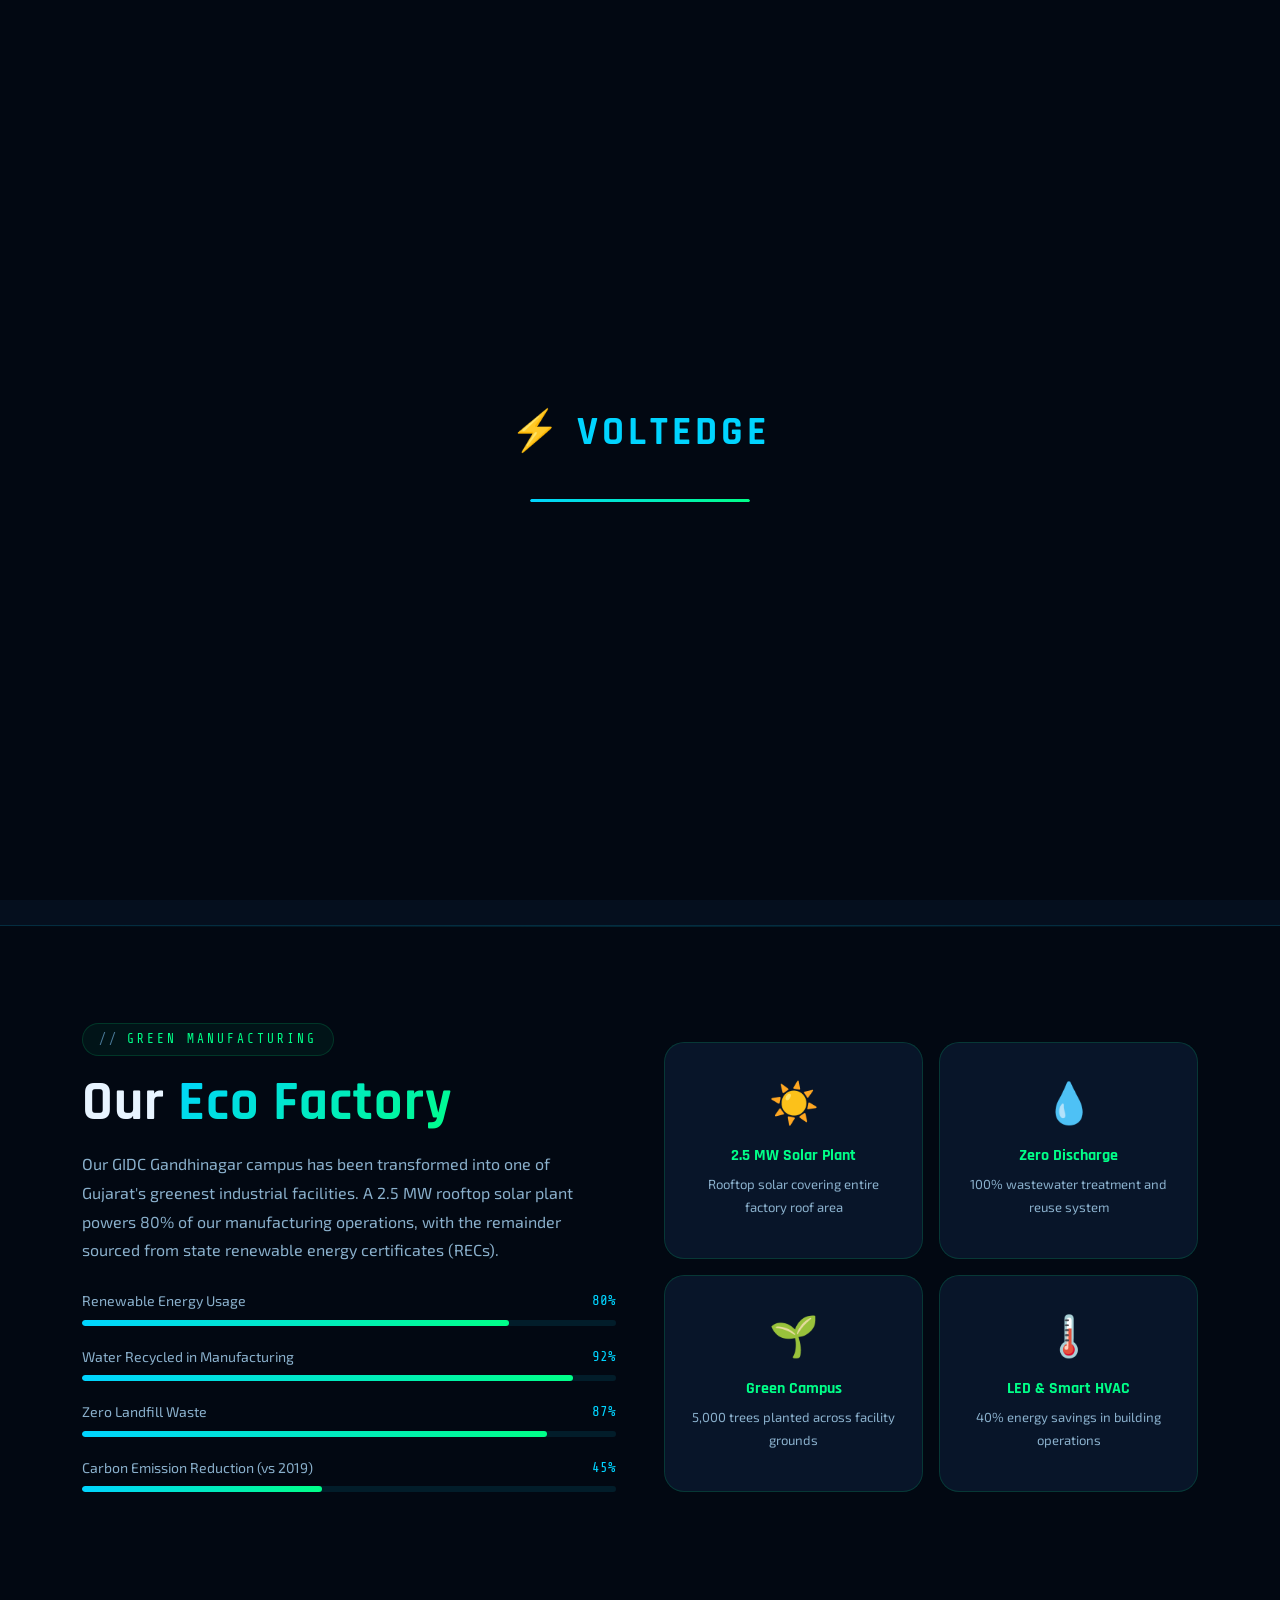
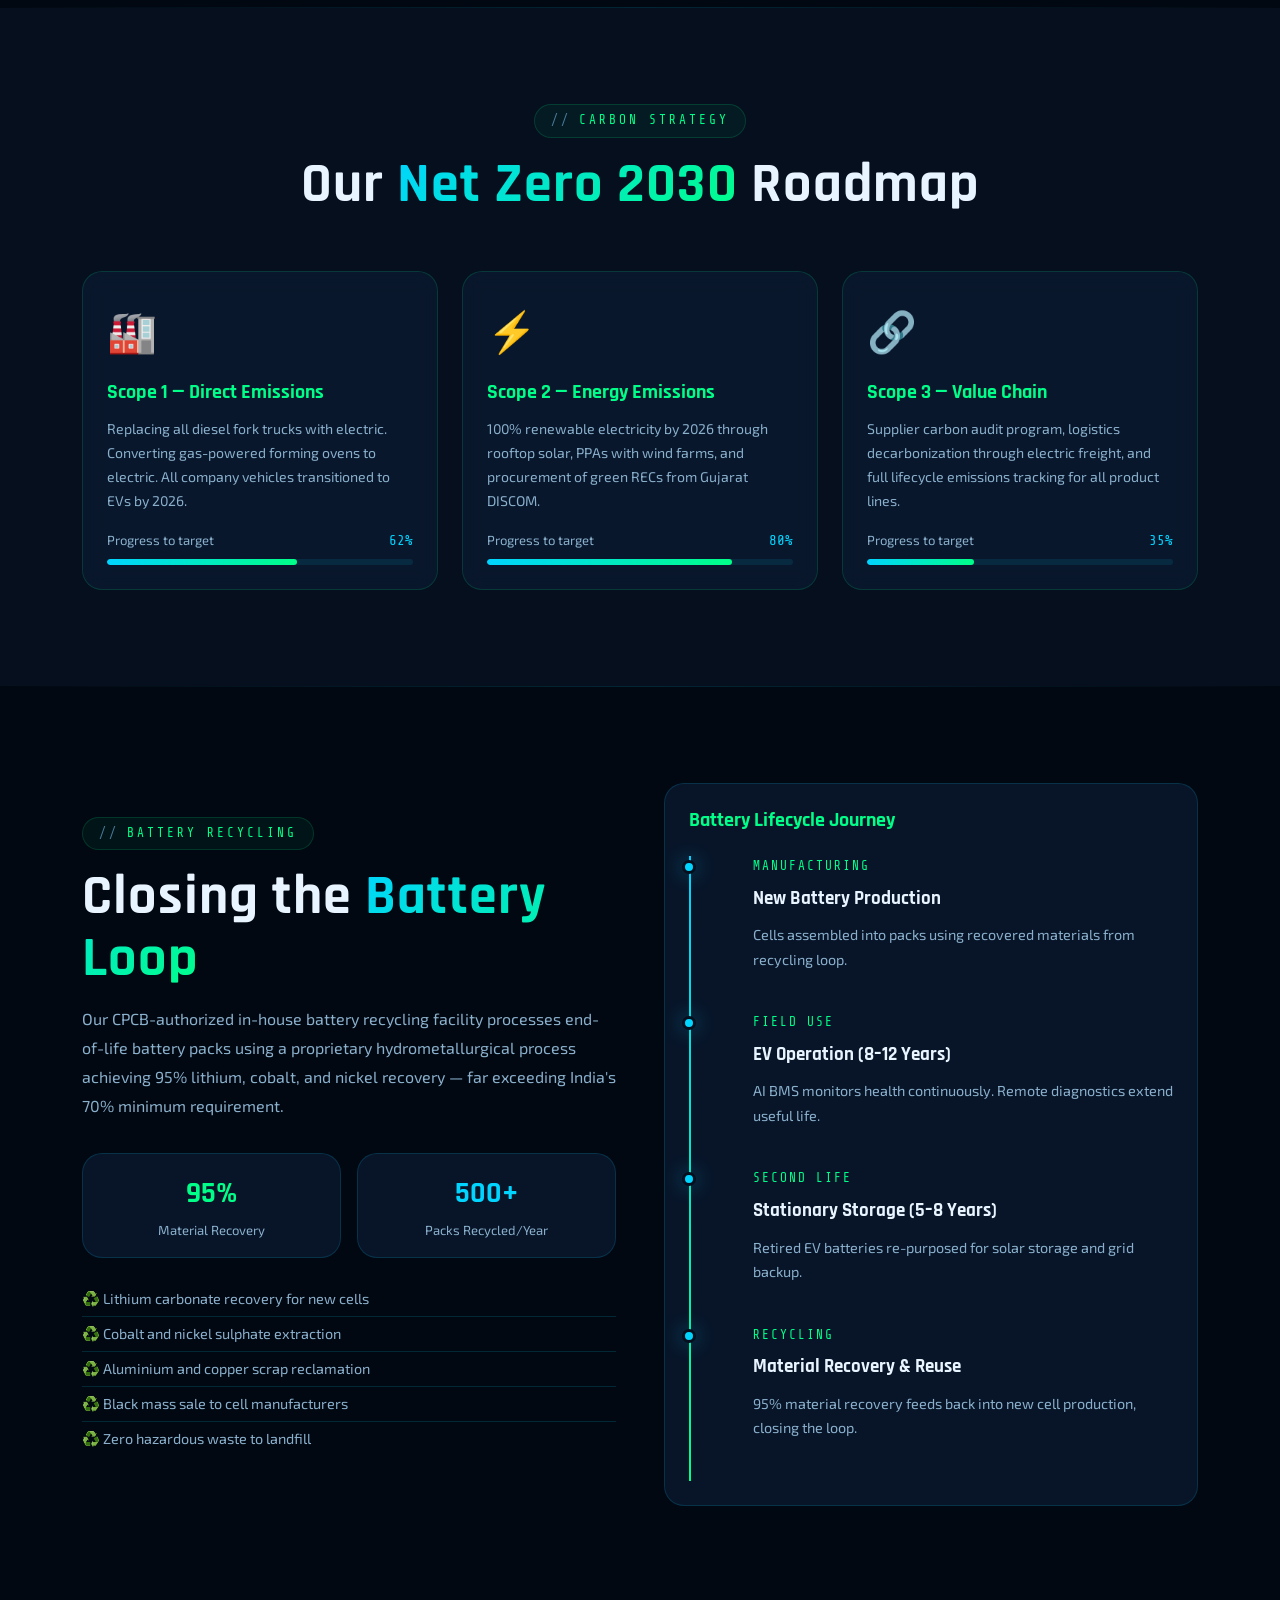
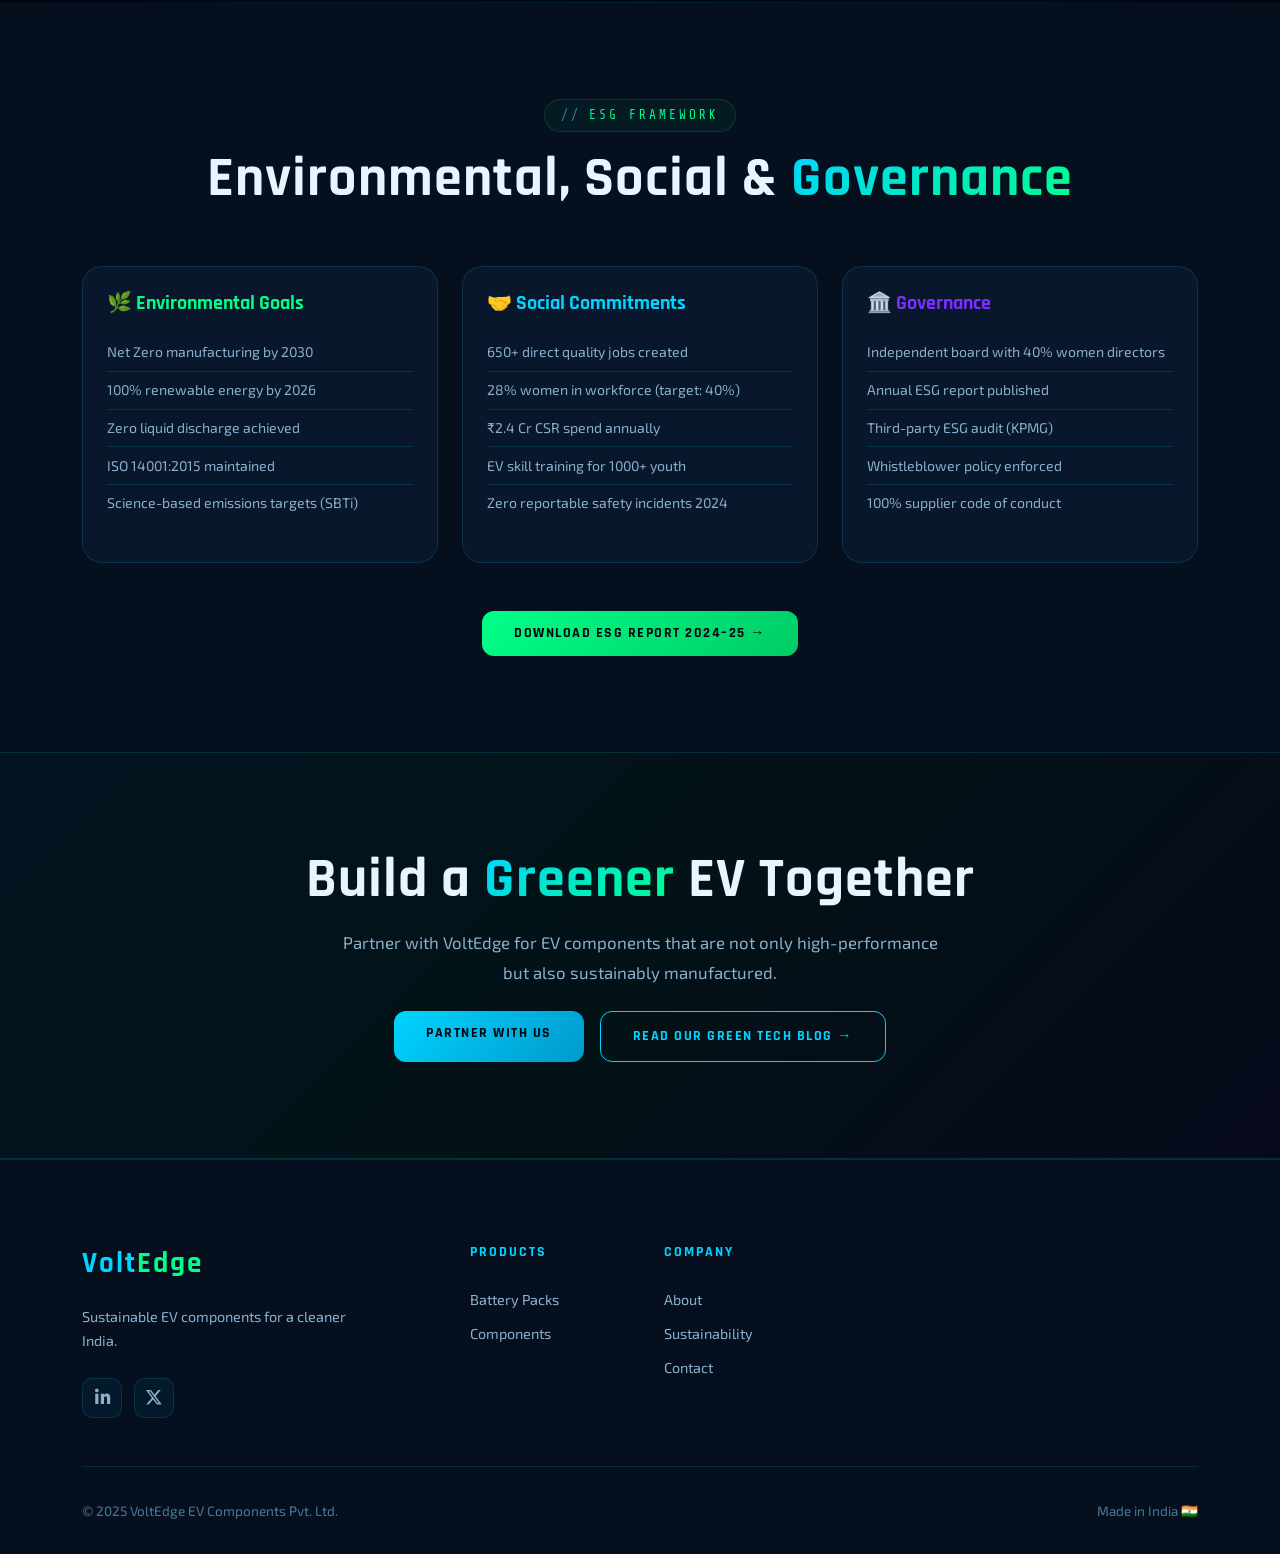
<file: sustainability.html>
<!DOCTYPE html>
<html lang="en">
<head>
  <meta charset="UTF-8"/><meta name="viewport" content="width=device-width, initial-scale=1.0"/>
  <title>Sustainability & Green Energy | VoltEdge EV Components</title>
  <meta name="description" content="VoltEdge's commitment to green manufacturing, carbon reduction, battery recycling, and sustainable energy solutions for a cleaner India."/>
  <link rel="stylesheet" href="https://cdn.jsdelivr.net/npm/bootstrap@5.3.2/dist/css/bootstrap.min.css"/>
  <link rel="stylesheet" href="https://cdnjs.cloudflare.com/ajax/libs/font-awesome/6.5.0/css/all.min.css"/>
  <link rel="stylesheet" href="css/style.css"/>
</head>
<body>
<div id="loader"><div class="loader-logo">⚡ VOLTEDGE</div><div class="loader-bar"><div class="loader-bar-inner"></div></div></div>
<div id="cursor"></div><div id="cursor-ring"></div>
<div id="nav-overlay"></div>

<nav id="navbar" class="navbar navbar-expand-lg">
  <div class="container">
    <a class="navbar-brand" href="index.html"><div class="brand-icon">⚡</div><span><span class="brand-volt">Volt</span><span class="brand-edge">Edge</span></span></a>
    <button class="navbar-toggler" type="button" data-bs-toggle="collapse" data-bs-target="#navbarNav" aria-expanded="false">
      <span class="toggler-line"></span><span class="toggler-line"></span><span class="toggler-line"></span>
    </button>
    <div class="collapse navbar-collapse" id="navbarNav">
      <ul class="navbar-nav mx-auto">
        <li class="nav-item"><a class="nav-link" href="index.html">Home</a></li>
        <li class="nav-item"><a class="nav-link" href="about.html">About</a></li>
        <li class="nav-item"><a class="nav-link" href="battery-solutions.html">Batteries</a></li>
        <li class="nav-item"><a class="nav-link" href="components.html">Components</a></li>
        <li class="nav-item"><a class="nav-link" href="research.html">R&amp;D</a></li>
        <li class="nav-item"><a class="nav-link" href="industries.html">Industries</a></li>
        <li class="nav-item"><a class="nav-link active" href="sustainability.html">Sustainability</a></li>
        <li class="nav-item"><a class="nav-link" href="blog.html">Blog</a></li>
        <li class="nav-item"><a class="nav-link" href="careers.html">Careers</a></li>
        <li class="nav-item"><a class="nav-link" href="contact.html">Contact</a></li>
      </ul>
      <div class="nav-cta"><a href="contact.html" class="btn btn-volt"><span>Get Quote</span></a></div>
    </div>
  </div>
</nav>

<section class="page-hero" style="background:linear-gradient(135deg,var(--dark2),var(--dark3));">
  <div class="container page-hero-content">
    <div class="breadcrumb-volt mb-3"><a href="index.html">Home</a><span class="sep">/</span><span>Sustainability</span></div>
    <div class="section-tag" style="color:var(--secondary);border-color:var(--border2);background:rgba(0,255,136,0.05);">Green Future</div>
    <h1 class="page-hero-title">Manufacturing a <span class="gradient-text">Cleaner</span><br/>Planet — Not Just EVs</h1>
    <p class="section-subtitle">Sustainability isn't a checkbox at VoltEdge. It's embedded in every process, every material choice, and every product we ship.</p>
  </div>
</section>

<!-- ESG Stats -->
<section class="stats-section py-section">
  <div class="container">
    <div class="row g-0 text-center">
      <div class="col-6 col-md-3"><div class="stat-item reveal"><div class="stat-number"><span data-target="45" data-suffix="%">0%</span></div><div class="stat-label">Carbon Reduction (since 2019)</div></div></div>
      <div class="col-6 col-md-3"><div class="stat-item reveal"><div class="stat-number"><span data-target="95" data-suffix="%">0%</span></div><div class="stat-label">Battery Material Recovery</div></div></div>
      <div class="col-6 col-md-3"><div class="stat-item reveal"><div class="stat-number"><span data-target="80" data-suffix="%">0%</span></div><div class="stat-label">Factory Powered by Solar</div></div></div>
      <div class="col-6 col-md-3"><div class="stat-item reveal"><div class="stat-number"><span data-target="2030" data-suffix="">0</span></div><div class="stat-label">Net Zero Target Year</div></div></div>
    </div>
  </div>
</section>

<div class="section-divider"></div>

<!-- Green Manufacturing -->
<section class="py-section">
  <div class="container">
    <div class="row align-items-center g-5">
      <div class="col-lg-6 reveal-left">
        <div class="section-tag" style="color:var(--secondary);border-color:var(--border2);">Green Manufacturing</div>
        <h2 class="section-title">Our <span class="gradient-text">Eco Factory</span></h2>
        <p style="color:var(--text2);line-height:1.8;margin-top:1rem;">Our GIDC Gandhinagar campus has been transformed into one of Gujarat's greenest industrial facilities. A 2.5 MW rooftop solar plant powers 80% of our manufacturing operations, with the remainder sourced from state renewable energy certificates (RECs).</p>
        <div class="mt-4">
          <div class="skill-item">
            <div class="skill-label"><span>Renewable Energy Usage</span><span class="skill-pct">80%</span></div>
            <div class="progress-volt"><div class="progress-volt-bar" data-width="80"></div></div>
          </div>
          <div class="skill-item">
            <div class="skill-label"><span>Water Recycled in Manufacturing</span><span class="skill-pct">92%</span></div>
            <div class="progress-volt"><div class="progress-volt-bar" data-width="92"></div></div>
          </div>
          <div class="skill-item">
            <div class="skill-label"><span>Zero Landfill Waste</span><span class="skill-pct">87%</span></div>
            <div class="progress-volt"><div class="progress-volt-bar" data-width="87"></div></div>
          </div>
          <div class="skill-item">
            <div class="skill-label"><span>Carbon Emission Reduction (vs 2019)</span><span class="skill-pct">45%</span></div>
            <div class="progress-volt"><div class="progress-volt-bar" data-width="45"></div></div>
          </div>
        </div>
      </div>
      <div class="col-lg-6 reveal-right">
        <div class="row g-3">
          <div class="col-6">
            <div class="glass-card p-4 text-center reveal" style="border-color:var(--border2);">
              <div style="font-size:2.5rem;margin-bottom:0.7rem;">☀️</div>
              <h6 style="font-family:var(--font-display);font-weight:700;color:var(--secondary);">2.5 MW Solar Plant</h6>
              <p style="font-size:0.82rem;color:var(--text2);">Rooftop solar covering entire factory roof area</p>
            </div>
          </div>
          <div class="col-6">
            <div class="glass-card p-4 text-center reveal" style="border-color:var(--border2);">
              <div style="font-size:2.5rem;margin-bottom:0.7rem;">💧</div>
              <h6 style="font-family:var(--font-display);font-weight:700;color:var(--secondary);">Zero Discharge</h6>
              <p style="font-size:0.82rem;color:var(--text2);">100% wastewater treatment and reuse system</p>
            </div>
          </div>
          <div class="col-6">
            <div class="glass-card p-4 text-center reveal" style="border-color:var(--border2);">
              <div style="font-size:2.5rem;margin-bottom:0.7rem;">🌱</div>
              <h6 style="font-family:var(--font-display);font-weight:700;color:var(--secondary);">Green Campus</h6>
              <p style="font-size:0.82rem;color:var(--text2);">5,000 trees planted across facility grounds</p>
            </div>
          </div>
          <div class="col-6">
            <div class="glass-card p-4 text-center reveal" style="border-color:var(--border2);">
              <div style="font-size:2.5rem;margin-bottom:0.7rem;">🌡️</div>
              <h6 style="font-family:var(--font-display);font-weight:700;color:var(--secondary);">LED & Smart HVAC</h6>
              <p style="font-size:0.82rem;color:var(--text2);">40% energy savings in building operations</p>
            </div>
          </div>
        </div>
      </div>
    </div>
  </div>
</section>

<div class="section-divider"></div>

<!-- Carbon Reduction -->
<section class="py-section bg-dark-surface">
  <div class="container">
    <div class="text-center mb-section">
      <div class="section-tag" style="color:var(--secondary);border-color:var(--border2);">Carbon Strategy</div>
      <h2 class="section-title">Our <span class="gradient-text">Net Zero 2030</span> Roadmap</h2>
    </div>
    <div class="row g-4">
      <div class="col-md-4">
        <div class="glass-card p-4 h-100 reveal" style="border-color:var(--border2);">
          <div style="font-size:2.5rem;margin-bottom:1rem;">🏭</div>
          <h5 style="font-family:var(--font-display);font-weight:700;color:var(--secondary);margin-bottom:0.8rem;">Scope 1 — Direct Emissions</h5>
          <p style="color:var(--text2);font-size:0.88rem;line-height:1.7;">Replacing all diesel fork trucks with electric. Converting gas-powered forming ovens to electric. All company vehicles transitioned to EVs by 2026.</p>
          <div style="margin-top:1rem;"><div class="skill-label" style="margin-bottom:0.4rem;"><span style="font-size:0.82rem;color:var(--text2);">Progress to target</span><span class="skill-pct">62%</span></div><div class="progress-volt"><div class="progress-volt-bar" data-width="62"></div></div></div>
        </div>
      </div>
      <div class="col-md-4">
        <div class="glass-card p-4 h-100 reveal" style="border-color:var(--border2);">
          <div style="font-size:2.5rem;margin-bottom:1rem;">⚡</div>
          <h5 style="font-family:var(--font-display);font-weight:700;color:var(--secondary);margin-bottom:0.8rem;">Scope 2 — Energy Emissions</h5>
          <p style="color:var(--text2);font-size:0.88rem;line-height:1.7;">100% renewable electricity by 2026 through rooftop solar, PPAs with wind farms, and procurement of green RECs from Gujarat DISCOM.</p>
          <div style="margin-top:1rem;"><div class="skill-label" style="margin-bottom:0.4rem;"><span style="font-size:0.82rem;color:var(--text2);">Progress to target</span><span class="skill-pct">80%</span></div><div class="progress-volt"><div class="progress-volt-bar" data-width="80"></div></div></div>
        </div>
      </div>
      <div class="col-md-4">
        <div class="glass-card p-4 h-100 reveal" style="border-color:var(--border2);">
          <div style="font-size:2.5rem;margin-bottom:1rem;">🔗</div>
          <h5 style="font-family:var(--font-display);font-weight:700;color:var(--secondary);margin-bottom:0.8rem;">Scope 3 — Value Chain</h5>
          <p style="color:var(--text2);font-size:0.88rem;line-height:1.7;">Supplier carbon audit program, logistics decarbonization through electric freight, and full lifecycle emissions tracking for all product lines.</p>
          <div style="margin-top:1rem;"><div class="skill-label" style="margin-bottom:0.4rem;"><span style="font-size:0.82rem;color:var(--text2);">Progress to target</span><span class="skill-pct">35%</span></div><div class="progress-volt"><div class="progress-volt-bar" data-width="35"></div></div></div>
        </div>
      </div>
    </div>
  </div>
</section>

<div class="section-divider"></div>

<!-- Battery Recycling -->
<section class="py-section">
  <div class="container">
    <div class="row align-items-center g-5">
      <div class="col-lg-6 reveal-left">
        <div class="section-tag" style="color:var(--secondary);border-color:var(--border2);">Battery Recycling</div>
        <h2 class="section-title">Closing the <span class="gradient-text">Battery Loop</span></h2>
        <p style="color:var(--text2);line-height:1.8;margin-top:1rem;">Our CPCB-authorized in-house battery recycling facility processes end-of-life battery packs using a proprietary hydrometallurgical process achieving 95% lithium, cobalt, and nickel recovery — far exceeding India's 70% minimum requirement.</p>
        <div class="row g-3 mt-3 mb-4">
          <div class="col-6"><div class="glass-card p-3 text-center"><div style="font-family:var(--font-display);font-size:1.8rem;font-weight:700;color:var(--secondary);">95%</div><div style="font-size:0.82rem;color:var(--text2);">Material Recovery</div></div></div>
          <div class="col-6"><div class="glass-card p-3 text-center"><div style="font-family:var(--font-display);font-size:1.8rem;font-weight:700;color:var(--primary);">500+</div><div style="font-size:0.82rem;color:var(--text2);">Packs Recycled/Year</div></div></div>
        </div>
        <ul style="list-style:none;padding:0;color:var(--text2);font-size:0.9rem;">
          <li style="padding:0.3rem 0;border-bottom:1px solid var(--border);">♻️ Lithium carbonate recovery for new cells</li>
          <li style="padding:0.3rem 0;border-bottom:1px solid var(--border);">♻️ Cobalt and nickel sulphate extraction</li>
          <li style="padding:0.3rem 0;border-bottom:1px solid var(--border);">♻️ Aluminium and copper scrap reclamation</li>
          <li style="padding:0.3rem 0;border-bottom:1px solid var(--border);">♻️ Black mass sale to cell manufacturers</li>
          <li style="padding:0.3rem 0;">♻️ Zero hazardous waste to landfill</li>
        </ul>
      </div>
      <div class="col-lg-6 reveal-right">
        <div class="glass-card p-4">
          <h5 style="font-family:var(--font-display);font-weight:700;margin-bottom:1.5rem;color:var(--secondary);">Battery Lifecycle Journey</h5>
          <div class="timeline">
            <div class="timeline-item">
              <div class="timeline-year">MANUFACTURING</div>
              <div class="timeline-title">New Battery Production</div>
              <div class="timeline-desc">Cells assembled into packs using recovered materials from recycling loop.</div>
            </div>
            <div class="timeline-item">
              <div class="timeline-year">FIELD USE</div>
              <div class="timeline-title">EV Operation (8–12 Years)</div>
              <div class="timeline-desc">AI BMS monitors health continuously. Remote diagnostics extend useful life.</div>
            </div>
            <div class="timeline-item">
              <div class="timeline-year">SECOND LIFE</div>
              <div class="timeline-title">Stationary Storage (5–8 Years)</div>
              <div class="timeline-desc">Retired EV batteries re-purposed for solar storage and grid backup.</div>
            </div>
            <div class="timeline-item">
              <div class="timeline-year">RECYCLING</div>
              <div class="timeline-title">Material Recovery & Reuse</div>
              <div class="timeline-desc">95% material recovery feeds back into new cell production, closing the loop.</div>
            </div>
          </div>
        </div>
      </div>
    </div>
  </div>
</section>

<div class="section-divider"></div>

<!-- ESG Commitments -->
<section class="py-section bg-dark-surface">
  <div class="container">
    <div class="text-center mb-section">
      <div class="section-tag" style="color:var(--secondary);border-color:var(--border2);">ESG Framework</div>
      <h2 class="section-title">Environmental, Social & <span class="gradient-text">Governance</span></h2>
    </div>
    <div class="row g-4">
      <div class="col-md-4">
        <div class="glass-card p-4 h-100 reveal">
          <h5 style="font-family:var(--font-display);font-weight:700;color:var(--secondary);margin-bottom:1.2rem;">🌿 Environmental Goals</h5>
          <ul style="list-style:none;padding:0;color:var(--text2);font-size:0.88rem;">
            <li style="padding:0.4rem 0;border-bottom:1px solid var(--border);">Net Zero manufacturing by 2030</li>
            <li style="padding:0.4rem 0;border-bottom:1px solid var(--border);">100% renewable energy by 2026</li>
            <li style="padding:0.4rem 0;border-bottom:1px solid var(--border);">Zero liquid discharge achieved</li>
            <li style="padding:0.4rem 0;border-bottom:1px solid var(--border);">ISO 14001:2015 maintained</li>
            <li style="padding:0.4rem 0;">Science-based emissions targets (SBTi)</li>
          </ul>
        </div>
      </div>
      <div class="col-md-4">
        <div class="glass-card p-4 h-100 reveal">
          <h5 style="font-family:var(--font-display);font-weight:700;color:var(--primary);margin-bottom:1.2rem;">🤝 Social Commitments</h5>
          <ul style="list-style:none;padding:0;color:var(--text2);font-size:0.88rem;">
            <li style="padding:0.4rem 0;border-bottom:1px solid var(--border);">650+ direct quality jobs created</li>
            <li style="padding:0.4rem 0;border-bottom:1px solid var(--border);">28% women in workforce (target: 40%)</li>
            <li style="padding:0.4rem 0;border-bottom:1px solid var(--border);">₹2.4 Cr CSR spend annually</li>
            <li style="padding:0.4rem 0;border-bottom:1px solid var(--border);">EV skill training for 1000+ youth</li>
            <li style="padding:0.4rem 0;">Zero reportable safety incidents 2024</li>
          </ul>
        </div>
      </div>
      <div class="col-md-4">
        <div class="glass-card p-4 h-100 reveal">
          <h5 style="font-family:var(--font-display);font-weight:700;color:var(--accent);margin-bottom:1.2rem;">🏛️ Governance</h5>
          <ul style="list-style:none;padding:0;color:var(--text2);font-size:0.88rem;">
            <li style="padding:0.4rem 0;border-bottom:1px solid var(--border);">Independent board with 40% women directors</li>
            <li style="padding:0.4rem 0;border-bottom:1px solid var(--border);">Annual ESG report published</li>
            <li style="padding:0.4rem 0;border-bottom:1px solid var(--border);">Third-party ESG audit (KPMG)</li>
            <li style="padding:0.4rem 0;border-bottom:1px solid var(--border);">Whistleblower policy enforced</li>
            <li style="padding:0.4rem 0;">100% supplier code of conduct</li>
          </ul>
        </div>
      </div>
    </div>
    <div class="text-center mt-5">
      <a href="#" class="btn btn-green">Download ESG Report 2024–25 →</a>
    </div>
  </div>
</section>

<section class="cta-section">
  <div class="container text-center">
    <h2 class="section-title mb-3">Build a <span class="gradient-text">Greener</span> EV Together</h2>
    <p class="section-subtitle mx-auto mb-4">Partner with VoltEdge for EV components that are not only high-performance but also sustainably manufactured.</p>
    <div class="d-flex gap-3 justify-content-center flex-wrap">
      <a href="contact.html" class="btn btn-volt"><span>Partner With Us</span></a>
      <a href="blog.html" class="btn-outline-volt">Read Our Green Tech Blog →</a>
    </div>
  </div>
</section>

<footer class="footer">
  <div class="container">
    <div class="row g-5">
      <div class="col-lg-4"><div class="footer-brand"><span class="brand-volt">Volt</span><span class="brand-edge">Edge</span></div><p class="footer-desc">Sustainable EV components for a cleaner India.</p><div class="social-links"><a class="social-btn" href="#"><i class="fab fa-linkedin-in"></i></a><a class="social-btn" href="#"><i class="fab fa-x-twitter"></i></a></div></div>
      <div class="col-sm-6 col-lg-2"><div class="footer-heading">Products</div><a class="footer-link" href="battery-solutions.html">Battery Packs</a><a class="footer-link" href="components.html">Components</a></div>
      <div class="col-sm-6 col-lg-2"><div class="footer-heading">Company</div><a class="footer-link" href="about.html">About</a><a class="footer-link" href="sustainability.html">Sustainability</a><a class="footer-link" href="contact.html">Contact</a></div>
    </div>
    <div class="footer-bottom"><div class="footer-bottom-text">© 2025 VoltEdge EV Components Pvt. Ltd.</div><div class="footer-bottom-text">Made in India 🇮🇳</div></div>
  </div>
</footer>

<a href="https://wa.me/917923214567" class="wa-float"><i class="fab fa-whatsapp"></i></a>
<button id="back-to-top"><i class="fas fa-chevron-up"></i></button>
<script src="https://cdn.jsdelivr.net/npm/bootstrap@5.3.2/dist/js/bootstrap.bundle.min.js"></script>
<script src="js/script.js"></script>
</body>
</html>
</file>
<file: css/style.css>
/* =============================================
   VoltEdge EV Components - Premium CSS
   ============================================= */

@import url('https://fonts.googleapis.com/css2?family=Rajdhani:wght@300;400;500;600;700&family=Exo+2:ital,wght@0,100..900;1,100..900&family=Share+Tech+Mono&display=swap');

/* === CSS Variables === */
:root {
  --primary: #00d4ff;
  --secondary: #00ff88;
  --accent: #7b2fff;
  --danger: #ff4757;
  --dark: #020812;
  --dark2: #050f1e;
  --dark3: #0b1a30;
  --dark4: #0d2040;
  --surface: rgba(11, 26, 48, 0.8);
  --surface2: rgba(0, 212, 255, 0.05);
  --border: rgba(0, 212, 255, 0.15);
  --border2: rgba(0, 255, 136, 0.15);
  --text: #e8f4ff;
  --text2: #8ab0cc;
  --text3: #4a7a99;
  --font-display: 'Rajdhani', sans-serif;
  --font-body: 'Exo 2', sans-serif;
  --font-mono: 'Share Tech Mono', monospace;
  --glow: 0 0 20px rgba(0, 212, 255, 0.4);
  --glow-green: 0 0 20px rgba(0, 255, 136, 0.4);
  --glow-purple: 0 0 20px rgba(123, 47, 255, 0.4);
  --transition: 0.35s cubic-bezier(0.4, 0, 0.2, 1);
  --radius: 12px;
  --radius-lg: 20px;
}

/* === Reset & Base === */
*, *::before, *::after { box-sizing: border-box; margin: 0; padding: 0; }
html { scroll-behavior: smooth; font-size: 16px; }
body {
  font-family: var(--font-body);
  background: var(--dark);
  color: var(--text);
  overflow-x: hidden;
  line-height: 1.7;
}
::selection { background: var(--primary); color: var(--dark); }
img { max-width: 100%; height: auto; display: block; }
a { text-decoration: none; color: inherit; transition: var(--transition); }

/* === Scrollbar === */
::-webkit-scrollbar { width: 6px; }
::-webkit-scrollbar-track { background: var(--dark2); }
::-webkit-scrollbar-thumb { background: var(--primary); border-radius: 3px; }

/* === Loading Screen === */
#loader {
  position: fixed; inset: 0; background: var(--dark); z-index: 9999;
  display: flex; flex-direction: column; align-items: center; justify-content: center;
  transition: opacity 0.6s, visibility 0.6s;
}
#loader.hidden { opacity: 0; visibility: hidden; }
.loader-logo {
  font-family: var(--font-display); font-size: 2.5rem; font-weight: 700;
  color: var(--primary); letter-spacing: 4px; margin-bottom: 2rem;
  animation: pulse-glow 1.5s ease-in-out infinite;
}
.loader-bar {
  width: 220px; height: 3px; background: rgba(0,212,255,0.1); border-radius: 2px; overflow: hidden;
}
.loader-bar-inner {
  height: 100%; background: linear-gradient(90deg, var(--primary), var(--secondary));
  border-radius: 2px; animation: loading 2s ease-in-out forwards;
}
@keyframes loading { from { width: 0; } to { width: 100%; } }
@keyframes pulse-glow {
  0%, 100% { text-shadow: var(--glow); }
  50% { text-shadow: 0 0 40px rgba(0,212,255,0.8), 0 0 80px rgba(0,212,255,0.4); }
}

/* === Custom Cursor === */
#cursor { position: fixed; width: 12px; height: 12px; border-radius: 50%; background: var(--primary); pointer-events: none; z-index: 9998; transform: translate(-50%,-50%); transition: 0.1s; mix-blend-mode: screen; }
#cursor-ring { position: fixed; width: 36px; height: 36px; border-radius: 50%; border: 1px solid rgba(0,212,255,0.5); pointer-events: none; z-index: 9997; transform: translate(-50%,-50%); transition: 0.15s ease-out; }

/* === Navbar === */
#navbar {
  position: fixed; top: 0; left: 0; right: 0; z-index: 1000;
  padding: 0.8rem 0;
  background: transparent;
  transition: all var(--transition);
  border-bottom: 1px solid transparent;
}
#navbar.scrolled {
  background: rgba(2, 8, 18, 0.95);
  backdrop-filter: blur(20px);
  -webkit-backdrop-filter: blur(20px);
  border-bottom-color: var(--border);
  box-shadow: 0 4px 30px rgba(0,0,0,0.5);
}
.navbar-brand {
  font-family: var(--font-display);
  font-size: 1.6rem;
  font-weight: 700;
  letter-spacing: 2px;
  display: flex;
  align-items: center;
  gap: 0.5rem;
}
.brand-volt { color: var(--primary); }
.brand-edge { color: var(--secondary); }
.brand-icon {
  width: 36px; height: 36px;
  background: linear-gradient(135deg, var(--primary), var(--secondary));
  border-radius: 8px;
  display: flex; align-items: center; justify-content: center;
  font-size: 1rem; color: var(--dark); font-weight: 900;
}
.nav-link {
  font-family: var(--font-display);
  font-weight: 600;
  font-size: 0.9rem;
  letter-spacing: 1.5px;
  text-transform: uppercase;
  color: var(--text2) !important;
  padding: 0.5rem 1rem !important;
  position: relative;
  transition: var(--transition);
}
.nav-link::after {
  content: '';
  position: absolute; bottom: -2px; left: 50%; right: 50%;
  height: 2px;
  background: linear-gradient(90deg, var(--primary), var(--secondary));
  transition: var(--transition);
  border-radius: 1px;
}
.nav-link:hover, .nav-link.active {
  color: var(--primary) !important;
}
.nav-link:hover::after, .nav-link.active::after {
  left: 0; right: 0;
}
.navbar-toggler {
  border: 1px solid var(--border);
  padding: 6px 10px;
  background: rgba(0,212,255,0.05);
  border-radius: 8px;
}
.navbar-toggler:focus { box-shadow: 0 0 0 2px rgba(0,212,255,0.3); }
.toggler-line {
  display: block; width: 22px; height: 2px;
  background: var(--primary);
  border-radius: 1px;
  transition: var(--transition);
  margin: 5px 0;
}
.navbar-toggler[aria-expanded="true"] .toggler-line:nth-child(1) {
  transform: rotate(45deg) translate(5px, 5px);
}
.navbar-toggler[aria-expanded="true"] .toggler-line:nth-child(2) { opacity: 0; }
.navbar-toggler[aria-expanded="true"] .toggler-line:nth-child(3) {
  transform: rotate(-45deg) translate(5px, -5px);
}

/* Mobile Nav */
@media (max-width: 991px) {
  .navbar-collapse {
    background: #0b1220;
    border: 1px solid var(--border);
    border-radius: var(--radius-lg);
    padding: 1.5rem;
    margin-top: 0.8rem;
    box-shadow: 0 20px 60px rgba(0,0,0,0.7), 0 0 40px rgba(0,212,255,0.1);
    backdrop-filter: blur(20px);
  }
  .nav-link { min-height: 50px; display: flex !important; align-items: center; padding: 0 0.5rem !important; border-bottom: 1px solid rgba(0,212,255,0.07); font-size: 1rem !important; }
  .nav-link:last-child { border-bottom: none; }
  .nav-link::after { display: none; }
  .nav-cta { margin-top: 1rem; }
}

/* Nav Overlay */
#nav-overlay {
  position: fixed; inset: 0; background: rgba(0,0,0,0.7);
  z-index: 999; opacity: 0; visibility: hidden;
  transition: var(--transition);
  backdrop-filter: blur(4px);
}
#nav-overlay.active { opacity: 1; visibility: visible; }

.nav-cta .btn { font-family: var(--font-display); font-weight: 700; letter-spacing: 1px; font-size: 0.85rem; }

/* === Buttons === */
.btn-volt {
  background: linear-gradient(135deg, var(--primary), #0099cc);
  color: var(--dark);
  font-family: var(--font-display);
  font-weight: 700;
  font-size: 0.9rem;
  letter-spacing: 1.5px;
  text-transform: uppercase;
  padding: 0.75rem 2rem;
  border: none;
  border-radius: var(--radius);
  cursor: pointer;
  transition: var(--transition);
  position: relative;
  overflow: hidden;
}
.btn-volt::before {
  content: '';
  position: absolute; inset: 0;
  background: linear-gradient(135deg, var(--secondary), #00cc66);
  opacity: 0; transition: var(--transition);
}
.btn-volt:hover { transform: translateY(-2px); box-shadow: var(--glow); color: var(--dark); }
.btn-volt:hover::before { opacity: 1; }
.btn-volt span { position: relative; z-index: 1; }

.btn-outline-volt {
  background: transparent;
  color: var(--primary);
  font-family: var(--font-display);
  font-weight: 700;
  font-size: 0.9rem;
  letter-spacing: 1.5px;
  text-transform: uppercase;
  padding: 0.75rem 2rem;
  border: 1px solid var(--primary);
  border-radius: var(--radius);
  cursor: pointer;
  transition: var(--transition);
}
.btn-outline-volt:hover {
  background: rgba(0,212,255,0.1);
  box-shadow: var(--glow);
  transform: translateY(-2px);
  color: var(--primary);
}

.btn-green {
  background: linear-gradient(135deg, var(--secondary), #00cc66);
  color: var(--dark);
  font-family: var(--font-display);
  font-weight: 700;
  font-size: 0.9rem;
  letter-spacing: 1.5px;
  text-transform: uppercase;
  padding: 0.75rem 2rem;
  border: none;
  border-radius: var(--radius);
  cursor: pointer;
  transition: var(--transition);
}
.btn-green:hover { transform: translateY(-2px); box-shadow: var(--glow-green); color: var(--dark); }

/* === Section Headers === */
.section-tag {
  display: inline-flex; align-items: center; gap: 0.5rem;
  font-family: var(--font-mono);
  font-size: 0.8rem;
  color: var(--secondary);
  letter-spacing: 3px;
  text-transform: uppercase;
  margin-bottom: 1rem;
  padding: 0.3rem 1rem;
  border: 1px solid var(--border2);
  border-radius: 50px;
  background: rgba(0,255,136,0.05);
}
.section-tag::before { content: '//'; color: var(--text3); }

.section-title {
  font-family: var(--font-display);
  font-size: clamp(2rem, 5vw, 3.5rem);
  font-weight: 700;
  line-height: 1.1;
  letter-spacing: 1px;
}
.gradient-text {
  background: linear-gradient(135deg, var(--primary), var(--secondary));
  -webkit-background-clip: text;
  -webkit-text-fill-color: transparent;
  background-clip: text;
}
.section-subtitle {
  font-size: 1.05rem;
  color: var(--text2);
  max-width: 600px;
  margin: 1rem 0 0;
  line-height: 1.8;
}

/* === Cards === */
.glass-card {
  background: var(--surface);
  border: 1px solid var(--border);
  border-radius: var(--radius-lg);
  backdrop-filter: blur(10px);
  -webkit-backdrop-filter: blur(10px);
  transition: var(--transition);
  overflow: hidden;
  position: relative;
}
.glass-card::before {
  content: '';
  position: absolute; top: 0; left: 0; right: 0; height: 1px;
  background: linear-gradient(90deg, transparent, var(--primary), transparent);
  opacity: 0;
  transition: var(--transition);
}
.glass-card:hover {
  border-color: rgba(0,212,255,0.35);
  transform: translateY(-6px);
  box-shadow: 0 20px 60px rgba(0,0,0,0.5), var(--glow);
}
.glass-card:hover::before { opacity: 1; }

.product-card {
  background: var(--surface);
  border: 1px solid var(--border);
  border-radius: var(--radius-lg);
  overflow: hidden;
  transition: var(--transition);
}
.product-card:hover {
  border-color: var(--primary);
  box-shadow: 0 0 30px rgba(0,212,255,0.2);
  transform: translateY(-5px);
}
.product-card-img {
  height: 220px;
  background: linear-gradient(135deg, var(--dark3), var(--dark4));
  position: relative;
  overflow: hidden;
  display: flex; align-items: center; justify-content: center;
}
.product-card-img .product-icon { font-size: 4rem; opacity: 0.6; }
.product-card-img::after {
  content: '';
  position: absolute; inset: 0;
  background: linear-gradient(to bottom, transparent 60%, var(--surface));
}

/* === Hero === */
.hero-section {
  min-height: 100vh;
  position: relative;
  display: flex; align-items: center;
  overflow: hidden;
  background: var(--dark);
}
.hero-bg {
  position: absolute; inset: 0;
  background: radial-gradient(ellipse at 20% 50%, rgba(0,212,255,0.08) 0%, transparent 60%),
              radial-gradient(ellipse at 80% 20%, rgba(0,255,136,0.06) 0%, transparent 50%),
              radial-gradient(ellipse at 60% 80%, rgba(123,47,255,0.06) 0%, transparent 50%);
}
#particles-canvas { position: absolute; inset: 0; }
.hero-grid-overlay {
  position: absolute; inset: 0;
  background-image:
    linear-gradient(rgba(0,212,255,0.03) 1px, transparent 1px),
    linear-gradient(90deg, rgba(0,212,255,0.03) 1px, transparent 1px);
  background-size: 60px 60px;
}
.hero-content { position: relative; z-index: 5; }
.hero-eyebrow {
  font-family: var(--font-mono);
  font-size: 0.8rem;
  color: var(--secondary);
  letter-spacing: 4px;
  text-transform: uppercase;
  margin-bottom: 1.5rem;
  display: flex; align-items: center; gap: 1rem;
}
.hero-eyebrow::before {
  content: '';
  display: block; width: 40px; height: 1px;
  background: var(--secondary);
}
.hero-title {
  font-family: var(--font-display);
  font-size: clamp(2.8rem, 7vw, 6rem);
  font-weight: 700;
  line-height: 1.05;
  letter-spacing: 1px;
  margin-bottom: 1.5rem;
}
.hero-title em { font-style: normal; color: var(--primary); }
.hero-desc {
  font-size: 1.1rem;
  color: var(--text2);
  max-width: 540px;
  line-height: 1.8;
  margin-bottom: 2.5rem;
}
.hero-actions { display: flex; gap: 1rem; flex-wrap: wrap; }
.hero-stats {
  display: flex; gap: 2.5rem; flex-wrap: wrap;
  margin-top: 4rem;
  padding-top: 2rem;
  border-top: 1px solid var(--border);
}
.hero-stat-num {
  font-family: var(--font-display);
  font-size: 2.2rem;
  font-weight: 700;
  color: var(--primary);
  line-height: 1;
}
.hero-stat-label {
  font-size: 0.8rem;
  color: var(--text3);
  text-transform: uppercase;
  letter-spacing: 1.5px;
  margin-top: 0.3rem;
}
.hero-visual {
  position: relative;
  display: flex; align-items: center; justify-content: center;
}
.hero-orb {
  width: 500px; height: 500px; max-width: 90vw;
  border-radius: 50%;
  background: radial-gradient(circle at 30% 30%, rgba(0,212,255,0.15), rgba(0,255,136,0.05) 50%, transparent 70%);
  border: 1px solid rgba(0,212,255,0.2);
  position: relative;
  animation: orb-rotate 20s linear infinite;
  display: flex; align-items: center; justify-content: center;
}
@keyframes orb-rotate {
  from { transform: rotate(0deg); }
  to { transform: rotate(360deg); }
}
.hero-orb::before, .hero-orb::after {
  content: ''; position: absolute; border-radius: 50%; border: 1px solid;
  animation: orb-rotate 15s linear infinite reverse;
}
.hero-orb::before { inset: 20px; border-color: rgba(0,255,136,0.15); }
.hero-orb::after { inset: 60px; border-color: rgba(123,47,255,0.15); }
.hero-orb-center {
  position: relative; z-index: 1;
  font-size: 8rem;
  filter: drop-shadow(0 0 30px rgba(0,212,255,0.5));
  animation: float 6s ease-in-out infinite;
}
@keyframes float {
  0%, 100% { transform: translateY(0); }
  50% { transform: translateY(-20px); }
}
.orbit-dot {
  position: absolute;
  width: 10px; height: 10px; border-radius: 50%;
  background: var(--primary);
  box-shadow: var(--glow);
}
.orbit-dot:nth-child(1) { top: 10%; left: 50%; transform: translate(-50%); }
.orbit-dot:nth-child(2) { bottom: 10%; left: 50%; transform: translate(-50%); background: var(--secondary); box-shadow: var(--glow-green); }
.orbit-dot:nth-child(3) { left: 5%; top: 50%; transform: translateY(-50%); background: var(--accent); box-shadow: var(--glow-purple); }

/* === Stats Counters === */
.stats-section { background: var(--dark2); border-top: 1px solid var(--border); border-bottom: 1px solid var(--border); }
.stat-item { text-align: center; padding: 2rem 1rem; }
.stat-number {
  font-family: var(--font-display);
  font-size: clamp(2.5rem, 5vw, 4rem);
  font-weight: 700;
  line-height: 1;
  background: linear-gradient(135deg, var(--primary), var(--secondary));
  -webkit-background-clip: text; -webkit-text-fill-color: transparent; background-clip: text;
}
.stat-label { font-size: 0.9rem; color: var(--text2); margin-top: 0.5rem; text-transform: uppercase; letter-spacing: 1.5px; }
.stat-divider {
  width: 1px; background: var(--border);
  align-self: stretch; margin: 1rem 0;
}

/* === Products === */
.products-section { padding: 6rem 0; }
.product-icon-box {
  width: 70px; height: 70px;
  background: linear-gradient(135deg, rgba(0,212,255,0.15), rgba(0,255,136,0.1));
  border: 1px solid var(--border);
  border-radius: var(--radius);
  display: flex; align-items: center; justify-content: center;
  font-size: 1.8rem;
  transition: var(--transition);
  margin-bottom: 1.5rem;
}
.glass-card:hover .product-icon-box {
  background: linear-gradient(135deg, rgba(0,212,255,0.25), rgba(0,255,136,0.2));
  box-shadow: var(--glow);
}
.product-title { font-family: var(--font-display); font-size: 1.3rem; font-weight: 700; margin-bottom: 0.5rem; }
.product-desc { font-size: 0.9rem; color: var(--text2); line-height: 1.7; }
.product-specs { margin-top: 1rem; }
.product-spec {
  display: flex; justify-content: space-between; align-items: center;
  padding: 0.4rem 0;
  border-bottom: 1px solid rgba(0,212,255,0.07);
  font-size: 0.85rem;
}
.product-spec:last-child { border-bottom: none; }
.spec-key { color: var(--text3); }
.spec-val { color: var(--secondary); font-family: var(--font-mono); }

/* === Timeline === */
.timeline { position: relative; padding-left: 2rem; }
.timeline::before {
  content: '';
  position: absolute; left: 0; top: 0; bottom: 0;
  width: 2px;
  background: linear-gradient(to bottom, var(--primary), var(--secondary));
}
.timeline-item { position: relative; padding: 0 0 2.5rem 2rem; }
.timeline-item::before {
  content: '';
  position: absolute; left: -2.45rem; top: 0.25rem;
  width: 14px; height: 14px; border-radius: 50%;
  background: var(--primary);
  box-shadow: var(--glow);
  border: 3px solid var(--dark2);
}
.timeline-year {
  font-family: var(--font-mono);
  font-size: 0.8rem; color: var(--secondary);
  letter-spacing: 2px; margin-bottom: 0.3rem;
}
.timeline-title { font-family: var(--font-display); font-size: 1.2rem; font-weight: 700; margin-bottom: 0.5rem; }
.timeline-desc { font-size: 0.9rem; color: var(--text2); }

/* === Process Steps === */
.process-step {
  display: flex; gap: 1.5rem; align-items: flex-start;
  padding: 1.5rem;
  background: var(--surface2);
  border: 1px solid var(--border);
  border-radius: var(--radius);
  transition: var(--transition);
}
.process-step:hover { border-color: var(--primary); background: rgba(0,212,255,0.05); }
.step-number {
  font-family: var(--font-display);
  font-size: 3rem; font-weight: 700;
  color: var(--primary); opacity: 0.2;
  line-height: 1; min-width: 60px;
}
.step-content h5 { font-family: var(--font-display); font-size: 1.1rem; font-weight: 700; margin-bottom: 0.3rem; }
.step-content p { font-size: 0.88rem; color: var(--text2); }

/* === Industries === */
.industry-card {
  background: var(--surface);
  border: 1px solid var(--border);
  border-radius: var(--radius-lg);
  padding: 2rem;
  transition: var(--transition);
  text-align: center;
}
.industry-card:hover {
  border-color: var(--secondary);
  box-shadow: var(--glow-green);
  transform: translateY(-5px);
}
.industry-icon { font-size: 3rem; margin-bottom: 1rem; }
.industry-title { font-family: var(--font-display); font-size: 1.2rem; font-weight: 700; margin-bottom: 0.5rem; }

/* === Testimonials === */
.testimonial-card {
  background: var(--surface);
  border: 1px solid var(--border);
  border-radius: var(--radius-lg);
  padding: 2rem;
}
.testimonial-text { font-size: 1rem; color: var(--text); line-height: 1.8; font-style: italic; margin-bottom: 1.5rem; }
.testimonial-author { display: flex; align-items: center; gap: 1rem; }
.author-avatar {
  width: 50px; height: 50px; border-radius: 50%;
  background: linear-gradient(135deg, var(--primary), var(--secondary));
  display: flex; align-items: center; justify-content: center;
  font-family: var(--font-display); font-size: 1.2rem; font-weight: 700; color: var(--dark);
}
.author-name { font-family: var(--font-display); font-weight: 700; font-size: 1rem; }
.author-role { font-size: 0.8rem; color: var(--text3); }
.stars { color: #ffd700; font-size: 0.9rem; margin-bottom: 1rem; }

/* === Blog === */
.blog-card { background: var(--surface); border: 1px solid var(--border); border-radius: var(--radius-lg); overflow: hidden; transition: var(--transition); }
.blog-card:hover { border-color: var(--primary); box-shadow: 0 20px 60px rgba(0,0,0,0.4), var(--glow); transform: translateY(-5px); }
.blog-img {
  height: 200px;
  background: linear-gradient(135deg, var(--dark3), var(--dark4));
  position: relative; overflow: hidden;
  display: flex; align-items: center; justify-content: center;
  font-size: 4rem;
}
.blog-meta { display: flex; gap: 1rem; align-items: center; margin-bottom: 0.75rem; flex-wrap: wrap; }
.blog-tag {
  font-family: var(--font-mono); font-size: 0.72rem;
  color: var(--secondary); background: rgba(0,255,136,0.1);
  border: 1px solid var(--border2);
  padding: 0.2rem 0.6rem; border-radius: 4px;
}
.blog-date { font-size: 0.8rem; color: var(--text3); }
.blog-title { font-family: var(--font-display); font-size: 1.15rem; font-weight: 700; margin-bottom: 0.5rem; line-height: 1.4; }
.blog-excerpt { font-size: 0.88rem; color: var(--text2); line-height: 1.7; }
.blog-author { display: flex; align-items: center; gap: 0.5rem; margin-top: 1rem; padding-top: 1rem; border-top: 1px solid var(--border); }
.author-mini-avatar {
  width: 32px; height: 32px; border-radius: 50%;
  background: linear-gradient(135deg, var(--primary), var(--accent));
  display: flex; align-items: center; justify-content: center;
  font-size: 0.8rem; font-weight: 700; color: var(--dark);
}
.author-mini-name { font-size: 0.82rem; color: var(--text2); }

/* === Contact Form === */
.form-control-volt {
  background: rgba(11,26,48,0.8);
  border: 1px solid var(--border);
  border-radius: var(--radius);
  color: var(--text);
  padding: 0.85rem 1.2rem;
  font-family: var(--font-body);
  font-size: 0.95rem;
  width: 100%;
  transition: var(--transition);
}
.form-control-volt:focus {
  outline: none;
  border-color: var(--primary);
  background: rgba(0,212,255,0.05);
  box-shadow: 0 0 0 3px rgba(0,212,255,0.1);
}
.form-control-volt::placeholder { color: var(--text3); }
.form-label-volt {
  font-family: var(--font-display);
  font-size: 0.85rem;
  font-weight: 600;
  letter-spacing: 1px;
  color: var(--text2);
  text-transform: uppercase;
  margin-bottom: 0.4rem;
  display: block;
}

/* === FAQ === */
.faq-item { border: 1px solid var(--border); border-radius: var(--radius); margin-bottom: 0.75rem; overflow: hidden; }
.faq-question {
  padding: 1.2rem 1.5rem;
  cursor: pointer;
  display: flex; justify-content: space-between; align-items: center;
  background: var(--surface2);
  font-family: var(--font-display); font-size: 1rem; font-weight: 600;
  transition: var(--transition);
}
.faq-question:hover { background: rgba(0,212,255,0.07); color: var(--primary); }
.faq-icon { transition: var(--transition); color: var(--primary); font-size: 1.2rem; }
.faq-item.active .faq-icon { transform: rotate(45deg); }
.faq-answer { max-height: 0; overflow: hidden; transition: max-height 0.4s ease; }
.faq-answer-inner { padding: 0 1.5rem 1.2rem; color: var(--text2); font-size: 0.92rem; line-height: 1.7; }

/* === Footer === */
.footer {
  background: var(--dark2);
  border-top: 1px solid var(--border);
  padding: 5rem 0 2rem;
}
.footer-brand { font-family: var(--font-display); font-size: 1.8rem; font-weight: 700; letter-spacing: 2px; margin-bottom: 1rem; }
.footer-desc { font-size: 0.9rem; color: var(--text2); line-height: 1.7; max-width: 300px; margin-bottom: 1.5rem; }
.footer-heading { font-family: var(--font-display); font-size: 0.9rem; font-weight: 700; letter-spacing: 2px; text-transform: uppercase; color: var(--primary); margin-bottom: 1.5rem; }
.footer-link {
  display: block; color: var(--text2); font-size: 0.9rem;
  margin-bottom: 0.6rem; transition: var(--transition);
}
.footer-link:hover { color: var(--primary); padding-left: 5px; }
.social-links { display: flex; gap: 0.75rem; margin-top: 1.5rem; }
.social-btn {
  width: 40px; height: 40px;
  border: 1px solid var(--border); border-radius: 10px;
  display: flex; align-items: center; justify-content: center;
  color: var(--text2); font-size: 1.1rem;
  background: var(--surface2);
  transition: var(--transition);
}
.social-btn:hover { border-color: var(--primary); color: var(--primary); box-shadow: var(--glow); transform: translateY(-3px); }
.footer-bottom {
  border-top: 1px solid var(--border);
  padding-top: 2rem; margin-top: 3rem;
  display: flex; justify-content: space-between; align-items: center;
  flex-wrap: wrap; gap: 1rem;
}
.footer-bottom-text { font-size: 0.85rem; color: var(--text3); }

/* === Back to Top === */
#back-to-top {
  position: fixed; bottom: 2rem; right: 2rem;
  width: 48px; height: 48px; border-radius: 12px;
  background: linear-gradient(135deg, var(--primary), var(--secondary));
  display: flex; align-items: center; justify-content: center;
  color: var(--dark); font-size: 1.3rem;
  cursor: pointer; z-index: 500;
  opacity: 0; visibility: hidden;
  transform: translateY(20px);
  transition: var(--transition);
  box-shadow: var(--glow);
  border: none;
}
#back-to-top.visible { opacity: 1; visibility: visible; transform: translateY(0); }
#back-to-top:hover { transform: translateY(-3px); }

/* === WhatsApp Float === */
.wa-float {
  position: fixed; bottom: 5.5rem; right: 2rem;
  width: 48px; height: 48px; border-radius: 12px;
  background: #25D366; color: white;
  display: flex; align-items: center; justify-content: center;
  font-size: 1.5rem; cursor: pointer; z-index: 500;
  box-shadow: 0 4px 20px rgba(37,211,102,0.4);
  transition: var(--transition);
  text-decoration: none;
}
.wa-float:hover { transform: scale(1.1) translateY(-3px); color: white; }

/* === Page Hero (inner pages) === */
.page-hero {
  padding: 10rem 0 5rem;
  background: var(--dark2);
  position: relative;
  overflow: hidden;
  border-bottom: 1px solid var(--border);
}
.page-hero::before {
  content: '';
  position: absolute; inset: 0;
  background: radial-gradient(ellipse at 30% 50%, rgba(0,212,255,0.06) 0%, transparent 60%),
              radial-gradient(ellipse at 80% 30%, rgba(0,255,136,0.04) 0%, transparent 50%);
}
.page-hero-content { position: relative; z-index: 2; }
.page-hero-title {
  font-family: var(--font-display);
  font-size: clamp(2.5rem, 5vw, 4rem);
  font-weight: 700;
  line-height: 1.1;
  margin-bottom: 1rem;
}
.breadcrumb-volt { display: flex; align-items: center; gap: 0.5rem; font-size: 0.85rem; color: var(--text3); flex-wrap: wrap; }
.breadcrumb-volt a { color: var(--text2); }
.breadcrumb-volt a:hover { color: var(--primary); }
.breadcrumb-volt .sep { color: var(--primary); }

/* === Certs === */
.cert-badge {
  display: flex; align-items: center; gap: 1rem;
  padding: 1rem 1.5rem;
  background: var(--surface2); border: 1px solid var(--border);
  border-radius: var(--radius);
  transition: var(--transition);
}
.cert-badge:hover { border-color: var(--secondary); box-shadow: var(--glow-green); }
.cert-icon { font-size: 2rem; }
.cert-name { font-family: var(--font-display); font-weight: 700; font-size: 1rem; }
.cert-issued { font-size: 0.78rem; color: var(--text3); }

/* === Progress Bars === */
.progress-volt { height: 6px; background: rgba(0,212,255,0.1); border-radius: 3px; overflow: hidden; }
.progress-volt-bar {
  height: 100%; border-radius: 3px;
  background: linear-gradient(90deg, var(--primary), var(--secondary));
  transition: width 1.5s ease;
  width: 0;
}
.skill-item { margin-bottom: 1.2rem; }
.skill-label { display: flex; justify-content: space-between; font-size: 0.88rem; color: var(--text2); margin-bottom: 0.4rem; }
.skill-pct { color: var(--primary); font-family: var(--font-mono); }

/* === Animated gradient border === */
.glow-border {
  position: relative;
}
.glow-border::after {
  content: '';
  position: absolute; inset: -1px;
  border-radius: inherit;
  background: linear-gradient(135deg, var(--primary), var(--secondary), var(--accent), var(--primary));
  background-size: 300% 300%;
  animation: gradient-shift 4s ease infinite;
  z-index: -1;
}
@keyframes gradient-shift {
  0% { background-position: 0% 50%; }
  50% { background-position: 100% 50%; }
  100% { background-position: 0% 50%; }
}

/* === Spec Table === */
.spec-table { width: 100%; border-collapse: collapse; }
.spec-table th {
  background: linear-gradient(135deg, rgba(0,212,255,0.1), rgba(0,255,136,0.05));
  font-family: var(--font-display); font-size: 0.85rem; font-weight: 700;
  letter-spacing: 1px; text-transform: uppercase; color: var(--primary);
  padding: 1rem 1.2rem; text-align: left;
}
.spec-table td { padding: 0.9rem 1.2rem; font-size: 0.9rem; color: var(--text2); border-bottom: 1px solid var(--border); }
.spec-table tr:last-child td { border-bottom: none; }
.spec-table tr:hover td { background: rgba(0,212,255,0.03); }

/* === Newsletter === */
.newsletter-section {
  background: linear-gradient(135deg, var(--dark3), var(--dark4));
  border: 1px solid var(--border);
  border-radius: var(--radius-lg);
  padding: 4rem;
  position: relative; overflow: hidden;
}
.newsletter-section::before {
  content: '';
  position: absolute; top: -50%; left: -20%;
  width: 400px; height: 400px; border-radius: 50%;
  background: radial-gradient(circle, rgba(0,212,255,0.06) 0%, transparent 70%);
}
.newsletter-input-group { display: flex; gap: 0.5rem; max-width: 500px; }
.newsletter-input {
  flex: 1;
  background: rgba(0,0,0,0.3);
  border: 1px solid var(--border);
  border-radius: var(--radius);
  padding: 0.8rem 1.2rem;
  color: var(--text);
  font-family: var(--font-body);
}
.newsletter-input:focus { outline: none; border-color: var(--primary); }
@media (max-width: 600px) { .newsletter-input-group { flex-direction: column; } .newsletter-section { padding: 2.5rem 1.5rem; } }

/* === Scroll reveal === */
.reveal { opacity: 0; transform: translateY(30px); transition: opacity 0.7s ease, transform 0.7s ease; }
.reveal.active { opacity: 1; transform: translateY(0); }
.reveal-left { opacity: 0; transform: translateX(-30px); transition: opacity 0.7s ease, transform 0.7s ease; }
.reveal-left.active { opacity: 1; transform: translateX(0); }
.reveal-right { opacity: 0; transform: translateX(30px); transition: opacity 0.7s ease, transform 0.7s ease; }
.reveal-right.active { opacity: 1; transform: translateX(0); }

/* === Misc === */
.section-divider { height: 1px; background: linear-gradient(90deg, transparent, var(--border), transparent); margin: 0; }
.text-primary-volt { color: var(--primary) !important; }
.text-secondary-volt { color: var(--secondary) !important; }
.text-muted-volt { color: var(--text2) !important; }
.bg-dark-surface { background: var(--dark2); }
.py-section { padding: 6rem 0; }
.mb-section { margin-bottom: 3.5rem; }

/* === Careers === */
.job-card { background: var(--surface); border: 1px solid var(--border); border-radius: var(--radius-lg); padding: 1.5rem; transition: var(--transition); }
.job-card:hover { border-color: var(--primary); box-shadow: var(--glow); }
.job-type { font-family: var(--font-mono); font-size: 0.75rem; padding: 0.2rem 0.7rem; border-radius: 4px; }
.job-type.full { background: rgba(0,255,136,0.1); border: 1px solid var(--border2); color: var(--secondary); }
.job-type.intern { background: rgba(0,212,255,0.1); border: 1px solid var(--border); color: var(--primary); }
.job-type.contract { background: rgba(123,47,255,0.1); border: 1px solid rgba(123,47,255,0.3); color: var(--accent); }
.job-title { font-family: var(--font-display); font-size: 1.2rem; font-weight: 700; margin: 0.7rem 0 0.3rem; }
.job-meta span { font-size: 0.82rem; color: var(--text3); margin-right: 1rem; }

/* === Map placeholder === */
.map-placeholder {
  height: 350px; border-radius: var(--radius-lg);
  border: 1px solid var(--border);
  overflow: hidden; position: relative;
  background: var(--dark3);
  display: flex; align-items: center; justify-content: center;
}

/* CTA Section */
.cta-section {
  background: linear-gradient(135deg, rgba(0,212,255,0.06) 0%, rgba(0,255,136,0.04) 50%, rgba(123,47,255,0.04) 100%);
  border-top: 1px solid var(--border); border-bottom: 1px solid var(--border);
  padding: 6rem 0;
  position: relative; overflow: hidden;
}

/* Dark/Light Toggle */
.theme-toggle {
  position: fixed; top: 50%; right: 0;
  transform: translateY(-50%);
  z-index: 800;
  background: var(--dark2);
  border: 1px solid var(--border);
  border-right: none;
  border-radius: 12px 0 0 12px;
  padding: 0.8rem 0.6rem;
  cursor: pointer;
  font-size: 1.1rem;
  color: var(--text2);
  transition: var(--transition);
}
.theme-toggle:hover { color: var(--primary); }

/* Mega menu placeholder */
.dropdown-mega {
  position: absolute; top: 100%; left: 0; right: 0;
  background: rgba(5,15,30,0.97);
  border: 1px solid var(--border);
  border-top: none;
  padding: 2rem;
  display: none;
  backdrop-filter: blur(20px);
}

/* Responsive utilities */
@media (max-width: 576px) {
  .hero-title { font-size: 2.5rem; }
  .hero-actions .btn-volt, .hero-actions .btn-outline-volt { width: 100%; text-align: center; }
  .hero-stats { gap: 1.5rem; }
  body { overflow-x: hidden; }
  .py-section { padding: 4rem 0; }
}
@media (max-width: 768px) {
  .newsletter-input-group { flex-direction: column; }
  .stat-divider { display: none; }
}

/* === Safety: hide any accidentally rendered script/schema tags === */
script, schema { display: none !important; }

/* === Additional polish === */
@media (max-width: 991px) {
  .navbar-nav { padding-bottom: 0.5rem; }
}
/* Prevent FOUC on loader */
body { opacity: 1; transition: opacity 0.3s; }
</file>
